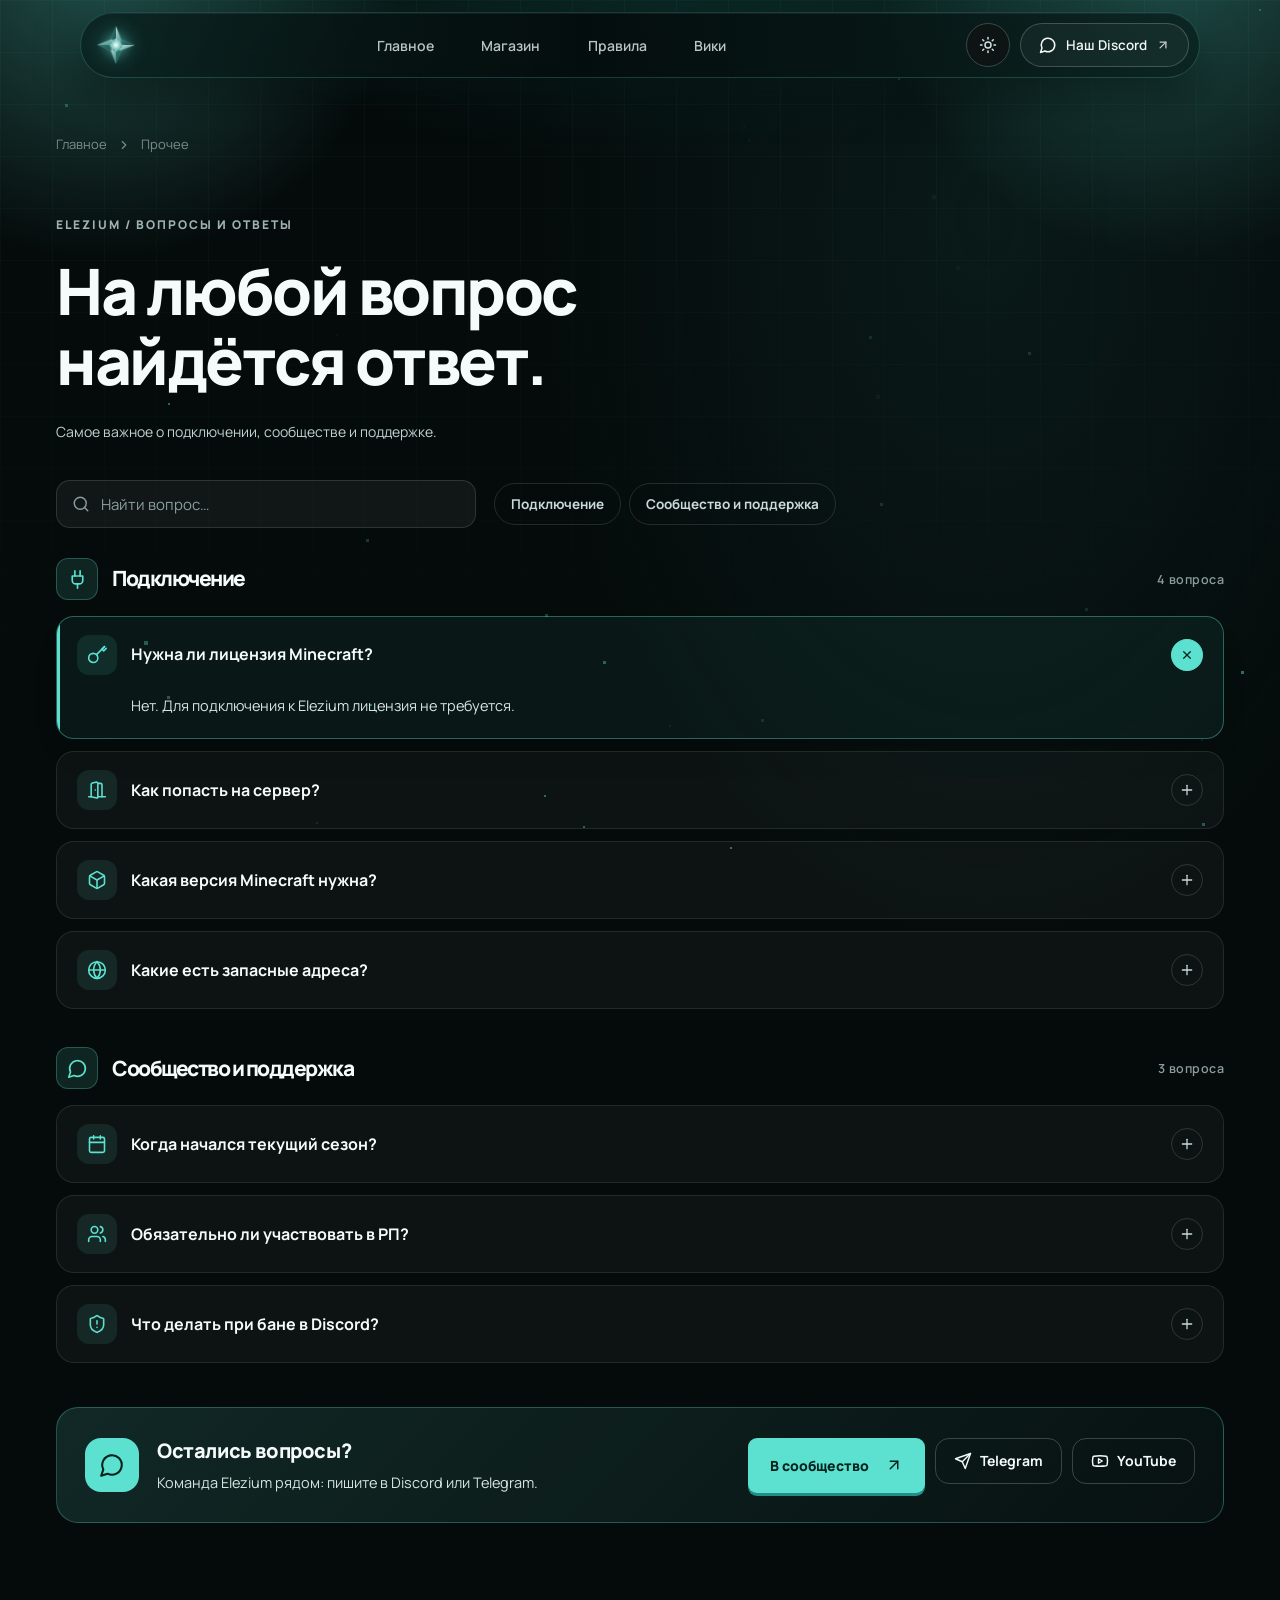
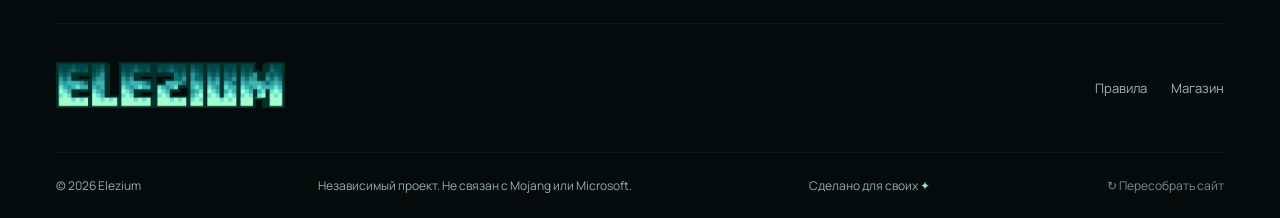
<file: more.html>
<!DOCTYPE html>
<html lang="ru">
<head>
<meta charset="utf-8">
<meta name="viewport" content="width=device-width, initial-scale=1">
<title>Вопросы и поддержка — Elezium</title>
<meta name="description" content="Ванильный Minecraft-сервер Elezium: необязательный РП, города и сообщество. Начни свою историю на vanillatech.site.">
<meta property="og:type" content="website">
<meta property="og:site_name" content="ELEZIUM">
<meta property="og:title" content="Вопросы и поддержка — Elezium">
<meta property="og:description" content="Ванильный Minecraft-сервер Elezium: необязательный РП, города и сообщество. Начни свою историю на vanillatech.site.">
<meta property="og:url" content="https://ibronchikss.github.io/more.html">
<meta property="og:image" content="https://ibronchikss.github.io/assets/images/og-image.png">
<meta property="og:image:secure_url" content="https://ibronchikss.github.io/assets/images/og-image.png">
<meta property="og:image:type" content="image/png">
<meta property="og:image:width" content="1200">
<meta property="og:image:height" content="630">
<meta property="og:image:alt" content="Логотип Elezium — кристальная звезда">
<meta property="og:locale" content="ru_RU">
<meta name="twitter:card" content="summary_large_image">
<meta name="twitter:title" content="Вопросы и поддержка — Elezium">
<meta name="twitter:description" content="Ванильный Minecraft-сервер Elezium: необязательный РП, города и сообщество. Начни свою историю на vanillatech.site.">
<meta name="twitter:image" content="https://ibronchikss.github.io/assets/images/og-image.png">
<meta name="theme-color" content="#050b0b">
<link rel="icon" type="image/png" href="assets/images/elezium-logo.png">
<script>try{var t=localStorage.getItem("astrum-theme");document.documentElement.setAttribute("data-theme",t==="light"?"light":"dark")}catch(e){document.documentElement.setAttribute("data-theme","dark")}</script>
<script>try{var d=document.documentElement;if(!window.matchMedia("(prefers-reduced-motion: reduce)").matches){if(!localStorage.getItem("elezium-intro")||/[?&]intro(=|&|$)/.test(location.search))d.classList.add("boot-on");else if(sessionStorage.getItem("fx-wipe"))d.classList.add("wipe-in")}}catch(e){}</script>
<link rel="stylesheet" href="assets/css/style.css">
<link rel="stylesheet" href="assets/css/extra.css">
<link rel="stylesheet" href="assets/css/light.css">
<link rel="stylesheet" href="assets/css/fx.css">
</head>
<body class="antialiased">
<div class="astrum-site"><header class="site-header"><a class="brand brand-logo brand-icon" href="index.html" aria-label="Elezium — на главную"><img src="assets/images/elezium-icon.png" alt="Elezium" width="192" height="192"></a><nav class="main-nav" aria-label="Главная навигация"><a class="" href="index.html"><svg class="nav-icon" xmlns="http://www.w3.org/2000/svg" width="20" height="20" viewBox="0 0 24 24" fill="none" stroke="currentColor" stroke-width="2" stroke-linecap="round" stroke-linejoin="round" aria-hidden="true"><path d="M15 21v-8a1 1 0 0 0-1-1h-4a1 1 0 0 0-1 1v8"></path><path d="M3 10a2 2 0 0 1 .709-1.528l7-5.999a2 2 0 0 1 2.582 0l7 5.999A2 2 0 0 1 21 10v9a2 2 0 0 1-2 2H5a2 2 0 0 1-2-2z"></path></svg><span>Главное</span></a><a class="" href="shop.html"><svg class="nav-icon" xmlns="http://www.w3.org/2000/svg" width="20" height="20" viewBox="0 0 24 24" fill="none" stroke="currentColor" stroke-width="2" stroke-linecap="round" stroke-linejoin="round" aria-hidden="true"><path d="M6 2 3 6v14a2 2 0 0 0 2 2h14a2 2 0 0 0 2-2V6l-3-4Z"></path><path d="M3 6h18"></path><path d="M16 10a4 4 0 0 1-8 0"></path></svg><span>Магазин</span></a><a class="" href="rules.html"><svg class="nav-icon" xmlns="http://www.w3.org/2000/svg" width="20" height="20" viewBox="0 0 24 24" fill="none" stroke="currentColor" stroke-width="2" stroke-linecap="round" stroke-linejoin="round" aria-hidden="true"><path d="M15 12h-5"></path><path d="M15 8h-5"></path><path d="M19 17V5a2 2 0 0 0-2-2H4"></path><path d="M8 21h12a2 2 0 0 0 2-2v-1a1 1 0 0 0-1-1H11a1 1 0 0 0-1 1v1a2 2 0 1 1-4 0V5a2 2 0 1 0-4 0v2a1 1 0 0 0 1 1h3"></path></svg><span>Правила</span></a><a class="" href="wiki.html"><svg class="nav-icon" xmlns="http://www.w3.org/2000/svg" width="20" height="20" viewBox="0 0 24 24" fill="none" stroke="currentColor" stroke-width="2" stroke-linecap="round" stroke-linejoin="round" aria-hidden="true"><path d="M12 7v14"></path><path d="M3 18a1 1 0 0 1-1-1V4a1 1 0 0 1 1-1h5a4 4 0 0 1 4 4 4 4 0 0 1 4-4h5a1 1 0 0 1 1 1v13a1 1 0 0 1-1 1h-6a3 3 0 0 0-3 3 3 3 0 0 0-3-3z"></path></svg><span>Вики</span></a></nav><div class="header-tools"><button class="theme-toggle" type="button" aria-label="Сменить тему: светлая или тёмная" title="Сменить тему"><svg class="icon-sun" xmlns="http://www.w3.org/2000/svg" width="18" height="18" viewBox="0 0 24 24" fill="none" stroke="currentColor" stroke-width="2" stroke-linecap="round" stroke-linejoin="round" aria-hidden="true"><circle cx="12" cy="12" r="4"></circle><path d="M12 2v2"></path><path d="M12 20v2"></path><path d="m4.93 4.93 1.41 1.41"></path><path d="m17.66 17.66 1.41 1.41"></path><path d="M2 12h2"></path><path d="M20 12h2"></path><path d="m6.34 17.66-1.41 1.41"></path><path d="m19.07 4.93-1.41 1.41"></path></svg><svg class="icon-moon" xmlns="http://www.w3.org/2000/svg" width="18" height="18" viewBox="0 0 24 24" fill="none" stroke="currentColor" stroke-width="2" stroke-linecap="round" stroke-linejoin="round" aria-hidden="true"><path d="M12 3a6 6 0 0 0 9 9 9 9 0 1 1-9-9Z"></path></svg></button><a href="https://discord.gg/e6pXG4M3T2" target="_blank" rel="noopener noreferrer" class="header-cta"><svg class="cta-icon" xmlns="http://www.w3.org/2000/svg" width="18" height="18" viewBox="0 0 24 24" fill="none" stroke="currentColor" stroke-width="2" stroke-linecap="round" stroke-linejoin="round" aria-hidden="true"><path d="M7.9 20A9 9 0 1 0 4 16.1L2 22Z"/></svg><span>Наш Discord</span><svg class="cta-arrow" xmlns="http://www.w3.org/2000/svg" width="14" height="14" viewBox="0 0 24 24" fill="none" stroke="currentColor" stroke-width="2.2" stroke-linecap="round" stroke-linejoin="round" aria-hidden="true"><path d="M7 7h10v10"/><path d="M7 17 17 7"/></svg></a></div><button class="menu-toggle" aria-label="Открыть меню"><svg xmlns="http://www.w3.org/2000/svg" width="24" height="24" viewBox="0 0 24 24" fill="none" stroke="currentColor" stroke-width="2" stroke-linecap="round" stroke-linejoin="round" class="lucide lucide-menu" aria-hidden="true"><path d="M4 5h16"></path><path d="M4 12h16"></path><path d="M4 19h16"></path></svg></button></header><main><section class="wrap inner-page qa-page"><div class="breadcrumbs"><a href="index.html">Главное</a><svg xmlns="http://www.w3.org/2000/svg" width="14" height="14" viewBox="0 0 24 24" fill="none" stroke="currentColor" stroke-width="2" stroke-linecap="round" stroke-linejoin="round" class="lucide lucide-chevron-right" aria-hidden="true"><path d="m9 18 6-6-6-6"></path></svg><span>Прочее</span></div><span class="eyebrow">ELEZIUM / ВОПРОСЫ И ОТВЕТЫ</span><h1>На любой вопрос<br>найдётся ответ.</h1><p class="page-intro">Самое важное о подключении, сообществе и поддержке.</p><div class="qa-tools"><label class="qa-search"><svg xmlns="http://www.w3.org/2000/svg" viewBox="0 0 24 24" fill="none" stroke="currentColor" stroke-width="1.9" stroke-linecap="round" stroke-linejoin="round" aria-hidden="true"><circle cx="11" cy="11" r="8"/><path d="m21 21-4.3-4.3"/></svg><input type="search" id="qa-search" placeholder="Найти вопрос…" autocomplete="off" aria-label="Поиск по вопросам"></label><nav class="qa-tabs" aria-label="Разделы"><a href="#qa-join">Подключение</a><a href="#qa-community">Сообщество и поддержка</a></nav></div><div class="qa-groups"><section class="qa-group" id="qa-join"><h2 class="qa-group-title"><span class="qa-gicon"><svg xmlns="http://www.w3.org/2000/svg" viewBox="0 0 24 24" fill="none" stroke="currentColor" stroke-width="1.9" stroke-linecap="round" stroke-linejoin="round" aria-hidden="true"><path d="M12 22v-5"/><path d="M9 8V2"/><path d="M15 8V2"/><path d="M18 8v5a4 4 0 0 1-4 4h-4a4 4 0 0 1-4-4V8Z"/></svg></span><span>Подключение</span><small>4 вопроса</small></h2><div class="qa-list"><details class="qa-item" open><summary><span class="qa-ico"><svg xmlns="http://www.w3.org/2000/svg" viewBox="0 0 24 24" fill="none" stroke="currentColor" stroke-width="1.9" stroke-linecap="round" stroke-linejoin="round" aria-hidden="true"><path d="m21 2-9.6 9.6"/><circle cx="7.5" cy="15.5" r="5.5"/><path d="m21 2-3 3 2 2 3-3"/></svg></span><span class="qa-q">Нужна ли лицензия Minecraft?</span><span class="qa-plus"><svg xmlns="http://www.w3.org/2000/svg" viewBox="0 0 24 24" fill="none" stroke="currentColor" stroke-width="1.9" stroke-linecap="round" stroke-linejoin="round" aria-hidden="true"><path d="M5 12h14"/><path d="M12 5v14"/></svg></span></summary><div class="qa-a"><p>Нет. Для подключения к Elezium лицензия не требуется.</p></div></details><details class="qa-item"><summary><span class="qa-ico"><svg xmlns="http://www.w3.org/2000/svg" viewBox="0 0 24 24" fill="none" stroke="currentColor" stroke-width="1.9" stroke-linecap="round" stroke-linejoin="round" aria-hidden="true"><path d="M13 4h3a2 2 0 0 1 2 2v14"/><path d="M2 20h3"/><path d="M13 20h9"/><path d="M10 12v.01"/><path d="M13 4.562v16.157a1 1 0 0 1-1.242.97L5 20V5.562a2 2 0 0 1 1.515-1.94l4-1A2 2 0 0 1 13 4.561Z"/></svg></span><span class="qa-q">Как попасть на сервер?</span><span class="qa-plus"><svg xmlns="http://www.w3.org/2000/svg" viewBox="0 0 24 24" fill="none" stroke="currentColor" stroke-width="1.9" stroke-linecap="round" stroke-linejoin="round" aria-hidden="true"><path d="M5 12h14"/><path d="M12 5v14"/></svg></span></summary><div class="qa-a"><p>Заявка не нужна. Зайдите в наш Discord, затем на сервер и зарегистрируйтесь: в игре появится код. Отправьте его в канал привязки в Discord, и всё готово.</p></div></details><details class="qa-item"><summary><span class="qa-ico"><svg xmlns="http://www.w3.org/2000/svg" viewBox="0 0 24 24" fill="none" stroke="currentColor" stroke-width="1.9" stroke-linecap="round" stroke-linejoin="round" aria-hidden="true"><path d="M21 8a2 2 0 0 0-1-1.73l-7-4a2 2 0 0 0-2 0l-7 4A2 2 0 0 0 3 8v8a2 2 0 0 0 1 1.73l7 4a2 2 0 0 0 2 0l7-4A2 2 0 0 0 21 16Z"/><path d="m3.3 7 8.7 5 8.7-5"/><path d="M12 22V12"/></svg></span><span class="qa-q">Какая версия Minecraft нужна?</span><span class="qa-plus"><svg xmlns="http://www.w3.org/2000/svg" viewBox="0 0 24 24" fill="none" stroke="currentColor" stroke-width="1.9" stroke-linecap="round" stroke-linejoin="round" aria-hidden="true"><path d="M5 12h14"/><path d="M12 5v14"/></svg></span></summary><div class="qa-a"><p>Сервер поддерживает версии <strong>1.21.11–26.2</strong>. Рекомендуемая версия — <strong>26.2</strong>.</p></div></details><details class="qa-item"><summary><span class="qa-ico"><svg xmlns="http://www.w3.org/2000/svg" viewBox="0 0 24 24" fill="none" stroke="currentColor" stroke-width="1.9" stroke-linecap="round" stroke-linejoin="round" aria-hidden="true"><circle cx="12" cy="12" r="10"/><path d="M12 2a14.5 14.5 0 0 0 0 20 14.5 14.5 0 0 0 0-20"/><path d="M2 12h20"/></svg></span><span class="qa-q">Какие есть запасные адреса?</span><span class="qa-plus"><svg xmlns="http://www.w3.org/2000/svg" viewBox="0 0 24 24" fill="none" stroke="currentColor" stroke-width="1.9" stroke-linecap="round" stroke-linejoin="round" aria-hidden="true"><path d="M5 12h14"/><path d="M12 5v14"/></svg></span></summary><div class="qa-a"><p>Основной адрес — <strong>vanillatech.site</strong>. Если он не открывается, попробуйте один из запасных:</p><div class="qa-addrs"><code class="qa-addr">vanillatech.site</code><code class="qa-addr">mc.vanillatech.site</code><code class="qa-addr">game.vanillatech.site</code><code class="qa-addr">play.vanillatech.site</code></div></div></details></div></section><section class="qa-group" id="qa-community"><h2 class="qa-group-title"><span class="qa-gicon"><svg xmlns="http://www.w3.org/2000/svg" viewBox="0 0 24 24" fill="none" stroke="currentColor" stroke-width="1.9" stroke-linecap="round" stroke-linejoin="round" aria-hidden="true"><path d="M7.9 20A9 9 0 1 0 4 16.1L2 22Z"/></svg></span><span>Сообщество и поддержка</span><small>3 вопроса</small></h2><div class="qa-list"><details class="qa-item"><summary><span class="qa-ico"><svg xmlns="http://www.w3.org/2000/svg" viewBox="0 0 24 24" fill="none" stroke="currentColor" stroke-width="1.9" stroke-linecap="round" stroke-linejoin="round" aria-hidden="true"><path d="M8 2v4"/><path d="M16 2v4"/><rect width="18" height="18" x="3" y="4" rx="2"/><path d="M3 10h18"/></svg></span><span class="qa-q">Когда начался текущий сезон?</span><span class="qa-plus"><svg xmlns="http://www.w3.org/2000/svg" viewBox="0 0 24 24" fill="none" stroke="currentColor" stroke-width="1.9" stroke-linecap="round" stroke-linejoin="round" aria-hidden="true"><path d="M5 12h14"/><path d="M12 5v14"/></svg></span></summary><div class="qa-a"><p>Первый сезон шёл с 1 июля до 20 августа 2026 года. <strong>25 августа</strong> начался второй сезон, он идёт сейчас.</p></div></details><details class="qa-item"><summary><span class="qa-ico"><svg xmlns="http://www.w3.org/2000/svg" viewBox="0 0 24 24" fill="none" stroke="currentColor" stroke-width="1.9" stroke-linecap="round" stroke-linejoin="round" aria-hidden="true"><path d="M16 21v-2a4 4 0 0 0-4-4H6a4 4 0 0 0-4 4v2"/><circle cx="9" cy="7" r="4"/><path d="M22 21v-2a4 4 0 0 0-3-3.87"/><path d="M16 3.13a4 4 0 0 1 0 7.75"/></svg></span><span class="qa-q">Обязательно ли участвовать в РП?</span><span class="qa-plus"><svg xmlns="http://www.w3.org/2000/svg" viewBox="0 0 24 24" fill="none" stroke="currentColor" stroke-width="1.9" stroke-linecap="round" stroke-linejoin="round" aria-hidden="true"><path d="M5 12h14"/><path d="M12 5v14"/></svg></span></summary><div class="qa-a"><p>Нет. Elezium — полу-РП проект: города, министры и другие структуры существуют, но участие в РП добровольное.</p></div></details><details class="qa-item"><summary><span class="qa-ico"><svg xmlns="http://www.w3.org/2000/svg" viewBox="0 0 24 24" fill="none" stroke="currentColor" stroke-width="1.9" stroke-linecap="round" stroke-linejoin="round" aria-hidden="true"><path d="M20 13c0 5-3.5 7.5-7.66 8.95a1 1 0 0 1-.67-.01C7.5 20.5 4 18 4 13V6a1 1 0 0 1 1-1c2 0 4.5-1.2 6.24-2.72a1.17 1.17 0 0 1 1.52 0C14.51 3.81 17 5 19 5a1 1 0 0 1 1 1z"/><path d="M12 8v4"/><path d="M12 16h.01"/></svg></span><span class="qa-q">Что делать при бане в Discord?</span><span class="qa-plus"><svg xmlns="http://www.w3.org/2000/svg" viewBox="0 0 24 24" fill="none" stroke="currentColor" stroke-width="1.9" stroke-linecap="round" stroke-linejoin="round" aria-hidden="true"><path d="M5 12h14"/><path d="M12 5v14"/></svg></span></summary><div class="qa-a"><p>Напишите в личные сообщения Discord пользователю <strong>@izumosaku</strong>. Покупка разбана не гарантирует снятие блокировки.</p></div></details></div></section><p class="qa-empty" id="qa-empty" hidden>Ничего не нашли. Спросите в Discord, там быстро ответят.</p></div><div class="qa-support"><div class="qa-support-text"><span class="qa-support-ico"><svg xmlns="http://www.w3.org/2000/svg" viewBox="0 0 24 24" fill="none" stroke="currentColor" stroke-width="1.9" stroke-linecap="round" stroke-linejoin="round" aria-hidden="true"><path d="M7.9 20A9 9 0 1 0 4 16.1L2 22Z"/></svg></span><div><h3>Остались вопросы?</h3><p>Команда Elezium рядом: пишите в Discord или Telegram.</p></div></div><div class="qa-support-actions"><a href="https://discord.gg/e6pXG4M3T2" target="_blank" rel="noopener noreferrer" class="button primary"><span>В сообщество</span><svg xmlns="http://www.w3.org/2000/svg" viewBox="0 0 24 24" fill="none" stroke="currentColor" stroke-width="1.9" stroke-linecap="round" stroke-linejoin="round" aria-hidden="true"><path d="M7 7h10v10"/><path d="M7 17 17 7"/></svg></a><a href="https://t.me/elezium_vanilla" target="_blank" rel="noopener noreferrer" class="qa-chip"><svg xmlns="http://www.w3.org/2000/svg" viewBox="0 0 24 24" fill="none" stroke="currentColor" stroke-width="1.9" stroke-linecap="round" stroke-linejoin="round" aria-hidden="true"><path d="m22 2-7 20-4-9-9-4Z"/><path d="M22 2 11 13"/></svg><span>Telegram</span></a><a href="https://youtube.com/@ibronci?si=vXo2a5nCGQvkY5sm" target="_blank" rel="noopener noreferrer" class="qa-chip"><svg xmlns="http://www.w3.org/2000/svg" viewBox="0 0 24 24" fill="none" stroke="currentColor" stroke-width="1.9" stroke-linecap="round" stroke-linejoin="round" aria-hidden="true"><path d="M2.5 17a24.12 24.12 0 0 1 0-10 2 2 0 0 1 1.4-1.4 49.56 49.56 0 0 1 16.2 0A2 2 0 0 1 21.5 7a24.12 24.12 0 0 1 0 10 2 2 0 0 1-1.4 1.4 49.55 49.55 0 0 1-16.2 0A2 2 0 0 1 2.5 17"/><path d="m10 15 5-3-5-3z"/></svg><span>YouTube</span></a></div></div></section></main><footer class="site-footer wrap"><div class="footer-top"><div class="footer-brand"><a class="brand brand-logo footer-logo" href="index.html" aria-label="Elezium — на главную"><img src="assets/images/elezium-wordmark.png" alt="Elezium" width="1118" height="225" loading="lazy"></a></div><div class="footer-links"><a href="rules.html">Правила</a><a href="shop.html">Магазин</a></div></div><div class="footer-bottom"><span>© 2026 Elezium</span><span>Независимый проект. Не связан с Mojang или Microsoft.</span><span>Сделано для своих <span class="accent">✦</span></span></div></footer></div>
<script src="assets/js/main.js" defer></script>
<script src="assets/js/fx.js" defer></script>
</body>
</html>
</file>
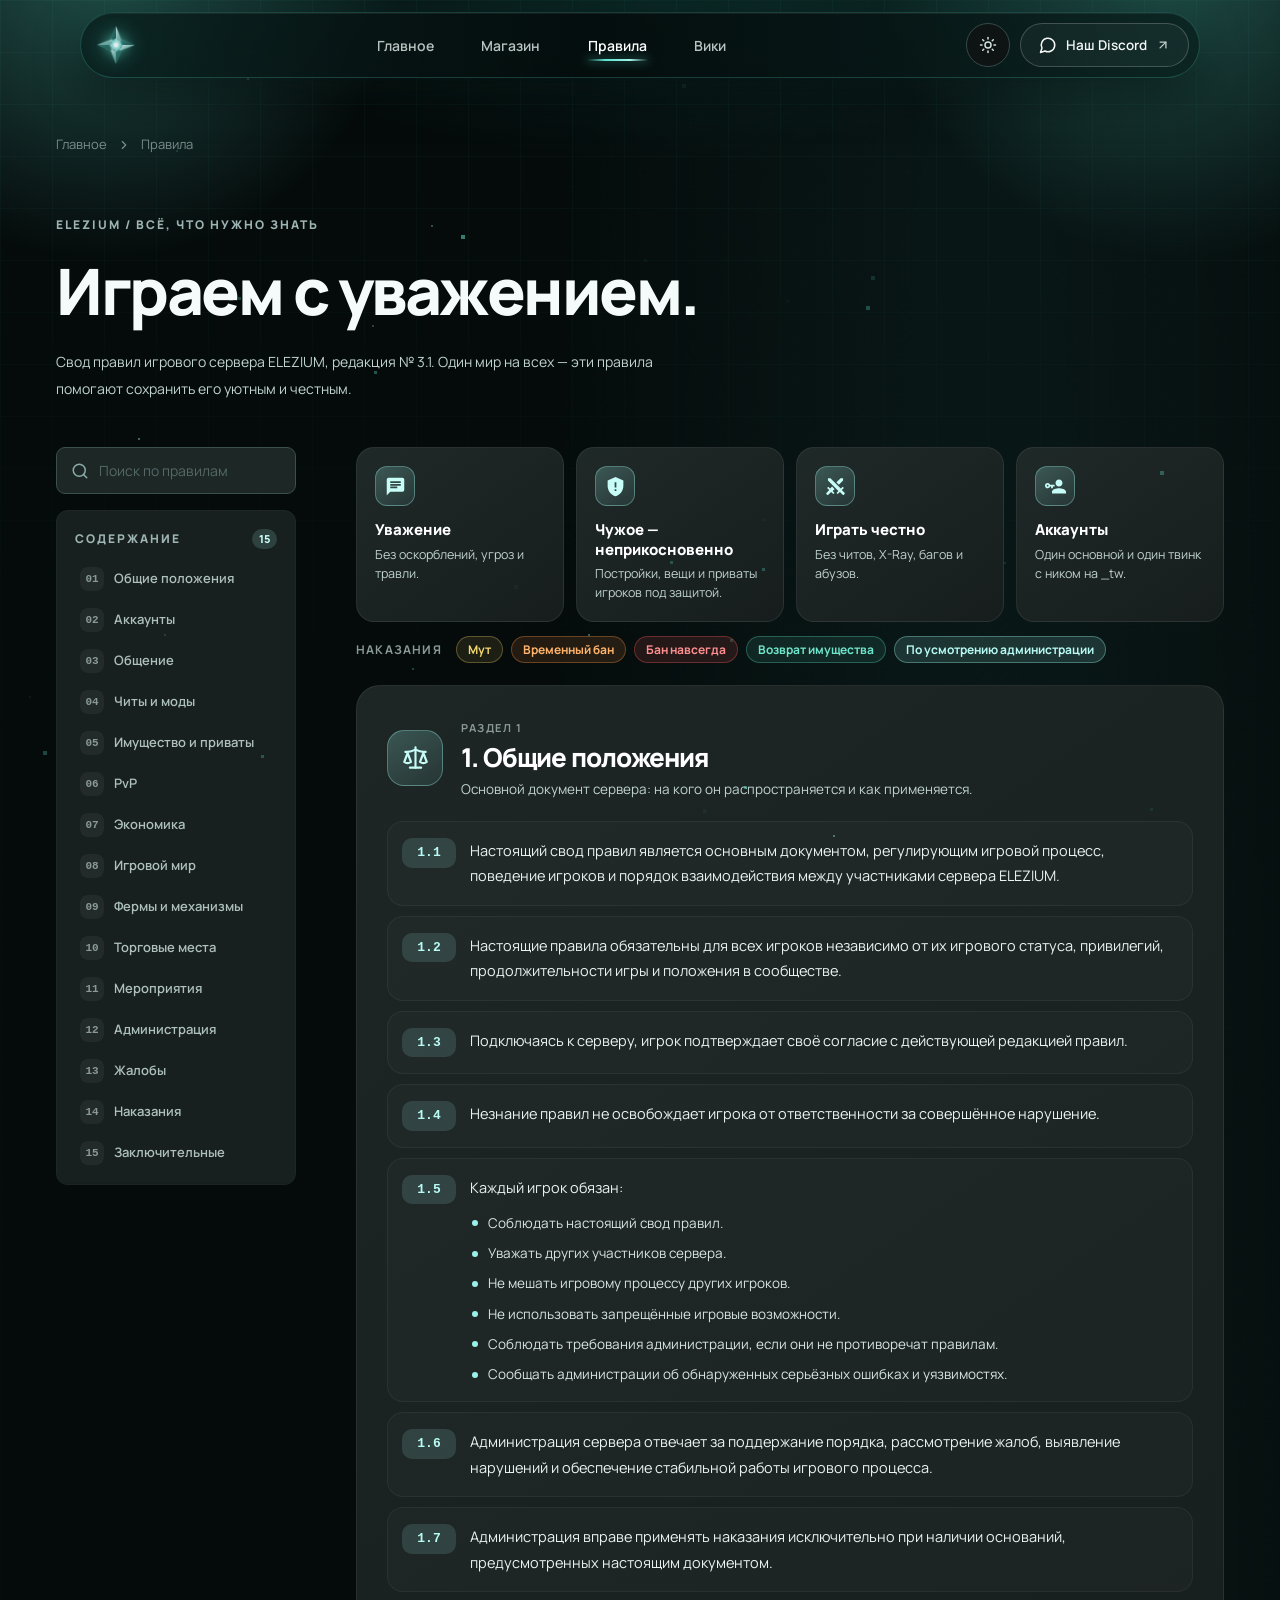
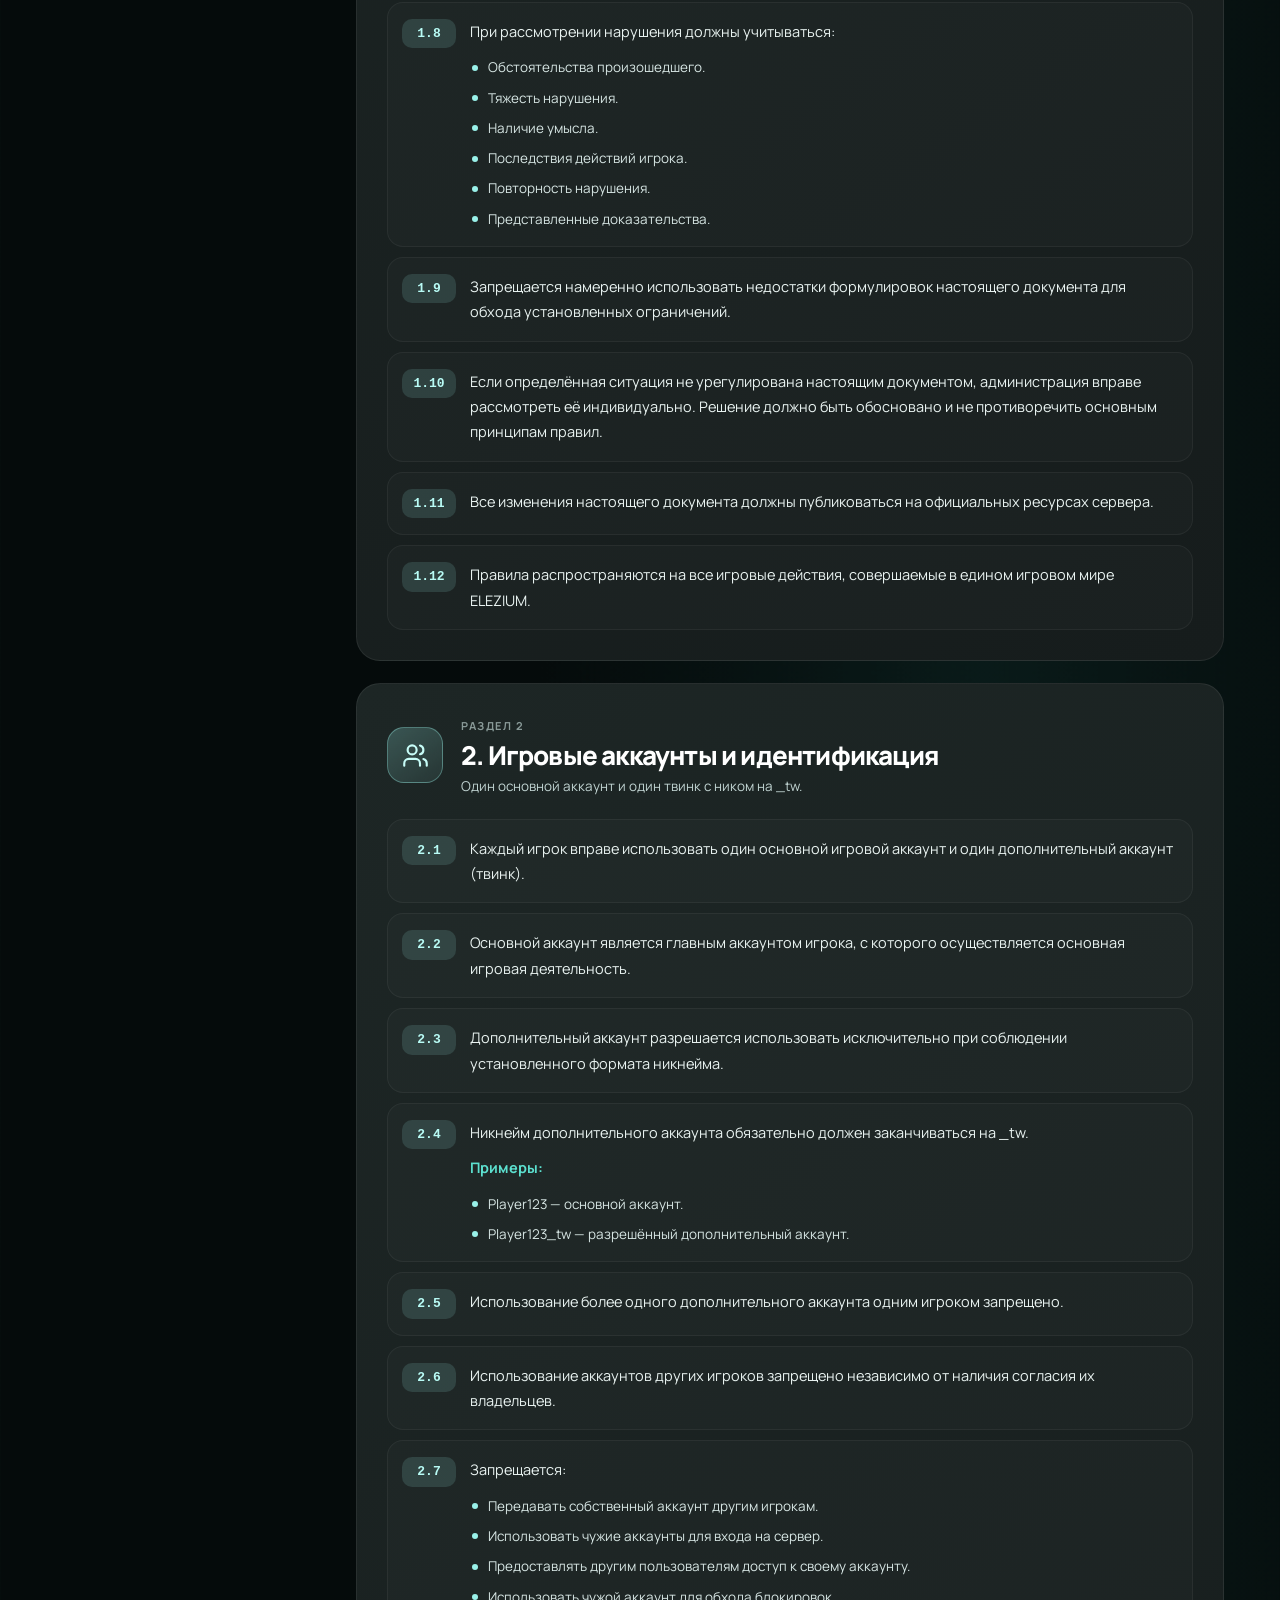
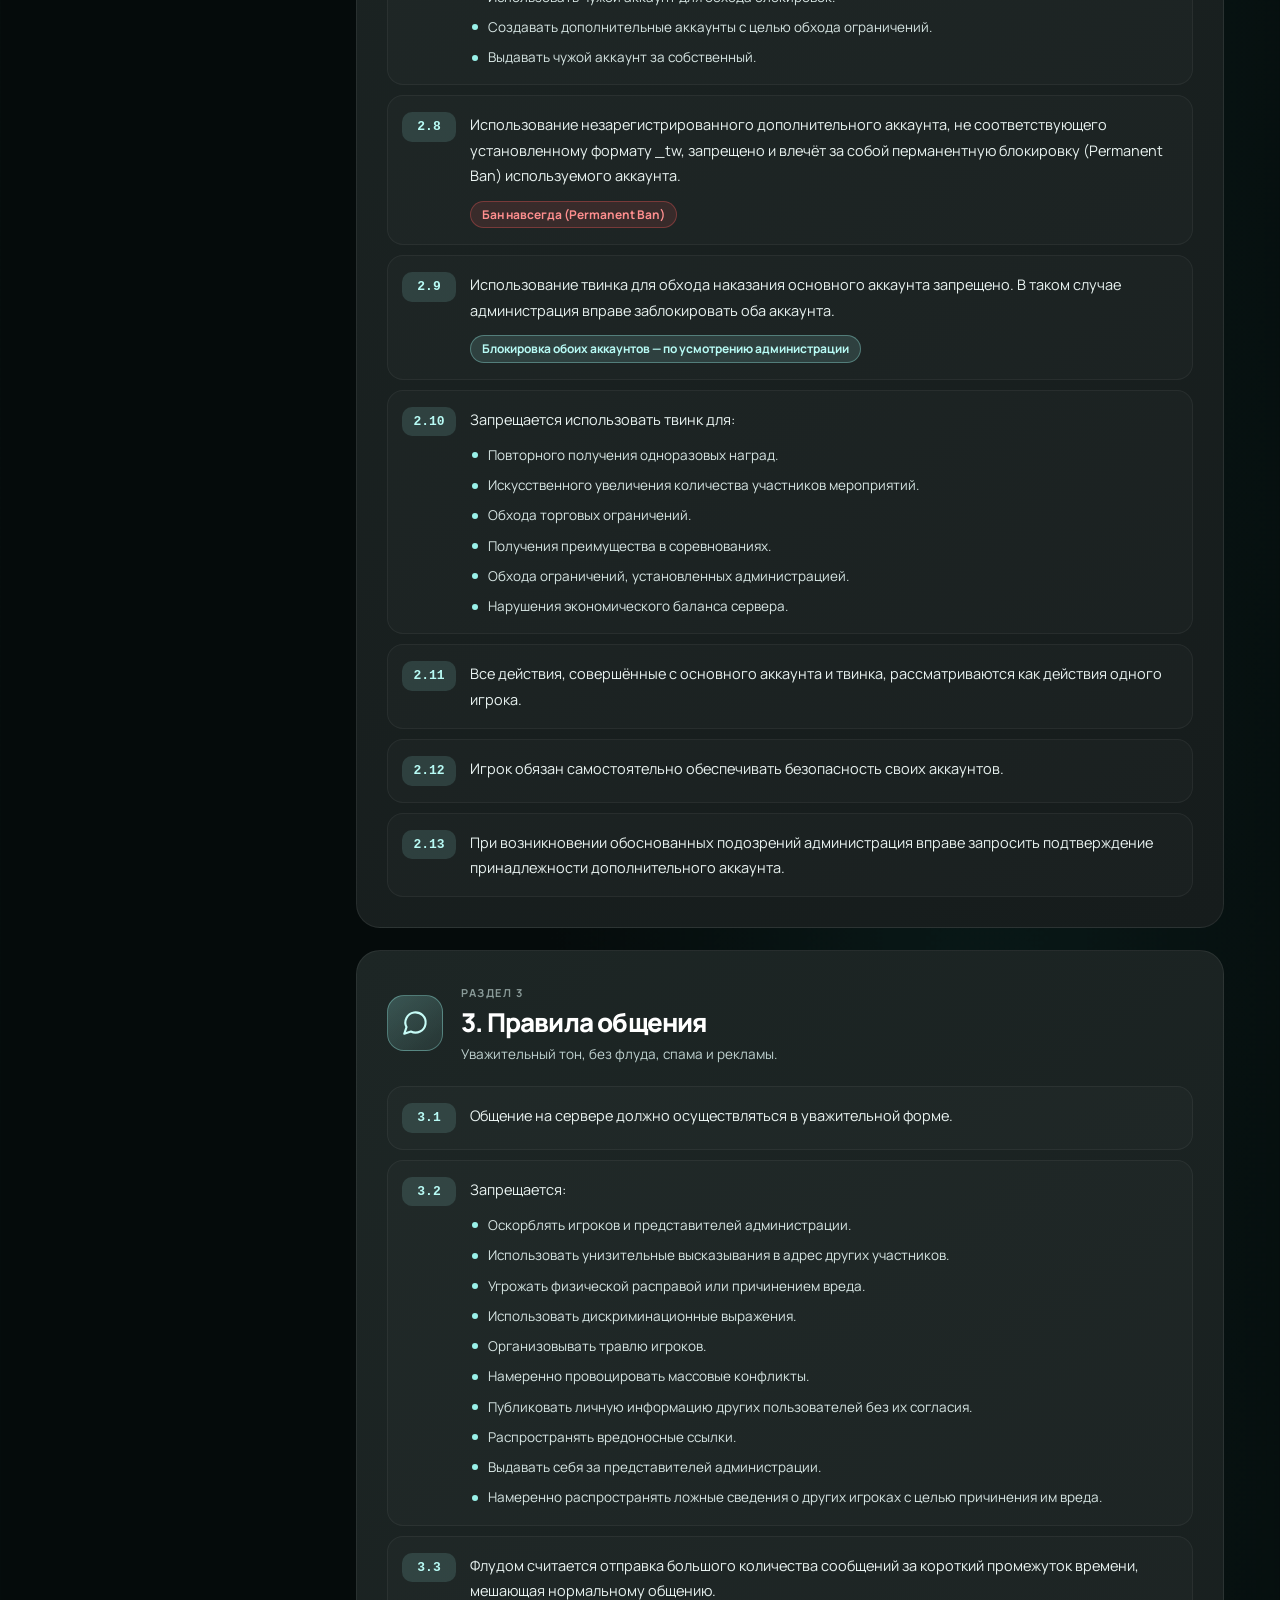
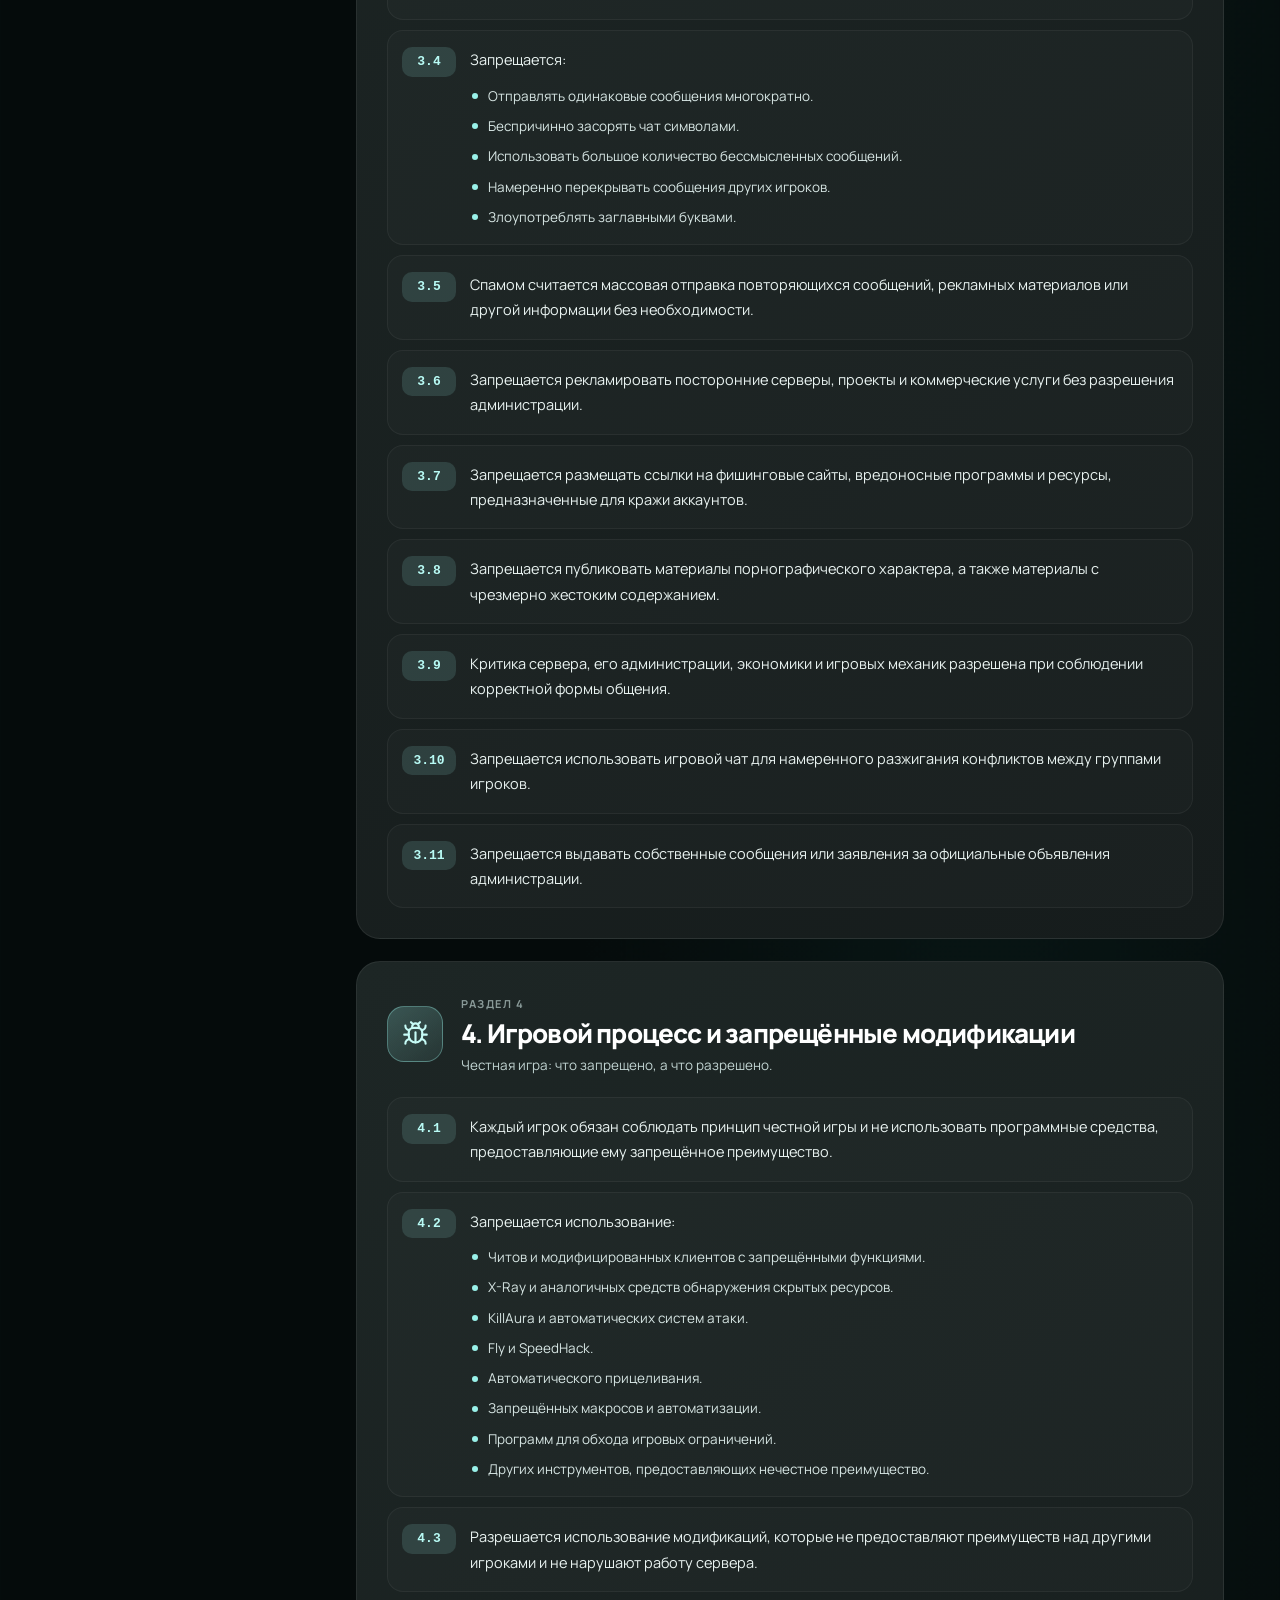
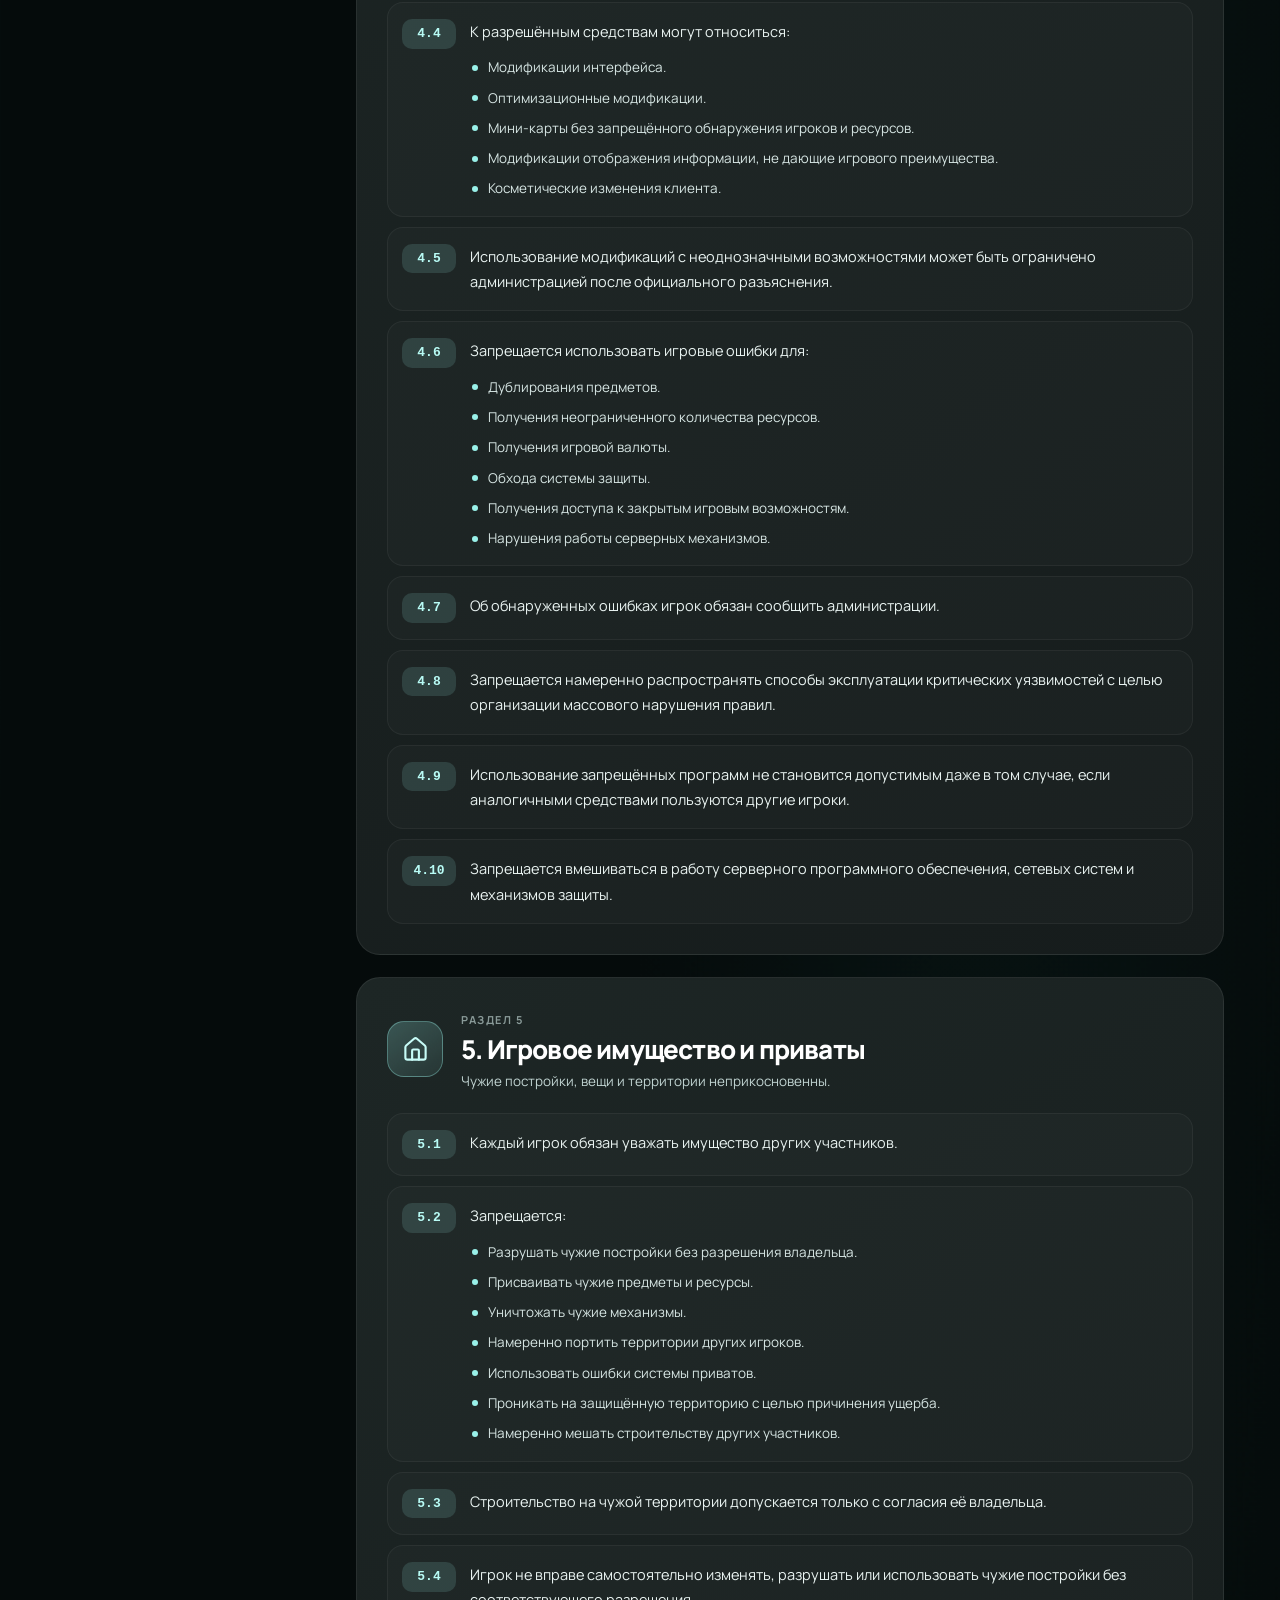
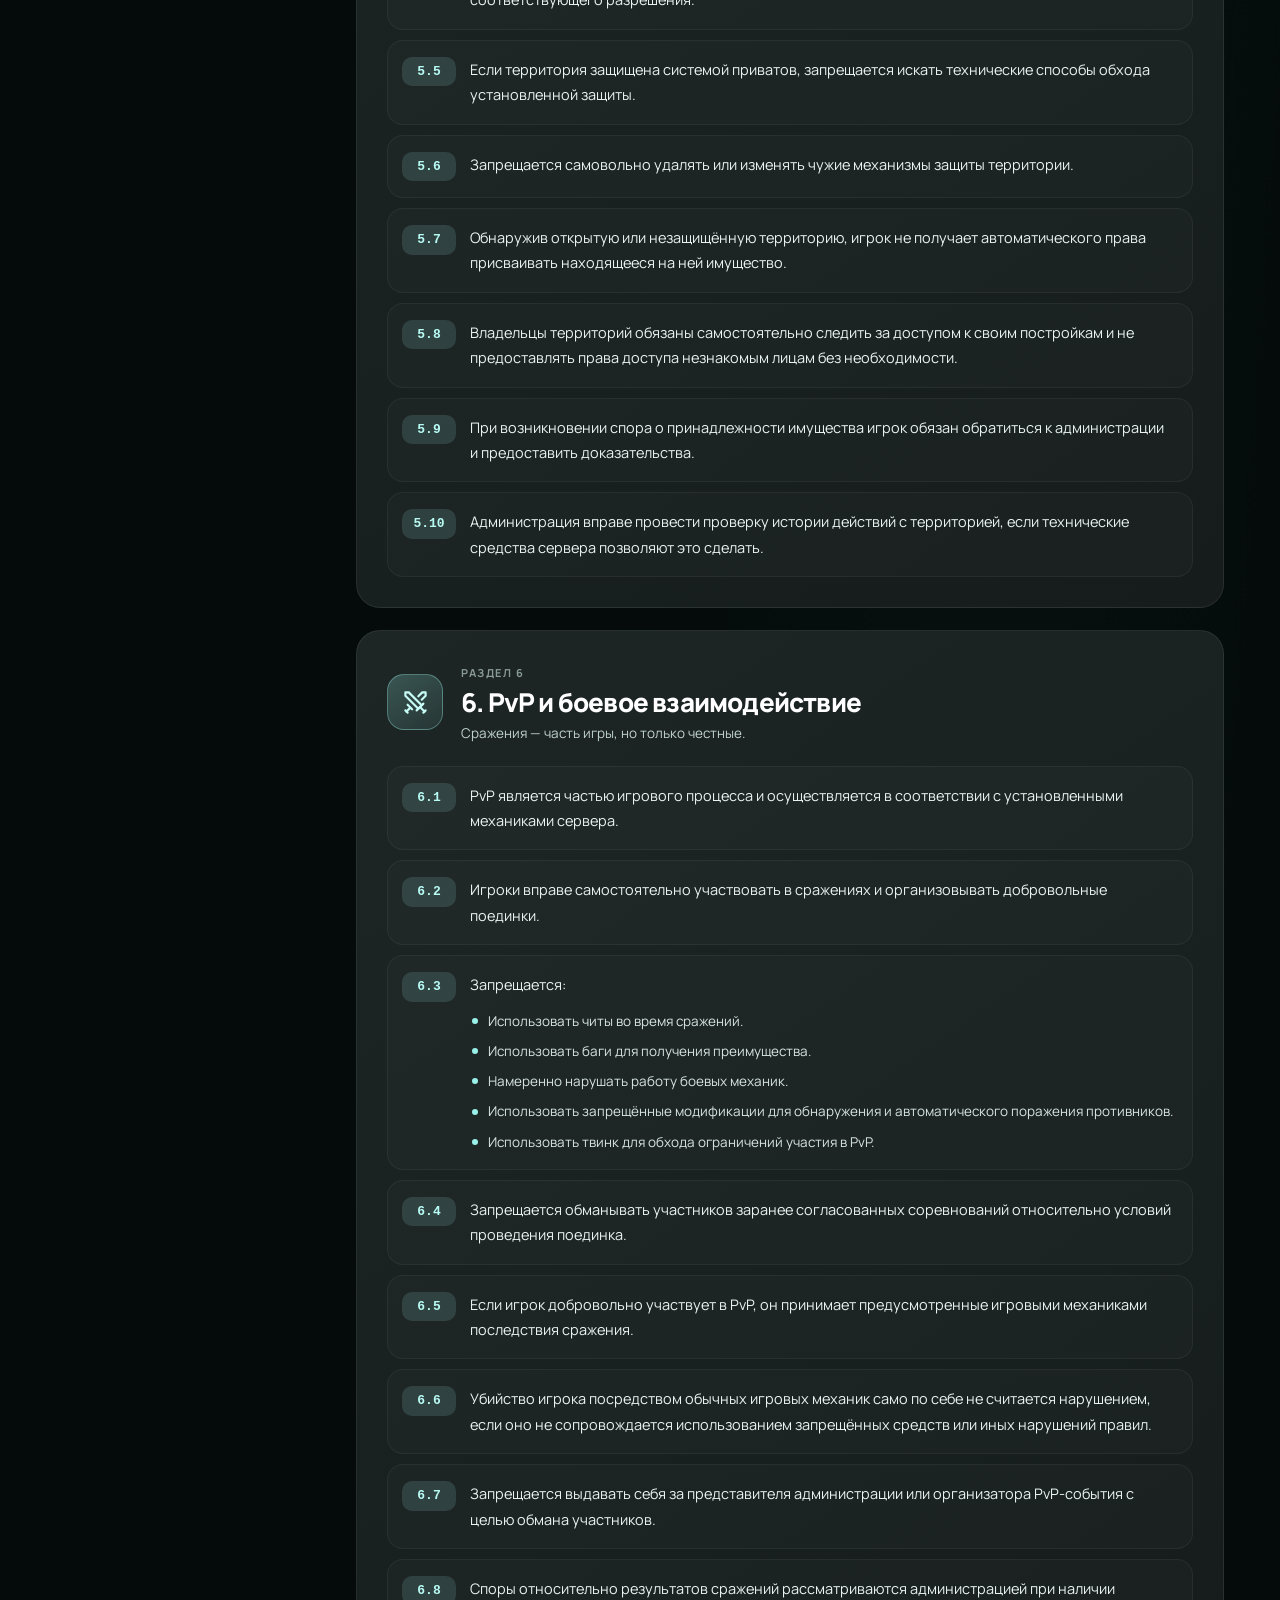
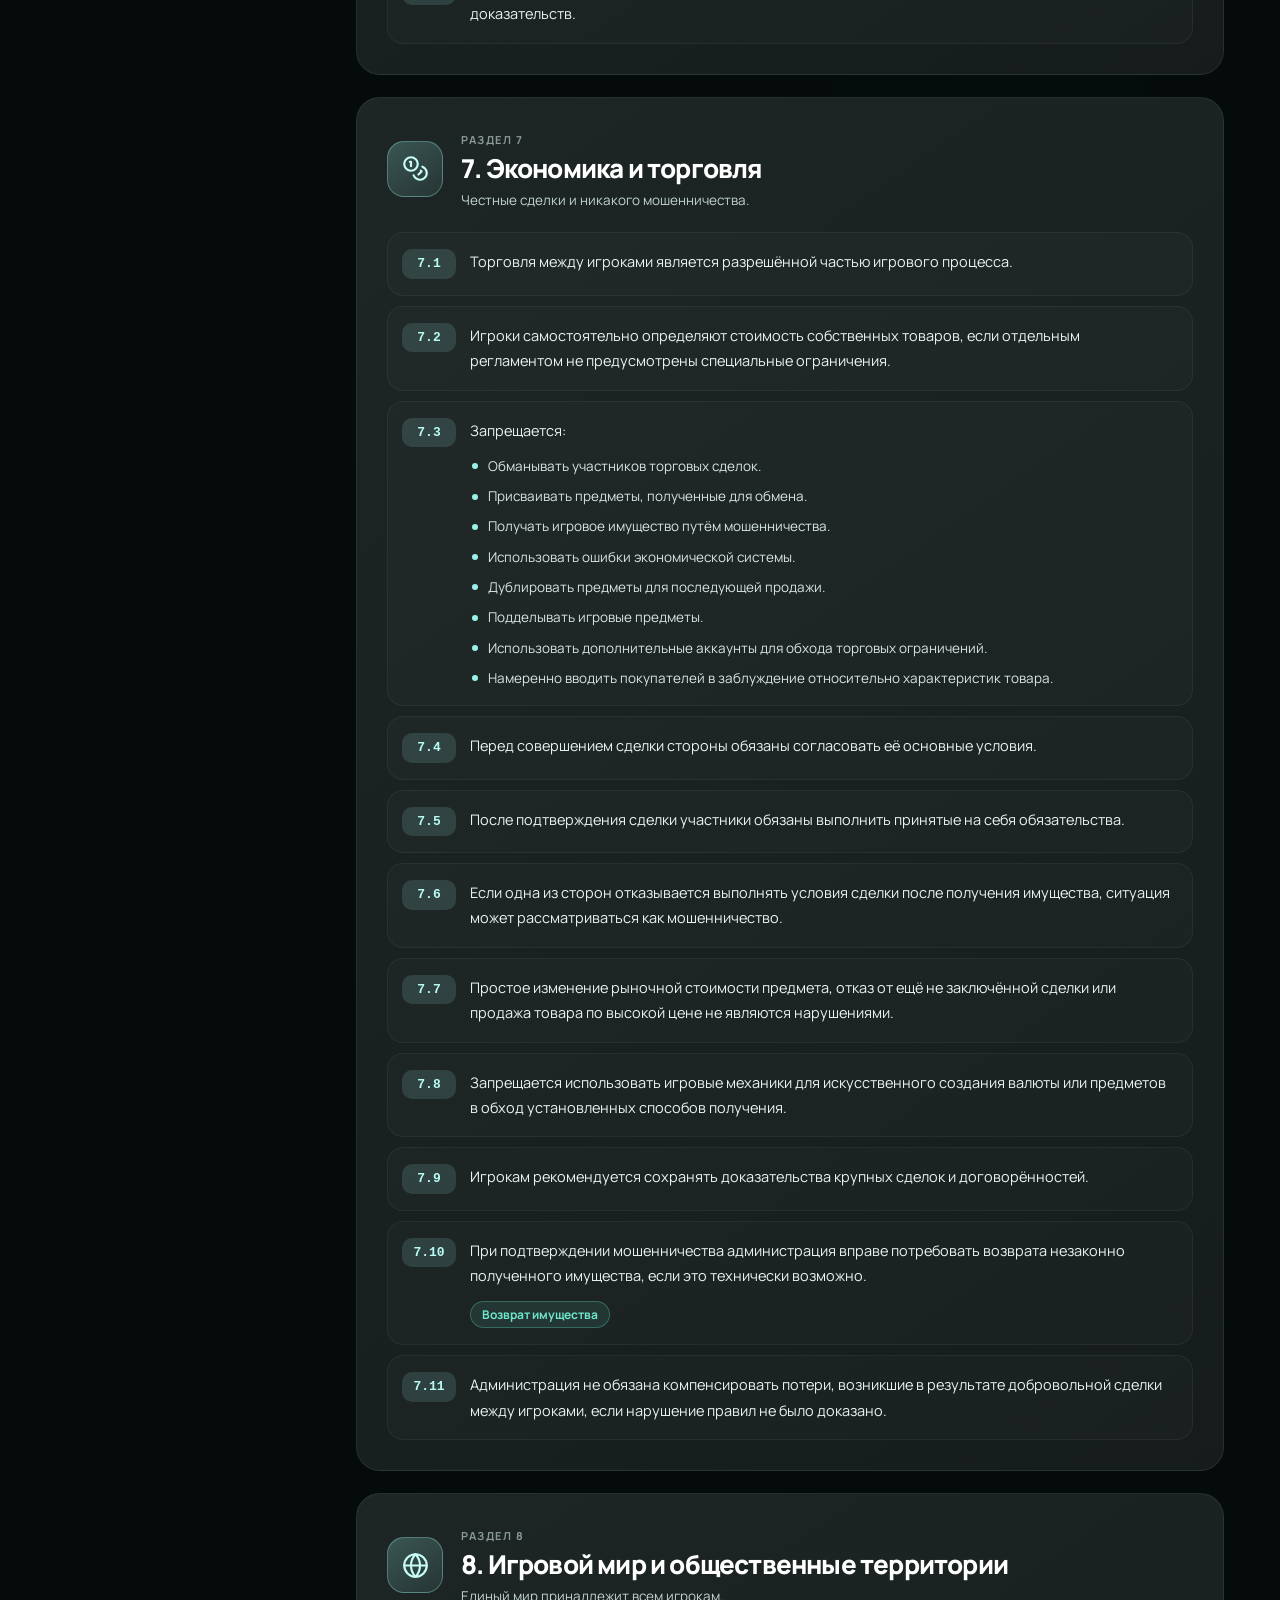
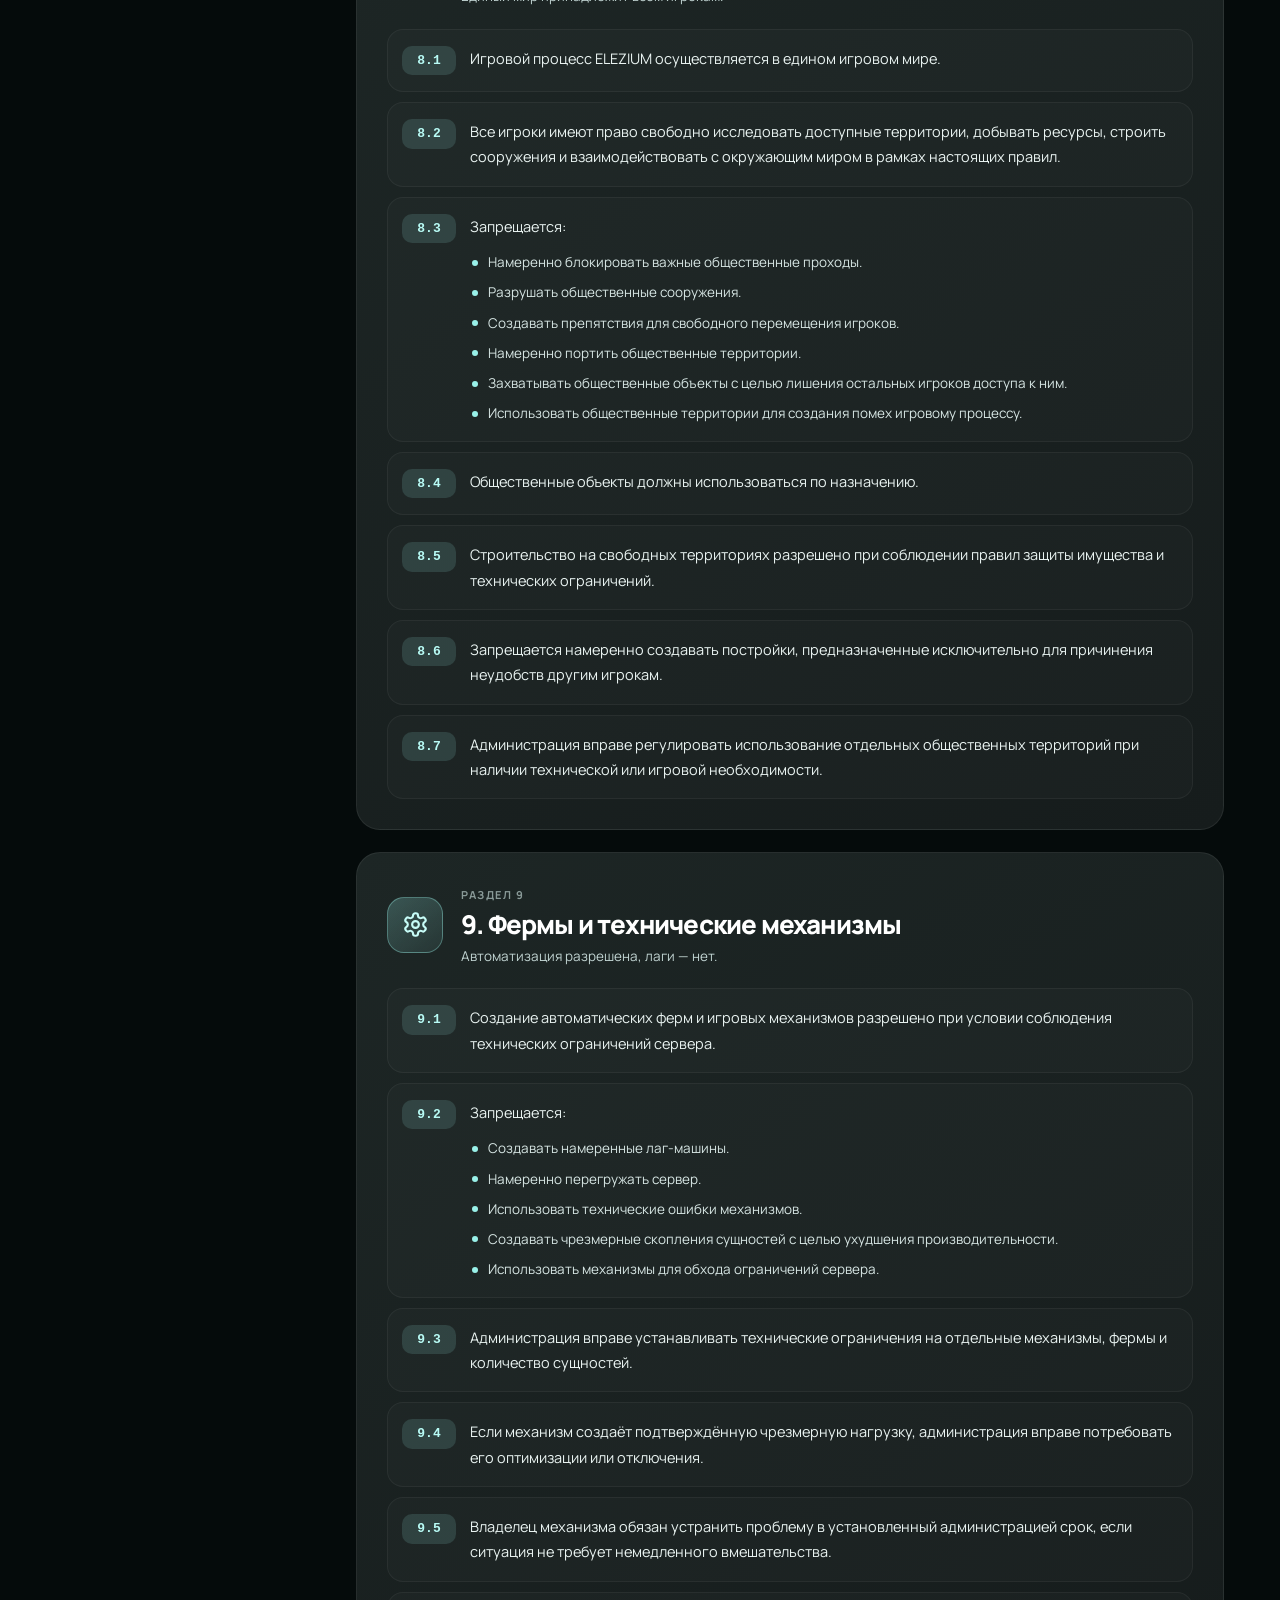
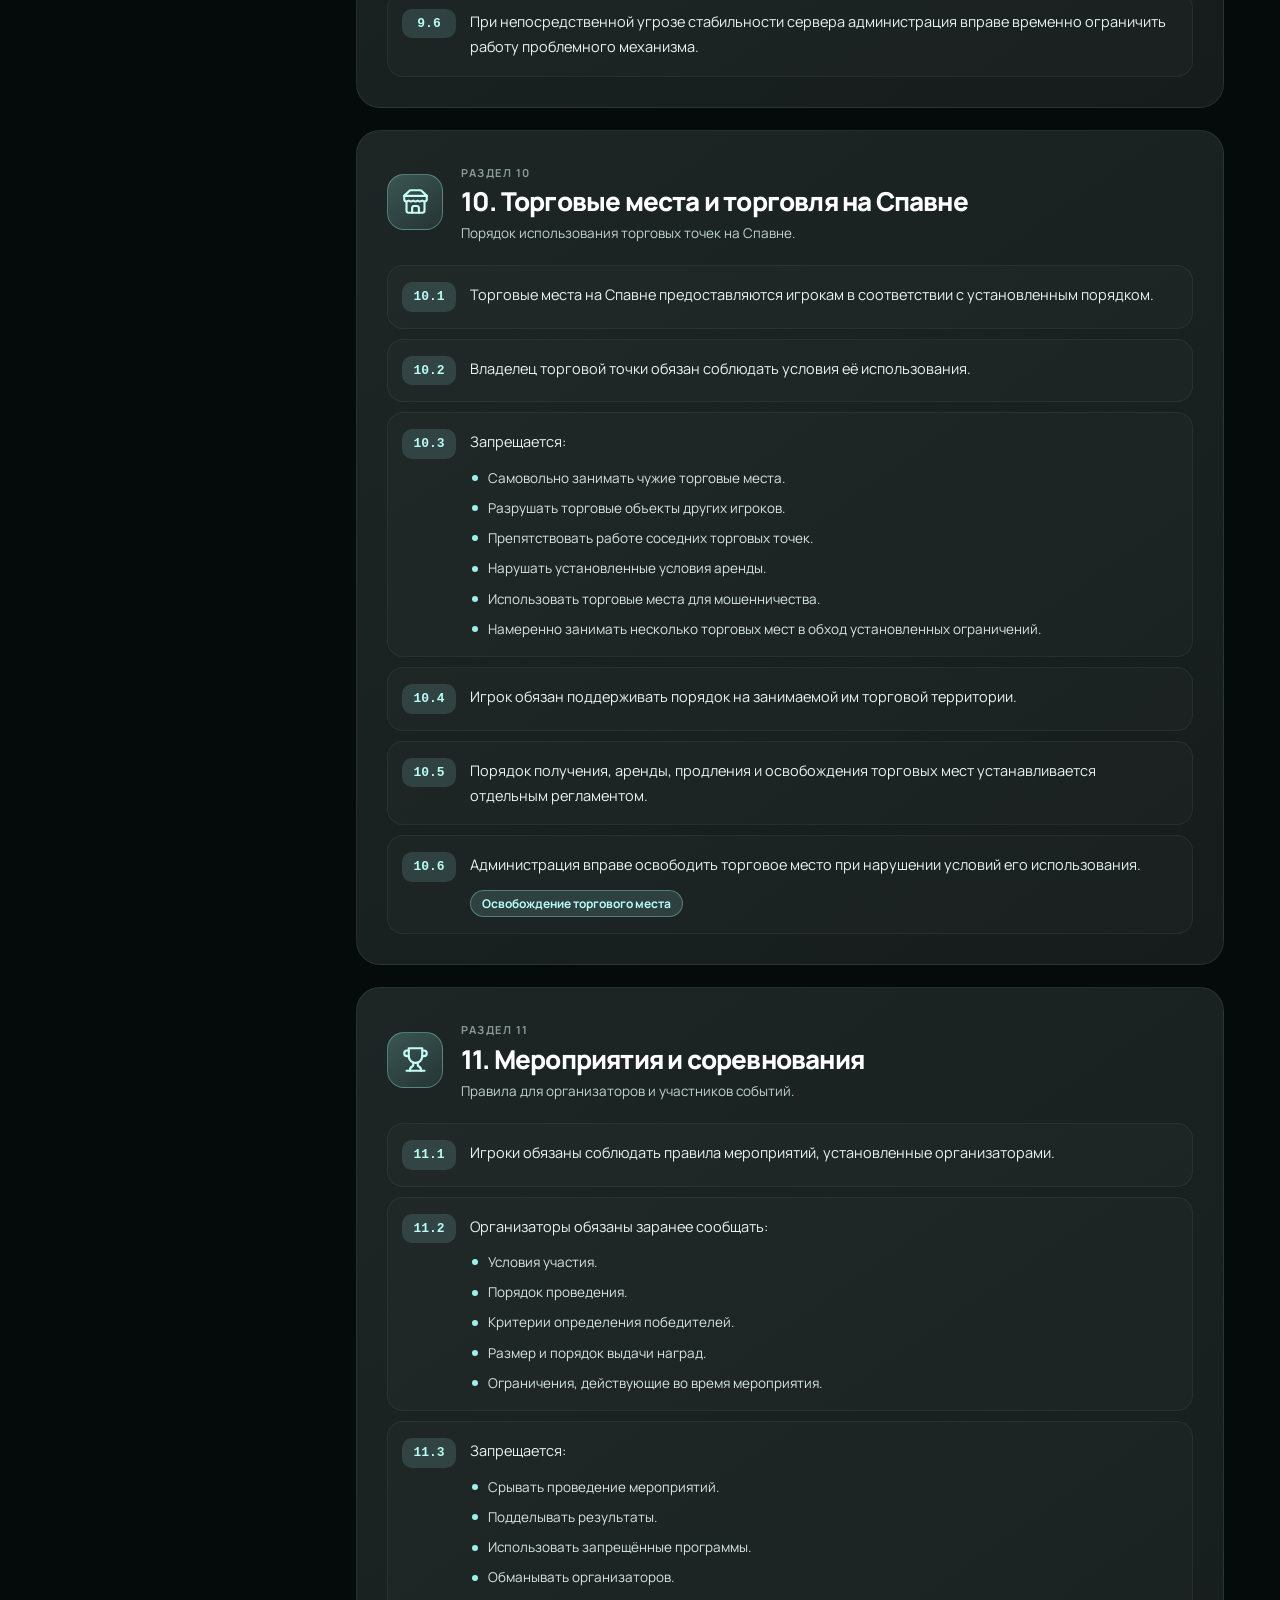
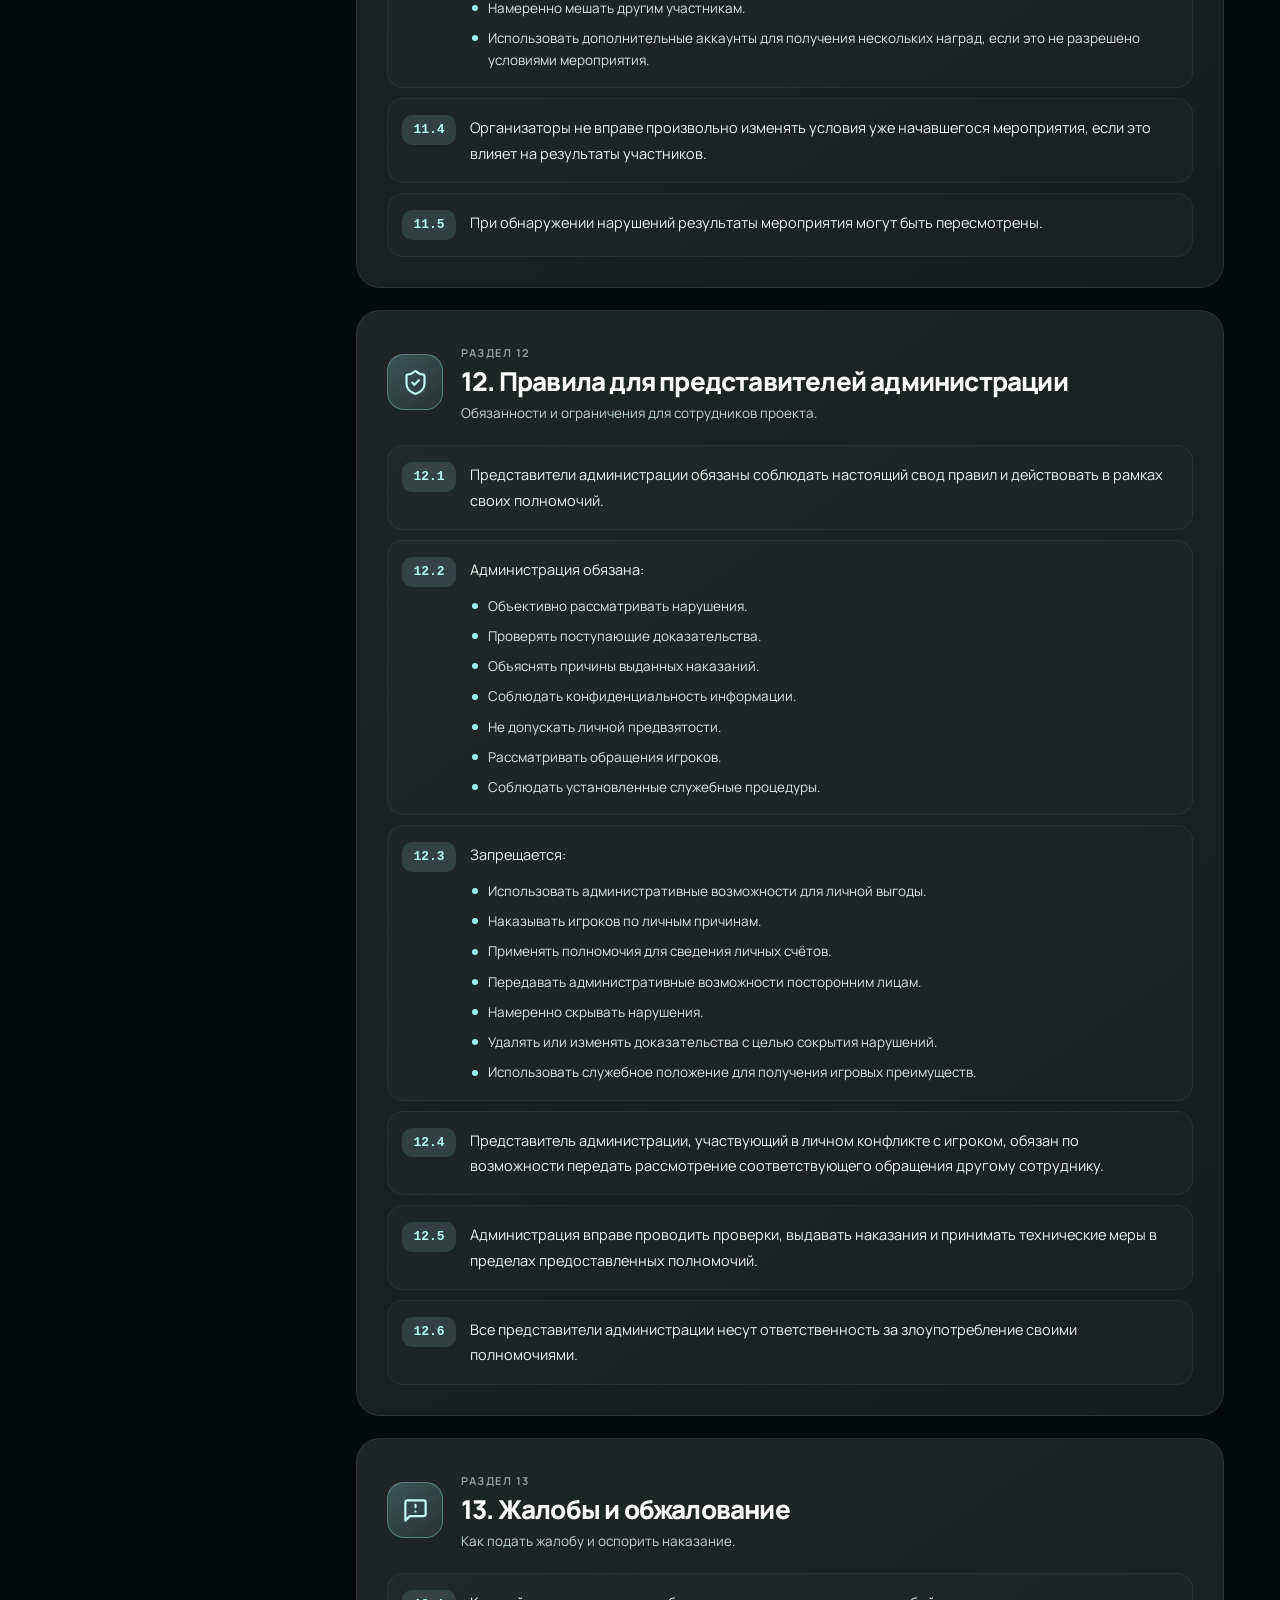
<file: rules.html>
<!DOCTYPE html>
<html lang="ru">
<head>
<meta charset="utf-8">
<meta name="viewport" content="width=device-width, initial-scale=1">
<title>Правила — Elezium</title>
<meta name="description" content="Ванильный Minecraft-сервер Elezium: необязательный РП, города и сообщество. Начни свою историю на vanillatech.site.">
<meta property="og:type" content="website">
<meta property="og:site_name" content="ELEZIUM">
<meta property="og:title" content="Правила — Elezium">
<meta property="og:description" content="Ванильный Minecraft-сервер Elezium: необязательный РП, города и сообщество. Начни свою историю на vanillatech.site.">
<meta property="og:url" content="https://ibronchikss.github.io/rules.html">
<meta property="og:image" content="https://ibronchikss.github.io/assets/images/og-image.png">
<meta property="og:image:secure_url" content="https://ibronchikss.github.io/assets/images/og-image.png">
<meta property="og:image:type" content="image/png">
<meta property="og:image:width" content="1200">
<meta property="og:image:height" content="630">
<meta property="og:image:alt" content="Логотип Elezium — кристальная звезда">
<meta property="og:locale" content="ru_RU">
<meta name="twitter:card" content="summary_large_image">
<meta name="twitter:title" content="Правила — Elezium">
<meta name="twitter:description" content="Ванильный Minecraft-сервер Elezium: необязательный РП, города и сообщество. Начни свою историю на vanillatech.site.">
<meta name="twitter:image" content="https://ibronchikss.github.io/assets/images/og-image.png">
<meta name="theme-color" content="#050b0b">
<link rel="icon" type="image/png" href="assets/images/elezium-logo.png">
<script>try{var t=localStorage.getItem("astrum-theme");document.documentElement.setAttribute("data-theme",t==="light"?"light":"dark")}catch(e){document.documentElement.setAttribute("data-theme","dark")}</script>
<script>try{var d=document.documentElement;if(!window.matchMedia("(prefers-reduced-motion: reduce)").matches){if(!localStorage.getItem("elezium-intro")||/[?&]intro(=|&|$)/.test(location.search))d.classList.add("boot-on");else if(sessionStorage.getItem("fx-wipe"))d.classList.add("wipe-in")}}catch(e){}</script>
<link rel="stylesheet" href="assets/css/style.css">
<link rel="stylesheet" href="assets/css/extra.css">
<link rel="stylesheet" href="assets/css/light.css">
<link rel="stylesheet" href="assets/css/fx.css">
</head>
<body class="antialiased">
<div class="astrum-site"><header class="site-header"><a class="brand brand-logo brand-icon" href="index.html" aria-label="Elezium — на главную"><img src="assets/images/elezium-icon.png" alt="Elezium" width="192" height="192"></a><nav class="main-nav" aria-label="Главная навигация"><a class="" href="index.html"><svg class="nav-icon" xmlns="http://www.w3.org/2000/svg" width="20" height="20" viewBox="0 0 24 24" fill="none" stroke="currentColor" stroke-width="2" stroke-linecap="round" stroke-linejoin="round" aria-hidden="true"><path d="M15 21v-8a1 1 0 0 0-1-1h-4a1 1 0 0 0-1 1v8"></path><path d="M3 10a2 2 0 0 1 .709-1.528l7-5.999a2 2 0 0 1 2.582 0l7 5.999A2 2 0 0 1 21 10v9a2 2 0 0 1-2 2H5a2 2 0 0 1-2-2z"></path></svg><span>Главное</span></a><a class="" href="shop.html"><svg class="nav-icon" xmlns="http://www.w3.org/2000/svg" width="20" height="20" viewBox="0 0 24 24" fill="none" stroke="currentColor" stroke-width="2" stroke-linecap="round" stroke-linejoin="round" aria-hidden="true"><path d="M6 2 3 6v14a2 2 0 0 0 2 2h14a2 2 0 0 0 2-2V6l-3-4Z"></path><path d="M3 6h18"></path><path d="M16 10a4 4 0 0 1-8 0"></path></svg><span>Магазин</span></a><a class="active" aria-current="page" href="rules.html"><svg class="nav-icon" xmlns="http://www.w3.org/2000/svg" width="20" height="20" viewBox="0 0 24 24" fill="none" stroke="currentColor" stroke-width="2" stroke-linecap="round" stroke-linejoin="round" aria-hidden="true"><path d="M15 12h-5"></path><path d="M15 8h-5"></path><path d="M19 17V5a2 2 0 0 0-2-2H4"></path><path d="M8 21h12a2 2 0 0 0 2-2v-1a1 1 0 0 0-1-1H11a1 1 0 0 0-1 1v1a2 2 0 1 1-4 0V5a2 2 0 1 0-4 0v2a1 1 0 0 0 1 1h3"></path></svg><span>Правила</span></a><a class="" href="wiki.html"><svg class="nav-icon" xmlns="http://www.w3.org/2000/svg" width="20" height="20" viewBox="0 0 24 24" fill="none" stroke="currentColor" stroke-width="2" stroke-linecap="round" stroke-linejoin="round" aria-hidden="true"><path d="M12 7v14"></path><path d="M3 18a1 1 0 0 1-1-1V4a1 1 0 0 1 1-1h5a4 4 0 0 1 4 4 4 4 0 0 1 4-4h5a1 1 0 0 1 1 1v13a1 1 0 0 1-1 1h-6a3 3 0 0 0-3 3 3 3 0 0 0-3-3z"></path></svg><span>Вики</span></a></nav><div class="header-tools"><button class="theme-toggle" type="button" aria-label="Сменить тему: светлая или тёмная" title="Сменить тему"><svg class="icon-sun" xmlns="http://www.w3.org/2000/svg" width="18" height="18" viewBox="0 0 24 24" fill="none" stroke="currentColor" stroke-width="2" stroke-linecap="round" stroke-linejoin="round" aria-hidden="true"><circle cx="12" cy="12" r="4"></circle><path d="M12 2v2"></path><path d="M12 20v2"></path><path d="m4.93 4.93 1.41 1.41"></path><path d="m17.66 17.66 1.41 1.41"></path><path d="M2 12h2"></path><path d="M20 12h2"></path><path d="m6.34 17.66-1.41 1.41"></path><path d="m19.07 4.93-1.41 1.41"></path></svg><svg class="icon-moon" xmlns="http://www.w3.org/2000/svg" width="18" height="18" viewBox="0 0 24 24" fill="none" stroke="currentColor" stroke-width="2" stroke-linecap="round" stroke-linejoin="round" aria-hidden="true"><path d="M12 3a6 6 0 0 0 9 9 9 9 0 1 1-9-9Z"></path></svg></button><a href="https://discord.gg/e6pXG4M3T2" target="_blank" rel="noopener noreferrer" class="header-cta"><svg class="cta-icon" xmlns="http://www.w3.org/2000/svg" width="18" height="18" viewBox="0 0 24 24" fill="none" stroke="currentColor" stroke-width="2" stroke-linecap="round" stroke-linejoin="round" aria-hidden="true"><path d="M7.9 20A9 9 0 1 0 4 16.1L2 22Z"/></svg><span>Наш Discord</span><svg class="cta-arrow" xmlns="http://www.w3.org/2000/svg" width="14" height="14" viewBox="0 0 24 24" fill="none" stroke="currentColor" stroke-width="2.2" stroke-linecap="round" stroke-linejoin="round" aria-hidden="true"><path d="M7 7h10v10"/><path d="M7 17 17 7"/></svg></a></div><button class="menu-toggle" aria-label="Открыть меню"><svg xmlns="http://www.w3.org/2000/svg" width="24" height="24" viewBox="0 0 24 24" fill="none" stroke="currentColor" stroke-width="2" stroke-linecap="round" stroke-linejoin="round" class="lucide lucide-menu" aria-hidden="true"><path d="M4 5h16"></path><path d="M4 12h16"></path><path d="M4 19h16"></path></svg></button></header><main><section class="wrap inner-page"><div class="breadcrumbs"><a href="index.html">Главное</a><svg xmlns="http://www.w3.org/2000/svg" width="14" height="14" viewBox="0 0 24 24" fill="none" stroke="currentColor" stroke-width="2" stroke-linecap="round" stroke-linejoin="round" class="lucide lucide-chevron-right" aria-hidden="true"><path d="m9 18 6-6-6-6"></path></svg><span>Правила</span></div><span class="eyebrow">ELEZIUM / ВСЁ, ЧТО НУЖНО ЗНАТЬ</span><h1>Играем с уважением.</h1><p class="page-intro">Свод правил игрового сервера ELEZIUM, редакция № 3.1. Один мир на всех — эти правила помогают сохранить его уютным и честным.</p><div class="rules-layout"><div class="rules-side"><label class="search rules-search"><svg xmlns="http://www.w3.org/2000/svg" width="18" height="18" viewBox="0 0 24 24" fill="none" stroke="currentColor" stroke-width="2" stroke-linecap="round" stroke-linejoin="round" class="lucide lucide-search" aria-hidden="true"><path d="m21 21-4.34-4.34"></path><circle cx="11" cy="11" r="8"></circle></svg><input placeholder="Поиск по правилам" aria-label="Поиск по правилам" value=""/></label><aside class="rules-toc"><span class="eyebrow">СОДЕРЖАНИЕ<b class="toc-count">15</b></span><a href="#rule-0"><span class="toc-n">01</span><span class="toc-t">Общие положения</span></a><a href="#rule-1"><span class="toc-n">02</span><span class="toc-t">Аккаунты</span></a><a href="#rule-2"><span class="toc-n">03</span><span class="toc-t">Общение</span></a><a href="#rule-3"><span class="toc-n">04</span><span class="toc-t">Читы и моды</span></a><a href="#rule-4"><span class="toc-n">05</span><span class="toc-t">Имущество и приваты</span></a><a href="#rule-5"><span class="toc-n">06</span><span class="toc-t">PvP</span></a><a href="#rule-6"><span class="toc-n">07</span><span class="toc-t">Экономика</span></a><a href="#rule-7"><span class="toc-n">08</span><span class="toc-t">Игровой мир</span></a><a href="#rule-8"><span class="toc-n">09</span><span class="toc-t">Фермы и механизмы</span></a><a href="#rule-9"><span class="toc-n">10</span><span class="toc-t">Торговые места</span></a><a href="#rule-10"><span class="toc-n">11</span><span class="toc-t">Мероприятия</span></a><a href="#rule-11"><span class="toc-n">12</span><span class="toc-t">Администрация</span></a><a href="#rule-12"><span class="toc-n">13</span><span class="toc-t">Жалобы</span></a><a href="#rule-13"><span class="toc-n">14</span><span class="toc-t">Наказания</span></a><a href="#rule-14"><span class="toc-n">15</span><span class="toc-t">Заключительные</span></a></aside></div><div class="rules-content"><div class="rules-intro" id="rules-intro"><div class="rule-highlights"><div class="rule-highlight"><span class="rule-icon sm"><svg xmlns="http://www.w3.org/2000/svg" viewBox="0 0 24 24" fill="currentColor" aria-hidden="true"><path d="M20 2H4a2 2 0 0 0-2 2v18l4-4h14a2 2 0 0 0 2-2V4a2 2 0 0 0-2-2M6 9h12v2H6m8 3H6v-2h8m4-4H6V6h12"/></svg></span><strong>Уважение</strong><small>Без оскорблений, угроз и травли.</small></div><div class="rule-highlight"><span class="rule-icon sm"><svg xmlns="http://www.w3.org/2000/svg" viewBox="0 0 24 24" fill="currentColor" aria-hidden="true"><path d="M12 1 3 5v6c0 5.55 3.84 10.74 9 12 5.16-1.26 9-6.45 9-12V5M11 7h2v6h-2m0 2h2v2h-2"/></svg></span><strong>Чужое — неприкосновенно</strong><small>Постройки, вещи и приваты игроков под защитой.</small></div><div class="rule-highlight"><span class="rule-icon sm"><svg xmlns="http://www.w3.org/2000/svg" viewBox="0 0 24 24" fill="currentColor" aria-hidden="true"><path d="m6.2 2.44 11.9 11.9 2.12-2.12 1.41 1.41-2.47 2.47 3.18 3.18c.39.39.39 1.02 0 1.41l-.71.71a.996.996 0 0 1-1.41 0L17 18.23l-2.44 2.47-1.41-1.41 2.12-2.12-11.9-11.9V2.44zM15.89 10l4.74-4.74V2.44H17.8l-4.74 4.74zm-4.95 5-2.83-2.87-2.21 2.21-2.12-2.12-1.41 1.41 2.47 2.47-3.18 3.19a.996.996 0 0 0 0 1.41l.71.71c.39.39 1.02.39 1.41 0L7 18.23l2.44 2.47 1.41-1.41-2.12-2.12z"/></svg></span><strong>Играть честно</strong><small>Без читов, X-Ray, багов и абузов.</small></div><div class="rule-highlight"><span class="rule-icon sm"><svg xmlns="http://www.w3.org/2000/svg" viewBox="0 0 24 24" fill="currentColor" aria-hidden="true"><path d="M11 10v2H9v2H7v-2H5.8c-.4 1.2-1.5 2-2.8 2-1.7 0-3-1.3-3-3s1.3-3 3-3c1.3 0 2.4.8 2.8 2zm-8 0c-.6 0-1 .4-1 1s.4 1 1 1 1-.4 1-1-.4-1-1-1m13 4c2.7 0 8 1.3 8 4v2H8v-2c0-2.7 5.3-4 8-4m0-2c-2.2 0-4-1.8-4-4s1.8-4 4-4 4 1.8 4 4-1.8 4-4 4"/></svg></span><strong>Аккаунты</strong><small>Один основной и один твинк с ником на _tw.</small></div></div><div class="rule-legend"><span class="rule-legend-title">Наказания</span><button type="button" class="rule-chip rule-filter chip-mute" data-punish="chip-mute" aria-pressed="false">Мут</button><button type="button" class="rule-chip rule-filter chip-ban-temp" data-punish="chip-ban-temp" aria-pressed="false">Временный бан</button><button type="button" class="rule-chip rule-filter chip-ban-perm" data-punish="chip-ban-perm" aria-pressed="false">Бан навсегда</button><button type="button" class="rule-chip rule-filter chip-fine" data-punish="chip-fine" aria-pressed="false">Возврат имущества</button><button type="button" class="rule-chip rule-filter chip-admin" data-punish="chip-admin" aria-pressed="false">По усмотрению администрации</button><button type="button" class="rule-filter-reset" hidden>Показать все правила</button><span class="rule-filter-count" role="status" aria-live="polite" hidden></span></div></div><article id="rule-0" class="rule-section"><header class="rule-head"><span class="rule-icon"><svg xmlns="http://www.w3.org/2000/svg" viewBox="0 0 24 24" fill="none" stroke="currentColor" stroke-width="1.9" stroke-linecap="round" stroke-linejoin="round" aria-hidden="true"><path d="m16 16 3-8 3 8c-.87.65-1.92 1-3 1s-2.13-.35-3-1Z"/><path d="m2 16 3-8 3 8c-.87.65-1.92 1-3 1s-2.13-.35-3-1Z"/><path d="M7 21h10"/><path d="M12 3v18"/><path d="M3 7h2c2 0 5-1 7-2 2 1 5 2 7 2h2"/></svg></span><div><span class="rule-label">РАЗДЕЛ 1</span><h2>1. Общие положения</h2><p class="rule-lead">Основной документ сервера: на кого он распространяется и как применяется.</p></div></header><ol class="rule-list"><li class="rule-item" data-item id="r-1-1"><span class="rule-id">1.1</span><div class="rule-body"><p>Настоящий свод правил является основным документом, регулирующим игровой процесс, поведение игроков и порядок взаимодействия между участниками сервера ELEZIUM.</p></div></li><li class="rule-item" data-item id="r-1-2"><span class="rule-id">1.2</span><div class="rule-body"><p>Настоящие правила обязательны для всех игроков независимо от их игрового статуса, привилегий, продолжительности игры и положения в сообществе.</p></div></li><li class="rule-item" data-item id="r-1-3"><span class="rule-id">1.3</span><div class="rule-body"><p>Подключаясь к серверу, игрок подтверждает своё согласие с действующей редакцией правил.</p></div></li><li class="rule-item" data-item id="r-1-4"><span class="rule-id">1.4</span><div class="rule-body"><p>Незнание правил не освобождает игрока от ответственности за совершённое нарушение.</p></div></li><li class="rule-item" data-item id="r-1-5"><span class="rule-id">1.5</span><div class="rule-body"><p>Каждый игрок обязан:</p><ul class="rule-bullets"><li>Соблюдать настоящий свод правил.</li><li>Уважать других участников сервера.</li><li>Не мешать игровому процессу других игроков.</li><li>Не использовать запрещённые игровые возможности.</li><li>Соблюдать требования администрации, если они не противоречат правилам.</li><li>Сообщать администрации об обнаруженных серьёзных ошибках и уязвимостях.</li></ul></div></li><li class="rule-item" data-item id="r-1-6"><span class="rule-id">1.6</span><div class="rule-body"><p>Администрация сервера отвечает за поддержание порядка, рассмотрение жалоб, выявление нарушений и обеспечение стабильной работы игрового процесса.</p></div></li><li class="rule-item" data-item id="r-1-7"><span class="rule-id">1.7</span><div class="rule-body"><p>Администрация вправе применять наказания исключительно при наличии оснований, предусмотренных настоящим документом.</p></div></li><li class="rule-item" data-item id="r-1-8"><span class="rule-id">1.8</span><div class="rule-body"><p>При рассмотрении нарушения должны учитываться:</p><ul class="rule-bullets"><li>Обстоятельства произошедшего.</li><li>Тяжесть нарушения.</li><li>Наличие умысла.</li><li>Последствия действий игрока.</li><li>Повторность нарушения.</li><li>Представленные доказательства.</li></ul></div></li><li class="rule-item" data-item id="r-1-9"><span class="rule-id">1.9</span><div class="rule-body"><p>Запрещается намеренно использовать недостатки формулировок настоящего документа для обхода установленных ограничений.</p></div></li><li class="rule-item" data-item id="r-1-10"><span class="rule-id">1.10</span><div class="rule-body"><p>Если определённая ситуация не урегулирована настоящим документом, администрация вправе рассмотреть её индивидуально. Решение должно быть обосновано и не противоречить основным принципам правил.</p></div></li><li class="rule-item" data-item id="r-1-11"><span class="rule-id">1.11</span><div class="rule-body"><p>Все изменения настоящего документа должны публиковаться на официальных ресурсах сервера.</p></div></li><li class="rule-item" data-item id="r-1-12"><span class="rule-id">1.12</span><div class="rule-body"><p>Правила распространяются на все игровые действия, совершаемые в едином игровом мире ELEZIUM.</p></div></li></ol></article><article id="rule-1" class="rule-section"><header class="rule-head"><span class="rule-icon"><svg xmlns="http://www.w3.org/2000/svg" viewBox="0 0 24 24" fill="none" stroke="currentColor" stroke-width="1.9" stroke-linecap="round" stroke-linejoin="round" aria-hidden="true"><path d="M16 21v-2a4 4 0 0 0-4-4H6a4 4 0 0 0-4 4v2"/><circle cx="9" cy="7" r="4"/><path d="M22 21v-2a4 4 0 0 0-3-3.87"/><path d="M16 3.13a4 4 0 0 1 0 7.75"/></svg></span><div><span class="rule-label">РАЗДЕЛ 2</span><h2>2. Игровые аккаунты и идентификация</h2><p class="rule-lead">Один основной аккаунт и один твинк с ником на _tw.</p></div></header><ol class="rule-list"><li class="rule-item" data-item id="r-2-1"><span class="rule-id">2.1</span><div class="rule-body"><p>Каждый игрок вправе использовать один основной игровой аккаунт и один дополнительный аккаунт (твинк).</p></div></li><li class="rule-item" data-item id="r-2-2"><span class="rule-id">2.2</span><div class="rule-body"><p>Основной аккаунт является главным аккаунтом игрока, с которого осуществляется основная игровая деятельность.</p></div></li><li class="rule-item" data-item id="r-2-3"><span class="rule-id">2.3</span><div class="rule-body"><p>Дополнительный аккаунт разрешается использовать исключительно при соблюдении установленного формата никнейма.</p></div></li><li class="rule-item" data-item id="r-2-4"><span class="rule-id">2.4</span><div class="rule-body"><p>Никнейм дополнительного аккаунта обязательно должен заканчиваться на _tw.</p><p class="rule-label-inline"><strong>Примеры:</strong></p><ul class="rule-bullets"><li>Player123 — основной аккаунт.</li><li>Player123_tw — разрешённый дополнительный аккаунт.</li></ul></div></li><li class="rule-item" data-item id="r-2-5"><span class="rule-id">2.5</span><div class="rule-body"><p>Использование более одного дополнительного аккаунта одним игроком запрещено.</p></div></li><li class="rule-item" data-item id="r-2-6"><span class="rule-id">2.6</span><div class="rule-body"><p>Использование аккаунтов других игроков запрещено независимо от наличия согласия их владельцев.</p></div></li><li class="rule-item" data-item id="r-2-7"><span class="rule-id">2.7</span><div class="rule-body"><p>Запрещается:</p><ul class="rule-bullets"><li>Передавать собственный аккаунт другим игрокам.</li><li>Использовать чужие аккаунты для входа на сервер.</li><li>Предоставлять другим пользователям доступ к своему аккаунту.</li><li>Использовать чужой аккаунт для обхода блокировок.</li><li>Создавать дополнительные аккаунты с целью обхода ограничений.</li><li>Выдавать чужой аккаунт за собственный.</li></ul></div></li><li class="rule-item" data-item id="r-2-8"><span class="rule-id">2.8</span><div class="rule-body"><p>Использование незарегистрированного дополнительного аккаунта, не соответствующего установленному формату _tw, запрещено и влечёт за собой перманентную блокировку (Permanent Ban) используемого аккаунта.</p><div class="rule-chips"><span class="rule-chip chip-ban-perm">Бан навсегда (Permanent Ban)</span></div></div></li><li class="rule-item" data-item id="r-2-9"><span class="rule-id">2.9</span><div class="rule-body"><p>Использование твинка для обхода наказания основного аккаунта запрещено. В таком случае администрация вправе заблокировать оба аккаунта.</p><div class="rule-chips"><span class="rule-chip chip-admin">Блокировка обоих аккаунтов — по усмотрению администрации</span></div></div></li><li class="rule-item" data-item id="r-2-10"><span class="rule-id">2.10</span><div class="rule-body"><p>Запрещается использовать твинк для:</p><ul class="rule-bullets"><li>Повторного получения одноразовых наград.</li><li>Искусственного увеличения количества участников мероприятий.</li><li>Обхода торговых ограничений.</li><li>Получения преимущества в соревнованиях.</li><li>Обхода ограничений, установленных администрацией.</li><li>Нарушения экономического баланса сервера.</li></ul></div></li><li class="rule-item" data-item id="r-2-11"><span class="rule-id">2.11</span><div class="rule-body"><p>Все действия, совершённые с основного аккаунта и твинка, рассматриваются как действия одного игрока.</p></div></li><li class="rule-item" data-item id="r-2-12"><span class="rule-id">2.12</span><div class="rule-body"><p>Игрок обязан самостоятельно обеспечивать безопасность своих аккаунтов.</p></div></li><li class="rule-item" data-item id="r-2-13"><span class="rule-id">2.13</span><div class="rule-body"><p>При возникновении обоснованных подозрений администрация вправе запросить подтверждение принадлежности дополнительного аккаунта.</p></div></li></ol></article><article id="rule-2" class="rule-section"><header class="rule-head"><span class="rule-icon"><svg xmlns="http://www.w3.org/2000/svg" viewBox="0 0 24 24" fill="none" stroke="currentColor" stroke-width="1.9" stroke-linecap="round" stroke-linejoin="round" aria-hidden="true"><path d="M7.9 20A9 9 0 1 0 4 16.1L2 22Z"/></svg></span><div><span class="rule-label">РАЗДЕЛ 3</span><h2>3. Правила общения</h2><p class="rule-lead">Уважительный тон, без флуда, спама и рекламы.</p></div></header><ol class="rule-list"><li class="rule-item" data-item id="r-3-1"><span class="rule-id">3.1</span><div class="rule-body"><p>Общение на сервере должно осуществляться в уважительной форме.</p></div></li><li class="rule-item" data-item id="r-3-2"><span class="rule-id">3.2</span><div class="rule-body"><p>Запрещается:</p><ul class="rule-bullets"><li>Оскорблять игроков и представителей администрации.</li><li>Использовать унизительные высказывания в адрес других участников.</li><li>Угрожать физической расправой или причинением вреда.</li><li>Использовать дискриминационные выражения.</li><li>Организовывать травлю игроков.</li><li>Намеренно провоцировать массовые конфликты.</li><li>Публиковать личную информацию других пользователей без их согласия.</li><li>Распространять вредоносные ссылки.</li><li>Выдавать себя за представителей администрации.</li><li>Намеренно распространять ложные сведения о других игроках с целью причинения им вреда.</li></ul></div></li><li class="rule-item" data-item id="r-3-3"><span class="rule-id">3.3</span><div class="rule-body"><p>Флудом считается отправка большого количества сообщений за короткий промежуток времени, мешающая нормальному общению.</p></div></li><li class="rule-item" data-item id="r-3-4"><span class="rule-id">3.4</span><div class="rule-body"><p>Запрещается:</p><ul class="rule-bullets"><li>Отправлять одинаковые сообщения многократно.</li><li>Беспричинно засорять чат символами.</li><li>Использовать большое количество бессмысленных сообщений.</li><li>Намеренно перекрывать сообщения других игроков.</li><li>Злоупотреблять заглавными буквами.</li></ul></div></li><li class="rule-item" data-item id="r-3-5"><span class="rule-id">3.5</span><div class="rule-body"><p>Спамом считается массовая отправка повторяющихся сообщений, рекламных материалов или другой информации без необходимости.</p></div></li><li class="rule-item" data-item id="r-3-6"><span class="rule-id">3.6</span><div class="rule-body"><p>Запрещается рекламировать посторонние серверы, проекты и коммерческие услуги без разрешения администрации.</p></div></li><li class="rule-item" data-item id="r-3-7"><span class="rule-id">3.7</span><div class="rule-body"><p>Запрещается размещать ссылки на фишинговые сайты, вредоносные программы и ресурсы, предназначенные для кражи аккаунтов.</p></div></li><li class="rule-item" data-item id="r-3-8"><span class="rule-id">3.8</span><div class="rule-body"><p>Запрещается публиковать материалы порнографического характера, а также материалы с чрезмерно жестоким содержанием.</p></div></li><li class="rule-item" data-item id="r-3-9"><span class="rule-id">3.9</span><div class="rule-body"><p>Критика сервера, его администрации, экономики и игровых механик разрешена при соблюдении корректной формы общения.</p></div></li><li class="rule-item" data-item id="r-3-10"><span class="rule-id">3.10</span><div class="rule-body"><p>Запрещается использовать игровой чат для намеренного разжигания конфликтов между группами игроков.</p></div></li><li class="rule-item" data-item id="r-3-11"><span class="rule-id">3.11</span><div class="rule-body"><p>Запрещается выдавать собственные сообщения или заявления за официальные объявления администрации.</p></div></li></ol></article><article id="rule-3" class="rule-section"><header class="rule-head"><span class="rule-icon"><svg xmlns="http://www.w3.org/2000/svg" viewBox="0 0 24 24" fill="none" stroke="currentColor" stroke-width="1.9" stroke-linecap="round" stroke-linejoin="round" aria-hidden="true"><path d="m8 2 1.88 1.88"/><path d="M14.12 3.88 16 2"/><path d="M9 7.13v-1a3.003 3.003 0 1 1 6 0v1"/><path d="M12 20c-3.3 0-6-2.7-6-6v-3a4 4 0 0 1 4-4h4a4 4 0 0 1 4 4v3c0 3.3-2.7 6-6 6"/><path d="M12 20v-9"/><path d="M6.53 9C4.6 8.8 3 7.1 3 5"/><path d="M6 13H2"/><path d="M3 21c0-2.1 1.7-3.9 3.8-4"/><path d="M20.97 5c0 2.1-1.6 3.8-3.5 4"/><path d="M22 13h-4"/><path d="M17.2 17c2.1.1 3.8 1.9 3.8 4"/></svg></span><div><span class="rule-label">РАЗДЕЛ 4</span><h2>4. Игровой процесс и запрещённые модификации</h2><p class="rule-lead">Честная игра: что запрещено, а что разрешено.</p></div></header><ol class="rule-list"><li class="rule-item" data-item id="r-4-1"><span class="rule-id">4.1</span><div class="rule-body"><p>Каждый игрок обязан соблюдать принцип честной игры и не использовать программные средства, предоставляющие ему запрещённое преимущество.</p></div></li><li class="rule-item" data-item id="r-4-2"><span class="rule-id">4.2</span><div class="rule-body"><p>Запрещается использование:</p><ul class="rule-bullets"><li>Читов и модифицированных клиентов с запрещёнными функциями.</li><li>X-Ray и аналогичных средств обнаружения скрытых ресурсов.</li><li>KillAura и автоматических систем атаки.</li><li>Fly и SpeedHack.</li><li>Автоматического прицеливания.</li><li>Запрещённых макросов и автоматизации.</li><li>Программ для обхода игровых ограничений.</li><li>Других инструментов, предоставляющих нечестное преимущество.</li></ul></div></li><li class="rule-item" data-item id="r-4-3"><span class="rule-id">4.3</span><div class="rule-body"><p>Разрешается использование модификаций, которые не предоставляют преимуществ над другими игроками и не нарушают работу сервера.</p></div></li><li class="rule-item" data-item id="r-4-4"><span class="rule-id">4.4</span><div class="rule-body"><p>К разрешённым средствам могут относиться:</p><ul class="rule-bullets"><li>Модификации интерфейса.</li><li>Оптимизационные модификации.</li><li>Мини-карты без запрещённого обнаружения игроков и ресурсов.</li><li>Модификации отображения информации, не дающие игрового преимущества.</li><li>Косметические изменения клиента.</li></ul></div></li><li class="rule-item" data-item id="r-4-5"><span class="rule-id">4.5</span><div class="rule-body"><p>Использование модификаций с неоднозначными возможностями может быть ограничено администрацией после официального разъяснения.</p></div></li><li class="rule-item" data-item id="r-4-6"><span class="rule-id">4.6</span><div class="rule-body"><p>Запрещается использовать игровые ошибки для:</p><ul class="rule-bullets"><li>Дублирования предметов.</li><li>Получения неограниченного количества ресурсов.</li><li>Получения игровой валюты.</li><li>Обхода системы защиты.</li><li>Получения доступа к закрытым игровым возможностям.</li><li>Нарушения работы серверных механизмов.</li></ul></div></li><li class="rule-item" data-item id="r-4-7"><span class="rule-id">4.7</span><div class="rule-body"><p>Об обнаруженных ошибках игрок обязан сообщить администрации.</p></div></li><li class="rule-item" data-item id="r-4-8"><span class="rule-id">4.8</span><div class="rule-body"><p>Запрещается намеренно распространять способы эксплуатации критических уязвимостей с целью организации массового нарушения правил.</p></div></li><li class="rule-item" data-item id="r-4-9"><span class="rule-id">4.9</span><div class="rule-body"><p>Использование запрещённых программ не становится допустимым даже в том случае, если аналогичными средствами пользуются другие игроки.</p></div></li><li class="rule-item" data-item id="r-4-10"><span class="rule-id">4.10</span><div class="rule-body"><p>Запрещается вмешиваться в работу серверного программного обеспечения, сетевых систем и механизмов защиты.</p></div></li></ol></article><article id="rule-4" class="rule-section"><header class="rule-head"><span class="rule-icon"><svg xmlns="http://www.w3.org/2000/svg" viewBox="0 0 24 24" fill="none" stroke="currentColor" stroke-width="1.9" stroke-linecap="round" stroke-linejoin="round" aria-hidden="true"><path d="M15 21v-8a1 1 0 0 0-1-1h-4a1 1 0 0 0-1 1v8"/><path d="M3 10a2 2 0 0 1 .709-1.528l7-5.999a2 2 0 0 1 2.582 0l7 5.999A2 2 0 0 1 21 10v9a2 2 0 0 1-2 2H5a2 2 0 0 1-2-2z"/></svg></span><div><span class="rule-label">РАЗДЕЛ 5</span><h2>5. Игровое имущество и приваты</h2><p class="rule-lead">Чужие постройки, вещи и территории неприкосновенны.</p></div></header><ol class="rule-list"><li class="rule-item" data-item id="r-5-1"><span class="rule-id">5.1</span><div class="rule-body"><p>Каждый игрок обязан уважать имущество других участников.</p></div></li><li class="rule-item" data-item id="r-5-2"><span class="rule-id">5.2</span><div class="rule-body"><p>Запрещается:</p><ul class="rule-bullets"><li>Разрушать чужие постройки без разрешения владельца.</li><li>Присваивать чужие предметы и ресурсы.</li><li>Уничтожать чужие механизмы.</li><li>Намеренно портить территории других игроков.</li><li>Использовать ошибки системы приватов.</li><li>Проникать на защищённую территорию с целью причинения ущерба.</li><li>Намеренно мешать строительству других участников.</li></ul></div></li><li class="rule-item" data-item id="r-5-3"><span class="rule-id">5.3</span><div class="rule-body"><p>Строительство на чужой территории допускается только с согласия её владельца.</p></div></li><li class="rule-item" data-item id="r-5-4"><span class="rule-id">5.4</span><div class="rule-body"><p>Игрок не вправе самостоятельно изменять, разрушать или использовать чужие постройки без соответствующего разрешения.</p></div></li><li class="rule-item" data-item id="r-5-5"><span class="rule-id">5.5</span><div class="rule-body"><p>Если территория защищена системой приватов, запрещается искать технические способы обхода установленной защиты.</p></div></li><li class="rule-item" data-item id="r-5-6"><span class="rule-id">5.6</span><div class="rule-body"><p>Запрещается самовольно удалять или изменять чужие механизмы защиты территории.</p></div></li><li class="rule-item" data-item id="r-5-7"><span class="rule-id">5.7</span><div class="rule-body"><p>Обнаружив открытую или незащищённую территорию, игрок не получает автоматического права присваивать находящееся на ней имущество.</p></div></li><li class="rule-item" data-item id="r-5-8"><span class="rule-id">5.8</span><div class="rule-body"><p>Владельцы территорий обязаны самостоятельно следить за доступом к своим постройкам и не предоставлять права доступа незнакомым лицам без необходимости.</p></div></li><li class="rule-item" data-item id="r-5-9"><span class="rule-id">5.9</span><div class="rule-body"><p>При возникновении спора о принадлежности имущества игрок обязан обратиться к администрации и предоставить доказательства.</p></div></li><li class="rule-item" data-item id="r-5-10"><span class="rule-id">5.10</span><div class="rule-body"><p>Администрация вправе провести проверку истории действий с территорией, если технические средства сервера позволяют это сделать.</p></div></li></ol></article><article id="rule-5" class="rule-section"><header class="rule-head"><span class="rule-icon"><svg xmlns="http://www.w3.org/2000/svg" viewBox="0 0 24 24" fill="none" stroke="currentColor" stroke-width="1.9" stroke-linecap="round" stroke-linejoin="round" aria-hidden="true"><polyline points="14.5 17.5 3 6 3 3 6 3 17.5 14.5"/><line x1="13" x2="19" y1="19" y2="13"/><line x1="16" x2="20" y1="16" y2="20"/><line x1="19" x2="21" y1="21" y2="19"/><polyline points="14.5 6.5 18 3 21 3 21 6 17.5 9.5"/><line x1="5" x2="9" y1="14" y2="18"/><line x1="7" x2="4" y1="17" y2="20"/><line x1="3" x2="5" y1="19" y2="21"/></svg></span><div><span class="rule-label">РАЗДЕЛ 6</span><h2>6. PvP и боевое взаимодействие</h2><p class="rule-lead">Сражения — часть игры, но только честные.</p></div></header><ol class="rule-list"><li class="rule-item" data-item id="r-6-1"><span class="rule-id">6.1</span><div class="rule-body"><p>PvP является частью игрового процесса и осуществляется в соответствии с установленными механиками сервера.</p></div></li><li class="rule-item" data-item id="r-6-2"><span class="rule-id">6.2</span><div class="rule-body"><p>Игроки вправе самостоятельно участвовать в сражениях и организовывать добровольные поединки.</p></div></li><li class="rule-item" data-item id="r-6-3"><span class="rule-id">6.3</span><div class="rule-body"><p>Запрещается:</p><ul class="rule-bullets"><li>Использовать читы во время сражений.</li><li>Использовать баги для получения преимущества.</li><li>Намеренно нарушать работу боевых механик.</li><li>Использовать запрещённые модификации для обнаружения и автоматического поражения противников.</li><li>Использовать твинк для обхода ограничений участия в PvP.</li></ul></div></li><li class="rule-item" data-item id="r-6-4"><span class="rule-id">6.4</span><div class="rule-body"><p>Запрещается обманывать участников заранее согласованных соревнований относительно условий проведения поединка.</p></div></li><li class="rule-item" data-item id="r-6-5"><span class="rule-id">6.5</span><div class="rule-body"><p>Если игрок добровольно участвует в PvP, он принимает предусмотренные игровыми механиками последствия сражения.</p></div></li><li class="rule-item" data-item id="r-6-6"><span class="rule-id">6.6</span><div class="rule-body"><p>Убийство игрока посредством обычных игровых механик само по себе не считается нарушением, если оно не сопровождается использованием запрещённых средств или иных нарушений правил.</p></div></li><li class="rule-item" data-item id="r-6-7"><span class="rule-id">6.7</span><div class="rule-body"><p>Запрещается выдавать себя за представителя администрации или организатора PvP-события с целью обмана участников.</p></div></li><li class="rule-item" data-item id="r-6-8"><span class="rule-id">6.8</span><div class="rule-body"><p>Споры относительно результатов сражений рассматриваются администрацией при наличии доказательств.</p></div></li></ol></article><article id="rule-6" class="rule-section"><header class="rule-head"><span class="rule-icon"><svg xmlns="http://www.w3.org/2000/svg" viewBox="0 0 24 24" fill="none" stroke="currentColor" stroke-width="1.9" stroke-linecap="round" stroke-linejoin="round" aria-hidden="true"><circle cx="8" cy="8" r="6"/><path d="M18.09 10.37A6 6 0 1 1 10.34 18"/><path d="M7 6h1v4"/><path d="m16.71 13.88.7.71-2.82 2.82"/></svg></span><div><span class="rule-label">РАЗДЕЛ 7</span><h2>7. Экономика и торговля</h2><p class="rule-lead">Честные сделки и никакого мошенничества.</p></div></header><ol class="rule-list"><li class="rule-item" data-item id="r-7-1"><span class="rule-id">7.1</span><div class="rule-body"><p>Торговля между игроками является разрешённой частью игрового процесса.</p></div></li><li class="rule-item" data-item id="r-7-2"><span class="rule-id">7.2</span><div class="rule-body"><p>Игроки самостоятельно определяют стоимость собственных товаров, если отдельным регламентом не предусмотрены специальные ограничения.</p></div></li><li class="rule-item" data-item id="r-7-3"><span class="rule-id">7.3</span><div class="rule-body"><p>Запрещается:</p><ul class="rule-bullets"><li>Обманывать участников торговых сделок.</li><li>Присваивать предметы, полученные для обмена.</li><li>Получать игровое имущество путём мошенничества.</li><li>Использовать ошибки экономической системы.</li><li>Дублировать предметы для последующей продажи.</li><li>Подделывать игровые предметы.</li><li>Использовать дополнительные аккаунты для обхода торговых ограничений.</li><li>Намеренно вводить покупателей в заблуждение относительно характеристик товара.</li></ul></div></li><li class="rule-item" data-item id="r-7-4"><span class="rule-id">7.4</span><div class="rule-body"><p>Перед совершением сделки стороны обязаны согласовать её основные условия.</p></div></li><li class="rule-item" data-item id="r-7-5"><span class="rule-id">7.5</span><div class="rule-body"><p>После подтверждения сделки участники обязаны выполнить принятые на себя обязательства.</p></div></li><li class="rule-item" data-item id="r-7-6"><span class="rule-id">7.6</span><div class="rule-body"><p>Если одна из сторон отказывается выполнять условия сделки после получения имущества, ситуация может рассматриваться как мошенничество.</p></div></li><li class="rule-item" data-item id="r-7-7"><span class="rule-id">7.7</span><div class="rule-body"><p>Простое изменение рыночной стоимости предмета, отказ от ещё не заключённой сделки или продажа товара по высокой цене не являются нарушениями.</p></div></li><li class="rule-item" data-item id="r-7-8"><span class="rule-id">7.8</span><div class="rule-body"><p>Запрещается использовать игровые механики для искусственного создания валюты или предметов в обход установленных способов получения.</p></div></li><li class="rule-item" data-item id="r-7-9"><span class="rule-id">7.9</span><div class="rule-body"><p>Игрокам рекомендуется сохранять доказательства крупных сделок и договорённостей.</p></div></li><li class="rule-item" data-item id="r-7-10"><span class="rule-id">7.10</span><div class="rule-body"><p>При подтверждении мошенничества администрация вправе потребовать возврата незаконно полученного имущества, если это технически возможно.</p><div class="rule-chips"><span class="rule-chip chip-fine">Возврат имущества</span></div></div></li><li class="rule-item" data-item id="r-7-11"><span class="rule-id">7.11</span><div class="rule-body"><p>Администрация не обязана компенсировать потери, возникшие в результате добровольной сделки между игроками, если нарушение правил не было доказано.</p></div></li></ol></article><article id="rule-7" class="rule-section"><header class="rule-head"><span class="rule-icon"><svg xmlns="http://www.w3.org/2000/svg" viewBox="0 0 24 24" fill="none" stroke="currentColor" stroke-width="1.9" stroke-linecap="round" stroke-linejoin="round" aria-hidden="true"><circle cx="12" cy="12" r="10"/><path d="M12 2a14.5 14.5 0 0 0 0 20 14.5 14.5 0 0 0 0-20"/><path d="M2 12h20"/></svg></span><div><span class="rule-label">РАЗДЕЛ 8</span><h2>8. Игровой мир и общественные территории</h2><p class="rule-lead">Единый мир принадлежит всем игрокам.</p></div></header><ol class="rule-list"><li class="rule-item" data-item id="r-8-1"><span class="rule-id">8.1</span><div class="rule-body"><p>Игровой процесс ELEZIUM осуществляется в едином игровом мире.</p></div></li><li class="rule-item" data-item id="r-8-2"><span class="rule-id">8.2</span><div class="rule-body"><p>Все игроки имеют право свободно исследовать доступные территории, добывать ресурсы, строить сооружения и взаимодействовать с окружающим миром в рамках настоящих правил.</p></div></li><li class="rule-item" data-item id="r-8-3"><span class="rule-id">8.3</span><div class="rule-body"><p>Запрещается:</p><ul class="rule-bullets"><li>Намеренно блокировать важные общественные проходы.</li><li>Разрушать общественные сооружения.</li><li>Создавать препятствия для свободного перемещения игроков.</li><li>Намеренно портить общественные территории.</li><li>Захватывать общественные объекты с целью лишения остальных игроков доступа к ним.</li><li>Использовать общественные территории для создания помех игровому процессу.</li></ul></div></li><li class="rule-item" data-item id="r-8-4"><span class="rule-id">8.4</span><div class="rule-body"><p>Общественные объекты должны использоваться по назначению.</p></div></li><li class="rule-item" data-item id="r-8-5"><span class="rule-id">8.5</span><div class="rule-body"><p>Строительство на свободных территориях разрешено при соблюдении правил защиты имущества и технических ограничений.</p></div></li><li class="rule-item" data-item id="r-8-6"><span class="rule-id">8.6</span><div class="rule-body"><p>Запрещается намеренно создавать постройки, предназначенные исключительно для причинения неудобств другим игрокам.</p></div></li><li class="rule-item" data-item id="r-8-7"><span class="rule-id">8.7</span><div class="rule-body"><p>Администрация вправе регулировать использование отдельных общественных территорий при наличии технической или игровой необходимости.</p></div></li></ol></article><article id="rule-8" class="rule-section"><header class="rule-head"><span class="rule-icon"><svg xmlns="http://www.w3.org/2000/svg" viewBox="0 0 24 24" fill="none" stroke="currentColor" stroke-width="1.9" stroke-linecap="round" stroke-linejoin="round" aria-hidden="true"><path d="M12.22 2h-.44a2 2 0 0 0-2 2v.18a2 2 0 0 1-1 1.73l-.43.25a2 2 0 0 1-2 0l-.15-.08a2 2 0 0 0-2.73.73l-.22.38a2 2 0 0 0 .73 2.73l.15.1a2 2 0 0 1 1 1.72v.51a2 2 0 0 1-1 1.74l-.15.09a2 2 0 0 0-.73 2.73l.22.38a2 2 0 0 0 2.73.73l.15-.08a2 2 0 0 1 2 0l.43.25a2 2 0 0 1 1 1.73V20a2 2 0 0 0 2 2h.44a2 2 0 0 0 2-2v-.18a2 2 0 0 1 1-1.73l.43-.25a2 2 0 0 1 2 0l.15.08a2 2 0 0 0 2.73-.73l.22-.39a2 2 0 0 0-.73-2.73l-.15-.08a2 2 0 0 1-1-1.74v-.5a2 2 0 0 1 1-1.74l.15-.09a2 2 0 0 0 .73-2.73l-.22-.38a2 2 0 0 0-2.73-.73l-.15.08a2 2 0 0 1-2 0l-.43-.25a2 2 0 0 1-1-1.73V4a2 2 0 0 0-2-2z"/><circle cx="12" cy="12" r="3"/></svg></span><div><span class="rule-label">РАЗДЕЛ 9</span><h2>9. Фермы и технические механизмы</h2><p class="rule-lead">Автоматизация разрешена, лаги — нет.</p></div></header><ol class="rule-list"><li class="rule-item" data-item id="r-9-1"><span class="rule-id">9.1</span><div class="rule-body"><p>Создание автоматических ферм и игровых механизмов разрешено при условии соблюдения технических ограничений сервера.</p></div></li><li class="rule-item" data-item id="r-9-2"><span class="rule-id">9.2</span><div class="rule-body"><p>Запрещается:</p><ul class="rule-bullets"><li>Создавать намеренные лаг-машины.</li><li>Намеренно перегружать сервер.</li><li>Использовать технические ошибки механизмов.</li><li>Создавать чрезмерные скопления сущностей с целью ухудшения производительности.</li><li>Использовать механизмы для обхода ограничений сервера.</li></ul></div></li><li class="rule-item" data-item id="r-9-3"><span class="rule-id">9.3</span><div class="rule-body"><p>Администрация вправе устанавливать технические ограничения на отдельные механизмы, фермы и количество сущностей.</p></div></li><li class="rule-item" data-item id="r-9-4"><span class="rule-id">9.4</span><div class="rule-body"><p>Если механизм создаёт подтверждённую чрезмерную нагрузку, администрация вправе потребовать его оптимизации или отключения.</p></div></li><li class="rule-item" data-item id="r-9-5"><span class="rule-id">9.5</span><div class="rule-body"><p>Владелец механизма обязан устранить проблему в установленный администрацией срок, если ситуация не требует немедленного вмешательства.</p></div></li><li class="rule-item" data-item id="r-9-6"><span class="rule-id">9.6</span><div class="rule-body"><p>При непосредственной угрозе стабильности сервера администрация вправе временно ограничить работу проблемного механизма.</p></div></li></ol></article><article id="rule-9" class="rule-section"><header class="rule-head"><span class="rule-icon"><svg xmlns="http://www.w3.org/2000/svg" viewBox="0 0 24 24" fill="none" stroke="currentColor" stroke-width="1.9" stroke-linecap="round" stroke-linejoin="round" aria-hidden="true"><path d="m2 7 4.41-4.41A2 2 0 0 1 7.83 2h8.34a2 2 0 0 1 1.42.59L22 7"/><path d="M4 12v8a2 2 0 0 0 2 2h12a2 2 0 0 0 2-2v-8"/><path d="M15 22v-4a2 2 0 0 0-2-2h-2a2 2 0 0 0-2 2v4"/><path d="M2 7h20"/><path d="M22 7v3a2 2 0 0 1-2 2a2.7 2.7 0 0 1-1.59-.63.7.7 0 0 0-.82 0A2.7 2.7 0 0 1 16 12a2.7 2.7 0 0 1-1.59-.63.7.7 0 0 0-.82 0A2.7 2.7 0 0 1 12 12a2.7 2.7 0 0 1-1.59-.63.7.7 0 0 0-.82 0A2.7 2.7 0 0 1 8 12a2.7 2.7 0 0 1-1.59-.63.7.7 0 0 0-.82 0A2.7 2.7 0 0 1 4 12a2 2 0 0 1-2-2V7"/></svg></span><div><span class="rule-label">РАЗДЕЛ 10</span><h2>10. Торговые места и торговля на Спавне</h2><p class="rule-lead">Порядок использования торговых точек на Спавне.</p></div></header><ol class="rule-list"><li class="rule-item" data-item id="r-10-1"><span class="rule-id">10.1</span><div class="rule-body"><p>Торговые места на Спавне предоставляются игрокам в соответствии с установленным порядком.</p></div></li><li class="rule-item" data-item id="r-10-2"><span class="rule-id">10.2</span><div class="rule-body"><p>Владелец торговой точки обязан соблюдать условия её использования.</p></div></li><li class="rule-item" data-item id="r-10-3"><span class="rule-id">10.3</span><div class="rule-body"><p>Запрещается:</p><ul class="rule-bullets"><li>Самовольно занимать чужие торговые места.</li><li>Разрушать торговые объекты других игроков.</li><li>Препятствовать работе соседних торговых точек.</li><li>Нарушать установленные условия аренды.</li><li>Использовать торговые места для мошенничества.</li><li>Намеренно занимать несколько торговых мест в обход установленных ограничений.</li></ul></div></li><li class="rule-item" data-item id="r-10-4"><span class="rule-id">10.4</span><div class="rule-body"><p>Игрок обязан поддерживать порядок на занимаемой им торговой территории.</p></div></li><li class="rule-item" data-item id="r-10-5"><span class="rule-id">10.5</span><div class="rule-body"><p>Порядок получения, аренды, продления и освобождения торговых мест устанавливается отдельным регламентом.</p></div></li><li class="rule-item" data-item id="r-10-6"><span class="rule-id">10.6</span><div class="rule-body"><p>Администрация вправе освободить торговое место при нарушении условий его использования.</p><div class="rule-chips"><span class="rule-chip chip-admin">Освобождение торгового места</span></div></div></li></ol></article><article id="rule-10" class="rule-section"><header class="rule-head"><span class="rule-icon"><svg xmlns="http://www.w3.org/2000/svg" viewBox="0 0 24 24" fill="none" stroke="currentColor" stroke-width="1.9" stroke-linecap="round" stroke-linejoin="round" aria-hidden="true"><path d="M6 9H4.5a2.5 2.5 0 0 1 0-5H6"/><path d="M18 9h1.5a2.5 2.5 0 0 0 0-5H18"/><path d="M4 22h16"/><path d="M10 14.66V17c0 .55-.47.98-.97 1.21C7.85 18.75 7 20.24 7 22"/><path d="M14 14.66V17c0 .55.47.98.97 1.21C16.15 18.75 17 20.24 17 22"/><path d="M18 2H6v7a6 6 0 0 0 12 0V2Z"/></svg></span><div><span class="rule-label">РАЗДЕЛ 11</span><h2>11. Мероприятия и соревнования</h2><p class="rule-lead">Правила для организаторов и участников событий.</p></div></header><ol class="rule-list"><li class="rule-item" data-item id="r-11-1"><span class="rule-id">11.1</span><div class="rule-body"><p>Игроки обязаны соблюдать правила мероприятий, установленные организаторами.</p></div></li><li class="rule-item" data-item id="r-11-2"><span class="rule-id">11.2</span><div class="rule-body"><p>Организаторы обязаны заранее сообщать:</p><ul class="rule-bullets"><li>Условия участия.</li><li>Порядок проведения.</li><li>Критерии определения победителей.</li><li>Размер и порядок выдачи наград.</li><li>Ограничения, действующие во время мероприятия.</li></ul></div></li><li class="rule-item" data-item id="r-11-3"><span class="rule-id">11.3</span><div class="rule-body"><p>Запрещается:</p><ul class="rule-bullets"><li>Срывать проведение мероприятий.</li><li>Подделывать результаты.</li><li>Использовать запрещённые программы.</li><li>Обманывать организаторов.</li><li>Намеренно мешать другим участникам.</li><li>Использовать дополнительные аккаунты для получения нескольких наград, если это не разрешено условиями мероприятия.</li></ul></div></li><li class="rule-item" data-item id="r-11-4"><span class="rule-id">11.4</span><div class="rule-body"><p>Организаторы не вправе произвольно изменять условия уже начавшегося мероприятия, если это влияет на результаты участников.</p></div></li><li class="rule-item" data-item id="r-11-5"><span class="rule-id">11.5</span><div class="rule-body"><p>При обнаружении нарушений результаты мероприятия могут быть пересмотрены.</p></div></li></ol></article><article id="rule-11" class="rule-section"><header class="rule-head"><span class="rule-icon"><svg xmlns="http://www.w3.org/2000/svg" viewBox="0 0 24 24" fill="none" stroke="currentColor" stroke-width="1.9" stroke-linecap="round" stroke-linejoin="round" aria-hidden="true"><path d="M20 13c0 5-3.5 7.5-7.66 8.95a1 1 0 0 1-.67-.01C7.5 20.5 4 18 4 13V6a1 1 0 0 1 1-1c2 0 4.5-1.2 6.24-2.72a1.17 1.17 0 0 1 1.52 0C14.51 3.81 17 5 19 5a1 1 0 0 1 1 1z"/><path d="m9 12 2 2 4-4"/></svg></span><div><span class="rule-label">РАЗДЕЛ 12</span><h2>12. Правила для представителей администрации</h2><p class="rule-lead">Обязанности и ограничения для сотрудников проекта.</p></div></header><ol class="rule-list"><li class="rule-item" data-item id="r-12-1"><span class="rule-id">12.1</span><div class="rule-body"><p>Представители администрации обязаны соблюдать настоящий свод правил и действовать в рамках своих полномочий.</p></div></li><li class="rule-item" data-item id="r-12-2"><span class="rule-id">12.2</span><div class="rule-body"><p>Администрация обязана:</p><ul class="rule-bullets"><li>Объективно рассматривать нарушения.</li><li>Проверять поступающие доказательства.</li><li>Объяснять причины выданных наказаний.</li><li>Соблюдать конфиденциальность информации.</li><li>Не допускать личной предвзятости.</li><li>Рассматривать обращения игроков.</li><li>Соблюдать установленные служебные процедуры.</li></ul></div></li><li class="rule-item" data-item id="r-12-3"><span class="rule-id">12.3</span><div class="rule-body"><p>Запрещается:</p><ul class="rule-bullets"><li>Использовать административные возможности для личной выгоды.</li><li>Наказывать игроков по личным причинам.</li><li>Применять полномочия для сведения личных счётов.</li><li>Передавать административные возможности посторонним лицам.</li><li>Намеренно скрывать нарушения.</li><li>Удалять или изменять доказательства с целью сокрытия нарушений.</li><li>Использовать служебное положение для получения игровых преимуществ.</li></ul></div></li><li class="rule-item" data-item id="r-12-4"><span class="rule-id">12.4</span><div class="rule-body"><p>Представитель администрации, участвующий в личном конфликте с игроком, обязан по возможности передать рассмотрение соответствующего обращения другому сотруднику.</p></div></li><li class="rule-item" data-item id="r-12-5"><span class="rule-id">12.5</span><div class="rule-body"><p>Администрация вправе проводить проверки, выдавать наказания и принимать технические меры в пределах предоставленных полномочий.</p></div></li><li class="rule-item" data-item id="r-12-6"><span class="rule-id">12.6</span><div class="rule-body"><p>Все представители администрации несут ответственность за злоупотребление своими полномочиями.</p></div></li></ol></article><article id="rule-12" class="rule-section"><header class="rule-head"><span class="rule-icon"><svg xmlns="http://www.w3.org/2000/svg" viewBox="0 0 24 24" fill="none" stroke="currentColor" stroke-width="1.9" stroke-linecap="round" stroke-linejoin="round" aria-hidden="true"><path d="M21 15a2 2 0 0 1-2 2H7l-4 4V5a2 2 0 0 1 2-2h14a2 2 0 0 1 2 2z"/><path d="M12 7v2"/><path d="M12 13h.01"/></svg></span><div><span class="rule-label">РАЗДЕЛ 13</span><h2>13. Жалобы и обжалование</h2><p class="rule-lead">Как подать жалобу и оспорить наказание.</p></div></header><ol class="rule-list"><li class="rule-item" data-item id="r-13-1"><span class="rule-id">13.1</span><div class="rule-body"><p>Каждый игрок имеет право обратиться к администрации с жалобой на нарушение правил.</p></div></li><li class="rule-item" data-item id="r-13-2"><span class="rule-id">13.2</span><div class="rule-body"><p>Жалоба должна содержать:</p><ul class="rule-bullets"><li>Никнейм нарушителя.</li><li>Описание ситуации.</li><li>Дату и примерное время нарушения.</li><li>Доказательства, если они имеются.</li><li>Дополнительные сведения, которые могут помочь рассмотрению.</li></ul></div></li><li class="rule-item" data-item id="r-13-3"><span class="rule-id">13.3</span><div class="rule-body"><p>В качестве доказательств принимаются:</p><ul class="rule-bullets"><li>Скриншоты.</li><li>Видеозаписи.</li><li>Записи игрового чата.</li><li>Данные серверных журналов, если они доступны администрации.</li><li>Иные материалы, позволяющие установить обстоятельства произошедшего.</li></ul></div></li><li class="rule-item" data-item id="r-13-4"><span class="rule-id">13.4</span><div class="rule-body"><p>Запрещается:</p><ul class="rule-bullets"><li>Предоставлять поддельные доказательства.</li><li>Намеренно изменять материалы.</li><li>Вырывать сообщения из контекста с целью введения администрации в заблуждение.</li><li>Подавать заведомо ложные жалобы.</li><li>Оказывать давление на участников рассмотрения.</li></ul></div></li><li class="rule-item" data-item id="r-13-5"><span class="rule-id">13.5</span><div class="rule-body"><p>Игрок имеет право обжаловать любое применённое к нему наказание.</p></div></li><li class="rule-item" data-item id="r-13-6"><span class="rule-id">13.6</span><div class="rule-body"><p>Жалоба на наказание должна содержать никнейм игрока, вид наказания и объяснение причин несогласия с решением.</p></div></li><li class="rule-item" data-item id="r-13-7"><span class="rule-id">13.7</span><div class="rule-body"><p>По возможности жалобу на действия сотрудника рассматривает другой представитель администрации.</p></div></li><li class="rule-item" data-item id="r-13-8"><span class="rule-id">13.8</span><div class="rule-body"><p>По результатам рассмотрения жалобы администрация обязана сообщить:</p><ul class="rule-bullets"><li>Принятое решение.</li><li>Причину принятого решения.</li><li>Информацию об отмене или сохранении наказания.</li></ul></div></li><li class="rule-item" data-item id="r-13-9"><span class="rule-id">13.9</span><div class="rule-body"><p>Если наказание было выдано ошибочно, администрация обязана отменить его и по возможности устранить последствия ошибки.</p></div></li></ol></article><article id="rule-13" class="rule-section"><header class="rule-head"><span class="rule-icon"><svg xmlns="http://www.w3.org/2000/svg" viewBox="0 0 24 24" fill="none" stroke="currentColor" stroke-width="1.9" stroke-linecap="round" stroke-linejoin="round" aria-hidden="true"><path d="m14.5 12.5-8 8a2.119 2.119 0 1 1-3-3l8-8"/><path d="m16 16 6-6"/><path d="m8 8 6-6"/><path d="m9 7 8 8"/><path d="m21 11-8-8"/></svg></span><div><span class="rule-label">РАЗДЕЛ 14</span><h2>14. Система наказаний</h2><p class="rule-lead">Виды наказаний и принципы их выбора.</p></div></header><ol class="rule-list"><li class="rule-item" data-item id="r-14-1"><span class="rule-id">14.1</span><div class="rule-body"><p>За нарушение настоящего свода правил могут применяться следующие наказания:</p><ul class="rule-bullets rule-punish"><li><span class="rule-chip chip-tag">Предупреждение (Warning)</span> уведомление игрока о допущенном нарушении.</li><li><span class="rule-chip chip-mute">Mute</span> временное ограничение возможности общения.</li><li><span class="rule-chip chip-tag">Kick</span> удаление игрока с сервера.</li><li><span class="rule-chip chip-tag">Warn</span> официальное предупреждение, фиксируемое администрацией.</li><li><span class="rule-chip chip-ban-temp">TempBan</span> временная блокировка доступа к серверу.</li><li><span class="rule-chip chip-ban-perm">Ban</span> постоянная блокировка доступа.</li><li><span class="rule-chip chip-ban-perm">IP-ban</span> ограничение доступа по IP-адресу.</li></ul></div></li><li class="rule-item" data-item id="r-14-2"><span class="rule-id">14.2</span><div class="rule-body"><p>При выборе наказания учитываются тяжесть нарушения, умысел, последствия и повторность.</p></div></li><li class="rule-item" data-item id="r-14-3"><span class="rule-id">14.3</span><div class="rule-body"><p>За незначительные нарушения администрация может ограничиться предупреждением.</p><div class="rule-chips"><span class="rule-chip chip-tag">Предупреждение</span></div></div></li><li class="rule-item" data-item id="r-14-4"><span class="rule-id">14.4</span><div class="rule-body"><p>За повторные нарушения допускается применение более строгого наказания.</p></div></li><li class="rule-item" data-item id="r-14-5"><span class="rule-id">14.5</span><div class="rule-body"><p>За серьёзные нарушения администрация вправе применить временную или постоянную блокировку без предварительного предупреждения.</p><div class="rule-chips"><span class="rule-chip chip-ban-temp">Временный бан</span><span class="rule-chip chip-ban-perm">Бан навсегда</span></div></div></li><li class="rule-item" data-item id="r-14-6"><span class="rule-id">14.6</span><div class="rule-body"><p>За использование незарегистрированного дополнительного аккаунта применяется перманентная блокировка.</p><div class="rule-chips"><span class="rule-chip chip-ban-perm">Бан навсегда</span></div></div></li><li class="rule-item" data-item id="r-14-7"><span class="rule-id">14.7</span><div class="rule-body"><p>За обход блокировки посредством другого аккаунта может применяться дополнительная блокировка используемого аккаунта.</p><div class="rule-chips"><span class="rule-chip chip-admin">Дополнительная блокировка</span></div></div></li><li class="rule-item" data-item id="r-14-8"><span class="rule-id">14.8</span><div class="rule-body"><p>Администрация вправе потребовать возврата незаконно полученного имущества или устранения последствий нарушения.</p><div class="rule-chips"><span class="rule-chip chip-fine">Возврат имущества</span></div></div></li><li class="rule-item" data-item id="r-14-9"><span class="rule-id">14.9</span><div class="rule-body"><p>Наказание должно соответствовать тяжести нарушения.</p></div></li><li class="rule-item" data-item id="r-14-10"><span class="rule-id">14.10</span><div class="rule-body"><p>Игрок имеет право обжаловать применённое к нему наказание в установленном порядке.</p></div></li></ol></article><article id="rule-14" class="rule-section"><header class="rule-head"><span class="rule-icon"><svg xmlns="http://www.w3.org/2000/svg" viewBox="0 0 24 24" fill="none" stroke="currentColor" stroke-width="1.9" stroke-linecap="round" stroke-linejoin="round" aria-hidden="true"><path d="M15 12h-5"/><path d="M15 8h-5"/><path d="M19 17V5a2 2 0 0 0-2-2H4"/><path d="M8 21h12a2 2 0 0 0 2-2v-1a1 1 0 0 0-1-1H11a1 1 0 0 0-1 1v1a2 2 0 1 1-4 0V5a2 2 0 1 0-4 0v2a1 1 0 0 0 1 1h3"/></svg></span><div><span class="rule-label">РАЗДЕЛ 15</span><h2>15. Заключительные положения</h2><p class="rule-lead">Вступление в силу, изменения и цель свода.</p></div></header><ol class="rule-list"><li class="rule-item" data-item id="r-15-1"><span class="rule-id">15.1</span><div class="rule-body"><p>Настоящий свод правил вступает в силу после его официальной публикации администрацией ELEZIUM.</p></div></li><li class="rule-item" data-item id="r-15-2"><span class="rule-id">15.2</span><div class="rule-body"><p>Все ранее действовавшие положения, противоречащие настоящему документу, утрачивают силу после вступления новой редакции в действие.</p></div></li><li class="rule-item" data-item id="r-15-3"><span class="rule-id">15.3</span><div class="rule-body"><p>Администрация вправе вносить изменения и дополнения в настоящий документ.</p></div></li><li class="rule-item" data-item id="r-15-4"><span class="rule-id">15.4</span><div class="rule-body"><p>Дополнительные регламенты могут устанавливать отдельные требования к торговле, мероприятиям, общественным территориям и техническим ограничениям.</p></div></li><li class="rule-item" data-item id="r-15-5"><span class="rule-id">15.5</span><div class="rule-body"><p>Дополнительные регламенты не должны противоречить настоящему своду правил.</p></div></li><li class="rule-item" data-item id="r-15-6"><span class="rule-id">15.6</span><div class="rule-body"><p>Игроки обязаны самостоятельно следить за изменениями документа.</p></div></li><li class="rule-item" data-item id="r-15-7"><span class="rule-id">15.7</span><div class="rule-body"><p>Основная цель настоящего свода правил — обеспечение честной игры, сохранности игрового имущества, равных возможностей и комфортной атмосферы для всех участников ELEZIUM.</p></div></li></ol></article><div class="rules-outro"><strong>ELEZIUM</strong><span>Один мир. Единое сообщество. Честная игра.</span></div><div class="info-panel"><svg xmlns="http://www.w3.org/2000/svg" width="24" height="24" viewBox="0 0 24 24" fill="none" stroke="currentColor" stroke-width="2" stroke-linecap="round" stroke-linejoin="round" class="lucide lucide-message-circle" aria-hidden="true"><path d="M2.992 16.342a2 2 0 0 1 .094 1.167l-1.065 3.29a1 1 0 0 0 1.236 1.168l3.413-.998a2 2 0 0 1 1.099.092 10 10 0 1 0-4.777-4.719"></path></svg><p>При бане в Discord напишите в личные сообщения <strong>@izumosaku</strong>. Обращение рассматривается индивидуально.</p></div></div></div></section></main><footer class="site-footer wrap"><div class="footer-top"><div class="footer-brand"><a class="brand brand-logo footer-logo" href="index.html" aria-label="Elezium — на главную"><img src="assets/images/elezium-wordmark.png" alt="Elezium" width="1118" height="225" loading="lazy"></a></div><div class="footer-links"><a href="rules.html">Правила</a><a href="shop.html">Магазин</a></div></div><div class="footer-bottom"><span>© 2026 Elezium</span><span>Независимый проект. Не связан с Mojang или Microsoft.</span><span>Сделано для своих <span class="accent">✦</span></span></div></footer></div>
<script src="assets/js/main.js" defer></script>
<script src="assets/js/fx.js" defer></script>
</body>
</html>
</file>
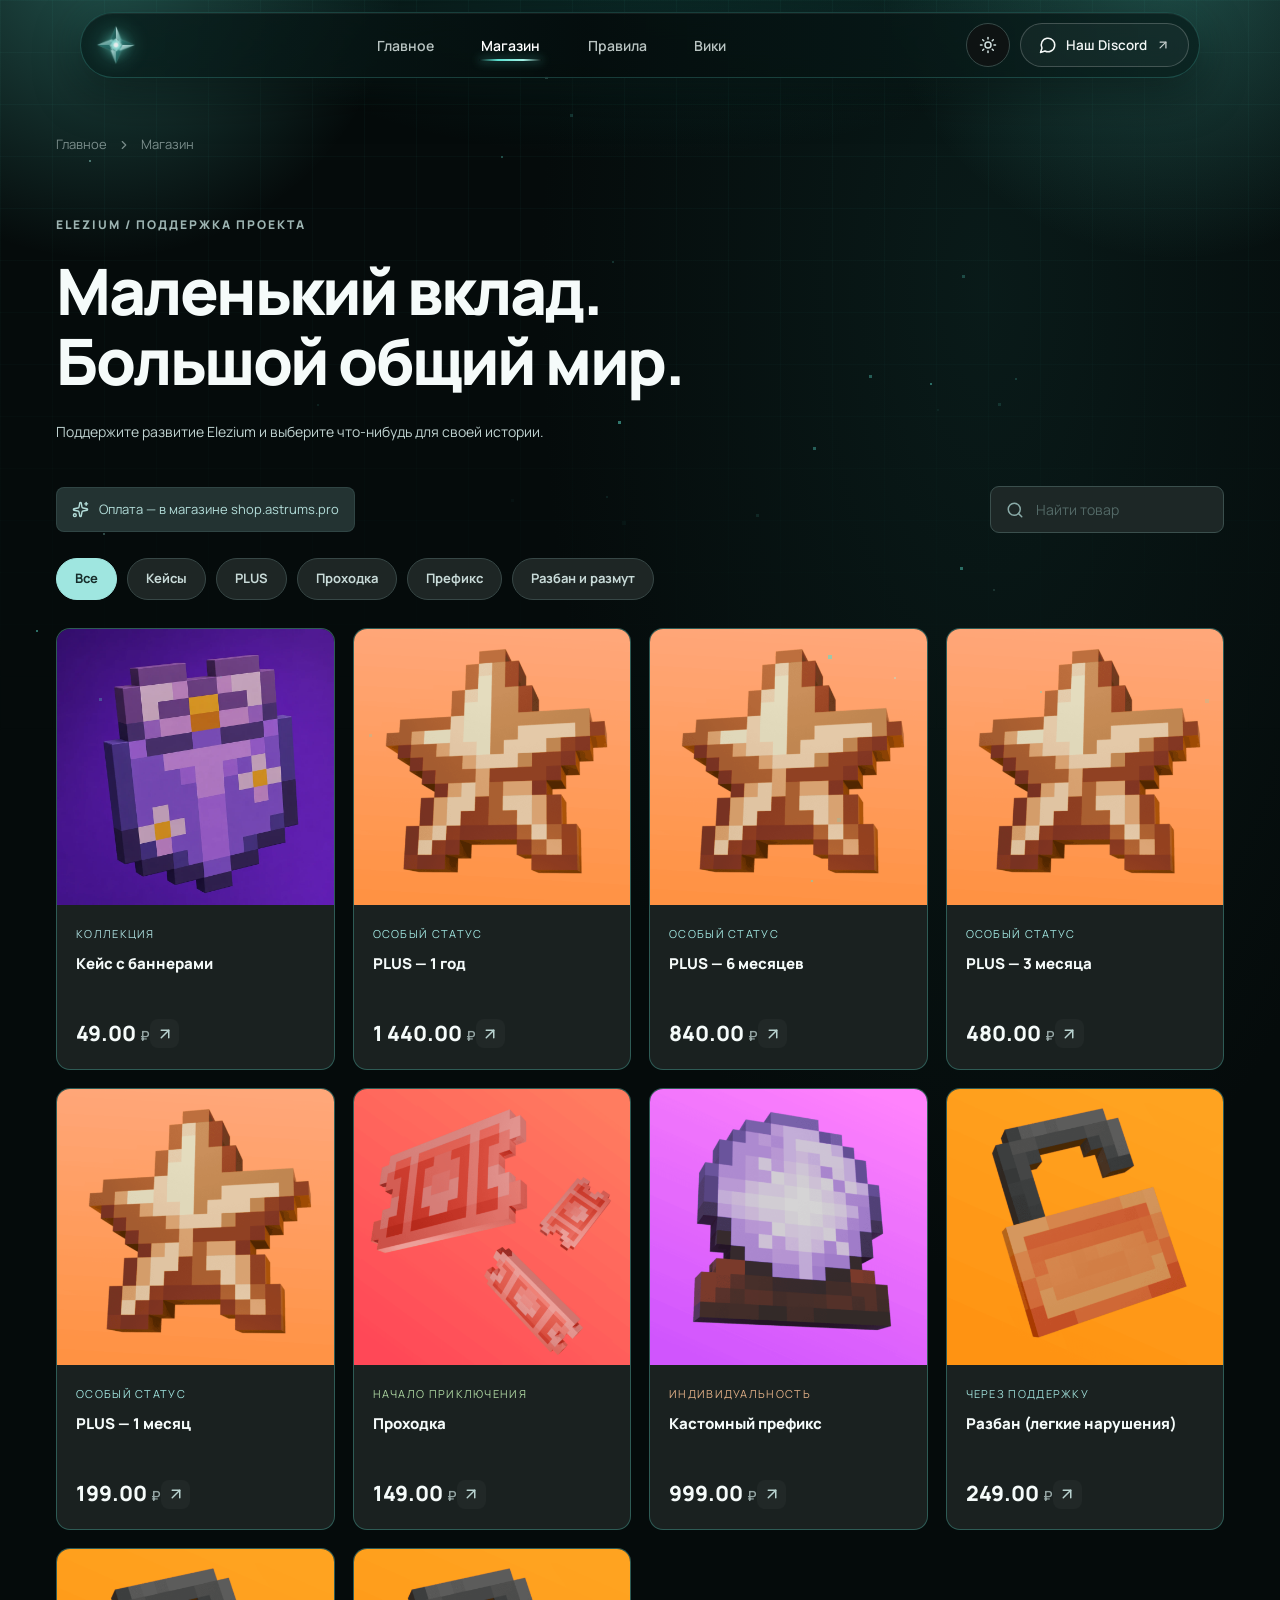
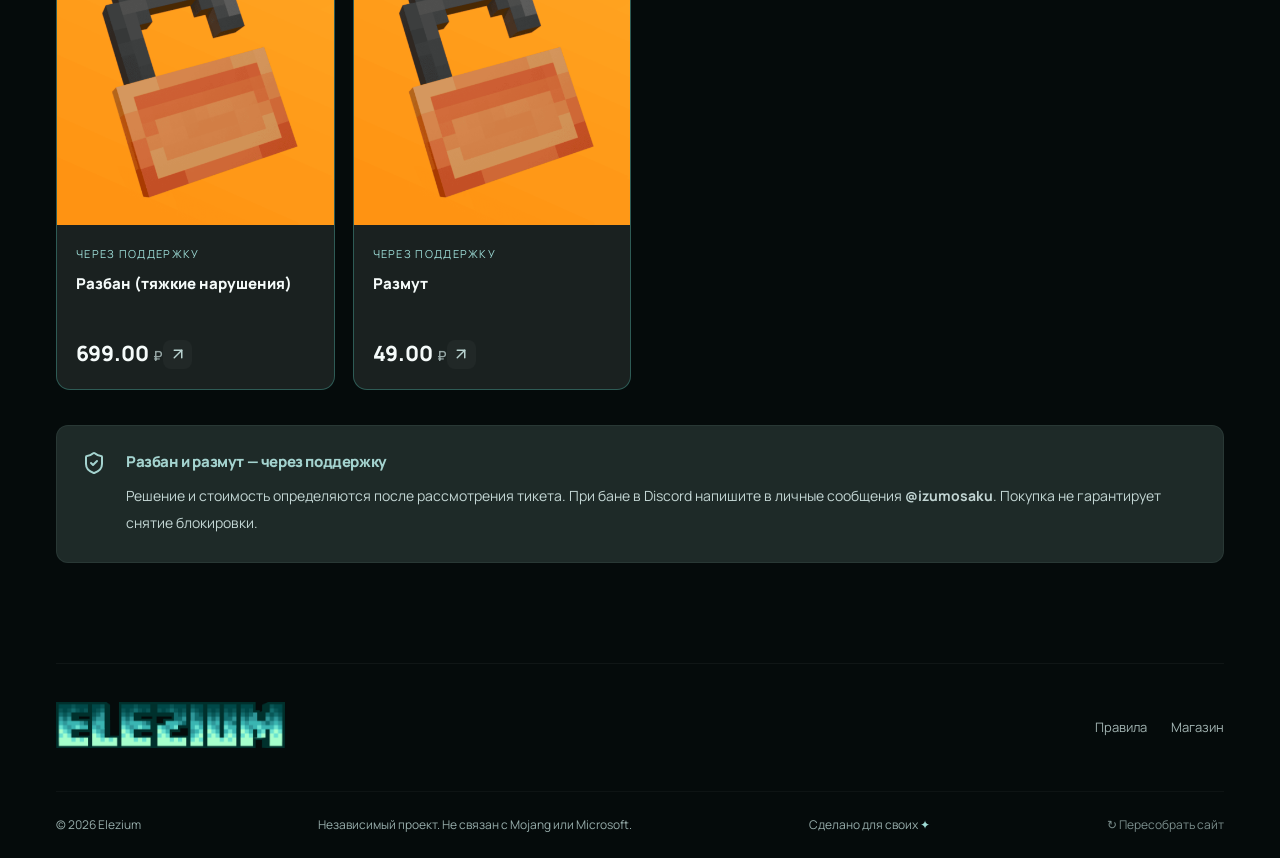
<file: shop.html>
<!DOCTYPE html>
<html lang="ru">
<head>
<meta charset="utf-8">
<meta name="viewport" content="width=device-width, initial-scale=1">
<title>Магазин — Elezium</title>
<meta name="description" content="Ванильный Minecraft-сервер Elezium: необязательный РП, города и сообщество. Начни свою историю на vanillatech.site.">
<meta property="og:type" content="website">
<meta property="og:site_name" content="ELEZIUM">
<meta property="og:title" content="Магазин — Elezium">
<meta property="og:description" content="Ванильный Minecraft-сервер Elezium: необязательный РП, города и сообщество. Начни свою историю на vanillatech.site.">
<meta property="og:url" content="https://ibronchikss.github.io/shop.html">
<meta property="og:image" content="https://ibronchikss.github.io/assets/images/og-image.png">
<meta property="og:image:secure_url" content="https://ibronchikss.github.io/assets/images/og-image.png">
<meta property="og:image:type" content="image/png">
<meta property="og:image:width" content="1200">
<meta property="og:image:height" content="630">
<meta property="og:image:alt" content="Логотип Elezium — кристальная звезда">
<meta property="og:locale" content="ru_RU">
<meta name="twitter:card" content="summary_large_image">
<meta name="twitter:title" content="Магазин — Elezium">
<meta name="twitter:description" content="Ванильный Minecraft-сервер Elezium: необязательный РП, города и сообщество. Начни свою историю на vanillatech.site.">
<meta name="twitter:image" content="https://ibronchikss.github.io/assets/images/og-image.png">
<meta name="theme-color" content="#050b0b">
<link rel="icon" type="image/png" href="assets/images/elezium-logo.png">
<script>try{var t=localStorage.getItem("astrum-theme");document.documentElement.setAttribute("data-theme",t==="light"?"light":"dark")}catch(e){document.documentElement.setAttribute("data-theme","dark")}</script>
<script>try{var d=document.documentElement;if(!window.matchMedia("(prefers-reduced-motion: reduce)").matches){if(!localStorage.getItem("elezium-intro")||/[?&]intro(=|&|$)/.test(location.search))d.classList.add("boot-on");else if(sessionStorage.getItem("fx-wipe"))d.classList.add("wipe-in")}}catch(e){}</script>
<link rel="stylesheet" href="assets/css/style.css">
<link rel="stylesheet" href="assets/css/extra.css">
<link rel="stylesheet" href="assets/css/light.css">
<link rel="stylesheet" href="assets/css/fx.css">
</head>
<body class="antialiased">
<div class="astrum-site"><header class="site-header"><a class="brand brand-logo brand-icon" href="index.html" aria-label="Elezium — на главную"><img src="assets/images/elezium-icon.png" alt="Elezium" width="192" height="192"></a><nav class="main-nav" aria-label="Главная навигация"><a class="" href="index.html"><svg class="nav-icon" xmlns="http://www.w3.org/2000/svg" width="20" height="20" viewBox="0 0 24 24" fill="none" stroke="currentColor" stroke-width="2" stroke-linecap="round" stroke-linejoin="round" aria-hidden="true"><path d="M15 21v-8a1 1 0 0 0-1-1h-4a1 1 0 0 0-1 1v8"></path><path d="M3 10a2 2 0 0 1 .709-1.528l7-5.999a2 2 0 0 1 2.582 0l7 5.999A2 2 0 0 1 21 10v9a2 2 0 0 1-2 2H5a2 2 0 0 1-2-2z"></path></svg><span>Главное</span></a><a class="active" aria-current="page" href="shop.html"><svg class="nav-icon" xmlns="http://www.w3.org/2000/svg" width="20" height="20" viewBox="0 0 24 24" fill="none" stroke="currentColor" stroke-width="2" stroke-linecap="round" stroke-linejoin="round" aria-hidden="true"><path d="M6 2 3 6v14a2 2 0 0 0 2 2h14a2 2 0 0 0 2-2V6l-3-4Z"></path><path d="M3 6h18"></path><path d="M16 10a4 4 0 0 1-8 0"></path></svg><span>Магазин</span></a><a class="" href="rules.html"><svg class="nav-icon" xmlns="http://www.w3.org/2000/svg" width="20" height="20" viewBox="0 0 24 24" fill="none" stroke="currentColor" stroke-width="2" stroke-linecap="round" stroke-linejoin="round" aria-hidden="true"><path d="M15 12h-5"></path><path d="M15 8h-5"></path><path d="M19 17V5a2 2 0 0 0-2-2H4"></path><path d="M8 21h12a2 2 0 0 0 2-2v-1a1 1 0 0 0-1-1H11a1 1 0 0 0-1 1v1a2 2 0 1 1-4 0V5a2 2 0 1 0-4 0v2a1 1 0 0 0 1 1h3"></path></svg><span>Правила</span></a><a class="" href="wiki.html"><svg class="nav-icon" xmlns="http://www.w3.org/2000/svg" width="20" height="20" viewBox="0 0 24 24" fill="none" stroke="currentColor" stroke-width="2" stroke-linecap="round" stroke-linejoin="round" aria-hidden="true"><path d="M12 7v14"></path><path d="M3 18a1 1 0 0 1-1-1V4a1 1 0 0 1 1-1h5a4 4 0 0 1 4 4 4 4 0 0 1 4-4h5a1 1 0 0 1 1 1v13a1 1 0 0 1-1 1h-6a3 3 0 0 0-3 3 3 3 0 0 0-3-3z"></path></svg><span>Вики</span></a></nav><div class="header-tools"><button class="theme-toggle" type="button" aria-label="Сменить тему: светлая или тёмная" title="Сменить тему"><svg class="icon-sun" xmlns="http://www.w3.org/2000/svg" width="18" height="18" viewBox="0 0 24 24" fill="none" stroke="currentColor" stroke-width="2" stroke-linecap="round" stroke-linejoin="round" aria-hidden="true"><circle cx="12" cy="12" r="4"></circle><path d="M12 2v2"></path><path d="M12 20v2"></path><path d="m4.93 4.93 1.41 1.41"></path><path d="m17.66 17.66 1.41 1.41"></path><path d="M2 12h2"></path><path d="M20 12h2"></path><path d="m6.34 17.66-1.41 1.41"></path><path d="m19.07 4.93-1.41 1.41"></path></svg><svg class="icon-moon" xmlns="http://www.w3.org/2000/svg" width="18" height="18" viewBox="0 0 24 24" fill="none" stroke="currentColor" stroke-width="2" stroke-linecap="round" stroke-linejoin="round" aria-hidden="true"><path d="M12 3a6 6 0 0 0 9 9 9 9 0 1 1-9-9Z"></path></svg></button><a href="https://discord.gg/e6pXG4M3T2" target="_blank" rel="noopener noreferrer" class="header-cta"><svg class="cta-icon" xmlns="http://www.w3.org/2000/svg" width="18" height="18" viewBox="0 0 24 24" fill="none" stroke="currentColor" stroke-width="2" stroke-linecap="round" stroke-linejoin="round" aria-hidden="true"><path d="M7.9 20A9 9 0 1 0 4 16.1L2 22Z"/></svg><span>Наш Discord</span><svg class="cta-arrow" xmlns="http://www.w3.org/2000/svg" width="14" height="14" viewBox="0 0 24 24" fill="none" stroke="currentColor" stroke-width="2.2" stroke-linecap="round" stroke-linejoin="round" aria-hidden="true"><path d="M7 7h10v10"/><path d="M7 17 17 7"/></svg></a></div><button class="menu-toggle" aria-label="Открыть меню"><svg xmlns="http://www.w3.org/2000/svg" width="24" height="24" viewBox="0 0 24 24" fill="none" stroke="currentColor" stroke-width="2" stroke-linecap="round" stroke-linejoin="round" class="lucide lucide-menu" aria-hidden="true"><path d="M4 5h16"></path><path d="M4 12h16"></path><path d="M4 19h16"></path></svg></button></header><main><section class="wrap inner-page"><div class="breadcrumbs"><a href="index.html">Главное</a><svg xmlns="http://www.w3.org/2000/svg" width="14" height="14" viewBox="0 0 24 24" fill="none" stroke="currentColor" stroke-width="2" stroke-linecap="round" stroke-linejoin="round" class="lucide lucide-chevron-right" aria-hidden="true"><path d="m9 18 6-6-6-6"></path></svg><span>Магазин</span></div><span class="eyebrow">ELEZIUM / ПОДДЕРЖКА ПРОЕКТА</span><h1>Маленький вклад.
Большой общий мир.</h1><p class="page-intro">Поддержите развитие Elezium и выберите что-нибудь для своей истории.</p><div class="shop-toolbar"><a class="notice" href="https://shop.astrums.pro/" target="_blank" rel="noopener noreferrer"><svg xmlns="http://www.w3.org/2000/svg" width="17" height="17" viewBox="0 0 24 24" fill="none" stroke="currentColor" stroke-width="2" stroke-linecap="round" stroke-linejoin="round" class="lucide lucide-sparkles" aria-hidden="true"><path d="M11.017 2.814a1 1 0 0 1 1.966 0l1.051 5.558a2 2 0 0 0 1.594 1.594l5.558 1.051a1 1 0 0 1 0 1.966l-5.558 1.051a2 2 0 0 0-1.594 1.594l-1.051 5.558a1 1 0 0 1-1.966 0l-1.051-5.558a2 2 0 0 0-1.594-1.594l-5.558-1.051a1 1 0 0 1 0-1.966l5.558-1.051a2 2 0 0 0 1.594-1.594z"></path><path d="M20 2v4"></path><path d="M22 4h-4"></path><circle cx="4" cy="20" r="2"></circle></svg> Оплата — в магазине shop.astrums.pro</a><label class="search"><svg xmlns="http://www.w3.org/2000/svg" width="18" height="18" viewBox="0 0 24 24" fill="none" stroke="currentColor" stroke-width="2" stroke-linecap="round" stroke-linejoin="round" class="lucide lucide-search" aria-hidden="true"><path d="m21 21-4.34-4.34"></path><circle cx="11" cy="11" r="8"></circle></svg><input placeholder="Найти товар" aria-label="Поиск товаров" value=""/></label></div><div class="shop-tabs" role="group" aria-label="Категории товаров"><button type="button" class="shop-tab is-active" data-filter="all" aria-pressed="true">Все</button><button type="button" class="shop-tab" data-filter="cases" aria-pressed="false">Кейсы</button><button type="button" class="shop-tab" data-filter="plus" aria-pressed="false">PLUS</button><button type="button" class="shop-tab" data-filter="pass" aria-pressed="false">Проходка</button><button type="button" class="shop-tab" data-filter="prefix" aria-pressed="false">Префикс</button><button type="button" class="shop-tab" data-filter="unban" aria-pressed="false">Разбан и размут</button></div><div class="product-grid"><button class="product-card pink" type="button" data-product="case" data-category="cases" data-price="49.00 ₽"><span class="product-art has-image"><img src="assets/images/shop/case.webp" alt="" width="1000" height="1000" loading="lazy"></span><span class="product-type">КОЛЛЕКЦИЯ</span><span class="product-name">Кейс с баннерами</span><span class="product-bottom"><span>49.00 <small>₽</small></span><span class="round-arrow"><svg xmlns="http://www.w3.org/2000/svg" width="18" height="18" viewBox="0 0 24 24" fill="none" stroke="currentColor" stroke-width="2" stroke-linecap="round" stroke-linejoin="round" class="lucide lucide-arrow-up-right" aria-hidden="true"><path d="M7 7h10v10"></path><path d="M7 17 17 7"></path></svg></span></span></button><button class="product-card purple" type="button" data-product="plus-1y" data-category="plus" data-price="1 440.00 ₽"><span class="product-art has-image"><img src="assets/images/shop/plus.png" alt="" width="1000" height="1000" loading="lazy"></span><span class="product-type">ОСОБЫЙ СТАТУС</span><span class="product-name">PLUS — 1 год</span><span class="product-bottom"><span>1 440.00 <small>₽</small></span><span class="round-arrow"><svg xmlns="http://www.w3.org/2000/svg" width="18" height="18" viewBox="0 0 24 24" fill="none" stroke="currentColor" stroke-width="2" stroke-linecap="round" stroke-linejoin="round" class="lucide lucide-arrow-up-right" aria-hidden="true"><path d="M7 7h10v10"></path><path d="M7 17 17 7"></path></svg></span></span></button><button class="product-card purple" type="button" data-product="plus-6m" data-category="plus" data-price="840.00 ₽"><span class="product-art has-image"><img src="assets/images/shop/plus.png" alt="" width="1000" height="1000" loading="lazy"></span><span class="product-type">ОСОБЫЙ СТАТУС</span><span class="product-name">PLUS — 6 месяцев</span><span class="product-bottom"><span>840.00 <small>₽</small></span><span class="round-arrow"><svg xmlns="http://www.w3.org/2000/svg" width="18" height="18" viewBox="0 0 24 24" fill="none" stroke="currentColor" stroke-width="2" stroke-linecap="round" stroke-linejoin="round" class="lucide lucide-arrow-up-right" aria-hidden="true"><path d="M7 7h10v10"></path><path d="M7 17 17 7"></path></svg></span></span></button><button class="product-card purple" type="button" data-product="plus-3m" data-category="plus" data-price="480.00 ₽"><span class="product-art has-image"><img src="assets/images/shop/plus.png" alt="" width="1000" height="1000" loading="lazy"></span><span class="product-type">ОСОБЫЙ СТАТУС</span><span class="product-name">PLUS — 3 месяца</span><span class="product-bottom"><span>480.00 <small>₽</small></span><span class="round-arrow"><svg xmlns="http://www.w3.org/2000/svg" width="18" height="18" viewBox="0 0 24 24" fill="none" stroke="currentColor" stroke-width="2" stroke-linecap="round" stroke-linejoin="round" class="lucide lucide-arrow-up-right" aria-hidden="true"><path d="M7 7h10v10"></path><path d="M7 17 17 7"></path></svg></span></span></button><button class="product-card purple" type="button" data-product="plus-1m" data-category="plus" data-price="199.00 ₽"><span class="product-art has-image"><img src="assets/images/shop/plus.png" alt="" width="1000" height="1000" loading="lazy"></span><span class="product-type">ОСОБЫЙ СТАТУС</span><span class="product-name">PLUS — 1 месяц</span><span class="product-bottom"><span>199.00 <small>₽</small></span><span class="round-arrow"><svg xmlns="http://www.w3.org/2000/svg" width="18" height="18" viewBox="0 0 24 24" fill="none" stroke="currentColor" stroke-width="2" stroke-linecap="round" stroke-linejoin="round" class="lucide lucide-arrow-up-right" aria-hidden="true"><path d="M7 7h10v10"></path><path d="M7 17 17 7"></path></svg></span></span></button><button class="product-card green" type="button" data-product="pass" data-category="pass" data-price="149.00 ₽"><span class="product-art has-image"><img src="assets/images/shop/pass.png" alt="" width="1000" height="1000" loading="lazy"></span><span class="product-type">НАЧАЛО ПРИКЛЮЧЕНИЯ</span><span class="product-name">Проходка</span><span class="product-bottom"><span>149.00 <small>₽</small></span><span class="round-arrow"><svg xmlns="http://www.w3.org/2000/svg" width="18" height="18" viewBox="0 0 24 24" fill="none" stroke="currentColor" stroke-width="2" stroke-linecap="round" stroke-linejoin="round" class="lucide lucide-arrow-up-right" aria-hidden="true"><path d="M7 7h10v10"></path><path d="M7 17 17 7"></path></svg></span></span></button><button class="product-card orange" type="button" data-product="prefix" data-category="prefix" data-price="999.00 ₽"><span class="product-art has-image"><img src="assets/images/shop/prefix.png" alt="" width="1000" height="1000" loading="lazy"></span><span class="product-type">ИНДИВИДУАЛЬНОСТЬ</span><span class="product-name">Кастомный префикс</span><span class="product-bottom"><span>999.00 <small>₽</small></span><span class="round-arrow"><svg xmlns="http://www.w3.org/2000/svg" width="18" height="18" viewBox="0 0 24 24" fill="none" stroke="currentColor" stroke-width="2" stroke-linecap="round" stroke-linejoin="round" class="lucide lucide-arrow-up-right" aria-hidden="true"><path d="M7 7h10v10"></path><path d="M7 17 17 7"></path></svg></span></span></button><button class="product-card blue" type="button" data-product="unban-light" data-category="unban" data-price="249.00 ₽"><span class="product-art has-image"><img src="assets/images/shop/unban.png" alt="" width="1000" height="1000" loading="lazy"></span><span class="product-type">ЧЕРЕЗ ПОДДЕРЖКУ</span><span class="product-name">Разбан (легкие нарушения)</span><span class="product-bottom"><span>249.00 <small>₽</small></span><span class="round-arrow"><svg xmlns="http://www.w3.org/2000/svg" width="18" height="18" viewBox="0 0 24 24" fill="none" stroke="currentColor" stroke-width="2" stroke-linecap="round" stroke-linejoin="round" class="lucide lucide-arrow-up-right" aria-hidden="true"><path d="M7 7h10v10"></path><path d="M7 17 17 7"></path></svg></span></span></button><button class="product-card blue" type="button" data-product="unban-heavy" data-category="unban" data-price="699.00 ₽"><span class="product-art has-image"><img src="assets/images/shop/unban.png" alt="" width="1000" height="1000" loading="lazy"></span><span class="product-type">ЧЕРЕЗ ПОДДЕРЖКУ</span><span class="product-name">Разбан (тяжкие нарушения)</span><span class="product-bottom"><span>699.00 <small>₽</small></span><span class="round-arrow"><svg xmlns="http://www.w3.org/2000/svg" width="18" height="18" viewBox="0 0 24 24" fill="none" stroke="currentColor" stroke-width="2" stroke-linecap="round" stroke-linejoin="round" class="lucide lucide-arrow-up-right" aria-hidden="true"><path d="M7 7h10v10"></path><path d="M7 17 17 7"></path></svg></span></span></button><button class="product-card blue" type="button" data-product="mute" data-category="unban" data-price="49.00 ₽"><span class="product-art has-image"><img src="assets/images/shop/unban.png" alt="" width="1000" height="1000" loading="lazy"></span><span class="product-type">ЧЕРЕЗ ПОДДЕРЖКУ</span><span class="product-name">Размут</span><span class="product-bottom"><span>49.00 <small>₽</small></span><span class="round-arrow"><svg xmlns="http://www.w3.org/2000/svg" width="18" height="18" viewBox="0 0 24 24" fill="none" stroke="currentColor" stroke-width="2" stroke-linecap="round" stroke-linejoin="round" class="lucide lucide-arrow-up-right" aria-hidden="true"><path d="M7 7h10v10"></path><path d="M7 17 17 7"></path></svg></span></span></button></div><template id="product-case"><p>Кейс с баннерами для профилей (для открытия профиля зажмите ПКМ по игроку или <code>/profile &lt;ник&gt;</code>)</p><p>Всего есть 14 видов баннеров для профиля и они будут постоянно добавляться.</p></template><template id="product-plus-1y"><p>✅ Чем больше срок подписки PLUS, тем меньше цена!</p><p>Если покупать подписки по месяцу, то у вас вышло бы 2400₽, но сверху еще нужно учитывать неплохую комиссию.</p>
<h3>🧾 Основное</h3>
<ul>
<li>Сохранение инвентаря только для вас (можно выключить)</li>
<li>Более 10 различных эффектов выхода и входа на выбор</li>
<li>Более 20 различных цветов ника с разными значками на выбор</li>
<li>Возможность получить свою голову</li>
<li>Нету задержки между отправкой сообщений в чате</li>
<li>Вход на полный сервер</li>
</ul>
<p><code>/plus</code> — открыть меню настройки и возможностей подписки</p>
<h3>📀 Кастомные пластинки</h3>
<ul>
<li><code>/disc burn &lt;ссылка на трек&gt;</code> — записать трек на пластинку</li>
<li><code>/disc search &lt;поисковый запрос&gt;</code> — найти и записать трек</li>
<li><code>/disc erase</code> — убрать трек с пластинки</li>
</ul>
<h3>🎲 Дополнительные бонусы</h3>
<ul>
<li><code>/spit</code> — позволяет плюнуть, прямо как лама</li>
<li><code>/hide</code> <code>/show</code> — скрыть / показать себя на карте</li>
<li><code>/hat</code> — одеть блок / предмет на голову</li>
</ul>
<h3>💙 Дискорд</h3>
<ul>
<li>Специальная роль</li>
<li>Возможность выбрать цвет ника</li>
<li>Доступ к сохранениям карт старых сезонов</li>
<li>Доступ к особым новостям и анонсам</li>
<li>Доступ к закрытому чату</li>
</ul>
</template><template id="product-plus-6m"><p>Если покупать подписки по месяцу, то у вас вышло бы 1200₽, но сверху еще нужно учитывать неплохую комиссию</p>
<h3>🧾 Основное</h3>
<ul>
<li>Сохранение инвентаря только для вас (можно выключить)</li>
<li>Более 10 различных эффектов выхода и входа на выбор</li>
<li>Более 20 различных цветов ника с разными значками на выбор</li>
<li>Возможность получить свою голову</li>
<li>Нету задержки между отправкой сообщений в чате</li>
<li>Вход на полный сервер</li>
</ul>
<p><code>/plus</code> — открыть меню настройки и возможностей подписки</p>
<h3>📀 Кастомные пластинки</h3>
<ul>
<li><code>/disc burn &lt;ссылка на трек&gt;</code> — записать трек на пластинку</li>
<li><code>/disc search &lt;поисковый запрос&gt;</code> — найти и записать трек</li>
<li><code>/disc erase</code> — убрать трек с пластинки</li>
</ul>
<h3>🎲 Дополнительные бонусы</h3>
<ul>
<li><code>/spit</code> — позволяет плюнуть, прямо как лама</li>
<li><code>/hide</code> <code>/show</code> — скрыть / показать себя на карте</li>
<li><code>/hat</code> — одеть блок / предмет на голову</li>
</ul>
<h3>💙 Дискорд</h3>
<ul>
<li>Специальная роль</li>
<li>Возможность выбрать цвет ника</li>
<li>Доступ к сохранениям карт старых сезонов</li>
<li>Доступ к особым новостям и анонсам</li>
<li>Доступ к закрытому чату</li>
</ul>
</template><template id="product-plus-3m"><p>Если покупать подписки по месяцу, то у вас вышло бы 600₽, но сверху еще нужно учитывать неплохую комиссию.</p>
<h3>🧾 Основное</h3>
<ul>
<li>Сохранение инвентаря только для вас (можно выключить)</li>
<li>Более 10 различных эффектов выхода и входа на выбор</li>
<li>Более 20 различных цветов ника с разными значками на выбор</li>
<li>Возможность получить свою голову</li>
<li>Нету задержки между отправкой сообщений в чате</li>
<li>Вход на полный сервер</li>
</ul>
<p><code>/plus</code> — открыть меню настройки и возможностей подписки</p>
<h3>📀 Кастомные пластинки</h3>
<ul>
<li><code>/disc burn &lt;ссылка на трек&gt;</code> — записать трек на пластинку</li>
<li><code>/disc search &lt;поисковый запрос&gt;</code> — найти и записать трек</li>
<li><code>/disc erase</code> — убрать трек с пластинки</li>
</ul>
<h3>🎲 Дополнительные бонусы</h3>
<ul>
<li><code>/spit</code> — позволяет плюнуть, прямо как лама</li>
<li><code>/hide</code> <code>/show</code> — скрыть / показать себя на карте</li>
<li><code>/hat</code> — одеть блок / предмет на голову</li>
</ul>
<h3>💙 Дискорд</h3>
<ul>
<li>Специальная роль</li>
<li>Возможность выбрать цвет ника</li>
<li>Доступ к сохранениям карт старых сезонов</li>
<li>Доступ к особым новостям и анонсам</li>
<li>Доступ к закрытому чату</li>
</ul>
</template><template id="product-plus-1m"><p>❌ Не имеет скидки, так как является подпиской всего на месяц!</p>
<h3>🧾 Основное</h3>
<ul>
<li>Сохранение инвентаря только для вас (можно выключить)</li>
<li>Более 10 различных эффектов выхода и входа на выбор</li>
<li>Более 20 различных цветов ника с разными значками на выбор</li>
<li>Возможность получить свою голову</li>
<li>Нету задержки между отправкой сообщений в чате</li>
<li>Вход на полный сервер</li>
</ul>
<p><code>/plus</code> — открыть меню настройки и возможностей подписки</p>
<h3>📀 Кастомные пластинки</h3>
<ul>
<li><code>/disc burn &lt;ссылка на трек&gt;</code> — записать трек на пластинку</li>
<li><code>/disc search &lt;поисковый запрос&gt;</code> — найти и записать трек</li>
<li><code>/disc erase</code> — убрать трек с пластинки</li>
</ul>
<h3>🎲 Дополнительные бонусы</h3>
<ul>
<li><code>/spit</code> — позволяет плюнуть, прямо как лама</li>
<li><code>/hide</code> <code>/show</code> — скрыть / показать себя на карте</li>
<li><code>/hat</code> — одеть блок / предмет на голову</li>
</ul>
<h3>💙 Дискорд</h3>
<ul>
<li>Специальная роль</li>
<li>Возможность выбрать цвет ника</li>
<li>Доступ к сохранениям карт старых сезонов</li>
<li>Доступ к особым новостям и анонсам</li>
<li>Доступ к закрытому чату</li>
</ul>
</template><template id="product-pass"><p>Покупка проходки избавляет вас от ожидания, возможности непринятия через заявку и обязательной привязки телефона!</p><p>✅ Вы сможете играть сразу после покупки!</p></template><template id="product-prefix"><p>Вы сможете сделать себе любой префикс и цвет ника, который захотите! Можно вставить текст на латинице и кириллице, а также выбрать любые цвета. Есть возможность сделать градиент.</p><h3>📄 Но есть небольшие правила</h3><ul><li>Длина префикса не более 8 символов.</li><li>Префикс не должен выставлять вас за другого игрока, члена состава сервера или как-либо обманывать игроков.</li><li>Префикс не должен нести оскорбительный смысл.</li></ul><p>Для предпросмотра того, как будет выглядит префикс и ник, а также для выдачи нужно обратиться в тех. поддержку в нашем Дискорде!</p></template><template id="product-unban-light"><p>РАЗБАН (легкие нарушения), можно купить если вас забанили за легкие нарушения или те, что сильно не вредят другим игрока: любые временные баны, читы, оскорбления, твинки (в зависимости от нарушений).</p><p>Если вы совершали те нарушения, что караются по максимальной строгости, то нужно покупать РАЗБАН (тяжкие нарушения): баны + баны в Дискорд сервере, грифы, убийства, крупные кражи.</p><p>Если вы совершили непростительные нарушения, то никакой разбан не поможет: доксинг, атаки на сервер, многократные нарушения.</p><p>Если вы не уверены, то советуем обратиться в тех. поддержку, чтобы решить что с вами делать.</p><p>После покупки нужно обратиться в тех. поддержку для выдачи!</p></template><template id="product-unban-heavy"><p>Если вы совершали те нарушения, что караются по максимальной строгости, то нужно покупать РАЗБАН (тяжкие нарушения): баны + баны в Дискорд сервере, грифы, убийства, крупные кражи.</p><p>Если вы совершили непростительные нарушения, то никакой разбан не поможет: доксинг, атаки на сервер, многократные нарушения.</p><p>Если вы не уверены, то советуем обратиться в тех. поддержку, чтобы решить что с вами делать.</p><p>После покупки нужно обратиться в тех. поддержку для выдачи или же в дискорд @australiec!</p></template><template id="product-mute"><p>Снимает мут в обычном и голосовом чате! Выдается автоматически.</p></template><div class="info-panel"><svg xmlns="http://www.w3.org/2000/svg" width="24" height="24" viewBox="0 0 24 24" fill="none" stroke="currentColor" stroke-width="2" stroke-linecap="round" stroke-linejoin="round" class="lucide lucide-shield-check" aria-hidden="true"><path d="M20 13c0 5-3.5 7.5-7.66 8.95a1 1 0 0 1-.67-.01C7.5 20.5 4 18 4 13V6a1 1 0 0 1 1-1c2 0 4.5-1.2 6.24-2.72a1.17 1.17 0 0 1 1.52 0C14.51 3.81 17 5 19 5a1 1 0 0 1 1 1z"></path><path d="m9 12 2 2 4-4"></path></svg><div><h3>Разбан и размут — через поддержку</h3><p>Решение и стоимость определяются после рассмотрения тикета. При бане в Discord напишите в личные сообщения <strong>@izumosaku</strong>. Покупка не гарантирует снятие блокировки.</p></div></div></section></main><footer class="site-footer wrap"><div class="footer-top"><div class="footer-brand"><a class="brand brand-logo footer-logo" href="index.html" aria-label="Elezium — на главную"><img src="assets/images/elezium-wordmark.png" alt="Elezium" width="1118" height="225" loading="lazy"></a></div><div class="footer-links"><a href="rules.html">Правила</a><a href="shop.html">Магазин</a></div></div><div class="footer-bottom"><span>© 2026 Elezium</span><span>Независимый проект. Не связан с Mojang или Microsoft.</span><span>Сделано для своих <span class="accent">✦</span></span></div></footer></div>
<script src="assets/js/main.js" defer></script>
<script src="assets/js/fx.js" defer></script>
</body>
</html>
</file>
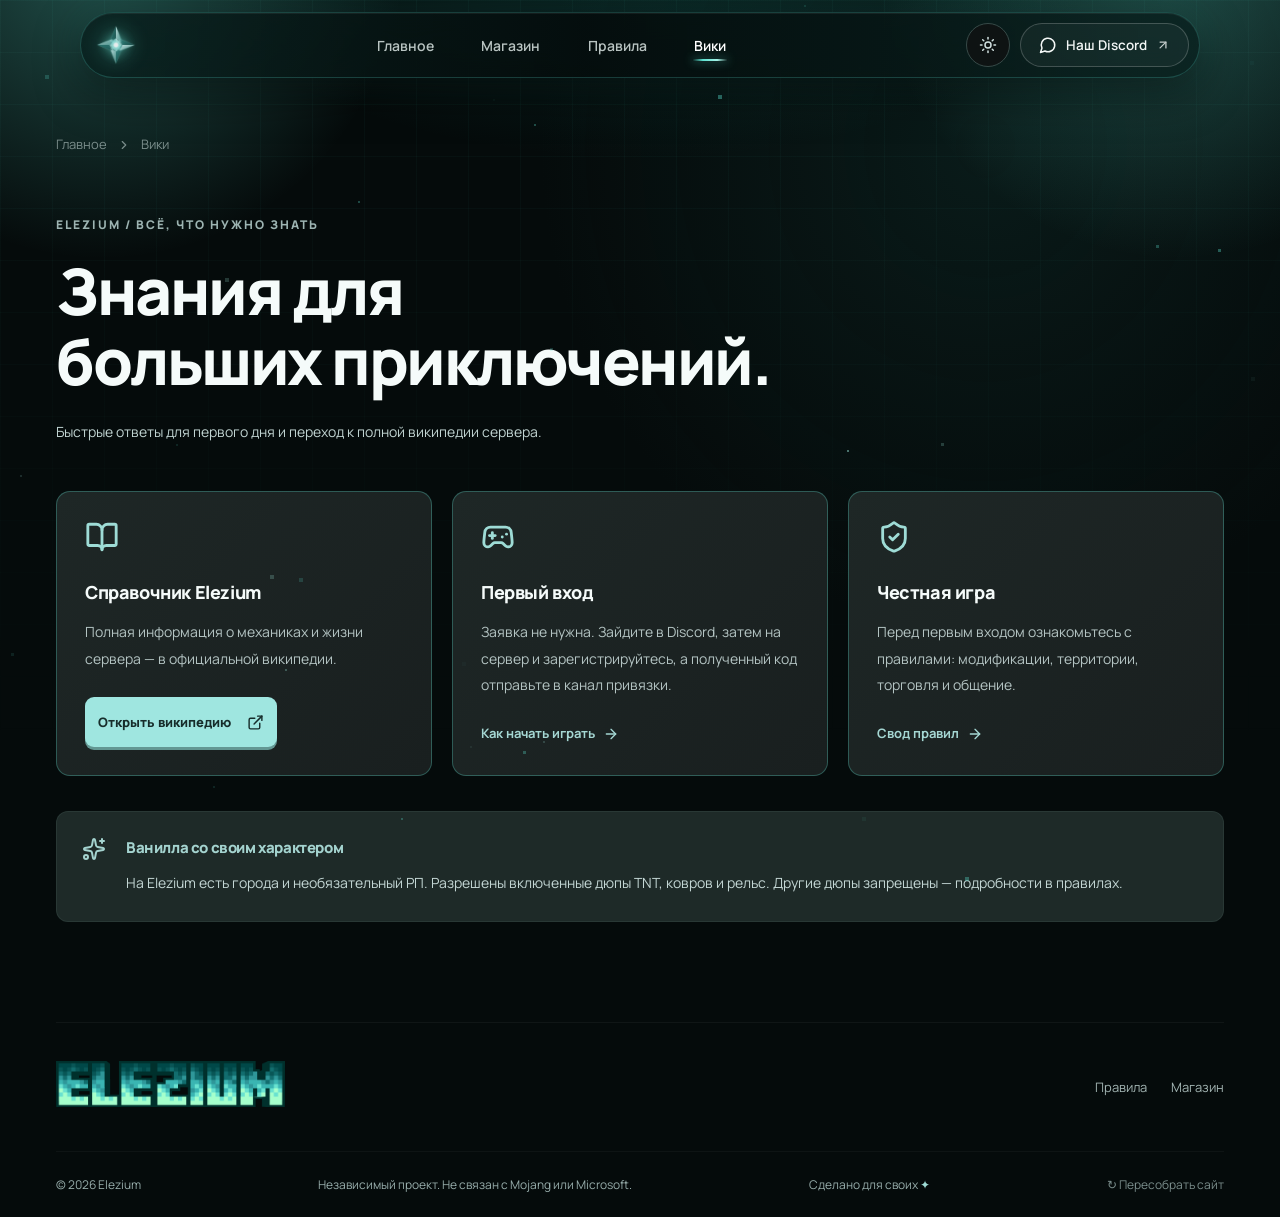
<file: wiki.html>
<!DOCTYPE html>
<html lang="ru">
<head>
<meta charset="utf-8">
<meta name="viewport" content="width=device-width, initial-scale=1">
<title>Вики — Elezium</title>
<meta name="description" content="Ванильный Minecraft-сервер Elezium: необязательный РП, города и сообщество. Начни свою историю на vanillatech.site.">
<meta property="og:type" content="website">
<meta property="og:site_name" content="ELEZIUM">
<meta property="og:title" content="Вики — Elezium">
<meta property="og:description" content="Ванильный Minecraft-сервер Elezium: необязательный РП, города и сообщество. Начни свою историю на vanillatech.site.">
<meta property="og:url" content="https://ibronchikss.github.io/wiki.html">
<meta property="og:image" content="https://ibronchikss.github.io/assets/images/og-image.png">
<meta property="og:image:secure_url" content="https://ibronchikss.github.io/assets/images/og-image.png">
<meta property="og:image:type" content="image/png">
<meta property="og:image:width" content="1200">
<meta property="og:image:height" content="630">
<meta property="og:image:alt" content="Логотип Elezium — кристальная звезда">
<meta property="og:locale" content="ru_RU">
<meta name="twitter:card" content="summary_large_image">
<meta name="twitter:title" content="Вики — Elezium">
<meta name="twitter:description" content="Ванильный Minecraft-сервер Elezium: необязательный РП, города и сообщество. Начни свою историю на vanillatech.site.">
<meta name="twitter:image" content="https://ibronchikss.github.io/assets/images/og-image.png">
<meta name="theme-color" content="#050b0b">
<link rel="icon" type="image/png" href="assets/images/elezium-logo.png">
<script>try{var t=localStorage.getItem("astrum-theme");document.documentElement.setAttribute("data-theme",t==="light"?"light":"dark")}catch(e){document.documentElement.setAttribute("data-theme","dark")}</script>
<script>try{var d=document.documentElement;if(!window.matchMedia("(prefers-reduced-motion: reduce)").matches){if(!localStorage.getItem("elezium-intro")||/[?&]intro(=|&|$)/.test(location.search))d.classList.add("boot-on");else if(sessionStorage.getItem("fx-wipe"))d.classList.add("wipe-in")}}catch(e){}</script>
<link rel="stylesheet" href="assets/css/style.css">
<link rel="stylesheet" href="assets/css/extra.css">
<link rel="stylesheet" href="assets/css/light.css">
<link rel="stylesheet" href="assets/css/fx.css">
</head>
<body class="antialiased">
<div class="astrum-site"><header class="site-header"><a class="brand brand-logo brand-icon" href="index.html" aria-label="Elezium — на главную"><img src="assets/images/elezium-icon.png" alt="Elezium" width="192" height="192"></a><nav class="main-nav" aria-label="Главная навигация"><a class="" href="index.html"><svg class="nav-icon" xmlns="http://www.w3.org/2000/svg" width="20" height="20" viewBox="0 0 24 24" fill="none" stroke="currentColor" stroke-width="2" stroke-linecap="round" stroke-linejoin="round" aria-hidden="true"><path d="M15 21v-8a1 1 0 0 0-1-1h-4a1 1 0 0 0-1 1v8"></path><path d="M3 10a2 2 0 0 1 .709-1.528l7-5.999a2 2 0 0 1 2.582 0l7 5.999A2 2 0 0 1 21 10v9a2 2 0 0 1-2 2H5a2 2 0 0 1-2-2z"></path></svg><span>Главное</span></a><a class="" href="shop.html"><svg class="nav-icon" xmlns="http://www.w3.org/2000/svg" width="20" height="20" viewBox="0 0 24 24" fill="none" stroke="currentColor" stroke-width="2" stroke-linecap="round" stroke-linejoin="round" aria-hidden="true"><path d="M6 2 3 6v14a2 2 0 0 0 2 2h14a2 2 0 0 0 2-2V6l-3-4Z"></path><path d="M3 6h18"></path><path d="M16 10a4 4 0 0 1-8 0"></path></svg><span>Магазин</span></a><a class="" href="rules.html"><svg class="nav-icon" xmlns="http://www.w3.org/2000/svg" width="20" height="20" viewBox="0 0 24 24" fill="none" stroke="currentColor" stroke-width="2" stroke-linecap="round" stroke-linejoin="round" aria-hidden="true"><path d="M15 12h-5"></path><path d="M15 8h-5"></path><path d="M19 17V5a2 2 0 0 0-2-2H4"></path><path d="M8 21h12a2 2 0 0 0 2-2v-1a1 1 0 0 0-1-1H11a1 1 0 0 0-1 1v1a2 2 0 1 1-4 0V5a2 2 0 1 0-4 0v2a1 1 0 0 0 1 1h3"></path></svg><span>Правила</span></a><a class="active" aria-current="page" href="wiki.html"><svg class="nav-icon" xmlns="http://www.w3.org/2000/svg" width="20" height="20" viewBox="0 0 24 24" fill="none" stroke="currentColor" stroke-width="2" stroke-linecap="round" stroke-linejoin="round" aria-hidden="true"><path d="M12 7v14"></path><path d="M3 18a1 1 0 0 1-1-1V4a1 1 0 0 1 1-1h5a4 4 0 0 1 4 4 4 4 0 0 1 4-4h5a1 1 0 0 1 1 1v13a1 1 0 0 1-1 1h-6a3 3 0 0 0-3 3 3 3 0 0 0-3-3z"></path></svg><span>Вики</span></a></nav><div class="header-tools"><button class="theme-toggle" type="button" aria-label="Сменить тему: светлая или тёмная" title="Сменить тему"><svg class="icon-sun" xmlns="http://www.w3.org/2000/svg" width="18" height="18" viewBox="0 0 24 24" fill="none" stroke="currentColor" stroke-width="2" stroke-linecap="round" stroke-linejoin="round" aria-hidden="true"><circle cx="12" cy="12" r="4"></circle><path d="M12 2v2"></path><path d="M12 20v2"></path><path d="m4.93 4.93 1.41 1.41"></path><path d="m17.66 17.66 1.41 1.41"></path><path d="M2 12h2"></path><path d="M20 12h2"></path><path d="m6.34 17.66-1.41 1.41"></path><path d="m19.07 4.93-1.41 1.41"></path></svg><svg class="icon-moon" xmlns="http://www.w3.org/2000/svg" width="18" height="18" viewBox="0 0 24 24" fill="none" stroke="currentColor" stroke-width="2" stroke-linecap="round" stroke-linejoin="round" aria-hidden="true"><path d="M12 3a6 6 0 0 0 9 9 9 9 0 1 1-9-9Z"></path></svg></button><a href="https://discord.gg/e6pXG4M3T2" target="_blank" rel="noopener noreferrer" class="header-cta"><svg class="cta-icon" xmlns="http://www.w3.org/2000/svg" width="18" height="18" viewBox="0 0 24 24" fill="none" stroke="currentColor" stroke-width="2" stroke-linecap="round" stroke-linejoin="round" aria-hidden="true"><path d="M7.9 20A9 9 0 1 0 4 16.1L2 22Z"/></svg><span>Наш Discord</span><svg class="cta-arrow" xmlns="http://www.w3.org/2000/svg" width="14" height="14" viewBox="0 0 24 24" fill="none" stroke="currentColor" stroke-width="2.2" stroke-linecap="round" stroke-linejoin="round" aria-hidden="true"><path d="M7 7h10v10"/><path d="M7 17 17 7"/></svg></a></div><button class="menu-toggle" aria-label="Открыть меню"><svg xmlns="http://www.w3.org/2000/svg" width="24" height="24" viewBox="0 0 24 24" fill="none" stroke="currentColor" stroke-width="2" stroke-linecap="round" stroke-linejoin="round" class="lucide lucide-menu" aria-hidden="true"><path d="M4 5h16"></path><path d="M4 12h16"></path><path d="M4 19h16"></path></svg></button></header><main><section class="wrap inner-page"><div class="breadcrumbs"><a href="index.html">Главное</a><svg xmlns="http://www.w3.org/2000/svg" width="14" height="14" viewBox="0 0 24 24" fill="none" stroke="currentColor" stroke-width="2" stroke-linecap="round" stroke-linejoin="round" class="lucide lucide-chevron-right" aria-hidden="true"><path d="m9 18 6-6-6-6"></path></svg><span>Вики</span></div><span class="eyebrow">ELEZIUM / ВСЁ, ЧТО НУЖНО ЗНАТЬ</span><h1>Знания для
больших приключений.</h1><p class="page-intro">Быстрые ответы для первого дня и переход к полной википедии сервера.</p><div class="wiki-grid"><article class="feature-card"><svg xmlns="http://www.w3.org/2000/svg" width="34" height="34" viewBox="0 0 24 24" fill="none" stroke="currentColor" stroke-width="2" stroke-linecap="round" stroke-linejoin="round" class="lucide lucide-book-open accent" aria-hidden="true"><path d="M12 7v14"></path><path d="M3 18a1 1 0 0 1-1-1V4a1 1 0 0 1 1-1h5a4 4 0 0 1 4 4 4 4 0 0 1 4-4h5a1 1 0 0 1 1 1v13a1 1 0 0 1-1 1h-6a3 3 0 0 0-3 3 3 3 0 0 0-3-3z"></path></svg><h3>Справочник Elezium</h3><p>Полная информация о механиках и жизни сервера — в официальной википедии.</p><a href="https://astrums.pro/wiki" target="_blank" rel="noopener noreferrer" class="button primary">Открыть википедию <svg xmlns="http://www.w3.org/2000/svg" width="17" height="17" viewBox="0 0 24 24" fill="none" stroke="currentColor" stroke-width="2" stroke-linecap="round" stroke-linejoin="round" class="lucide lucide-external-link" aria-hidden="true"><path d="M15 3h6v6"></path><path d="M10 14 21 3"></path><path d="M18 13v6a2 2 0 0 1-2 2H5a2 2 0 0 1-2-2V8a2 2 0 0 1 2-2h6"></path></svg></a></article><article class="feature-card"><svg xmlns="http://www.w3.org/2000/svg" width="34" height="34" viewBox="0 0 24 24" fill="none" stroke="currentColor" stroke-width="2" stroke-linecap="round" stroke-linejoin="round" class="lucide lucide-gamepad2 lucide-gamepad-2 accent" aria-hidden="true"><line x1="6" x2="10" y1="11" y2="11"></line><line x1="8" x2="8" y1="9" y2="13"></line><line x1="15" x2="15.01" y1="12" y2="12"></line><line x1="18" x2="18.01" y1="10" y2="10"></line><path d="M17.32 5H6.68a4 4 0 0 0-3.978 3.59c-.006.052-.01.101-.017.152C2.604 9.416 2 14.456 2 16a3 3 0 0 0 3 3c1 0 1.5-.5 2-1l1.414-1.414A2 2 0 0 1 9.828 16h4.344a2 2 0 0 1 1.414.586L17 18c.5.5 1 1 2 1a3 3 0 0 0 3-3c0-1.545-.604-6.584-.685-7.258-.007-.05-.011-.1-.017-.151A4 4 0 0 0 17.32 5z"></path></svg><h3>Первый вход</h3><p>Заявка не нужна. Зайдите в Discord, затем на сервер и зарегистрируйтесь, а полученный код отправьте в канал привязки.</p><a class="text-link" href="index.html#start">Как начать играть <svg xmlns="http://www.w3.org/2000/svg" width="16" height="16" viewBox="0 0 24 24" fill="none" stroke="currentColor" stroke-width="2" stroke-linecap="round" stroke-linejoin="round" class="lucide lucide-arrow-right" aria-hidden="true"><path d="M5 12h14"></path><path d="m12 5 7 7-7 7"></path></svg></a></article><article class="feature-card"><svg xmlns="http://www.w3.org/2000/svg" width="34" height="34" viewBox="0 0 24 24" fill="none" stroke="currentColor" stroke-width="2" stroke-linecap="round" stroke-linejoin="round" class="lucide lucide-shield-check accent" aria-hidden="true"><path d="M20 13c0 5-3.5 7.5-7.66 8.95a1 1 0 0 1-.67-.01C7.5 20.5 4 18 4 13V6a1 1 0 0 1 1-1c2 0 4.5-1.2 6.24-2.72a1.17 1.17 0 0 1 1.52 0C14.51 3.81 17 5 19 5a1 1 0 0 1 1 1z"></path><path d="m9 12 2 2 4-4"></path></svg><h3>Честная игра</h3><p>Перед первым входом ознакомьтесь с правилами: модификации, территории, торговля и общение.</p><a class="text-link" href="rules.html">Свод правил <svg xmlns="http://www.w3.org/2000/svg" width="16" height="16" viewBox="0 0 24 24" fill="none" stroke="currentColor" stroke-width="2" stroke-linecap="round" stroke-linejoin="round" class="lucide lucide-arrow-right" aria-hidden="true"><path d="M5 12h14"></path><path d="m12 5 7 7-7 7"></path></svg></a></article></div><div class="info-panel"><svg xmlns="http://www.w3.org/2000/svg" width="24" height="24" viewBox="0 0 24 24" fill="none" stroke="currentColor" stroke-width="2" stroke-linecap="round" stroke-linejoin="round" class="lucide lucide-sparkles" aria-hidden="true"><path d="M11.017 2.814a1 1 0 0 1 1.966 0l1.051 5.558a2 2 0 0 0 1.594 1.594l5.558 1.051a1 1 0 0 1 0 1.966l-5.558 1.051a2 2 0 0 0-1.594 1.594l-1.051 5.558a1 1 0 0 1-1.966 0l-1.051-5.558a2 2 0 0 0-1.594-1.594l-5.558-1.051a1 1 0 0 1 0-1.966l5.558-1.051a2 2 0 0 0 1.594-1.594z"></path><path d="M20 2v4"></path><path d="M22 4h-4"></path><circle cx="4" cy="20" r="2"></circle></svg><div><h3>Ванилла со своим характером</h3><p>На Elezium есть города и необязательный РП. Разрешены включенные дюпы TNT, ковров и рельс. Другие дюпы запрещены — подробности в правилах.</p></div></div></section></main><footer class="site-footer wrap"><div class="footer-top"><div class="footer-brand"><a class="brand brand-logo footer-logo" href="index.html" aria-label="Elezium — на главную"><img src="assets/images/elezium-wordmark.png" alt="Elezium" width="1118" height="225" loading="lazy"></a></div><div class="footer-links"><a href="rules.html">Правила</a><a href="shop.html">Магазин</a></div></div><div class="footer-bottom"><span>© 2026 Elezium</span><span>Независимый проект. Не связан с Mojang или Microsoft.</span><span>Сделано для своих <span class="accent">✦</span></span></div></footer></div>
<script src="assets/js/main.js" defer></script>
<script src="assets/js/fx.js" defer></script>
</body>
</html>
</file>
<file: assets/css/style.css>
@import "https://fonts.googleapis.com/css2?family=Manrope:wght@400;500;600;700;800&display=swap";
@layer properties{@supports (((-webkit-hyphens:none)) and (not (margin-trim:inline))) or ((-moz-orient:inline) and (not (color:rgb(from red r g b)))){*,:before,:after,::backdrop{--tw-space-y-reverse:0;--tw-border-style:solid;--tw-font-weight:initial;--tw-tracking:initial;--tw-shadow:0 0 #0000;--tw-shadow-color:initial;--tw-shadow-alpha:100%;--tw-inset-shadow:0 0 #0000;--tw-inset-shadow-color:initial;--tw-inset-shadow-alpha:100%;--tw-ring-color:initial;--tw-ring-shadow:0 0 #0000;--tw-inset-ring-color:initial;--tw-inset-ring-shadow:0 0 #0000;--tw-ring-inset:initial;--tw-ring-offset-width:0px;--tw-ring-offset-color:#fff;--tw-ring-offset-shadow:0 0 #0000}}}@layer theme{:root,:host{--font-sans:"Manrope", sans-serif;--font-mono:ui-monospace, SFMono-Regular, Menlo, Monaco, Consolas, "Liberation Mono", "Courier New", monospace;--color-green-100:#dcfce7;--color-green-200:#b9f8cf;--color-green-800:#016630;--color-green-900:#0d542b;--color-gray-100:#f3f4f6;--color-gray-200:#e5e7eb;--color-gray-800:#1f3835;--spacing:.25rem;--container-md:28rem;--text-xs:.75rem;--text-xs--line-height:calc(1 / .75);--text-sm:.875rem;--text-sm--line-height:calc(1.25 / .875);--text-lg:1.125rem;--text-lg--line-height:calc(1.75 / 1.125);--text-2xl:1.5rem;--text-2xl--line-height:calc(2 / 1.5);--font-weight-medium:500;--font-weight-semibold:600;--font-weight-bold:700;--tracking-wider:.05em;--default-transition-duration:.15s;--default-transition-timing-function:cubic-bezier(.4, 0, .2, 1);--default-font-family:var(--font-sans);--default-mono-font-family:var(--font-mono)}@supports (color:lab(0% 0 0)){:root,:host{--color-green-100:lab(96.1861% -13.8464 6.52365);--color-green-200:lab(92.4222% -26.4702 12.9427);--color-green-800:lab(37.4616% -36.7971 22.9692);--color-green-900:lab(30.797% -29.6927 17.382);--color-gray-100:lab(96.1596% -.0823438 -1.13575);--color-gray-200:lab(91.6229% -.159115 -2.26791);--color-gray-800:lab(16.1051% -1.18239 -11.7533)}}}@layer base{*,:after,:before,::backdrop{box-sizing:border-box;border:0 solid;margin:0;padding:0}::file-selector-button{box-sizing:border-box;border:0 solid;margin:0;padding:0}html,:host{-webkit-text-size-adjust:100%;tab-size:4;line-height:1.5;font-family:var(--default-font-family,-apple-system, BlinkMacSystemFont, "Segoe UI", Roboto, "Helvetica Neue", "Noto Sans", Arial, sans-serif, "Apple Color Emoji", "Segoe UI Emoji", "Segoe UI Symbol", "Noto Color Emoji");font-feature-settings:var(--default-font-feature-settings,normal);font-variation-settings:var(--default-font-variation-settings,normal);-webkit-tap-highlight-color:transparent}hr{height:0;color:inherit;border-top-width:1px}abbr:where([title]){-webkit-text-decoration:underline dotted;text-decoration:underline dotted}h1,h2,h3,h4,h5,h6{font-size:inherit;font-weight:inherit}a{color:inherit;-webkit-text-decoration:inherit;-webkit-text-decoration:inherit;-webkit-text-decoration:inherit;-webkit-text-decoration:inherit;text-decoration:inherit}b,strong{font-weight:bolder}code,kbd,samp,pre{font-family:var(--default-mono-font-family,ui-monospace, SFMono-Regular, Menlo, Monaco, Consolas, "Liberation Mono", "Courier New", monospace);font-feature-settings:var(--default-mono-font-feature-settings,normal);font-variation-settings:var(--default-mono-font-variation-settings,normal);font-size:1em}small{font-size:80%}sub,sup{vertical-align:baseline;font-size:75%;line-height:0;position:relative}sub{bottom:-.25em}sup{top:-.5em}table{text-indent:0;border-color:inherit;border-collapse:collapse}:-moz-focusring:where(:not(iframe)){outline:auto}progress{vertical-align:baseline}summary{display:list-item}ol,ul,menu{list-style:none}img,svg,video,canvas,audio,iframe,embed,object{vertical-align:middle;display:block}img,video{max-width:100%;height:auto}button,input,select,optgroup,textarea{font:inherit;font-feature-settings:inherit;font-variation-settings:inherit;letter-spacing:inherit;color:inherit;opacity:1;background-color:#0000;border-radius:0}::file-selector-button{font:inherit;font-feature-settings:inherit;font-variation-settings:inherit;letter-spacing:inherit;color:inherit;opacity:1;background-color:#0000;border-radius:0}:where(select:is([multiple],[size])) optgroup{font-weight:bolder}:where(select:is([multiple],[size])) optgroup option{padding-inline-start:20px}::file-selector-button{margin-inline-end:4px}::placeholder{opacity:1}@supports (not ((-webkit-appearance:-apple-pay-button))) or (contain-intrinsic-size:1px){::placeholder{color:currentColor}@supports (color:color-mix(in lab, red, red)){::placeholder{color:color-mix(in oklab, currentcolor 50%, transparent)}}}textarea{resize:vertical}::-webkit-search-decoration{-webkit-appearance:none}::-webkit-date-and-time-value{min-height:1lh;text-align:inherit}::-webkit-datetime-edit{display:inline-flex}::-webkit-datetime-edit-fields-wrapper{padding:0}::-webkit-datetime-edit{padding-block:0}::-webkit-datetime-edit-year-field{padding-block:0}::-webkit-datetime-edit-month-field{padding-block:0}::-webkit-datetime-edit-day-field{padding-block:0}::-webkit-datetime-edit-hour-field{padding-block:0}::-webkit-datetime-edit-minute-field{padding-block:0}::-webkit-datetime-edit-second-field{padding-block:0}::-webkit-datetime-edit-millisecond-field{padding-block:0}::-webkit-datetime-edit-meridiem-field{padding-block:0}::-webkit-calendar-picker-indicator{line-height:1}:-moz-ui-invalid{box-shadow:none}button,input:where([type=button],[type=reset],[type=submit]){appearance:button}::file-selector-button{appearance:button}::-webkit-inner-spin-button{height:auto}::-webkit-outer-spin-button{height:auto}[hidden]:where(:not([hidden=until-found])){display:none!important}:root{--lightningcss-light: ;--lightningcss-dark:initial;color-scheme:dark}*{box-sizing:border-box}html{scroll-behavior:smooth;scroll-padding-top:100px}body{color:#f5fbfa;background:#050b0b;margin:0;font-family:Manrope,sans-serif;font-size:15px}button,a,input,summary{-webkit-tap-highlight-color:transparent}button,a{touch-action:manipulation}button{cursor:pointer;font:inherit}a{color:inherit;text-decoration:none}button{color:inherit}button:disabled{cursor:default}button:focus-visible,a:focus-visible,summary:focus-visible,input:focus-visible{outline-offset:5px;outline:2px solid #a2faf2}h1,h2,h3,p{margin:0}button{border:0}::selection{color:#fff;background:#6ce7dc}input{font:inherit;color:inherit}svg{flex-shrink:0}button,a{transition:background .2s,color .2s,transform .2s,border-color .2s}button:hover{filter:brightness(1.08)}}@layer components{.astrum-site{background:radial-gradient(at 77% 12%,#0f2e2b70,#0000 32%),#050b0b;overflow:hidden}.wrap{width:min(1240px,100% - 112px);margin-inline:auto}.site-header{z-index:20;border-bottom:1px solid #ffffff0c;align-items:center;gap:32px;height:100px;padding:0 4%;display:flex;position:relative}.brand{letter-spacing:1.5px;align-items:center;gap:9px;font-size:25px;font-weight:800;display:inline-flex}.brand-symbol{color:#9dfaf2;font-size:40px;line-height:1}.brand-dot{color:#8c9998;align-self:flex-start;margin-top:7px;margin-left:-7px;font-size:12px}.main-nav{color:#929e9d;gap:26px;margin:auto;font-size:14px;font-weight:600;display:flex}.main-nav a{padding:38px 0;position:relative}.main-nav a:hover,.main-nav a.active{color:#e9fefc}.main-nav a.active:after{content:"";background:#9bfaf1;height:2px;position:absolute;bottom:23px;left:0;right:0}.header-discord{background:#1f2b2a;border:1px solid #374a48;border-radius:9px;align-items:center;gap:9px;padding:12px 14px;font-size:13px;display:flex}.menu-toggle{background:0 0;display:none}.hero{grid-template-columns:1fr 1fr;min-height:750px;padding-top:70px;display:grid;position:relative}.eyebrow{letter-spacing:2px;color:#9db4b2;font-size:12px;font-weight:800;display:block}.season{color:#b5dbd7;background:#212d2c88;border:1px solid #83b6b233;border-radius:30px;align-items:center;gap:9px;padding:10px 13px;font-size:12px;display:inline-flex}.season>span,.world-label>span{background:#b7dc9a;border-radius:50%;width:6px;height:6px;box-shadow:0 0 12px #b7dc9a66}.hero h1{letter-spacing:-3.2px;margin-top:25px;font-size:clamp(45px,4.9vw,71px);font-weight:800;line-height:1.09}.hero h1>span{color:#9ddcd6}.hero-copy>p{color:#a2aead;margin-top:25px;font-size:14px;line-height:1.9}.hero-actions{align-items:center;gap:20px;margin-top:30px;display:flex}.button{border-radius:9px;justify-content:center;align-items:center;gap:16px;min-height:50px;padding:17px 22px;font-size:14px;font-weight:800;line-height:1.5;display:inline-flex}.primary{color:#172d2b;background:#9fe6e0;box-shadow:0 3px #639793}.primary:hover{background:#bcf5f0;transform:translateY(-2px)}.secondary{color:#d5e3e2;background:#1e2625;border:1px solid #374746}.secondary:hover{background:#293736}.server-address{color:#9dafad;text-align:left;background:0 0;align-items:center;gap:26px;display:flex}.server-address small{letter-spacing:1.8px;color:#7a8a89;margin-bottom:5px;font-size:12px;display:block}.server-address strong{color:#d9e6e5;letter-spacing:.8px;font-size:14px}.hero-facts{color:#859190;flex-wrap:wrap;gap:15px;margin-top:28px;font-size:12px;display:flex}.hero-facts>span{align-items:center;gap:5px;display:flex}.hero-facts svg{color:#a9cdca}.hero-visual{align-self:center;min-width:0;margin:0 -60px 0 -30px;position:relative;transform:translateY(-27px)}.hero-visual>img{filter:drop-shadow(0 30px 40px #0005);width:100%;height:auto;animation:7s ease-in-out infinite float;position:relative}.planet-halo{background:radial-gradient(#7cd8d019,#0000 65%);border:1px solid #8fcfca1a;border-radius:50%;position:absolute;inset:9% 7%;transform:rotate(-25deg)}.planet-halo:after{content:"";border:1px dashed #9ad5cf1c;border-radius:50%;position:absolute;inset:12%}.visual-coordinate{letter-spacing:2px;color:#839c9a;font-size:11px;position:absolute;top:17%;left:29%}.floating-star{color:#b8f2ed;position:absolute}.star-one{font-size:42px;top:20%;right:13%;transform:rotate(12deg)}.star-two{color:#748b89;font-size:25px;top:45%;left:6%}.world-label{letter-spacing:1.2px;background:#1a2827cc;border:1px solid #5f7f7c80;border-radius:6px;align-items:center;gap:8px;padding:11px 13px;font-size:11px;display:flex;position:absolute;bottom:21%;left:29%;transform:rotate(-5deg)}.visual-number{letter-spacing:3px;color:#5d7170;font-size:12px;position:absolute;bottom:7%;right:20%}.hero-bottom{color:#606c6b;letter-spacing:1.6px;border-top:1px solid #ffffff0b;grid-column:1/-1;justify-content:space-between;align-self:end;align-items:center;margin-top:30px;padding:24px 0;font-size:12px;display:flex}.hero-bottom>span:last-child{letter-spacing:.4px}.ticker{white-space:nowrap;color:#1c2c2b;background:#a4d6d2;justify-content:space-around;align-items:center;gap:30px;padding:16px 25px;font-size:17px;display:flex;overflow:hidden}.ticker span{letter-spacing:1.8px;font-size:12px;font-weight:800}.section{padding-top:100px;padding-bottom:20px}.section-heading{justify-content:space-between;align-items:flex-end;gap:30px;margin-bottom:35px;display:flex}.section-heading .eyebrow{margin-bottom:17px}h2{letter-spacing:-1.5px;font-size:36px;font-weight:800;line-height:1.23}.section-heading>p{color:#b1c1c0;padding-bottom:3px;font-size:14px;line-height:1.9}.feature-grid{grid-template-columns:repeat(3,1fr);gap:18px;display:grid}.feature-card{background:linear-gradient(135deg,#1e2726,#191f1f);border:1px solid #ffffff09;border-radius:14px;padding:28px;position:relative}.feature-icon{border-radius:12px;justify-content:center;align-items:center;width:45px;height:45px;margin-bottom:35px;display:inline-flex}.green{--tone:#acd5a0;--shade:#263b31}.purple{--tone:#a0e5df;--shade:#314d4a}.orange{--tone:#e1b087;--shade:#463328}.pink{--tone:#aadbdb;--shade:#304545}.blue{--tone:#9ddcd6;--shade:#2b4e4b}.feature-icon{background:var(--shade);color:var(--tone)}.card-index{color:#5b6e6c;font-size:12px;position:absolute;top:37px;right:28px}h3{letter-spacing:-.4px;font-size:18px;font-weight:800}.feature-card p{color:#b4c4c3;margin-top:13px;font-size:14px;line-height:1.9}.card-tag{letter-spacing:1.2px;color:#6f8381;margin-top:28px;font-size:12px;display:block}.text-link{color:#a5d7d3;background:0 0;align-items:center;gap:8px;margin-top:25px;padding:0;font-size:13px;font-weight:700;display:inline-flex}.product-grid{grid-template-columns:repeat(4,1fr);gap:18px;display:grid}.product-card{text-align:left;background:#1a2120;border:1px solid #ffffff09;border-radius:14px;flex-direction:column;padding:13px 19px 19px;display:flex;overflow:hidden}.product-card:hover{border-color:#99d5cf4d;transform:translateY(-6px)}.product-art{background:radial-gradient(ellipse at 50% 70%,var(--shade),#19222100 74%);width:calc(100% + 38px);height:180px;color:var(--tone);isolation:isolate;justify-content:center;align-items:center;margin:-13px -19px 20px;display:flex;position:relative}.product-art>svg{filter:drop-shadow(4px 10px #0003);transform:rotate(-13deg)}.art-orbit{border:1px solid var(--tone);opacity:.15;z-index:-1;border-radius:25px;width:100px;height:100px;position:absolute;transform:rotate(25deg)}.art-spark{font-size:20px;position:absolute;top:26%;right:27%}.product-type{letter-spacing:1.3px;color:var(--tone);margin-bottom:10px;font-size:11px}.product-name{font-size:15px;font-weight:800}.product-bottom{justify-content:space-between;align-items:center;margin-top:22px;font-size:21px;font-weight:800;display:flex}.product-bottom small{color:#94a4a3;font-size:14px;font-weight:600}.round-arrow{color:#b8d2cf;background:#ffffff08;border-radius:8px;justify-content:center;align-items:center;width:29px;height:29px;display:flex}.subtle-note{color:#788c8b;margin-top:17px;font-size:12px;line-height:1.7}.world-banner{background:linear-gradient(110deg,#293938,#324543 60%,#2a3736);border:1px solid #a4d3cf1a;border-radius:17px;grid-template-columns:1fr 1fr;margin-top:80px;padding:45px 50px;display:grid;position:relative;overflow:hidden}.world-banner .eyebrow{margin-bottom:20px}.world-banner h2{font-size:37px}.world-banner p{color:#aabebc;margin-top:16px;font-size:14px;line-height:1.8}.light{color:#233533;background:#d7edeb;margin-top:25px}.map-art{color:#b4c29e;justify-content:center;align-items:center;display:flex;position:relative;transform:rotate(-12deg)}.map-art>svg{filter:drop-shadow(8px 15px #16222150);width:270px;height:270px}.map-marker{color:#caf8f3;text-shadow:0 0 35px #a2e6e0;font-size:50px;position:absolute;top:34%;left:48%}.map-caption{letter-spacing:2px;color:#b6d3d1;font-size:12px;position:absolute;bottom:10%}.outline-star{color:#a4d6d2;font-size:70px}.steps{grid-template-columns:repeat(3,1fr);gap:35px;margin:35px 0;display:grid}.step-number{color:#a4d7d3;letter-spacing:2px;border-bottom:1px solid #2e3d3c;margin-bottom:20px;padding-bottom:14px;font-size:13px;display:block}.steps p{color:#8c9d9b;margin-top:12px;font-size:14px;line-height:1.9}.site-footer{border-top:1px solid #ffffff0b;margin-top:100px;padding-top:38px}.footer-top{justify-content:space-between;align-items:center;gap:25px;padding-bottom:37px;display:flex}.footer-top p{color:#7e918f;margin-top:8px;font-size:12px}.footer-links{color:#a2b4b2;gap:24px;font-size:13px;display:flex}.footer-links a{align-items:center;gap:5px;display:flex}.socials{gap:10px;display:flex}.socials>a{color:#aec6c4;background:#1d2827;border:1px solid #ffffff09;border-radius:8px;justify-content:center;align-items:center;width:37px;height:37px;display:flex}.socials>a:hover{background:#304745}.footer-bottom{color:#97adab;border-top:1px solid #ffffff09;justify-content:space-between;gap:20px;padding:22px 0;font-size:12px;display:flex}.accent{color:#9edcd6}.inner-page{min-height:65vh;padding-top:35px}.breadcrumbs{color:#7a8d8b;align-items:center;gap:10px;margin-bottom:60px;font-size:13px;display:flex}.inner-page>h1{white-space:pre-line;letter-spacing:-2.5px;margin-top:22px;font-size:clamp(38px,5vw,65px);font-weight:800;line-height:1.1}.page-intro{color:#c0d3d1;max-width:650px;margin-top:23px;font-size:14px;line-height:1.9}.shop-toolbar{justify-content:space-between;align-items:center;gap:25px;margin:40px 0 25px;display:flex}.notice{color:#b3ddd9;background:#233332;border:1px solid #527a7644;border-radius:8px;align-items:center;gap:10px;padding:12px 15px;font-size:13px;display:flex}.search{color:#8aaba8;background:#1d2726;border:1px solid #3b4f4d;border-radius:9px;align-items:center;gap:12px;padding:12px 15px;display:flex}.search input{background:0 0;border:0;outline:none;width:100%;min-width:0;font-size:14px}.info-panel{color:#a4d3cf;background:#1e2a28;border:1px solid #63868326;border-radius:12px;align-items:flex-start;gap:20px;margin-top:35px;padding:25px;display:flex}.info-panel p{color:#c3d6d4;font-size:14px;line-height:1.9}.info-panel h3{margin-bottom:10px;font-size:15px}.rules-search{max-width:550px;margin-top:30px}.rules-layout{grid-template-columns:240px 1fr;gap:60px;margin-top:45px;display:grid}.rules-toc{color:#8ba7a4;background:#18201f;border:1px solid #ffffff08;border-radius:12px;flex-direction:column;gap:15px;height:fit-content;padding:24px;font-size:13px;display:flex;position:sticky;top:30px}.rules-toc a:hover{color:#bbf4ef}.rules-toc .eyebrow{margin-bottom:10px}.rules-content article{border-bottom:1px solid #ffffff0d;margin-bottom:35px;padding-bottom:35px;scroll-margin-top:25px}.rules-content h2{letter-spacing:-.7px;margin-bottom:22px;font-size:24px}.rules-content p{color:#acbcbb;margin-top:16px;font-size:14px;line-height:1.95}.resource-grid{grid-template-columns:repeat(3,1fr);gap:20px;margin-top:45px;display:grid}.resource-card{background:#1a2322;border:1px solid #ffffff09;border-radius:15px;padding:27px;position:relative}.resource-card:hover{background:#24302f;border-color:#598581;transform:translateY(-4px)}.resource-arrow{color:#7e9b99;position:absolute;top:32px;right:27px}.resource-card .feature-icon{margin-bottom:25px}.resource-card p{color:#c0d3d1;margin-top:12px;font-size:14px;line-height:1.8}.resource-card small{color:#667c7a;margin-top:25px;font-size:12px;display:block}.wiki-grid{grid-template-columns:repeat(3,1fr);gap:20px;margin-top:45px;display:grid}.wiki-grid h3{margin-top:25px}.wiki-grid .button{margin-top:25px;padding:13px;font-size:13px}.faq{max-width:850px;margin-top:45px}.faq details{border-bottom:1px solid #ffffff12;padding:24px 0}.faq summary{cursor:pointer;justify-content:space-between;align-items:center;gap:20px;font-size:16px;font-weight:700;list-style:none;display:flex}.faq summary::-webkit-details-marker{display:none}.faq summary svg{color:#9bd6d0}.faq details[open] summary svg{transform:rotate(45deg)}.faq details p{color:#9cb2b0;max-width:700px;margin-top:20px;font-size:14px;line-height:1.9}.support-banner{color:#a3dcd7;background:#20302f;border-radius:14px;align-items:center;gap:25px;margin-top:45px;padding:30px;display:flex}.support-banner p{color:#9db6b4;margin-top:8px;font-size:14px}.support-banner .button{margin-left:auto}.empty{color:#97adab;padding:35px 0;font-size:14px}.modal-backdrop{z-index:100;-webkit-backdrop-filter:blur(10px);backdrop-filter:blur(10px);background:#070d0cd9;justify-content:center;align-items:center;padding:24px;display:flex;position:fixed;inset:0;overflow-y:auto}.modal{background:#1d2b2a;border:1px solid #4b747070;border-radius:20px;width:100%;max-width:500px;max-height:90dvh;padding:38px;position:relative;overflow-y:auto;box-shadow:0 30px 100px #0008}.modal-close{color:#a6c0bd;background:0 0;padding:5px;position:absolute;top:18px;right:18px}.modal .feature-icon{margin-bottom:20px}.modal h2{letter-spacing:-1px;margin-top:12px;font-size:30px}.modal p{color:#9ebab7;margin-top:20px;font-size:14px;line-height:1.9}.modal .button{width:100%;margin-top:22px}.modal .eyebrow{font-size:12px}.modal-price{margin:25px 0;font-size:32px;font-weight:800}.copy-panel{letter-spacing:1px;background:#2a3d3b;border:1px solid #5a827e;border-radius:8px;justify-content:space-between;align-items:center;width:100%;margin-top:23px;padding:18px;display:flex}.modal .subtle-note{font-size:12px}.menu-toggle{padding:8px}@keyframes float{0%,to{transform:translateY(0)}50%{transform:translateY(-12px)}}@media (min-width:1500px){.hero h1{font-size:75px}.hero{min-height:800px}}@media (max-width:1100px){.wrap{width:calc(100% - 64px)}.site-header{gap:20px}.main-nav{gap:17px;font-size:12px}.brand{font-size:21px}.header-discord{padding:10px}.header-discord span{display:none}.hero{min-height:680px;padding-top:60px}.hero h1{font-size:56px}.hero-visual{margin-right:-30px}.hero-actions{gap:16px}.hero-facts{gap:10px;font-size:12px}.feature-card{padding:23px}.product-grid{gap:12px}.product-card{padding:12px 15px 18px}.product-name{font-size:14px}.product-art{width:calc(100% + 30px);height:155px;margin-inline:-15px}.section-heading h2{font-size:32px}.rules-layout{grid-template-columns:190px 1fr;gap:30px}}@media (max-width:760px){.wrap{width:calc(100% - 40px)}.site-header{gap:15px;height:76px;padding:0 20px}.brand{font-size:23px}.brand-symbol{font-size:35px}.header-discord{margin-left:auto}.menu-toggle{display:block}.main-nav{display:none}.main-nav.open{-webkit-backdrop-filter:blur(15px);backdrop-filter:blur(15px);background:#151e1eef;border-bottom:1px solid #435b59;flex-direction:column;gap:0;padding:20px;display:flex;position:absolute;top:75px;left:0;right:0}.main-nav a{padding:13px;font-size:14px}.main-nav a.active:after{display:none}.hero{flex-direction:column;min-height:0;padding-top:35px;display:flex}.hero h1{letter-spacing:-2.5px;font-size:clamp(44px,9vw,64px);line-height:1.08}.hero h1 br:nth-of-type(2){display:none}.hero h1>span{display:block}.hero-copy>p{margin-top:22px;font-size:14px}.hero-actions{margin-top:25px}.button{gap:12px;padding:15px 20px;font-size:13px}.server-address{gap:15px}.hero-facts{margin-top:24px;font-size:12px}.hero-visual{align-self:center;width:100%;max-width:530px;margin:-25px -10px -35px;transform:none}.hero-visual img{width:100%}.visual-coordinate{font-size:11px;top:15%}.hero-bottom{width:100%;margin-top:0;padding:20px 0;font-size:11px}.hero-bottom span:last-child{letter-spacing:0;font-size:11px}.ticker{justify-content:flex-start;gap:25px;padding:13px 20px}.ticker span{font-size:12px}.section{padding-top:60px}.section-heading{flex-wrap:wrap;align-items:flex-start;gap:22px;margin-bottom:25px}.section-heading h2,h2{letter-spacing:-1px;font-size:29px}.section-heading>p{font-size:13px}.section-heading .eyebrow{margin-bottom:14px;font-size:12px}.feature-grid{grid-template-columns:1fr;gap:12px}.feature-card{padding:25px}.feature-icon{margin-bottom:23px}.feature-card p{max-width:500px;font-size:14px}.card-tag{margin-top:20px}.product-grid{grid-template-columns:repeat(2,minmax(0,1fr));gap:12px}.product-art{height:150px}.product-art>svg{width:60px;height:60px}.product-name{min-height:39px;font-size:14px;line-height:1.5}.product-type{letter-spacing:.8px;font-size:11px}.product-bottom{margin-top:14px;font-size:20px}.shop-preview .section-heading{align-items:flex-end}.shop-preview .section-heading .button{min-height:38px;padding:10px 12px;font-size:12px}.world-banner{grid-template-columns:1fr;margin-top:50px;padding:30px}.world-banner h2{font-size:30px}.map-art{height:230px;margin-top:15px}.map-art>svg{width:210px;height:210px}.map-caption{bottom:0}.steps{grid-template-columns:1fr;gap:25px;margin-top:20px}.steps article{padding-left:50px;position:relative}.step-number{border:0;font-size:14px;position:absolute;top:2px;left:0}.steps p{margin-top:8px}.outline-star{font-size:40px}.site-footer{margin-top:60px;padding-top:30px}.footer-top{flex-wrap:wrap;gap:25px}.footer-links{flex-basis:100%;order:3;font-size:13px}.socials{margin-left:auto}.footer-bottom{flex-wrap:wrap;gap:10px;font-size:11px;line-height:1.8}.footer-bottom>span:nth-child(2){flex-basis:100%;order:3}.inner-page{padding-top:25px}.breadcrumbs{margin-bottom:40px;font-size:12px}.inner-page>h1{letter-spacing:-1.8px;font-size:39px}.page-intro{font-size:14px}.shop-toolbar{flex-direction:column;align-items:stretch;gap:14px;margin-top:25px}.notice{font-size:12px}.rules-layout{grid-template-columns:1fr;gap:25px;margin-top:25px}.rules-toc{grid-template-columns:1fr 1fr;gap:14px;padding:20px;font-size:12px;display:grid;position:static}.rules-toc .eyebrow{grid-column:1/-1}.rules-content h2{font-size:22px}.rules-content p{font-size:14px}.rules-content article{margin-bottom:25px;padding-bottom:25px}.info-panel{gap:13px;padding:20px}.info-panel p{font-size:13px}.info-panel>svg{width:20px}.resource-grid{grid-template-columns:1fr 1fr;gap:12px;margin-top:30px}.resource-card{padding:20px}.resource-card h3{font-size:14px}.resource-card p,.resource-card small{font-size:12px}.resource-arrow{width:16px;top:25px;right:15px}.wiki-grid{grid-template-columns:1fr;margin-top:30px}.faq summary,.faq details p{font-size:14px}.support-banner{flex-wrap:wrap;gap:17px;padding:23px}.support-banner h3{font-size:16px}.support-banner .button{width:100%;margin:0}.modal{padding:28px}.modal h2{font-size:26px}.modal p{font-size:14px}.modal .notice{line-height:1.8}.desktop-break{display:none}}@media (prefers-reduced-motion:reduce){html{scroll-behavior:auto}*,:before,:after{transition:none!important;animation:none!important}}.about-section .section-heading{align-items:flex-start;gap:55px}.about-section .section-heading>div{flex:1}.about-section .section-heading>p{flex:1;max-width:550px;font-size:14px;line-height:1.95}.world-banner.pixel-world{isolation:isolate;background:linear-gradient(90deg,#050b0bf5,#050b0bd9 32%,#050b0b47 72%,#050b0b1f);align-items:center;min-height:410px;padding:50px;display:flex}.world-banner-copy{max-width:570px}.pixel-world h2{max-width:450px;font-size:44px}.pixel-world p{color:#dae6e4;max-width:480px;font-size:14px;line-height:1.9}.pixel-world .eyebrow{color:#c2dcd9}@media (max-width:760px){.about-section .section-heading{flex-direction:column;gap:22px}.about-section .section-heading>p{font-size:14px}.world-banner.pixel-world{background:linear-gradient(90deg,#050b0beb,#050b0ba6);min-height:440px;padding:30px 25px}.pixel-world h2{font-size:34px}.pixel-world p{font-size:14px}}.hero.photo-hero{isolation:isolate;background:#050b0b;width:100%;min-height:max(750px,100svh - 100px);padding-inline:max(56px,50% - 620px)}.photo-hero .hero-background{object-fit:cover;object-position:center;z-index:-3;filter:saturate(.85);width:100%;height:100%;position:absolute;inset:0}.photo-hero:before{content:"";z-index:-2;background:linear-gradient(90deg,#050b0be6 0%,#050b0bad 38%,#12242252 72%,#050b0b33),linear-gradient(#050b0b40 0%,#0000 52%,#050b0be0 90%,#050b0b 100%);position:absolute;inset:0}.photo-hero .hero-copy{z-index:1;position:relative}.photo-hero .hero-copy>p{color:#dce8e7;text-shadow:0 2px 12px #0008;max-width:550px}.photo-hero h1{text-shadow:0 4px 30px #08181780}.photo-hero .hero-facts{color:#c1d3d1}.photo-hero .hero-bottom{color:#acc0bf;border-color:#ffffff17;position:relative}.photo-hero .hero-visual{opacity:.94}.photo-hero .hero-bottom>span:first-child{color:#c4e5e2}@media (max-width:1100px){.hero.photo-hero{padding-inline:32px}}@media (max-width:760px){.hero.photo-hero{min-height:calc(100svh - 76px);padding-inline:20px}.photo-hero .hero-background{object-position:57% center}.photo-hero:before{background:linear-gradient(90deg,#050b0bc7,#050b0b47),linear-gradient(#050b0b1f 30%,#050b0bcc 85%,#050b0b 100%)}.photo-hero .hero-visual{max-width:370px;margin-top:-20px;margin-bottom:-40px}.photo-hero .hero-bottom{margin-top:auto}.photo-hero .hero-copy>p{color:#dce8e7}}.site-header{background:#151e1d;border-bottom-color:#bc98ff1a}.season>.season-divider,.season>.server-online{width:auto;height:auto;box-shadow:none;background:0 0;border-radius:0}.season>.server-online{letter-spacing:1px;font-size:12px}.season>.server-status-dot.is-online{background:#a9e6a2;box-shadow:0 0 10px #a9e6a266}.season>.server-status-dot.is-loading{box-shadow:none;background:#dac294}.season>.server-status-dot.is-unavailable{box-shadow:none;background:#a9bbb9}@media (prefers-reduced-motion:reduce){.site-header{animation:none}}.astrum-home .site-header{-webkit-backdrop-filter:none;backdrop-filter:none;background:0 0;border-bottom-color:#ffffff12}.astrum-home .main-nav{color:#c9d6d5}.astrum-home .hero.photo-hero{min-height:max(850px,100svh);margin-top:-100px;padding-top:170px}.astrum-home .photo-hero .hero-background{object-position:center 60%}.season>.server-online{text-transform:uppercase}@media (max-width:760px){.astrum-home .hero.photo-hero{min-height:100svh;margin-top:-76px;padding-top:111px}.astrum-home .photo-hero .hero-background{object-position:57% 60%}}.site-header{z-index:50;-webkit-backdrop-filter:blur(16px);backdrop-filter:blur(16px);background:#151e1ee0;width:100%;position:fixed;top:0;left:0;right:0}.astrum-site{padding-top:100px}.astrum-home .site-header{-webkit-backdrop-filter:blur(16px);backdrop-filter:blur(16px);background:#050b0b8c}@media (max-width:760px){.astrum-site{padding-top:76px}}.hero-facts{line-height:1.7}.eyebrow,.product-type,.card-tag{line-height:1.6}.hero-bottom{flex-wrap:wrap;gap:15px;line-height:1.7}.footer-bottom{flex-wrap:wrap;line-height:1.8}.season{letter-spacing:1px;flex-wrap:wrap;gap:8px;max-width:100%;line-height:1.6}@media (max-width:760px){.footer-links{flex-wrap:wrap}.hero-facts{gap:10px 14px}.hero-bottom{letter-spacing:.6px}.product-type{letter-spacing:.6px;min-height:36px}.world-label{letter-spacing:.5px}.visual-coordinate{letter-spacing:.7px}.main-nav.open{max-height:calc(100dvh - 76px);overflow-y:auto}}.season,.season>.server-online{font-size:11px}.hero-facts{gap:18px;font-size:14px;line-height:1.8}.hero-facts svg{width:16px;height:16px}@media (max-width:760px){.season,.season>.server-online{font-size:10px}.hero-facts{gap:10px 16px;font-size:13px}}}@layer utilities{.sr-only{clip-path:inset(50%);white-space:nowrap;border-width:0;width:1px;height:1px;margin:-1px;padding:0;position:absolute;overflow:hidden}.container{width:100%}@media (min-width:40rem){.container{max-width:40rem}}@media (min-width:48rem){.container{max-width:48rem}}@media (min-width:64rem){.container{max-width:64rem}}@media (min-width:80rem){.container{max-width:80rem}}@media (min-width:96rem){.container{max-width:96rem}}.mt-1{margin-top:var(--spacing)}.mt-2{margin-top:calc(var(--spacing) * 2)}.mt-4{margin-top:calc(var(--spacing) * 4)}.mt-auto{margin-top:auto}.mb-1{margin-bottom:var(--spacing)}.mb-2{margin-bottom:calc(var(--spacing) * 2)}.mb-4{margin-bottom:calc(var(--spacing) * 4)}.ml-auto{margin-left:auto}.block{display:block}.flex{display:flex}.grid{display:grid}.hidden{display:none}.min-h-screen{min-height:100vh}.w-60{width:calc(var(--spacing) * 60)}.w-full{width:100%}.max-w-md{max-width:var(--container-md)}.min-w-0{min-width:0}.flex-1{flex:1}.flex-shrink-0{flex-shrink:0}.cursor-pointer{cursor:pointer}.grid-cols-1{grid-template-columns:repeat(1,minmax(0,1fr))}.flex-col{flex-direction:column}.items-center{align-items:center}.justify-between{justify-content:space-between}.justify-center{justify-content:center}.justify-end{justify-content:flex-end}.gap-2{gap:calc(var(--spacing) * 2)}.gap-3{gap:calc(var(--spacing) * 3)}.gap-4{gap:calc(var(--spacing) * 4)}:where(.space-y-4>:not(:last-child)){--tw-space-y-reverse:0;margin-block-start:calc(calc(var(--spacing) * 4) * var(--tw-space-y-reverse));margin-block-end:calc(calc(var(--spacing) * 4) * calc(1 - var(--tw-space-y-reverse)))}:where(.space-y-6>:not(:last-child)){--tw-space-y-reverse:0;margin-block-start:calc(calc(var(--spacing) * 6) * var(--tw-space-y-reverse));margin-block-end:calc(calc(var(--spacing) * 6) * calc(1 - var(--tw-space-y-reverse)))}.overflow-auto{overflow:auto}.rounded{border-radius:.25rem}.border{border-style:var(--tw-border-style);border-width:1px}.border-t{border-top-style:var(--tw-border-style);border-top-width:1px}.border-r{border-right-style:var(--tw-border-style);border-right-width:1px}.border-\[var\(--g-color-line-generic\)\]{border-color:var(--g-color-line-generic)}.bg-\[var\(--g-color-base-float\)\]{background-color:var(--g-color-base-float)}.bg-gray-100{background-color:var(--color-gray-100)}.bg-green-100{background-color:var(--color-green-100)}.p-4{padding:calc(var(--spacing) * 4)}.px-2{padding-inline:calc(var(--spacing) * 2)}.px-3{padding-inline:calc(var(--spacing) * 3)}.px-4{padding-inline:calc(var(--spacing) * 4)}.py-1{padding-block:var(--spacing)}.py-2{padding-block:calc(var(--spacing) * 2)}.py-3{padding-block:calc(var(--spacing) * 3)}.py-8{padding-block:calc(var(--spacing) * 8)}.py-12{padding-block:calc(var(--spacing) * 12)}.py-16{padding-block:calc(var(--spacing) * 16)}.pt-4{padding-top:calc(var(--spacing) * 4)}.text-2xl{font-size:var(--text-2xl);line-height:var(--tw-leading,var(--text-2xl--line-height))}.text-lg{font-size:var(--text-lg);line-height:var(--tw-leading,var(--text-lg--line-height))}.text-sm{font-size:var(--text-sm);line-height:var(--tw-leading,var(--text-sm--line-height))}.text-xs{font-size:var(--text-xs);line-height:var(--tw-leading,var(--text-xs--line-height))}.text-\[10px\]{font-size:10px}.font-bold{--tw-font-weight:var(--font-weight-bold);font-weight:var(--font-weight-bold)}.font-medium{--tw-font-weight:var(--font-weight-medium);font-weight:var(--font-weight-medium)}.font-semibold{--tw-font-weight:var(--font-weight-semibold);font-weight:var(--font-weight-semibold)}.tracking-wider{--tw-tracking:var(--tracking-wider);letter-spacing:var(--tracking-wider)}.break-all{word-break:break-all}.text-\[var\(--g-color-text-danger\)\]{color:var(--g-color-text-danger)}.text-\[var\(--g-color-text-link\)\]{color:var(--g-color-text-link)}.text-\[var\(--g-color-text-primary\)\]{color:var(--g-color-text-primary)}.text-\[var\(--g-color-text-secondary\)\]{color:var(--g-color-text-secondary)}.text-gray-800{color:var(--color-gray-800)}.text-green-800{color:var(--color-green-800)}.uppercase{text-transform:uppercase}.antialiased{-webkit-font-smoothing:antialiased;-moz-osx-font-smoothing:grayscale}.opacity-0{opacity:0}.transition-opacity{transition-property:opacity;transition-timing-function:var(--tw-ease,var(--default-transition-timing-function));transition-duration:var(--tw-duration,var(--default-transition-duration))}@media (hover:hover){.group-hover\:opacity-60:is(:where(.group):hover *){opacity:.6}.hover\:underline:hover{text-decoration-line:underline}}.focus\:ring-2:focus{--tw-ring-shadow:var(--tw-ring-inset,) 0 0 0 calc(2px + var(--tw-ring-offset-width)) var(--tw-ring-color,currentcolor);box-shadow:var(--tw-inset-shadow), var(--tw-inset-ring-shadow), var(--tw-ring-offset-shadow), var(--tw-ring-shadow), var(--tw-shadow)}.focus\:ring-\[var\(--g-color-line-brand\)\]:focus{--tw-ring-color:var(--g-color-line-brand)}.focus\:outline-none:focus{--tw-outline-style:none;outline-style:none}@media (min-width:40rem){.sm\:grid-cols-2{grid-template-columns:repeat(2,minmax(0,1fr))}}@media (min-width:48rem){.md\:grid-cols-2{grid-template-columns:repeat(2,minmax(0,1fr))}}@media (min-width:64rem){.lg\:grid-cols-3{grid-template-columns:repeat(3,minmax(0,1fr))}}@media (prefers-color-scheme:dark){.dark\:bg-gray-800{background-color:var(--color-gray-800)}.dark\:bg-green-900{background-color:var(--color-green-900)}.dark\:text-gray-200{color:var(--color-gray-200)}.dark\:text-green-200{color:var(--color-green-200)}}}@property --tw-space-y-reverse{syntax:"*";inherits:false;initial-value:0}@property --tw-border-style{syntax:"*";inherits:false;initial-value:solid}@property --tw-font-weight{syntax:"*";inherits:false}@property --tw-tracking{syntax:"*";inherits:false}@property --tw-shadow{syntax:"*";inherits:false;initial-value:0 0 #0000}@property --tw-shadow-color{syntax:"*";inherits:false}@property --tw-shadow-alpha{syntax:"<percentage>";inherits:false;initial-value:100%}@property --tw-inset-shadow{syntax:"*";inherits:false;initial-value:0 0 #0000}@property --tw-inset-shadow-color{syntax:"*";inherits:false}@property --tw-inset-shadow-alpha{syntax:"<percentage>";inherits:false;initial-value:100%}@property --tw-ring-color{syntax:"*";inherits:false}@property --tw-ring-shadow{syntax:"*";inherits:false;initial-value:0 0 #0000}@property --tw-inset-ring-color{syntax:"*";inherits:false}@property --tw-inset-ring-shadow{syntax:"*";inherits:false;initial-value:0 0 #0000}@property --tw-ring-inset{syntax:"*";inherits:false}@property --tw-ring-offset-width{syntax:"<length>";inherits:false;initial-value:0}@property --tw-ring-offset-color{syntax:"*";inherits:false;initial-value:#fff}@property --tw-ring-offset-shadow{syntax:"*";inherits:false;initial-value:0 0 #0000}
</file>
<file: assets/css/extra.css>
.astrum-home {
  --planet: #5ce0cf;
  --planet-light: #8ef0e2;
  --planet-shadow: #1f8f89;
}

.astrum-home .hero h1 > span {
  color: var(--planet);
}

.astrum-home .hero-actions .button.primary {
  background: var(--planet);
  color: #04231f;
  box-shadow: 0 3px var(--planet-shadow);
}

.astrum-home .hero-actions .button.primary:hover {
  background: var(--planet-light);
}

.astrum-site .site-header {
  width: auto;
  
  border-top: 1px solid rgba(157,250,242, 0);
  border-left: 1px solid rgba(157,250,242, 0);
  border-right: 1px solid rgba(157,250,242, 0);
  transition: top 0.4s ease, left 0.4s ease, right 0.4s ease, height 0.4s ease, padding 0.4s ease,
    border-radius 0.4s ease, background-color 0.4s ease, border-color 0.4s ease, box-shadow 0.4s ease;
}

.brand-logo {
  display: inline-flex;
  flex-shrink: 0;
  align-items: center;
}

.brand-logo img {
  display: block;
  width: auto;
  height: 54px;
  transition: height 0.4s ease;
  filter: drop-shadow(0 4px 14px rgba(0, 0, 0, 0.35));
}

.main-nav a,
.main-nav a.active::after {
  transition: padding 0.4s ease, bottom 0.4s ease, color 0.2s ease;
}

.astrum-site .site-header.is-scrolled {
  top: 12px;
  left: 12%;
  right: 12%;
  height: 66px;
  padding: 0 14px 0 26px;
  border: 1px solid rgba(157,250,242, 0.24);
  border-radius: 33px;
  background-color: rgba(16,25,24, 0.78);
  box-shadow: 0 16px 44px -12px rgba(0, 0, 0, 0.7), 0 0 0 1px rgba(0, 0, 0, 0.25);
  -webkit-backdrop-filter: blur(18px) saturate(1.25);
  backdrop-filter: blur(18px) saturate(1.25);
}

.site-header.is-scrolled .brand-logo img {
  height: 40px;
}

@media (min-width: 761px) {
  .site-header.is-scrolled .main-nav a {
    padding-top: 22px;
    padding-bottom: 22px;
  }

  .site-header.is-scrolled .main-nav a.active::after {
    bottom: 10px;
  }
}

@media (max-width: 1100px) {
  .brand-logo img {
    height: 46px;
  }

  .astrum-site .site-header.is-scrolled {
    left: 3%;
    right: 3%;
  }

  .site-header.is-scrolled .brand-logo img {
    height: 36px;
  }
}

@media (max-width: 980px) {
  .site-header {
    gap: 15px;
    height: 76px;
    padding: 0 20px;
  }

  .menu-toggle {
    display: block;
  }

  .main-nav {
    display: none;
  }

  .main-nav.open {
    -webkit-backdrop-filter: blur(15px);
    backdrop-filter: blur(15px);
    background: #151e1eef;
    border-bottom: 1px solid #435b59;
    flex-direction: column;
    gap: 0;
    padding: 20px;
    display: flex;
    position: absolute;
    top: 75px;
    left: 0;
    right: 0;
  }

  .main-nav a {
    padding: 13px;
    font-size: 17px;
  }

  .main-nav a.active::after {
    display: none;
  }

  .brand-logo img {
    height: 40px;
  }

  .astrum-site .site-header.is-scrolled {
    top: 8px;
    left: 10px;
    right: 10px;
    height: 58px;
    padding: 0 12px 0 18px;
    border-radius: 29px;
  }

  .site-header.is-scrolled .brand-logo img {
    height: 32px;
  }

  .astrum-site .site-header.is-scrolled .main-nav.open {
    top: 66px;
    border: 1px solid rgba(157,250,242, 0.24);
    border-radius: 24px;
  }
}

@media (prefers-reduced-motion: reduce) {
  .astrum-site .site-header,
  .brand-logo img,
  .main-nav a,
  .main-nav a.active::after {
    transition: none;
  }
}

.footer-logo img {
  height: 46px;
  filter: none;
}

.feature-card {
  transition: transform 0.3s cubic-bezier(0.2, 0.8, 0.2, 1), border-color 0.3s ease, box-shadow 0.3s ease,
    background-color 0.3s ease;
}

.feature-card:hover,
.feature-card:focus-within {
  transform: translateY(-10px);
  border-color: #99f1e9;
  box-shadow: 0 0 0 1px #99f1e9, 0 0 28px -4px rgba(116,248,236, 0.55), 0 26px 50px -18px rgba(87,213,202, 0.6);
}

@media (hover: none) {
  .feature-card:hover {
    transform: none;
  }
}

@media (prefers-reduced-motion: reduce) {
  .feature-card {
    transition: border-color 0.3s ease, box-shadow 0.3s ease;
  }

  .feature-card:hover,
  .feature-card:focus-within {
    transform: none;
  }
}

.gallery {
  display: grid;
  grid-template-columns: 1.65fr 1fr;
  gap: 24px;
  margin-top: 72px;
}

.gallery-item {
  position: relative;
  height: clamp(300px, 36vw, 460px);
  margin: 0;
  overflow: hidden;
  border: 1px solid rgba(157,250,242, 0.22);
  border-radius: 24px;
  background: #182120;
  box-shadow: 0 30px 70px -30px rgba(0, 0, 0, 0.8);
  transition: transform 0.4s cubic-bezier(0.2, 0.8, 0.2, 1), border-color 0.4s ease, box-shadow 0.4s ease;
}

.gallery-item::after {
  content: "";
  position: absolute;
  inset: 0;
  pointer-events: none;
  background: linear-gradient(180deg, rgba(5, 11, 11, 0) 55%, rgba(5, 11, 11, 0.55) 100%),
    linear-gradient(135deg, rgba(157,250,242, 0.12), rgba(157,250,242, 0) 45%);
  border-radius: inherit;
}

.gallery-item img {
  display: block;
  width: 100%;
  height: 100%;
  object-fit: cover;
  transition: transform 0.9s cubic-bezier(0.2, 0.8, 0.2, 1);
}

.gallery-side img {
  object-position: 52% 50%;
}

.gallery-item:hover {
  transform: translateY(-6px);
  border-color: #99f1e9;
  box-shadow: 0 0 0 1px #99f1e9, 0 30px 70px -26px rgba(87,213,202, 0.55);
}

.gallery-item:hover img {
  transform: scale(1.05);
}

@media (max-width: 760px) {
  .gallery {
    grid-template-columns: 1fr;
    gap: 14px;
    margin-top: 40px;
  }

  .gallery-item {
    height: auto;
    aspect-ratio: 16 / 10;
    border-radius: 18px;
  }
}

@media (prefers-reduced-motion: reduce) {
  .gallery-item,
  .gallery-item img {
    transition: none;
  }

  .gallery-item:hover,
  .gallery-item:hover img {
    transform: none;
  }
}

.world-banner.pixel-world {
  background: radial-gradient(ellipse at 70% 50%, #0f3a38 0%, #0c1f20 46%, #0a1112 100%);
  border-color: rgba(92, 224, 207, 0.22);
}

.pixel-world .world-map {
  position: absolute;
  inset: 0;
  z-index: -2;
  width: 100%;
  height: 100%;
  object-fit: cover;
  object-position: 70% 50%;
  image-rendering: pixelated;
}

.pixel-world::after {
  content: "";
  position: absolute;
  inset: 0;
  z-index: -1;
  pointer-events: none;
  background: linear-gradient(90deg, #050b0bf2 0%, #050b0bc4 30%, #050b0b40 58%, #050b0b00 80%);
}

@media (max-width: 760px) {
  .world-banner.pixel-world {
    padding-bottom: 250px;
    align-items: flex-start;
    background: linear-gradient(#0a1112, #0c1f20);
  }

  .pixel-world::after {
    background: linear-gradient(#050b0bf5 0%, #050b0bd9 45%, #050b0b00 75%);
  }
}

.shop-toolbar a.notice:hover {
  background: #2a3d3b;
  border-color: #75aaa5;
}

.shop-tabs {
  display: flex;
  flex-wrap: wrap;
  gap: 10px;
  margin: 0 0 28px;
}

.shop-tab {
  padding: 10px 18px;
  border-radius: 999px;
  background: #1e2625;
  border: 1px solid #374746;
  color: #c8dad8;
  font-size: 13px;
  font-weight: 700;
}

.shop-tab:hover {
  background: #293736;
}

.shop-tab.is-active {
  background: #9fe6e0;
  border-color: #9fe6e0;
  color: #172d2b;
}

.product-art.has-image {
  height: auto;
  aspect-ratio: 1 / 1;
  background: none;
  overflow: hidden;
}

.product-art.has-image > img {
  width: 100%;
  height: 100%;
  object-fit: cover;
  transition: transform 0.4s ease;
}

.product-card:hover .product-art.has-image > img {
  transform: scale(1.05);
}

.product-card .product-name {
  min-height: 2.9em; 
}

.price-note small {
  color: #94a4a3;
  font-size: 14px;
  font-weight: 600;
}

.shop-toolbar + .shop-tabs,
.shop-tabs + .product-grid {
  margin-top: 0;
}

.modal.is-product {
  max-width: 600px;
}

.modal-head {
  display: flex;
  align-items: center;
  gap: 18px;
  padding-right: 28px;
}

.modal-thumb {
  flex-shrink: 0;
  width: 92px;
  height: 92px;
  border-radius: 18px;
  overflow: hidden;
  box-shadow: 0 10px 30px #0006;
}

.modal-thumb img {
  width: 100%;
  height: 100%;
  object-fit: cover;
}

.modal-head h2 {
  margin-top: 8px;
  font-size: 26px;
  line-height: 1.2;
}

.modal-price {
  margin: 22px 0 0;
}

.modal-price.is-muted {
  color: #94a4a3;
  font-size: 18px;
  font-weight: 600;
}

.modal-body h3 {
  margin: 26px 0 0;
  font-size: 15px;
  letter-spacing: -0.2px;
}

.modal-body p {
  margin-top: 14px;
}

.modal-body ul {
  display: grid;
  gap: 8px;
  margin: 12px 0 0;
  padding: 0;
  list-style: none;
  color: #9ebab7;
  font-size: 14px;
  line-height: 1.7;
}

.modal-body li {
  position: relative;
  padding-left: 16px;
}

.modal-body li::before {
  content: "·";
  position: absolute;
  left: 3px;
  color: #9dfaf2;
  font-weight: 800;
}

.modal-body code {
  padding: 1px 6px;
  border: 1px solid #58848044;
  border-radius: 6px;
  background: #2a3d3b;
  color: #daf4f1;
  font-family: var(--font-mono, ui-monospace, monospace);
  font-size: 12.5px;
  word-break: break-word;
}

.modal .subtle-note {
  margin-top: 22px;
}

.modal .subtle-note + .button {
  margin-top: 12px;
}

@media (max-width: 760px) {
  .shop-tabs {
    flex-wrap: nowrap;
    margin-right: -20px;
    padding-right: 20px;
    overflow-x: auto;
    scrollbar-width: none;
  }

  .shop-tab {
    flex-shrink: 0;
  }

  .modal-thumb {
    width: 72px;
    height: 72px;
    border-radius: 14px;
  }

  .modal-head h2 {
    font-size: 22px;
  }
}

.main-nav {
  gap: 30px;
  font-size: 16px;
}

@media (max-width: 1100px) {
  .main-nav {
    gap: 20px;
    font-size: 14.5px;
  }
}

@media (max-width: 760px) {
  .main-nav a {
    font-size: 17px;
  }
}

.rules-side {
  display: flex;
  flex-direction: column;
  gap: 16px;
  align-self: start;
  position: sticky;
  top: 118px;
}

.rules-side .rules-search {
  max-width: none;
  margin-top: 0;
  padding: 12px 14px;
  gap: 10px;
}

.rules-side .rules-search svg {
  flex-shrink: 0;
}

.rules-side .rules-toc {
  position: static;
}

@media (max-width: 1100px) {
  .rules-layout {
    grid-template-columns: 215px 1fr;
  }

  .rules-side .rules-search input {
    font-size: 13px;
  }
}

@media (max-width: 760px) {
  .rules-layout {
    grid-template-columns: 1fr;
  }

  .rules-side {
    position: static;
    gap: 14px;
  }
}

.gallery-item img.gallery-img {
  position: absolute;
  inset: 0;
  opacity: 0;
  transition: opacity 1.1s ease, transform 0.9s cubic-bezier(0.2, 0.8, 0.2, 1);
}

.gallery-item img.gallery-img.is-active {
  opacity: 1;
}

.gallery-side img.gallery-img {
  object-position: 50% 50%;
}

@media (prefers-reduced-motion: reduce) {
  .gallery-item img.gallery-img {
    transition: none;
  }
}

@media (min-width: 1101px) and (max-width: 1300px) {
  .astrum-site .site-header.is-scrolled {
    left: 5%;
    right: 5%;
  }
}

.faq-links {
  margin-top: 56px;
}

.faq-links-head h3 {
  margin-top: 12px;
  color: #fff;
  font-size: clamp(26px, 3vw, 34px);
  font-weight: 800;
  letter-spacing: -1px;
}

.social-grid {
  display: grid;
  grid-template-columns: repeat(4, 1fr);
  gap: 16px;
  margin-top: 26px;
}

.social-card {
  --brand: #99f1e9;
  position: relative;
  display: flex;
  flex-direction: column;
  gap: 22px;
  min-height: 170px;
  padding: 24px;
  overflow: hidden;
  border: 1px solid #ffffff14;
  border-radius: 22px;
  background: linear-gradient(145deg, #1f2928, #161c1c);
  color: #fff;
  transition: transform 0.3s cubic-bezier(0.2, 0.8, 0.2, 1), border-color 0.3s ease, box-shadow 0.3s ease;
}

.social-card::before {
  content: "";
  position: absolute;
  top: -70px;
  right: -70px;
  width: 200px;
  height: 200px;
  border-radius: 50%;
  background: radial-gradient(circle, var(--brand), transparent 68%);
  opacity: 0.16;
  transition: opacity 0.3s ease;
  pointer-events: none;
}

.social-discord { --brand: #60eade; }
.social-telegram { --brand: #2aabee; }
.social-youtube { --brand: #ff3b3b; }
.social-tiktok { --brand: #37f3f3; }

.social-icon {
  position: relative;
  display: grid;
  place-items: center;
  width: 54px;
  height: 54px;
  border-radius: 16px;
  background: color-mix(in srgb, var(--brand) 18%, #1a2322);
  border: 1px solid color-mix(in srgb, var(--brand) 40%, transparent);
  color: color-mix(in srgb, var(--brand) 55%, #fff);
  transition: background-color 0.3s ease, color 0.3s ease, transform 0.3s ease;
}

.social-text {
  position: relative;
  display: grid;
  gap: 4px;
  margin-top: auto;
}

.social-text strong {
  font-size: 19px;
  font-weight: 800;
  letter-spacing: -0.3px;
}

.social-text small {
  color: #c0d3d1;
  font-size: 13px;
  line-height: 1.4;
}

.social-arrow {
  position: absolute;
  top: 24px;
  right: 24px;
  color: #778a88;
  transition: color 0.3s ease, transform 0.3s ease;
}

.social-card:hover,
.social-card:focus-visible {
  transform: translateY(-6px);
  border-color: var(--brand);
  box-shadow: 0 0 0 1px var(--brand), 0 26px 50px -24px var(--brand);
}

.social-card:hover::before,
.social-card:focus-visible::before {
  opacity: 0.32;
}

.social-card:hover .social-icon {
  background: var(--brand);
  color: #fff;
  transform: scale(1.06) rotate(-4deg);
}

.social-card:hover .social-arrow {
  color: #fff;
  transform: translate(3px, -3px);
}

@media (max-width: 1100px) {
  .social-grid { grid-template-columns: repeat(2, 1fr); }
}

@media (max-width: 560px) {
  .faq-links { margin-top: 40px; }
  .social-grid { grid-template-columns: 1fr; gap: 12px; }
  .social-card {
    flex-direction: row;
    align-items: center;
    gap: 16px;
    min-height: 0;
    padding: 16px 18px;
    border-radius: 18px;
  }
  .social-text { margin-top: 0; }
  .social-arrow { top: 50%; right: 18px; margin-top: -9px; }
  .social-card:hover .social-arrow { transform: translate(3px, -3px); }
}

@media (prefers-reduced-motion: reduce) {
  .social-card, .social-icon, .social-arrow, .social-card::before { transition: none; }
  .social-card:hover, .social-card:hover .social-icon, .social-card:hover .social-arrow { transform: none; }
}

.rules-content {
  display: grid;
  gap: 22px;
  min-width: 0;
}

.rules-content > * {
  margin: 0;
}

.rule-highlights {
  display: grid;
  grid-template-columns: repeat(4, 1fr);
  gap: 12px;
}

.rule-highlight {
  display: grid;
  gap: 6px;
  align-content: start;
  padding: 18px;
  border: 1px solid #ffffff12;
  border-radius: 18px;
  background: linear-gradient(145deg, #1f2928, #171d1d);
  transition: transform 0.3s cubic-bezier(0.2, 0.8, 0.2, 1), border-color 0.3s ease;
}

.rule-highlight:hover {
  transform: translateY(-4px);
  border-color: #99f1e9;
}

.rule-highlight strong {
  margin-top: 8px;
  color: #fff;
  font-size: 15px;
  font-weight: 800;
  line-height: 1.3;
}

.rule-highlight small {
  color: #c0d3d1;
  font-size: 12.5px;
  line-height: 1.5;
}

.rule-legend {
  display: flex;
  flex-wrap: wrap;
  align-items: center;
  gap: 8px;
  margin-top: 14px;
}

.rule-legend-title {
  margin-right: 6px;
  color: #899a98;
  font-size: 12px;
  font-weight: 700;
  letter-spacing: 0.1em;
  text-transform: uppercase;
}

.rules-content article.rule-section {
  position: relative;
  margin: 0;
  padding: 30px;
  border: 1px solid #ffffff12;
  border-radius: 24px;
  background: linear-gradient(145deg, #1d2625, #161c1c);
  scroll-margin-top: 118px;
  transition: border-color 0.3s ease;
}

.rules-content article.rule-section:target {
  border-color: #99f1e9;
}

.rule-head {
  display: flex;
  align-items: center;
  gap: 18px;
  margin-bottom: 22px;
}

.rule-icon {
  flex-shrink: 0;
  display: grid;
  place-items: center;
  width: 56px;
  height: 56px;
  border-radius: 17px;
  border: 1px solid rgba(153,241,233, 0.35);
  background: linear-gradient(145deg, rgba(153,241,233, 0.24), rgba(153,241,233, 0.08));
  color: #c7fcf7;
}

.rule-icon svg {
  width: 27px;
  height: 27px;
}

.rule-icon.sm {
  width: 40px;
  height: 40px;
  border-radius: 12px;
}

.rule-icon.sm svg {
  width: 21px;
  height: 21px;
}

.rule-label {
  color: #899a98;
  font-size: 11px;
  font-weight: 700;
  letter-spacing: 0.14em;
}

.rules-content .rule-head h2 {
  margin: 4px 0 0;
  color: #fff;
  font-size: 26px;
  letter-spacing: -0.8px;
  line-height: 1.15;
}

.rules-content .rule-head .rule-lead {
  margin: 6px 0 0;
  color: #c0d3d1;
  font-size: 13.5px;
  line-height: 1.5;
}

.rule-list,
.rule-info {
  display: grid;
  gap: 10px;
  margin: 0;
  padding: 0;
  list-style: none;
}

.rule-item {
  display: grid;
  grid-template-columns: 54px 1fr;
  gap: 14px;
  padding: 16px 18px 16px 14px;
  border: 1px solid #ffffff0d;
  border-radius: 16px;
  background: #ffffff05;
  scroll-margin-top: 118px;
  transition: background-color 0.25s ease, border-color 0.25s ease;
}

.rule-item:hover {
  border-color: rgba(153,241,233, 0.35);
  background: rgba(153,241,233, 0.07);
}

.rule-id {
  align-self: start;
  padding: 5px 0;
  border-radius: 10px;
  background: rgba(153,241,233, 0.14);
  color: #b8fbf5;
  font-family: var(--font-mono, ui-monospace, monospace);
  font-size: 13px;
  font-weight: 600;
  text-align: center;
}

.rules-content .rule-body p {
  margin: 0;
  color: #e9f3f1;
  font-size: 14.5px;
  line-height: 1.75;
}

.rules-content .rule-body .rule-note {
  margin-top: 10px;
  padding-left: 12px;
  border-left: 2px solid rgba(153,241,233, 0.55);
  color: #a1b3b1;
  font-size: 13px;
  line-height: 1.6;
}

.rule-bullets {
  display: grid;
  gap: 8px;
  margin: 12px 0 0;
  padding: 0;
  list-style: none;
}

.rule-bullets li {
  position: relative;
  padding-left: 18px;
  color: #d6e5e3;
  font-size: 13.5px;
  line-height: 1.65;
}

.rule-bullets li::before {
  content: "";
  position: absolute;
  top: 0.62em;
  left: 2px;
  width: 6px;
  height: 6px;
  border-radius: 50%;
  background: #99f1e9;
}

.rule-split {
  display: grid;
  grid-template-columns: 1fr 1fr;
  gap: 12px;
  margin-top: 14px;
}

.rule-col {
  padding: 14px 16px;
  border-radius: 14px;
  border: 1px solid transparent;
}

.rule-col strong {
  display: flex;
  align-items: center;
  gap: 8px;
  margin-bottom: 10px;
  font-size: 12px;
  font-weight: 800;
  letter-spacing: 0.1em;
  text-transform: uppercase;
}

.rule-col ul {
  display: grid;
  gap: 7px;
  margin: 0;
  padding: 0;
  list-style: none;
}

.rule-col li {
  color: #c8dad8;
  font-size: 13px;
  line-height: 1.5;
}

.rule-col.is-bad {
  border-color: rgba(255, 105, 105, 0.22);
  background: rgba(255, 105, 105, 0.06);
}

.rule-col.is-bad strong { color: #ff8f8f; }

.rule-col.is-good {
  border-color: rgba(95, 224, 196, 0.22);
  background: rgba(95, 224, 196, 0.06);
}

.rule-col.is-good strong { color: #6fe6cb; }

.rule-chips {
  display: flex;
  flex-wrap: wrap;
  gap: 8px;
  margin-top: 12px;
}

.rule-chip {
  display: inline-flex;
  align-items: center;
  padding: 5px 11px;
  border: 1px solid transparent;
  border-radius: 999px;
  font-size: 12px;
  font-weight: 700;
  line-height: 1.3;
}

.chip-ban-perm { color: #ff8f8f; background: rgba(255, 90, 90, 0.12); border-color: rgba(255, 90, 90, 0.32); }
.chip-ban-temp { color: #ffb36b; background: rgba(255, 150, 70, 0.12); border-color: rgba(255, 150, 70, 0.32); }
.chip-mute { color: #f3d86d; background: rgba(243, 216, 109, 0.1); border-color: rgba(243, 216, 109, 0.3); }
.chip-fine { color: #6fe6cb; background: rgba(95, 224, 196, 0.1); border-color: rgba(95, 224, 196, 0.3); }
.chip-admin { color: #b8fbf5; background: rgba(153,241,233, 0.14); border-color: rgba(153,241,233, 0.35); }
.chip-tag { color: #d6e5e3; background: #ffffff0a; border-color: #ffffff1a; }

.law-cards {
  display: grid;
  grid-template-columns: repeat(3, 1fr);
  gap: 12px;
  margin-bottom: 14px;
}

.law-card {
  display: grid;
  gap: 6px;
  align-content: start;
  padding: 18px;
  border: 1px solid rgba(153,241,233, 0.25);
  border-radius: 18px;
  background: linear-gradient(145deg, rgba(153,241,233, 0.14), rgba(153,241,233, 0.03));
}

.law-card strong {
  margin-top: 8px;
  color: #fff;
  font-size: 15px;
  font-weight: 800;
}

.law-card small {
  color: #a1b3b1;
  font-size: 12.5px;
  line-height: 1.5;
}

.rule-cta {
  display: inline-flex;
  align-items: center;
  gap: 10px;
  margin-top: 18px;
  padding: 13px 20px;
  border-radius: 999px;
  background: #99f1e9;
  color: #132e2c;
  font-size: 14px;
  font-weight: 800;
  box-shadow: 0 3px #58c1b8;
  transition: transform 0.2s ease, background-color 0.2s ease;
}

.rule-cta:hover {
  background: #b8fbf5;
  transform: translateY(-2px);
}

.rule-info li {
  display: grid;
  grid-template-columns: 14px 1fr;
  gap: 14px;
  padding: 14px 18px;
  border: 1px solid #ffffff0d;
  border-radius: 16px;
  background: #ffffff05;
}

.info-dot {
  width: 10px;
  height: 10px;
  margin-top: 6px;
  border-radius: 50%;
  background: #99f1e9;
  box-shadow: 0 0 0 4px rgba(153,241,233, 0.16);
}

.rule-info strong {
  color: #fff;
  font-size: 14.5px;
  font-weight: 700;
}

.rules-content .rule-info p {
  margin: 4px 0 0;
  color: #d6e5e3;
  font-size: 13.5px;
  line-height: 1.7;
}

.rule-tips {
  display: grid;
  grid-template-columns: repeat(3, 1fr);
  gap: 12px;
}

.rule-tip {
  display: grid;
  gap: 8px;
  align-content: start;
  padding: 18px;
  border: 1px solid #ffffff12;
  border-radius: 18px;
  background: linear-gradient(145deg, #202c2b, #181e1e);
}

.tip-num {
  display: grid;
  place-items: center;
  width: 30px;
  height: 30px;
  border-radius: 10px;
  background: rgba(153,241,233, 0.18);
  color: #b8fbf5;
  font-family: var(--font-mono, ui-monospace, monospace);
  font-size: 13px;
  font-weight: 700;
}

.rule-tip strong {
  color: #fff;
  font-size: 14.5px;
  font-weight: 800;
  line-height: 1.35;
}

.rules-content .rule-tip p {
  margin: 0;
  color: #a1b3b1;
  font-size: 13px;
  line-height: 1.65;
}

.rules-toc a {
  transition: color 0.2s ease, transform 0.2s ease;
}

.rules-toc a.is-active {
  color: #d6fdf9;
  font-weight: 700;
  transform: translateX(4px);
}

@media (max-width: 1100px) {
  .rule-highlights { grid-template-columns: repeat(2, 1fr); }
  .rule-tips, .law-cards { grid-template-columns: 1fr; }
}

@media (max-width: 760px) {
  .rules-content { gap: 16px; }
  .rules-content article.rule-section { padding: 20px 16px; border-radius: 20px; }
  .rule-head { gap: 14px; margin-bottom: 16px; }
  .rule-icon { width: 46px; height: 46px; border-radius: 14px; }
  .rule-icon svg { width: 23px; height: 23px; }
  .rules-content .rule-head h2 { font-size: 21px; }
  .rule-item { grid-template-columns: 1fr; gap: 10px; padding: 14px; }
  .rule-id { justify-self: start; padding: 4px 12px; }
  .rule-split { grid-template-columns: 1fr; }
  .rule-highlight { padding: 14px; }
}

@media (prefers-reduced-motion: reduce) {
  .rule-highlight, .rule-item, .rule-cta, .rules-toc a { transition: none; }
  .rule-highlight:hover, .rule-cta:hover, .rules-toc a.is-active { transform: none; }
}

.astrum-site {
  overflow: hidden;
  overflow: clip;
}

:root {
  --bg: #050b0b;
  --surface: #1a2120;
  --surface-2: #1f2b2a;
  --line: rgba(255, 255, 255, 0.09);
  --line-strong: rgba(255, 255, 255, 0.16);
  --ink: #f5fbfa;
  --ink-2: #c3d4d2;
  --ink-3: #899a98;
  --accent: #99f1e9;
  --accent-2: #b8fbf5;
  --accent-soft: rgba(153,241,233, 0.14);
  --pink: #5ce0cf;
  --pink-shadow: #1f8f89;
}

html {
  color-scheme: dark;
}

html[data-theme="light"] {
  color-scheme: light;
}

.site-header {
  --hd-btn-bg: #0e1313;
  --hd-btn-line: #374a48;
  --hd-btn-ink: #d1e1e0;
}

.header-tools {
  display: flex;
  flex-shrink: 0;
  align-items: center;
  gap: 10px;
}

.header-cta {
  position: relative;
  display: inline-flex;
  align-items: center;
  justify-content: center;
  min-height: 44px;
  padding: 0 22px;
  overflow: hidden;
  border: 1px solid var(--hd-btn-line);
  border-radius: 999px;
  background: var(--hd-btn-bg);
  color: var(--hd-btn-ink);
  font-size: 13px;
  font-weight: 700;
  white-space: nowrap;
  transition: border-color 0.25s ease, background-color 0.35s ease, color 0.25s ease;
}

.header-cta::after {
  content: "";
  position: absolute;
  top: 0;
  bottom: 0;
  left: -60%;
  width: 40%;
  background: linear-gradient(100deg, transparent, rgba(255, 255, 255, 0.08), transparent);
  transform: skewX(-20deg);
  transition: left 0.6s ease;
  pointer-events: none;
}

.header-cta:hover {
  border-color: var(--accent, #99f1e9);
  color: var(--hd-ink-hover, #fff);
}

.header-cta:hover::after {
  left: 130%;
}

.theme-toggle {
  position: relative;
  display: inline-grid;
  place-items: center;
  width: 44px;
  height: 44px;
  flex-shrink: 0;
  overflow: hidden;
  border: 1px solid var(--hd-btn-line);
  border-radius: 999px;
  background: var(--hd-btn-bg);
  color: var(--hd-btn-ink);
  cursor: pointer;
}

.theme-toggle:hover {
  border-color: var(--accent);
  transform: rotate(14deg);
}

.theme-toggle svg {
  grid-area: 1 / 1;
  transition: transform 0.5s cubic-bezier(0.2, 0.8, 0.2, 1), opacity 0.3s ease;
}

html[data-theme="dark"] .theme-toggle .icon-moon,
html:not([data-theme]) .theme-toggle .icon-moon {
  opacity: 0;
  transform: rotate(-80deg) scale(0.4);
}

html[data-theme="light"] .theme-toggle .icon-sun {
  opacity: 0;
  transform: rotate(80deg) scale(0.4);
}

html.theme-anim,
html.theme-anim *,
html.theme-anim *::before,
html.theme-anim *::after {
  transition-property: background-color, color, border-color, box-shadow, fill, stroke !important;
  transition-duration: 0.35s !important;
}

@media (max-width: 980px) {
  .header-tools {
    margin-left: auto;
    gap: 8px;
  }

  .header-cta {
    min-height: 40px;
    padding: 0 18px;
    font-size: 12px;
  }

  .theme-toggle {
    width: 40px;
    height: 40px;
  }
}

@media (max-width: 420px) {
  .site-header {
    gap: 10px;
    padding: 0 14px;
  }

  .brand-logo img {
    height: 32px;
  }

  .header-cta {
    min-height: 38px;
    padding: 0 15px;
  }

  .theme-toggle {
    width: 38px;
    height: 38px;
  }
}

@media (max-width: 350px) {
  .site-header {
    gap: 6px;
    padding: 0 10px;
  }

  .brand-logo img {
    height: 26px;
  }

  .header-tools {
    gap: 6px;
  }

  .header-cta {
    padding: 0 10px;
    font-size: 11.5px;
  }

  .theme-toggle {
    width: 34px;
    height: 34px;
  }

  .menu-toggle svg {
    width: 22px;
    height: 22px;
  }
}

@media (prefers-reduced-motion: reduce) {
  .theme-toggle,
  .theme-toggle svg,
  .header-cta {
    transition: none;
  }

  .theme-toggle:hover,
  .header-cta:hover {
    transform: none;
  }
}

.astrum-home .faq {
  max-width: none;
}

.faq .section-heading {
  align-items: flex-end;
}

.faq-all {
  display: inline-flex;
  align-items: center;
  gap: 10px;
  padding: 12px 20px;
  border: 1px solid var(--line-strong);
  border-radius: 999px;
  background: var(--surface-2);
  color: var(--ink);
  font-size: 13px;
  font-weight: 700;
  white-space: nowrap;
  transition: border-color 0.25s ease, background-color 0.25s ease, transform 0.25s ease;
}

.faq-all:hover {
  border-color: var(--accent);
  transform: translateY(-2px);
}

.qa-list {
  margin-top: 38px;
  border-top: 1px solid var(--line);
}

.qa {
  display: grid;
  grid-template-columns: minmax(230px, 0.8fr) 2fr;
  gap: 56px;
  padding: 56px 0;
  border-bottom: 1px solid var(--line);
}

.qa-side {
  position: sticky;
  top: 110px;
  align-self: start;
}

.qa-num {
  display: block;
  color: transparent;
  font-size: clamp(64px, 8vw, 104px);
  font-weight: 800;
  letter-spacing: -4px;
  line-height: 0.9;
  -webkit-text-stroke: 1.5px var(--accent);
}

.qa-side h3 {
  margin-top: 20px;
  color: var(--ink);
  font-size: clamp(24px, 2.6vw, 32px);
  font-weight: 800;
  letter-spacing: -0.8px;
  line-height: 1.2;
}

.join-steps {
  position: relative;
  display: grid;
  margin: 0;
  padding: 0;
  list-style: none;
}

.join-step {
  position: relative;
  display: grid;
  grid-template-columns: 52px 1fr;
  gap: 24px;
  padding-bottom: 38px;
}

.join-step:last-child {
  padding-bottom: 0;
}

.join-step::before {
  content: "";
  position: absolute;
  top: 60px;
  bottom: 8px;
  left: 25px;
  width: 2px;
  background: repeating-linear-gradient(var(--accent) 0 6px, transparent 6px 13px);
  opacity: 0.55;
}

.join-step:last-child::before {
  display: none;
}

.join-dot {
  display: grid;
  place-items: center;
  width: 52px;
  height: 52px;
  border: 1px solid rgba(153,241,233, 0.45);
  border-radius: 16px;
  background: var(--accent-soft);
  color: var(--accent-2);
  font-size: 20px;
  font-weight: 800;
}

.join-step:first-child .join-dot {
  border-color: transparent;
  background: var(--pink);
  box-shadow: 0 3px var(--pink-shadow);
  color: #04231f;
}

.join-tag {
  display: block;
  margin: 4px 0 8px;
  color: var(--accent-2);
  font-size: 11px;
  font-weight: 800;
  letter-spacing: 0.14em;
  text-transform: uppercase;
}

.join-body p {
  max-width: 640px;
  color: var(--ink-2);
  font-size: 16px;
  line-height: 1.75;
}

.season-lead {
  display: grid;
  grid-template-columns: auto 1fr;
  align-items: center;
  gap: 40px;
}

.season-stat {
  display: flex;
  align-items: center;
  gap: 16px;
}

.season-stat strong {
  background: linear-gradient(135deg, var(--pink), var(--accent));
  -webkit-background-clip: text;
  background-clip: text;
  color: transparent;
  font-size: clamp(64px, 7vw, 96px);
  font-weight: 800;
  letter-spacing: -4px;
  line-height: 1;
}

.season-stat span {
  color: var(--ink-3);
  font-size: 12px;
  font-weight: 800;
  letter-spacing: 0.12em;
  line-height: 1.6;
  text-transform: uppercase;
}

.season-text p {
  color: var(--ink-2);
  font-size: 16px;
  line-height: 1.75;
}

.season-text p + p {
  margin-top: 12px;
}

.ledger-head {
  display: flex;
  flex-wrap: wrap;
  align-items: baseline;
  justify-content: space-between;
  gap: 4px 16px;
  margin: 40px 0 14px;
}

.ledger-head h4 {
  color: var(--ink-3);
  font-size: 12px;
  font-weight: 800;
  letter-spacing: 0.14em;
  text-transform: uppercase;
}

.ledger-head span {
  color: var(--ink-3);
  font-size: 12px;
}

.ledger {
  display: grid;
  gap: 8px;
  margin: 0;
  padding: 0;
  list-style: none;
}

.ledger-row {
  position: relative;
  isolation: isolate;
  display: grid;
  grid-template-columns: 54px 1fr auto;
  align-items: center;
  gap: 16px;
  min-height: 56px;
  padding: 0 20px 0 0;
  overflow: hidden;
  border: 1px solid var(--line);
  border-radius: 14px;
  background: var(--surface);
}

.ledger-row::before {
  content: "";
  position: absolute;
  z-index: -1;
  right: 0;
  bottom: 0;
  left: 0;
  height: 4px;
  background: linear-gradient(90deg, #75dad1, #acfbf4);
  transform: scaleX(var(--w, 0));
  transform-origin: left;
  transition: transform 1.1s cubic-bezier(0.2, 0.8, 0.2, 1) 0.15s;
}

.ledger-row:not([style])::before {
  display: none;
}

.ledger-no {
  display: grid;
  align-self: stretch;
  place-items: center;
  border-right: 1px dashed var(--line-strong);
  color: var(--accent-2);
  font-size: 18px;
  font-weight: 800;
}

.ledger-dates {
  color: var(--ink);
  font-size: 14px;
  font-weight: 600;
}

.ledger-days {
  color: var(--ink-2);
  font-size: 13px;
  font-weight: 800;
  white-space: nowrap;
}

.ledger-row.is-unknown {
  border-style: dashed;
  opacity: 0.55;
}

.ledger-row.is-now {
  border-color: var(--pink);
  background: linear-gradient(90deg, rgba(92, 224, 207, 0.18), var(--surface) 70%);
}

.ledger-row.is-now .ledger-no {
  background: var(--pink);
  border-right-color: transparent;
  color: #04231f;
}

.ledger-row.is-now .ledger-days {
  color: var(--pink);
}

.ledger-pulse {
  display: inline-block;
  width: 8px;
  height: 8px;
  margin-right: 8px;
  border-radius: 50%;
  background: var(--pink);
  animation: ledger-pulse 1.8s ease-out infinite;
}

@keyframes ledger-pulse {
  0% { box-shadow: 0 0 0 0 rgba(92, 224, 207, 0.6); }
  70%, 100% { box-shadow: 0 0 0 9px rgba(92, 224, 207, 0); }
}

.faq-ready .ledger-row::before { transform: scaleX(0); }
.faq-in .ledger-row::before { transform: scaleX(var(--w, 0)); }
.faq-in .ledger-row:nth-child(2)::before { transition-delay: 0.22s; }
.faq-in .ledger-row:nth-child(3)::before { transition-delay: 0.29s; }
.faq-in .ledger-row:nth-child(4)::before { transition-delay: 0.36s; }
.faq-in .ledger-row:nth-child(5)::before { transition-delay: 0.43s; }

@media (max-width: 1100px) {
  .qa {
    grid-template-columns: 1fr;
    gap: 28px;
    padding: 44px 0;
  }

  .qa-side {
    position: static;
  }

  .qa-side h3 {
    margin-top: 14px;
  }
}

@media (max-width: 760px) {
  .faq .section-heading {
    align-items: flex-start;
  }

  .faq-all {
    margin-top: 4px;
  }

  .qa-list {
    margin-top: 28px;
  }

  .qa {
    padding: 36px 0;
  }

  .qa-num {
    font-size: 64px;
    letter-spacing: -3px;
  }

  .join-step {
    grid-template-columns: 44px 1fr;
    gap: 16px;
    padding-bottom: 30px;
  }

  .join-step::before {
    top: 52px;
    left: 21px;
  }

  .join-dot {
    width: 44px;
    height: 44px;
    border-radius: 14px;
    font-size: 18px;
  }

  .join-body p,
  .season-text p {
    font-size: 15px;
  }

  .season-lead {
    grid-template-columns: 1fr;
    gap: 18px;
  }

  .ledger-row {
    grid-template-columns: 44px 1fr auto;
    gap: 10px;
    padding-right: 14px;
  }

  .ledger-dates {
    font-size: 13px;
  }
}

@media (prefers-reduced-motion: reduce) {
  .faq-all,
  .ledger-row::before {
    transition: none;
  }

  .faq-ready .ledger-row::before {
    transform: scaleX(var(--w, 0));
  }

  .ledger-pulse {
    animation: none;
  }
}

.footer-bottom {
  flex-wrap: wrap;
  align-items: center;
  gap: 10px 28px;
}

.rule-filter {
  font-family: inherit;
  cursor: pointer;
  transition: transform 0.2s ease, box-shadow 0.2s ease, filter 0.2s ease;
}

.rule-filter:hover {
  transform: translateY(-2px);
  filter: brightness(1.15);
}

.rule-filter.is-active {
  box-shadow: 0 0 0 2px currentColor;
  background: color-mix(in srgb, currentColor 24%, transparent);
}

.rule-filter-reset {
  padding: 5px 13px;
  border: 1px dashed var(--line-strong);
  border-radius: 999px;
  background: transparent;
  color: var(--ink-2);
  font-family: inherit;
  font-size: 12px;
  font-weight: 700;
  cursor: pointer;
}

.rule-filter-reset:hover {
  border-color: var(--accent);
  color: var(--ink);
}

.rule-filter-count {
  color: var(--ink-3);
  font-size: 12px;
  font-weight: 700;
}

@media (prefers-reduced-motion: reduce) {
  .rule-filter { transition: none; }
  .rule-filter:hover { transform: none; }
}

.bill-sprite {
  position: absolute;
  width: 0;
  height: 0;
  overflow: hidden;
}

.rules-toc-bills a {
  display: flex;
  align-items: center;
  gap: 10px;
}

.rules-toc-bills a[hidden] {
  display: none;
}

.bill-dot {
  flex: none;
  width: 9px;
  height: 9px;
  border-radius: 3px;
  background: var(--bill, #99f1e9);
  box-shadow: 0 0 10px -1px var(--bill, #99f1e9);
}

.rules-toc-bills small {
  margin-left: auto;
  padding-left: 6px;
  white-space: nowrap;
  color: #697d7c;
  font-family: var(--font-mono, ui-monospace, monospace);
  font-size: 11px;
}

@media (min-width: 761px) {
  .rules-side {
    max-height: calc(100vh - 140px);
    overflow-y: auto;
    overscroll-behavior: contain;
    scrollbar-width: thin;
    scrollbar-color: #374a48 transparent;
    padding-bottom: 26px;
    -webkit-mask-image: linear-gradient(to bottom, #000 calc(100% - 26px), transparent);
    mask-image: linear-gradient(to bottom, #000 calc(100% - 26px), transparent);
  }

  .rules-side .rules-toc {
    gap: 12px;
  }
}

.bills-head {
  position: relative;
  padding: 28px 30px;
  border: 1px solid #ffffff12;
  border-radius: 24px;
  background: linear-gradient(145deg, #1d2625, #161c1c);
  scroll-margin-top: 118px;
}

.rules-content .bills-head h2 {
  margin: 8px 0 0;
  color: #fff;
  font-size: 30px;
  letter-spacing: -0.9px;
  line-height: 1.1;
}

.rules-content .bills-head p {
  max-width: 62ch;
  margin: 12px 0 0;
  color: #c0d3d1;
  font-size: 14px;
  line-height: 1.7;
}

.bills-chips {
  display: flex;
  flex-wrap: wrap;
  gap: 8px;
  margin-top: 18px;
}

.bills-chip {
  display: inline-flex;
  align-items: center;
  gap: 8px;
  padding: 7px 13px 7px 11px;
  border: 1px solid #ffffff14;
  border-radius: 999px;
  background: #ffffff08;
  color: #e9f3f1;
  font-size: 12.5px;
  font-weight: 700;
  transition: border-color 0.2s ease, background-color 0.2s ease, transform 0.2s ease;
}

.bills-chip:hover {
  border-color: var(--bill);
  background: #ffffff10;
  transform: translateY(-2px);
}

.rules-content article.bill {
  margin: 0;
  padding: 0;
  border: 0;
  scroll-margin-top: 118px;
}

.bill-card {
  position: relative;
  padding: 26px 28px 28px 32px;
  border: 1px solid #ffffff0f;
  border-radius: 18px;
  background: #1a2120;
  box-shadow: inset 5px 0 0 var(--bill, #99f1e9);
  color: #e9f3f1;
}

.bill-badge {
  display: inline-block;
  margin-bottom: 14px;
  padding: 4px 11px;
  border-radius: 999px;
  background: color-mix(in srgb, var(--bill) 18%, transparent);
  color: var(--bill);
  font-size: 11px;
  font-weight: 800;
  letter-spacing: 0.08em;
  text-transform: uppercase;
}

.rules-content .bill-card h2,
.rules-content .bill-card h3,
.rules-content .bill-card h4 {
  margin: 0;
  color: #fff;
  letter-spacing: -0.3px;
}

.rules-content .bill-card .bill-title {
  display: flex;
  align-items: center;
  gap: 12px;
  margin-bottom: 14px;
  padding-left: 12px;
  border-left: 3px solid #ffffff1f;
  font-size: clamp(21px, 3vw, 30px);
  font-weight: 900;
  line-height: 1.15;
  text-transform: uppercase;
}

.rules-content .bill-card .bill-h {
  display: flex;
  align-items: center;
  gap: 10px;
  margin: 28px 0 10px;
  padding-left: 12px;
  border-left: 3px solid #ffffff1f;
  font-size: 18px;
  font-weight: 900;
  line-height: 1.2;
  text-transform: uppercase;
}

.rules-content .bill-card .bill-sub {
  margin: 20px 0 8px;
  padding-left: 12px;
  border-left: 3px solid #ffffff1f;
  font-size: 15px;
  font-weight: 800;
}

.bill-card .emo {
  flex: none;
  font-size: 0.95em;
  line-height: 1;
}

.rules-content .bill-card p {
  margin: 0 0 8px;
  color: #e9f3f1;
  font-size: 14.5px;
  line-height: 1.75;
}

.rules-content .bill-card p.bill-clause {
  margin-top: 12px;
}

.bill-card code.num {
  padding: 2px 7px;
  border: 1px solid rgba(153,241,233, 0.22);
  border-radius: 6px;
  background: rgba(153,241,233, 0.12);
  color: #b8fbf5;
  font-family: var(--font-mono, ui-monospace, monospace);
  font-size: 12.5px;
}

.bill-card ul,
.bill-card ol {
  display: grid;
  gap: 4px;
  margin: 6px 0 10px;
  padding-left: 24px;
}

.bill-card ul {
  list-style: disc;
}

.bill-card ol {
  list-style: decimal;
}

.bill-card li {
  color: #e9f3f1;
  font-size: 14.5px;
  line-height: 1.7;
}

.bill-card li::marker {
  color: #899a98;
}

.bill-card strong {
  color: #fff;
  font-weight: 800;
}

.bill-card hr {
  margin: 22px 0 0;
  border: 0;
  border-top: 1px solid #ffffff14;
}

.bill-note {
  margin: 8px 0 12px;
  padding: 2px 0 2px 14px;
  border-left: 3px solid rgba(255, 255, 255, 0.18);
  color: #a1b3b1;
  font-size: 13.5px;
  line-height: 1.65;
}

.bill-note strong {
  color: #b3c5c3;
}

.bill-note ul {
  margin: 4px 0;
}

.bill-note li {
  color: #a1b3b1;
  font-size: 13.5px;
}

.mention,
.chan {
  padding: 0 4px;
  border-radius: 4px;
  background: rgba(88, 101, 242, 0.3);
  color: #c9cdfb;
  font-weight: 600;
}

.stamp {
  padding: 1px 6px;
  border-radius: 4px;
  background: #ffffff14;
  color: #e1edec;
  font-weight: 600;
}

.bill-link {
  color: #75f7eb;
}

.bill-cut {
  color: #899a98;
  letter-spacing: 1px;
}

.bill-sign {
  margin-top: 22px;
}

.bill-sign li {
  color: #c0d3d1;
}

.rules-content .bill-card p.bill-more {
  margin-top: 18px;
  padding-top: 14px;
  border-top: 1px dashed #ffffff1f;
  color: #c0d3d1;
  font-size: 13.5px;
}

.bill-more a {
  color: var(--bill);
  font-weight: 700;
  text-decoration: underline;
  text-underline-offset: 3px;
}

.bill-banner {
  position: relative;
  display: grid;
  gap: 6px;
  margin: 24px 0 0;
  padding: 22px 20px 18px;
  overflow: hidden;
  border-radius: 14px;
  background: linear-gradient(rgba(255, 255, 255, 0.055) 1px, transparent 1px) 0 0 / 26px 26px,
    linear-gradient(90deg, rgba(255, 255, 255, 0.055) 1px, transparent 1px) 0 0 / 26px 26px, #252929;
}

.bb-title {
  color: #fff;
  font-size: clamp(22px, 6.4vw, 46px);
  font-weight: 900;
  letter-spacing: 0.05em;
  line-height: 1;
  text-shadow: 0 0 24px rgba(255, 255, 255, 0.55);
}

.bb-sub {
  color: #fff;
  font-family: var(--font-mono, ui-monospace, monospace);
  font-size: 13px;
  font-weight: 800;
  letter-spacing: 0.1em;
}

.bb-book {
  width: 104px;
  height: 124px;
  margin: 8px auto 0;
  filter: drop-shadow(0 0 22px var(--bk));
}

.bill-banner figcaption {
  margin-top: 4px;
  color: #fff;
  font-size: 15px;
  font-weight: 900;
  letter-spacing: 0.02em;
  text-align: center;
  text-shadow: 0 0 14px rgba(255, 255, 255, 0.4);
}

.rule-cta-ghost {
  margin-left: 10px;
  border: 1px solid rgba(153,241,233, 0.5);
  background: transparent;
  box-shadow: none;
  color: #c7fcf7;
}

.rule-cta-ghost:hover {
  background: rgba(153,241,233, 0.14);
}

@media (max-width: 760px) {
  .bills-head {
    padding: 20px 16px;
    border-radius: 20px;
  }

  .rules-content .bills-head h2 {
    font-size: 24px;
  }

  .bill-card {
    padding: 20px 16px 22px 22px;
    border-radius: 16px;
  }

  .rules-content .bill-card .bill-h {
    font-size: 16px;
  }

  .bill-card ul,
  .bill-card ol {
    padding-left: 20px;
  }

  .rule-cta-ghost {
    margin-left: 0;
  }

  .bill-banner {
    padding: 18px 14px 16px;
  }
}

@media (prefers-reduced-motion: reduce) {
  .bills-chip {
    transition: none;
  }

  .bills-chip:hover {
    transform: none;
  }
}

.rules-layout > * {
  min-width: 0;
}

@media (max-width: 760px) {
  .rules-layout {
    grid-template-columns: minmax(0, 1fr);
  }
}

.bill-card,
.bills-head {
  overflow-wrap: anywhere;
}

.hero-visual > img.logo-light {
  display: none;
}

html[data-theme="light"] .hero-visual > img.logo-dark {
  display: none;
}

html[data-theme="light"] .hero-visual > img.logo-light {
  display: block;
}

.rules-side .rules-toc {
  gap: 3px;
  padding: 18px 12px 12px;
}

.rules-side .rules-toc .eyebrow {
  display: flex;
  align-items: center;
  justify-content: space-between;
  margin: 0 6px 8px;
}

.rules-side .rules-toc a {
  position: relative;
  display: flex;
  align-items: center;
  gap: 10px;
  padding: 8px 10px;
  border: 1px solid transparent;
  border-radius: 12px;
  color: #adc0be;
  font-size: 13px;
  font-weight: 600;
  line-height: 1.3;
  transition: background-color 0.2s ease, border-color 0.2s ease, color 0.2s ease;
}

.rules-side .rules-toc a:hover {
  background: #ffffff0a;
  color: #fff;
}

.rules-side .rules-toc a.is-active {
  border-color: rgba(153,241,233, 0.32);
  background: linear-gradient(90deg, rgba(153,241,233, 0.18), rgba(153,241,233, 0.05));
  color: #fff;
  font-weight: 700;
  transform: none;
}

.rules-side .rules-toc a.is-active::before {
  content: "";
  position: absolute;
  left: -1px;
  top: 9px;
  bottom: 9px;
  width: 3px;
  border-radius: 3px;
  background: #99f1e9;
}

.toc-count {
  min-width: 22px;
  padding: 1px 7px;
  border-radius: 999px;
  background: rgba(153,241,233, 0.16);
  color: #c7fcf7;
  font-size: 11px;
  font-weight: 800;
  letter-spacing: 0;
  text-align: center;
}

.rules-toc .toc-n {
  flex: none;
  display: grid;
  place-items: center;
  width: 26px;
  height: 26px;
  border-radius: 8px;
  background: #ffffff0d;
  color: #899a98;
  font-family: var(--font-mono, ui-monospace, monospace);
  font-size: 11px;
  font-weight: 700;
  transition: background-color 0.2s ease, color 0.2s ease;
}

.rules-toc a:hover .toc-n {
  color: #c7fcf7;
}

.rules-toc a.is-active .toc-n {
  background: #99f1e9;
  color: #132e2c;
}

.rules-toc .toc-t {
  min-width: 0;
  flex: 1;
}

.rules-toc-bills small {
  flex: none;
  margin-left: 0;
  padding-left: 4px;
  color: #697d7c;
  font-family: var(--font-mono, ui-monospace, monospace);
  font-size: 10.5px;
  white-space: nowrap;
}

@media (max-width: 760px) {
  .rules-side .rules-toc {
    padding: 14px 10px 10px;
  }

  .rules-side .rules-toc a {
    padding: 8px 8px;
    font-size: 12px;
  }

  .rules-toc-bills small {
    display: none;
  }
}

@media (max-width: 480px) {
  .rules-toc-bills {
    grid-template-columns: 1fr;
  }
}

.rules-side .rules-toc a {
  padding: 6px 10px;
}

.rules-toc .toc-t {
  display: grid;
  gap: 1px;
}

.rules-toc-bills small {
  padding-left: 0;
  font-size: 10px;
  line-height: 1.2;
}

.rules-toc .toc-n {
  width: 24px;
  height: 24px;
}

@media (max-width: 760px) {
  .rules-toc-bills small {
    display: block;
  }
}

.rules-toc-bills a .toc-n {
  background: color-mix(in srgb, var(--bill) 22%, transparent);
  color: var(--bill);
}

.rules-toc-bills a:hover .toc-n {
  color: var(--bill);
  background: color-mix(in srgb, var(--bill) 32%, transparent);
}

.rules-side .rules-toc-bills a.is-active {
  border-color: color-mix(in srgb, var(--bill) 55%, transparent);
  background: linear-gradient(90deg, color-mix(in srgb, var(--bill) 20%, transparent), color-mix(in srgb, var(--bill) 4%, transparent));
}

.rules-side .rules-toc-bills a.is-active::before,
.rules-toc-bills a.is-active .toc-n {
  background: var(--bill);
}

.rules-toc-bills a.is-active .toc-n {
  color: #111b1a;
}

@media (max-width: 480px) {
  .rules-side .rules-toc {
    grid-template-columns: minmax(0, 1fr);
  }

  .rules-side .rules-toc a {
    min-width: 0;
  }
}

.rules-toc-bills .bill-dot {
  flex: none;
  width: 10px;
  height: 10px;
  margin: 0 7px 0 5px;
  transition: transform 0.2s ease, box-shadow 0.2s ease;
}

.rules-toc-bills a:hover .bill-dot,
.rules-toc-bills a.is-active .bill-dot {
  transform: scale(1.3);
  box-shadow: 0 0 12px 1px var(--bill);
}

.astrum-site {
  --planet: #5ce0cf;
  --planet-light: #8ef0e2;
  --planet-shadow: #1f8f89;
}

.astrum-site .site-header .main-nav a {
  padding: 9px 20px;
  border: 2px solid transparent;
  border-radius: 999px;
  transition: color 0.2s ease, border-color 0.25s ease, background-color 0.25s ease, box-shadow 0.25s ease;
}

.astrum-site .site-header .main-nav a.active,
.astrum-site .site-header.is-scrolled .main-nav a.active {
  border-color: var(--planet);
  background: rgba(92, 224, 207, 0.12);
  box-shadow: 0 0 18px -4px rgba(92, 224, 207, 0.55);
  color: #fff;
}

.astrum-site .site-header .main-nav a:not(.active):hover {
  border-color: rgba(92, 224, 207, 0.38);
}

.astrum-site .site-header .main-nav a.active::after,
.astrum-site .site-header.is-scrolled .main-nav a.active::after {
  display: none;
}

.astrum-site .site-header .main-nav {
  gap: 10px;
}

@media (min-width: 761px) {
  .astrum-site .site-header.is-scrolled .main-nav a {
    padding-top: 7px;
    padding-bottom: 7px;
  }
}

@media (max-width: 980px) {
  .astrum-site .site-header .main-nav.open {
    align-items: flex-start;
    gap: 6px;
  }

  .astrum-site .site-header .main-nav.open a {
    padding: 10px 22px;
  }
}

.astrum-site .site-header .header-cta {
  border-color: transparent;
  background: var(--planet);
  color: #04231f;
  font-weight: 800;
  box-shadow: 0 3px var(--planet-shadow);
}

.astrum-site .site-header .header-cta:hover {
  background: var(--planet-light);
  border-color: transparent;
  color: #04231f;
  transform: translateY(-1px);
}

.astrum-site .site-header .header-cta::after {
  background: linear-gradient(100deg, transparent, rgba(255, 255, 255, 0.45), transparent);
}

.astrum-home .photo-hero .hero-background {
  object-position: center 45%;
  filter: none;
}

.astrum-home .photo-hero::before {
  background:
    linear-gradient(90deg, rgba(5, 11, 11, 0.62) 0%, rgba(5, 11, 11, 0.34) 36%, rgba(5, 11, 11, 0.04) 64%, rgba(5, 11, 11, 0) 100%),
    linear-gradient(rgba(5, 11, 11, 0.28) 0%, rgba(5, 11, 11, 0) 22%, rgba(5, 11, 11, 0) 72%, rgba(5, 11, 11, 0.9) 94%, #050b0b 100%);
}

.astrum-home .hero h1 {
  font-family: "Montserrat", "Inter Display", "Arial Black", sans-serif;
  font-weight: 900;
  font-size: clamp(60px, 7.2vw, 116px);
  line-height: 1;
  letter-spacing: -0.045em;
  margin-top: 28px;
  text-shadow: 0 6px 34px rgba(0, 0, 0, 0.45);
}

.astrum-home .photo-hero .hero-copy > p {
  max-width: 640px;
  margin-top: 30px;
  font-size: clamp(18px, 1.55vw, 22px);
  font-weight: 500;
  line-height: 1.7;
  color: #f0f9f9;
  text-shadow: 0 2px 16px rgba(0, 0, 0, 0.55);
}

.astrum-home .photo-hero .hero-facts {
  gap: 14px 30px;
  margin-top: 34px;
  font-size: 19px;
  font-weight: 700;
  color: #f0f9f9;
  text-shadow: 0 2px 14px rgba(0, 0, 0, 0.55);
}

.astrum-home .photo-hero .hero-facts > span {
  gap: 9px;
}

.astrum-home .photo-hero .hero-facts svg {
  width: 22px;
  height: 22px;
  stroke-width: 3;
  color: var(--planet);
}

@media (max-width: 760px) {
  .astrum-home .hero h1 {
    font-size: clamp(52px, 16vw, 84px);
  }

  .astrum-home .hero h1 br {
    display: none;
  }

  .astrum-home .photo-hero .hero-copy > p {
    font-size: 17px;
  }

  .astrum-home .photo-hero .hero-facts {
    font-size: 16px;
    gap: 10px 20px;
  }

  .astrum-home .photo-hero::before {
    background:
      linear-gradient(90deg, rgba(5, 11, 11, 0.55), rgba(5, 11, 11, 0.2)),
      linear-gradient(rgba(5, 11, 11, 0.2) 0%, rgba(5, 11, 11, 0.15) 60%, rgba(5, 11, 11, 0.9) 94%, #050b0b 100%);
  }
}

.astrum-home .gallery {
  position: relative;
  z-index: 2;
  margin-top: 0;
}

@media (max-width: 760px) {
  .astrum-home .gallery {
    margin-top: 0;
  }
}

.astrum-site .site-header.is-scrolled {
  left: 6%;
  right: 6%;
}

.astrum-site .site-header .main-nav {
  gap: 4px;
  font-size: 15px;
}

.astrum-site .site-header .main-nav a {
  display: inline-flex;
  align-items: center;
  gap: 9px;
  padding: 8px 15px;
}

.nav-icon {
  width: 19px;
  height: 19px;
  flex-shrink: 0;
  color: var(--planet);
}

@media (min-width: 1241px) and (max-width: 1499px) {
  .astrum-site .site-header.is-scrolled {
    left: 3%;
    right: 3%;
  }
}

@media (min-width: 1241px) and (max-width: 1360px) {
  .astrum-site .site-header .main-nav a {
    padding: 8px 11px;
    gap: 7px;
  }

  .astrum-site .site-header .main-nav {
    font-size: 14px;
  }

  .nav-icon {
    width: 17px;
    height: 17px;
  }
}

.astrum-site .site-header {
  transition: transform 0.7s cubic-bezier(0.2, 0.8, 0.2, 1), opacity 0.6s ease, top 0.4s ease, left 0.4s ease,
    right 0.4s ease, height 0.4s ease, padding 0.4s ease, border-radius 0.4s ease, background-color 0.4s ease,
    border-color 0.4s ease, box-shadow 0.4s ease;
}

html.first-visit .astrum-site .site-header {
  transform: translateY(-160%);
  opacity: 0;
  pointer-events: none;
}

@media (max-width: 1240px) {
  .astrum-site .site-header .main-nav {
    display: none;
  }

  .astrum-site .site-header .header-tools {
    margin-left: auto;
  }

  .astrum-site .site-header .menu-toggle {
    display: inline-grid;
    place-items: center;
    width: 40px;
    height: 40px;
    flex-shrink: 0;
    padding: 0;
    border: 1px solid var(--hd-btn-line);
    border-radius: 999px;
    background: var(--hd-btn-bg);
    color: var(--hd-btn-ink);
  }

  .astrum-site .site-header .menu-toggle[aria-expanded="true"] {
    border-color: var(--planet);
  }

  .astrum-site .site-header .main-nav.open,
  .astrum-site .site-header.is-scrolled .main-nav.open {
    position: absolute;
    top: calc(100% + 10px);
    left: 0;
    right: 0;
    width: auto;
    flex-direction: column;
    align-items: stretch;
    gap: 6px;
    padding: 12px;
    border: 1px solid rgba(92, 224, 207, 0.3);
    border-radius: 22px;
    background: rgba(17,27,26, 0.985);
    box-shadow: 0 24px 60px -16px rgba(0, 0, 0, 0.75);
    display: flex;
    animation: menu-pop 0.22s cubic-bezier(0.2, 0.8, 0.2, 1);
  }

  .astrum-site .site-header .main-nav.open a {
    padding: 12px 16px;
    font-size: 16px;
    color: #d2e4e2;
  }

  .astrum-site .site-header .main-nav.open a.active { color: #fff; }
}

@keyframes menu-pop {
  from { opacity: 0; transform: translateY(-8px) scale(0.98); }
  to { opacity: 1; transform: none; }
}

@media (max-width: 480px) {
  .astrum-site .site-header.is-scrolled {
    left: 8px;
    right: 8px;
    gap: 6px;
    padding: 0 8px 0 14px;
  }

  .astrum-site .site-header.is-scrolled .brand-logo img {
    height: 28px;
  }

  .astrum-site .site-header .header-tools {
    gap: 6px;
  }

  .astrum-site .site-header .header-cta {
    padding: 0 12px;
    font-size: 12px;
  }
}

@media (max-width: 420px) {
  .astrum-site .site-header .menu-toggle { width: 38px; height: 38px; }
}

@media (max-width: 350px) {
  .astrum-site .site-header .menu-toggle { width: 34px; height: 34px; }
}

@media (prefers-reduced-motion: reduce) {
  .astrum-site .site-header { transition: opacity 0.2s ease; }
  html.first-visit .astrum-site .site-header { transform: none; }
}

.astrum-home .hero h1 {
  font-size: clamp(52px, 6vw, 96px);
}

.astrum-home .photo-hero .hero-copy > p {
  max-width: 600px;
  margin-top: 26px;
  font-size: clamp(16px, 1.25vw, 19px);
}

.astrum-home .photo-hero .hero-facts {
  gap: 12px 26px;
  margin-top: 30px;
  font-size: 16px;
}

.astrum-home .photo-hero .hero-facts svg {
  width: 19px;
  height: 19px;
}

@media (max-width: 760px) {
  .astrum-home .hero h1 {
    font-size: clamp(48px, 14.5vw, 76px);
  }

  .astrum-home .photo-hero .hero-copy > p {
    font-size: 16px;
  }

  .astrum-home .photo-hero .hero-facts {
    font-size: 14px;
    gap: 8px 16px;
  }
}

.astrum-home .photo-hero .server-address small {
  color: #cadedc;
  text-shadow: 0 1px 10px rgba(0, 0, 0, 0.8);
}

.astrum-home .photo-hero .server-address strong {
  text-shadow: 0 1px 10px rgba(0, 0, 0, 0.7);
}

@media (max-width: 350px) {
  .astrum-site .site-header.is-scrolled {
    padding: 0 6px 0 10px;
    gap: 4px;
  }

  .astrum-site .site-header.is-scrolled .brand-logo img {
    height: 22px;
  }

  .astrum-site .site-header .header-cta {
    padding: 0 8px;
    font-size: 11px;
  }

  .astrum-site .site-header .header-tools {
    gap: 4px;
  }
}

.astrum-site .site-header .main-nav a {
  border-color: transparent;
}

.astrum-site .site-header .main-nav a:not(.active):hover {
  border-color: transparent;
  background: rgba(255, 255, 255, 0.12);
  color: #fff;
}

.astrum-site .site-header .main-nav a.active,
.astrum-site .site-header.is-scrolled .main-nav a.active,
.astrum-site .site-header .main-nav.open a.active {
  border-color: var(--planet);
  background: var(--planet);
  box-shadow: none;
  color: #04231f;
}

.astrum-site .site-header .main-nav a.active .nav-icon {
  color: #04231f;
}

.astrum-home .hero h1 {
  font-size: clamp(46px, 5.2vw, 82px);
}

.astrum-home .photo-hero .hero-copy > p {
  max-width: 560px;
  margin-top: 22px;
  font-size: clamp(14.5px, 1.05vw, 16.5px);
  line-height: 1.7;
}

.astrum-home .photo-hero .hero-facts {
  gap: 10px 22px;
  margin-top: 26px;
  font-size: 14px;
}

.astrum-home .photo-hero .hero-facts svg {
  width: 17px;
  height: 17px;
}

@media (max-width: 760px) {
  .astrum-home .hero h1 {
    font-size: clamp(44px, 13vw, 68px);
  }

  .astrum-home .photo-hero .hero-copy > p {
    font-size: 15px;
  }

  .astrum-home .photo-hero .hero-facts {
    font-size: 13px;
    gap: 8px 14px;
  }
}

.to-top {
  position: fixed;
  right: 16px;
  bottom: calc(16px + env(safe-area-inset-bottom, 0px));
  z-index: 40;
  display: none;
  place-items: center;
  width: 48px;
  height: 48px;
  padding: 0;
  border-radius: 50%;
  background: var(--planet, #5ce0cf);
  color: #04231f;
  box-shadow: 0 3px var(--planet-shadow, #1f8f89), 0 12px 28px -8px rgba(0, 0, 0, 0.6);
  opacity: 0;
  transform: translateY(14px);
  pointer-events: none;
  transition: opacity 0.25s ease, transform 0.25s ease;
}

.to-top.is-visible {
  opacity: 1;
  transform: none;
  pointer-events: auto;
}

@media (max-width: 980px) {
  .to-top {
    display: grid;
  }
}

@media (max-width: 760px) {
  
  .search input,
  .rules-search input,
  input[type="search"],
  input[type="text"] {
    font-size: 16px;
  }

  .breadcrumbs a {
    display: inline-flex;
    align-items: center;
    min-height: 40px;
  }

  .footer-links {
    gap: 6px 22px;
  }

  .footer-links a {
    min-height: 44px;
  }

  .text-link {
    min-height: 44px;
  }

  .faq details {
    padding: 6px 0;
  }

  .faq summary {
    min-height: 52px;
    padding: 10px 0;
  }

  .shop-tab {
    min-height: 44px;
  }

  .shop-tabs {
    scroll-snap-type: x proximity;
    -webkit-overflow-scrolling: touch;
    scrollbar-width: none;
  }

  .shop-tabs::-webkit-scrollbar {
    display: none;
  }

  .shop-tab {
    scroll-snap-align: start;
  }

  .rule-chip.rule-filter,
  .bills-chip {
    min-height: 40px;
  }

  .rules-side .rules-toc > .eyebrow {
    display: flex;
    align-items: center;
    justify-content: flex-start;
    gap: 10px;
    min-height: 44px;
    margin: -4px 6px -4px;
    cursor: pointer;
  }

  .rules-side .rules-toc > .eyebrow .toc-count {
    margin-left: auto;
  }

  .rules-side .rules-toc > .eyebrow::after {
    content: "";
    flex-shrink: 0;
    width: 9px;
    height: 9px;
    border-right: 2px solid currentColor;
    border-bottom: 2px solid currentColor;
    transform: rotate(45deg) translateY(-2px);
    transition: transform 0.25s ease;
  }

  .rules-side .rules-toc.toc-collapsed > .eyebrow::after {
    transform: rotate(-45deg);
  }

  .rules-side .rules-toc.toc-collapsed > a {
    display: none;
  }

  .rules-side .rules-toc.toc-collapsed {
    padding-bottom: 14px;
  }

  .rules-side .rules-toc > a {
    min-height: 44px;
  }
}

@media (prefers-reduced-motion: reduce) {
  .to-top { transition: none; }
}

.rules-doc {
  display: grid;
  grid-template-columns: repeat(4, 1fr);
  gap: 1px;
  margin: 0 0 18px;
  overflow: hidden;
  border: 1px solid rgba(255, 255, 255, 0.1);
  border-radius: 16px;
  background: rgba(255, 255, 255, 0.1);
}
.rules-doc > div {
  display: grid;
  gap: 3px;
  align-content: start;
  padding: 13px 16px;
  background: rgba(17,29,28, 0.82);
}
.rules-doc small {
  color: #8a9d9c;
  font-size: 11px;
  font-weight: 700;
  letter-spacing: 0.08em;
  text-transform: uppercase;
}
.rules-doc strong {
  color: #edf9f8;
  font-size: 14px;
  line-height: 1.35;
}
.rules-doc > div:first-child { grid-column: 1 / -1; }
.rules-doc > div:first-child strong { font-size: 16px; }

.rule-label-inline { margin: 10px 0 0 !important; }
.rule-label-inline strong { color: var(--planet); }

.rule-bullets.rule-punish li { padding-left: 0; }
.rule-bullets.rule-punish li::before { display: none; }
.rule-bullets.rule-punish .rule-chip { margin-right: 6px; vertical-align: 1px; }

.rules-outro {
  display: grid;
  gap: 4px;
  justify-items: center;
  margin: 26px 0 8px;
  padding: 26px 18px;
  text-align: center;
  border: 1px dashed rgba(92, 224, 207, 0.4);
  border-radius: 20px;
}
.rules-outro strong {
  color: var(--planet);
  font-family: "Montserrat", system-ui, sans-serif;
  font-size: 22px;
  font-weight: 900;
  letter-spacing: 0.14em;
}
.rules-outro span { color: #d6e5e3; font-size: 14px; }
@media (max-width: 760px) {
  .rules-doc { grid-template-columns: 1fr 1fr; }
  .rules-doc > div { padding: 11px 13px; }
  .rules-doc strong { font-size: 13px; }
}

.intro-link { display: inline; color: var(--planet); font-weight: 700; text-decoration: underline; text-underline-offset: 3px; }
@media (max-width: 1100px) { .rules-doc { grid-template-columns: 1fr 1fr; } }

.pixel-world .eyebrow { color: var(--planet); }
.pixel-world .button.light { background: var(--planet); color: #04231f; box-shadow: 0 3px #1aa79c; }
.pixel-world .button.light:hover { background: #7aeadb; }

.astrum-home .hero h1 .hero-sub {
  display: block;
  margin-top: 0.14em;
  font-style: normal;
  font-size: 0.5em;
  line-height: 1.1;
  letter-spacing: 0.01em;
  color: inherit;
}
.social-grid { grid-template-columns: repeat(3, 1fr); }
@media (max-width: 900px) { .social-grid { grid-template-columns: 1fr; } }

.qa-tools { display: flex; flex-wrap: wrap; align-items: center; gap: 14px 18px; margin: 34px 0 8px; }
.qa-search { position: relative; flex: 1 1 280px; max-width: 420px; }
.qa-search svg { position: absolute; left: 16px; top: 50%; width: 18px; height: 18px; transform: translateY(-50%); color: #8a9d9c; pointer-events: none; }
.qa-search input { width: 100%; height: 48px; padding: 0 16px 0 44px; color: inherit; font: inherit; font-size: 15px; background: rgba(255,255,255,.05); border: 1px solid rgba(255,255,255,.12); border-radius: 14px; outline: none; transition: border-color .2s, background .2s, box-shadow .2s; }
.qa-search input::placeholder { color: #8a9d9c; }
.qa-search input:focus { border-color: var(--planet); background: rgba(92,224,207,.06); box-shadow: 0 0 0 3px rgba(92,224,207,.16); }
.qa-tabs { display: flex; flex-wrap: wrap; gap: 8px; }
.qa-tabs a { padding: 10px 16px; font-size: 13.5px; font-weight: 700; color: #cadad9; border: 1px solid rgba(255,255,255,.12); border-radius: 999px; transition: background .2s, color .2s, border-color .2s; }
.qa-tabs a:hover { color: #04231f; background: var(--planet); border-color: var(--planet); }
.qa-groups { display: grid; gap: 38px; margin-top: 30px; }
.qa-group { scroll-margin-top: 110px; }
.qa-group-title { display: flex; align-items: center; gap: 14px; margin: 0 0 16px; font-size: 21px; font-weight: 800; }
.qa-group-title small { margin-left: auto; font-size: 12.5px; font-weight: 600; color: #8a9d9c; letter-spacing: .04em; }
.qa-gicon { display: grid; place-items: center; width: 42px; height: 42px; color: var(--planet); background: rgba(92,224,207,.12); border: 1px solid rgba(92,224,207,.28); border-radius: 12px; }
.qa-gicon svg { width: 21px; height: 21px; }
.qa-list { display: grid; gap: 12px; }
.qa-item { position: relative; overflow: hidden; background: rgba(255,255,255,.035); border: 1px solid rgba(255,255,255,.09); border-radius: 18px; transition: border-color .25s, background .25s, box-shadow .25s; }
.qa-item::before { content: ""; position: absolute; left: 0; top: 0; bottom: 0; width: 3px; background: var(--planet); opacity: 0; transition: opacity .25s; }
.qa-item:hover { border-color: rgba(92,224,207,.35); }
.qa-item[open] { background: rgba(92,224,207,.06); border-color: rgba(92,224,207,.38); box-shadow: 0 18px 40px -28px rgba(0,0,0,.7); }
.qa-item[open]::before { opacity: 1; }
.qa-item summary { display: flex; align-items: center; gap: 14px; padding: 18px 20px; cursor: pointer; list-style: none; -webkit-tap-highlight-color: transparent; }
.qa-item summary::-webkit-details-marker { display: none; }
.qa-num { flex: none; min-width: 26px; font-family: ui-monospace, "SFMono-Regular", Menlo, Consolas, monospace; font-size: 12.5px; font-weight: 700; color: #8a9d9c; }
.qa-ico { flex: none; display: grid; place-items: center; width: 40px; height: 40px; color: var(--planet); background: rgba(92,224,207,.1); border-radius: 12px; }
.qa-ico svg { width: 20px; height: 20px; }
.qa-q { flex: 1; font-size: 16px; font-weight: 700; line-height: 1.35; }
.qa-plus { flex: none; display: grid; place-items: center; width: 32px; height: 32px; color: #cadad9; border: 1px solid rgba(255,255,255,.14); border-radius: 50%; transition: transform .3s, background .25s, color .25s, border-color .25s; }
.qa-plus svg { width: 16px; height: 16px; }
.qa-item[open] .qa-plus { transform: rotate(45deg); color: #04231f; background: var(--planet); border-color: var(--planet); }
.qa-a { padding: 0 20px 20px 100px; animation: qa-in .3s ease; }
.qa-a p { margin: 0; max-width: 680px; font-size: 14.5px; line-height: 1.75; color: #d6e5e3; }
.qa-a strong { color: #edf9f8; }
.qa-addrs { display: flex; flex-wrap: wrap; gap: 8px; margin-top: 14px; }
.qa-addr { padding: 7px 12px; font-family: ui-monospace, "SFMono-Regular", Menlo, Consolas, monospace; font-size: 13px; color: var(--planet); background: rgba(92,224,207,.1); border: 1px solid rgba(92,224,207,.25); border-radius: 10px; user-select: all; }
@keyframes qa-in { from { opacity: 0; transform: translateY(-6px); } to { opacity: 1; transform: none; } }
.qa-empty { margin: 0; padding: 26px; text-align: center; color: #d6e5e3; border: 1px dashed rgba(255,255,255,.2); border-radius: 18px; }
.qa-support { display: flex; flex-wrap: wrap; align-items: center; justify-content: space-between; gap: 22px; margin-top: 44px; padding: 28px; background: linear-gradient(135deg, rgba(92,224,207,.14), rgba(92,224,207,.03)); border: 1px solid rgba(92,224,207,.3); border-radius: 22px; }
.qa-support-text { display: flex; align-items: center; gap: 18px; }
.qa-support-ico { flex: none; display: grid; place-items: center; width: 54px; height: 54px; color: #04231f; background: var(--planet); border-radius: 16px; }
.qa-support-ico svg { width: 26px; height: 26px; }
.qa-support h3 { margin: 0; font-size: 20px; }
.qa-support p { margin: 6px 0 0; font-size: 14.5px; color: #d6e5e3; }
.qa-support-actions { display: flex; flex-wrap: wrap; gap: 10px; }
.qa-support-actions .button svg { width: 18px; height: 18px; }
.qa-chip { display: inline-flex; align-items: center; gap: 8px; height: 46px; padding: 0 18px; font-size: 14px; font-weight: 700; color: inherit; border: 1px solid rgba(255,255,255,.2); border-radius: 14px; transition: background .2s, border-color .2s, transform .2s; }
.qa-chip svg { width: 18px; height: 18px; }
.qa-chip:hover { background: rgba(255,255,255,.08); border-color: var(--planet); transform: translateY(-2px); }
@media (max-width: 760px) {
  .qa-item summary { gap: 10px; padding: 15px 14px; }
  .qa-num { display: none; }
  .qa-ico { width: 36px; height: 36px; }
  .qa-q { font-size: 15px; }
  .qa-a { padding: 0 16px 18px 16px; }
  .qa-group-title { font-size: 18px; }
  .qa-support { padding: 20px; }
  .qa-support-actions { width: 100%; }
  .qa-support-actions > * { flex: 1 1 auto; justify-content: center; }
}
@media (prefers-reduced-motion: reduce) { .qa-a { animation: none; } }
.qa-num { display: none; }
.qa-group-title { padding: 0; border: 0; line-height: 1.2; }
.qa-group-title::before, .qa-group-title::after { display: none; }
.qa-a { padding-left: 74px; }
.qa-support .button.primary { color: #04231f; background: var(--planet); box-shadow: 0 3px var(--planet-shadow); }
.qa-support .button.primary:hover { background: #7aeadb; }
@media (max-width: 760px) { .qa-a { padding-left: 16px; } }
.qa-page .qa-list { margin-top: 0; padding-top: 0; border: 0; }

.brand-logo.brand-icon img { display: block; width: auto; height: 42px; filter: drop-shadow(0 0 14px rgba(92, 224, 207, 0.5)); transition: height 0.4s ease, transform 0.3s ease; }
.brand-logo.brand-icon:hover img { transform: rotate(18deg) scale(1.06); }
.site-header.is-scrolled .brand-logo.brand-icon img { height: 38px; }
@media (min-width: 761px) { .brand-logo.brand-icon img { height: 42px; } }
@media (max-width: 760px) { .brand-logo.brand-icon img { height: 36px; } .site-header.is-scrolled .brand-logo.brand-icon img { height: 34px; } }

.astrum-home { position: relative; background: #04090a; }
.astrum-home::before,
.astrum-home::after { content: ""; position: absolute; top: -140px; width: 62%; height: 900px; pointer-events: none; z-index: 0; }
.astrum-home::before { left: -22%; transform: rotate(-26deg); transform-origin: 50% 0; background: radial-gradient(ellipse 42% 62% at 50% 0%, rgba(92, 224, 207, 0.5), rgba(26, 167, 156, 0.16) 48%, transparent 72%); }
.astrum-home::after { right: -22%; transform: rotate(26deg); transform-origin: 50% 0; background: radial-gradient(ellipse 42% 62% at 50% 0%, rgba(92, 224, 207, 0.46), rgba(26, 167, 156, 0.14) 48%, transparent 72%); }
.astrum-home main { position: relative; z-index: 1; }
.astrum-home main::before { content: ""; position: absolute; left: 0; right: 0; top: 0; height: 780px; pointer-events: none; z-index: -1; background: radial-gradient(ellipse 46% 40% at 24% 36%, rgba(26, 167, 156, 0.2), transparent 70%); }

.hz-hero { display: grid; grid-template-columns: minmax(0, 1fr) minmax(0, 1.04fr); align-items: center; gap: clamp(28px, 5vw, 80px); padding-top: clamp(26px, 4vw, 56px); padding-bottom: clamp(44px, 6vw, 84px); }
.hz-copy h1 { margin: 0; font-family: "Unbounded", "Montserrat", system-ui, sans-serif; font-weight: 800; font-size: clamp(29px, 3.9vw, 60px); line-height: 1.1; letter-spacing: -0.01em; background: linear-gradient(180deg, #ffffff 10%, #bfeee8 100%); -webkit-background-clip: text; background-clip: text; -webkit-text-fill-color: transparent; overflow-wrap: anywhere; }
.hz-name { display: block; background: linear-gradient(90deg, #1aa79c 0%, #5ce0cf 55%, #a3f2e6 100%); -webkit-background-clip: text; background-clip: text; -webkit-text-fill-color: transparent; }
.hz-copy p { max-width: 580px; margin: 22px 0 0; font-family: "Unbounded", "Montserrat", system-ui, sans-serif; font-weight: 400; font-size: clamp(13px, 1.12vw, 16px); line-height: 1.65; color: rgba(214, 232, 229, 0.66); }
.hz-actions { display: flex; flex-wrap: wrap; gap: 12px; margin-top: 30px; }

.hz-video { position: relative; display: block; aspect-ratio: 16 / 9; overflow: hidden; border-radius: 22px; border: 1px solid rgba(255, 255, 255, 0.14); background: radial-gradient(ellipse at 50% 40%, #0f4a45, #071312 70%); box-shadow: 0 30px 70px -30px rgba(0, 0, 0, 0.9), 0 0 0 1px rgba(92, 224, 207, 0.08), 0 0 80px -20px rgba(92, 224, 207, 0.35); cursor: pointer; isolation: isolate; }
.hz-video::before { content: ""; position: absolute; inset: 0; z-index: 0; background: url("../images/elezium-icon.png") center / 22% no-repeat; opacity: 0.35; }
.hz-poster { position: absolute; inset: 0; z-index: 1; width: 100%; height: 100%; object-fit: cover; transition: transform 0.6s ease; }
.hz-video::after { content: ""; position: absolute; inset: 0; z-index: 2; background: linear-gradient(180deg, rgba(0, 0, 0, 0) 55%, rgba(0, 0, 0, 0.5)); pointer-events: none; }
.hz-video:hover .hz-poster { transform: scale(1.04); }
.hz-play { position: absolute; z-index: 3; left: 50%; top: 50%; display: grid; place-items: center; width: 86px; height: 86px; margin: -43px 0 0 -43px; color: #fff; background: rgba(8, 14, 14, 0.62); border: 1px solid rgba(255, 255, 255, 0.18); border-radius: 50%; backdrop-filter: blur(6px); -webkit-backdrop-filter: blur(6px); box-shadow: 0 0 0 10px rgba(92, 224, 207, 0.12); transition: transform 0.25s ease, background 0.25s ease, color 0.25s ease, box-shadow 0.25s ease; }
.hz-play svg { margin-left: 4px; }
.hz-video:hover .hz-play { transform: scale(1.08); color: #04231f; background: #5ce0cf; box-shadow: 0 0 0 14px rgba(92, 224, 207, 0.2); }
.hz-video-tag { position: absolute; z-index: 3; left: 16px; bottom: 14px; padding: 6px 12px; font-size: 12px; font-weight: 700; letter-spacing: 0.04em; color: #fff; background: rgba(0, 0, 0, 0.5); border: 1px solid rgba(255, 255, 255, 0.16); border-radius: 999px; backdrop-filter: blur(6px); -webkit-backdrop-filter: blur(6px); }
.hz-frame { display: block; width: 100%; aspect-ratio: 16 / 9; border: 1px solid rgba(255, 255, 255, 0.14); border-radius: 22px; background: #000; box-shadow: 0 30px 70px -30px rgba(0, 0, 0, 0.9), 0 0 80px -20px rgba(92, 224, 207, 0.35); }

.hz-stats { display: grid; grid-template-columns: repeat(3, auto); justify-content: start; gap: 28px clamp(36px, 6vw, 96px); padding-top: clamp(36px, 5vw, 64px); padding-bottom: clamp(44px, 6vw, 80px); border-top: 1px solid rgba(255, 255, 255, 0.1); }
.hz-stats.wrap { border-top: 0; }
.hz-stats::before { content: ""; grid-column: 1 / -1; height: 1px; margin: calc(-1 * clamp(36px, 5vw, 64px)) 0 0; background: rgba(255, 255, 255, 0.1); }
.hz-stat { display: flex; flex-direction: column; align-items: flex-start; gap: 6px; padding: 0; text-align: left; color: inherit; font: inherit; background: none; border: 0; }
.hz-label { display: inline-flex; align-items: center; gap: 8px; font-size: 14px; font-weight: 700; color: #f1f6f5; }
.hz-label small { font-size: inherit; font-weight: inherit; letter-spacing: 0; text-transform: none; color: inherit; }
.hz-num { font-family: "Unbounded", "Montserrat", system-ui, sans-serif; font-weight: 800; font-size: clamp(44px, 6.4vw, 92px); line-height: 1; letter-spacing: -0.02em; color: #fff; }
.hz-num-ip { font-size: clamp(22px, 2.9vw, 42px); line-height: 1.25; letter-spacing: -0.01em; color: #5ce0cf; transition: color 0.2s; }
.hz-sub { display: inline-flex; align-items: center; gap: 7px; font-size: 14px; color: rgba(214, 232, 229, 0.7); text-transform: none; letter-spacing: 0; font-weight: 500; }
.hz-ip { cursor: pointer; align-self: stretch; justify-content: flex-start; }
.hz-ip:hover .hz-num-ip { color: #a3f2e6; }
.hz-ip .hz-label { margin-bottom: 0; }

.hq { padding-top: 24px; }
.hq-head { display: flex; flex-wrap: wrap; align-items: center; justify-content: space-between; gap: 16px; margin-bottom: 22px; }
.hq-head h2 { margin: 0; font-family: "Montserrat", system-ui, sans-serif; font-weight: 800; font-size: clamp(32px, 4.4vw, 56px); line-height: 1.05; letter-spacing: -0.02em; color: #fff; }
.hq-head h2 span { background: linear-gradient(90deg, #1aa79c, #5ce0cf); -webkit-background-clip: text; background-clip: text; -webkit-text-fill-color: transparent; }
.hq-all { display: inline-flex; align-items: center; gap: 8px; padding: 12px 20px; font-size: 14px; font-weight: 700; color: #fff; background: rgba(255, 255, 255, 0.07); border: 1px solid rgba(255, 255, 255, 0.08); border-radius: 12px; transition: background 0.2s, color 0.2s, transform 0.2s; }
.hq-all:hover { color: #04231f; background: #5ce0cf; transform: translateY(-2px); }
.hq-grid { display: grid; grid-template-columns: repeat(3, minmax(0, 1fr)); gap: 16px; }
.hq-card { --mx: 50%; --my: 0%; position: relative; display: flex; flex-direction: column; min-height: 440px; padding: 26px 24px 24px; overflow: hidden; background: #131817; border: 1px solid rgba(255, 255, 255, 0.07); border-radius: 22px; transition: border-color 0.3s, transform 0.3s; isolation: isolate; }
.hq-card::before { content: ""; position: absolute; inset: 0; z-index: -1; opacity: 0; background: radial-gradient(320px circle at var(--mx) var(--my), rgba(92, 224, 207, 0.16), transparent 70%); transition: opacity 0.3s; }
.hq-card::after { content: ""; position: absolute; right: 18px; top: 18px; width: 22px; height: 22px; background: linear-gradient(#5ce0cf, #5ce0cf) 0 0 / 8px 8px no-repeat, linear-gradient(#1aa79c, #1aa79c) 14px 0 / 8px 8px no-repeat, linear-gradient(#1aa79c, #1aa79c) 0 14px / 8px 8px no-repeat; opacity: 0.55; transition: opacity 0.3s; }
.hq-card:hover { border-color: rgba(92, 224, 207, 0.4); transform: translateY(-4px); }
.hq-card:hover::before { opacity: 1; }
.hq-card:hover::after { opacity: 1; }
.hq-tag { align-self: flex-start; margin-bottom: 14px; padding: 4px 10px; font-family: ui-monospace, "SFMono-Regular", Menlo, Consolas, monospace; font-size: 12px; font-weight: 700; color: #5ce0cf; background: rgba(92, 224, 207, 0.1); border: 1px solid rgba(92, 224, 207, 0.25); border-radius: 8px; }
.hq-card h3 { margin: 0 0 22px; font-size: 19px; font-weight: 800; line-height: 1.25; color: #fff; }
.hq-note { margin: auto 0 0; padding-top: 18px; font-size: 14px; line-height: 1.65; color: #c6d6d3; }

.hq-steps { display: grid; gap: 0; margin: 0; padding: 0; list-style: none; }
.hq-steps li { position: relative; display: grid; grid-template-columns: 34px 1fr; gap: 14px; padding-bottom: 20px; }
.hq-steps li:not(:last-child)::before { content: ""; position: absolute; left: 16px; top: 34px; bottom: 2px; width: 2px; background: repeating-linear-gradient(to bottom, rgba(92, 224, 207, 0.45) 0 4px, transparent 4px 8px); }
.hq-dot { display: grid; place-items: center; width: 34px; height: 34px; font-size: 14px; font-weight: 800; color: #04231f; background: #5ce0cf; border-radius: 10px; }
.hq-steps strong { display: block; margin-top: 6px; font-size: 15px; color: #fff; }
.hq-steps p { margin: 5px 0 0; font-size: 13.5px; line-height: 1.6; color: #c6d6d3; }

.hq-bars { display: flex; align-items: flex-end; gap: 10px; height: 150px; margin-bottom: 20px; }
.hq-bar-col { display: flex; flex: 1; flex-direction: column; justify-content: flex-end; gap: 8px; height: 100%; }
.hq-bar-wide { flex: 2.2; }
.hq-bar-top { font-size: 12.5px; color: #c6d6d3; white-space: nowrap; }
.hq-now { font-weight: 800; color: #fff; }
.hq-bar { position: relative; display: block; overflow: hidden; border-radius: 8px; }
.hq-bar-off { height: 56px; background: #262c2b; }
.hq-bar-on { height: 96px; background: #20413d; }
.hq-fill { position: absolute; inset: 0; display: block; transform-origin: left center; }
.hq-bar-off .hq-fill { background: repeating-linear-gradient(135deg, #343b3a 0 6px, #2b3231 6px 12px); }
.hq-bar-on .hq-fill { background: linear-gradient(90deg, #1aa79c, #5ce0cf 70%, rgba(92, 224, 207, 0)); }
.faq-ready .hq-fill { transform: scaleX(0); }
.faq-in .hq-fill { transform: scaleX(1); transition: transform 1.1s cubic-bezier(0.2, 0.8, 0.2, 1) 0.2s; }
.hq-list { display: grid; gap: 10px; margin: 0; padding: 0; list-style: none; }
.hq-list li { display: flex; align-items: center; gap: 10px; font-size: 14px; color: #c6d6d3; }
.hq-list b { color: #fff; }
.hq-pip { width: 9px; height: 9px; border-radius: 3px; background: #4a5352; }
.is-now .hq-pip { background: #5ce0cf; box-shadow: 0 0 0 4px rgba(92, 224, 207, 0.2); animation: hq-pulse 2s ease-in-out infinite; }
.is-now span { color: #5ce0cf; }
@keyframes hq-pulse { 50% { box-shadow: 0 0 0 7px rgba(92, 224, 207, 0); } }

.hq-zero { display: flex; align-items: baseline; gap: 4px; margin: 8px 0 14px; font-family: "Unbounded", "Montserrat", system-ui, sans-serif; font-weight: 800; font-size: clamp(76px, 7vw, 104px); line-height: 1; letter-spacing: -0.03em; color: #fff; }
.hq-zero span { font-size: 0.62em; color: #5ce0cf; }
.hq-checks { display: grid; gap: 10px; margin: 22px 0 0; padding: 0; list-style: none; }
.hq-checks li { display: flex; align-items: center; gap: 10px; font-size: 14px; font-weight: 600; color: #e7f1ef; }
.hq-checks svg { flex: none; color: #5ce0cf; }
.hq-free .hq-note { margin-top: 0; padding-top: 0; }

@media (max-width: 1100px) {
  .hq-grid { grid-template-columns: repeat(2, minmax(0, 1fr)); }
  .hq-free { grid-column: 1 / -1; min-height: 0; }
}
@media (max-width: 900px) {
  .hz-hero { grid-template-columns: 1fr; }
  .hz-copy h1 { font-size: clamp(28px, 8vw, 46px); }
  .hz-stats { grid-template-columns: repeat(2, auto); }
  .hz-ip { grid-column: 1 / -1; }
}
@media (max-width: 640px) {
  .hq-grid { grid-template-columns: 1fr; }
  .hq-card { min-height: 0; }
  .hz-play { width: 68px; height: 68px; margin: -34px 0 0 -34px; }
  .hz-stats { gap: 24px 28px; }
  .hz-num { font-size: clamp(40px, 15vw, 64px); }
}
@media (prefers-reduced-motion: reduce) { .is-now .hq-pip { animation: none; } .hq-fill { transition: none !important; } }

.hz-stats { grid-template-columns: auto auto minmax(0, 1fr); padding-top: 0; }
.hz-stats::before { margin: 0 0 clamp(34px, 4.6vw, 60px); }
.hz-stat { align-self: stretch; }
.hz-stat .hz-sub { margin-top: auto; padding-top: 6px; }
.hz-ip .hz-num-ip { display: flex; flex: 1; align-items: center; }
.hz-label .server-status-dot { display: inline-block; flex: none; width: 9px; height: 9px; border-radius: 50%; }
.hz-label .server-status-dot.is-online { background: #5ce0cf; box-shadow: 0 0 0 4px rgba(92, 224, 207, 0.22), 0 0 12px rgba(92, 224, 207, 0.7); }
.hz-label .server-status-dot.is-loading { background: #8aa8a4; }
.hz-label .server-status-dot.is-unavailable { background: #6b7776; }
.brand-logo.brand-icon img { height: 46px; filter: drop-shadow(0 0 12px rgba(92, 224, 207, 0.65)) brightness(1.12); }
.site-header.is-scrolled .brand-logo.brand-icon img { height: 42px; }
@media (max-width: 900px) { .hz-stats { grid-template-columns: repeat(2, auto); } }
.astrum-home::before { background: radial-gradient(ellipse 46% 66% at 50% 0%, rgba(92, 224, 207, 0.72), rgba(26, 167, 156, 0.26) 46%, transparent 74%); }
.astrum-home::after { background: radial-gradient(ellipse 46% 66% at 50% 0%, rgba(92, 224, 207, 0.66), rgba(26, 167, 156, 0.24) 46%, transparent 74%); }
@media (max-width: 900px) { .hz-num-ip { font-size: clamp(18px, 5.2vw, 34px); overflow-wrap: anywhere; } .hz-stat { min-width: 0; } }
@media (max-width: 900px) { .hz-stats { grid-template-columns: repeat(2, minmax(0, 1fr)); } }

.hz-copy p { font-weight: 500; max-width: 640px; color: rgba(214, 232, 229, 0.7); }

.mq { position: relative; display: grid; gap: 6px; margin: 0 0 clamp(40px, 6vw, 84px); padding: 20px 0; overflow: hidden; border-block: 1px solid rgba(255, 255, 255, 0.09); background: linear-gradient(90deg, rgba(92, 224, 207, 0.05), rgba(92, 224, 207, 0.02) 50%, rgba(92, 224, 207, 0.05)); -webkit-mask-image: linear-gradient(90deg, transparent, #000 7%, #000 93%, transparent); mask-image: linear-gradient(90deg, transparent, #000 7%, #000 93%, transparent); }
.mq-row { overflow: hidden; }
.mq-track { display: flex; width: max-content; animation: mq-run 42s linear infinite; will-change: transform; }
.mq-rev .mq-track { animation-direction: reverse; animation-duration: 54s; }
.mq:hover .mq-track { animation-play-state: paused; }
.mq-group { display: flex; flex: none; align-items: center; }
.mq-item { padding: 0 clamp(14px, 2vw, 26px); font-family: "Unbounded", "Montserrat", system-ui, sans-serif; font-weight: 800; font-size: clamp(20px, 2.8vw, 40px); line-height: 1.25; letter-spacing: -0.01em; text-transform: uppercase; white-space: nowrap; }
.mq-fill .mq-item { color: transparent; background: linear-gradient(90deg, #ffffff, #a3f2e6); -webkit-background-clip: text; background-clip: text; }
.mq-line .mq-item { color: transparent; -webkit-text-stroke: 1.3px rgba(92, 224, 207, 0.8); }
.mq-star { flex: none; width: clamp(14px, 1.5vw, 20px); height: clamp(14px, 1.5vw, 20px); background: #5ce0cf; clip-path: polygon(50% 0, 62% 38%, 100% 50%, 62% 62%, 50% 100%, 38% 62%, 0 50%, 38% 38%); filter: drop-shadow(0 0 6px rgba(92, 224, 207, 0.7)); }
@keyframes mq-run { to { transform: translateX(-50%); } }
@media (prefers-reduced-motion: reduce) { .mq-track { animation: none; } }

.mq { padding: clamp(18px, 2.4vw, 30px) 0; }
.mq-item { color: transparent; background: linear-gradient(90deg, #ffffff, #a3f2e6); -webkit-background-clip: text; background-clip: text; -webkit-text-stroke: 0; }
.mq-item:nth-of-type(even) { background: none; -webkit-text-stroke: 1.3px rgba(92, 224, 207, 0.85); }
.mq-track { animation-duration: 48s; }
.hq-bar-wide { flex: 1.3; }
.hq-bar-off { height: 84px; }
.hq-bar-on { height: 100px; }

.astrum-site .site-header .main-nav a { gap: 8px; padding: 9px 16px; border: 1.5px solid transparent; border-radius: 999px; font-size: 15px; font-weight: 700; }
.astrum-site .site-header .main-nav a.active::after { display: none; }
html .astrum-site .site-header .main-nav a.active,
html .astrum-site .site-header.is-scrolled .main-nav a.active { color: #9af0e3 !important; background: rgba(92, 224, 207, 0.16) !important; border-color: #5ce0cf !important; box-shadow: none !important; }
html .astrum-site .site-header .main-nav a.active .nav-icon { color: #9af0e3; }
html .astrum-site .site-header .header-cta { display: inline-flex; align-items: center; gap: 9px; color: #0b0f0e !important; background: #ffffff !important; border-color: transparent !important; box-shadow: none !important; font-weight: 700; }
html .astrum-site .site-header .header-cta:hover { background: #d4fbf5 !important; transform: translateY(-1px); }
.header-cta .cta-icon { flex: none; }
@media (max-width: 480px) { .header-cta .cta-icon { display: none; } }

@media (min-width: 861px) {
  html .astrum-site .site-header,
  html .astrum-site .site-header.is-scrolled { left: 0 !important; right: 0 !important; width: fit-content; max-width: calc(100% - 32px); margin: 0 auto; justify-content: center; gap: clamp(18px, 2.4vw, 34px); padding: 8px 10px 8px 16px; }
  .astrum-site .site-header .main-nav a:not(.active) .nav-icon { display: none; }
  .astrum-site .site-header .main-nav a:not(.active) { color: #f3f7f6; }
}
@media (min-width: 861px) and (max-width: 1240px) {
  .astrum-site .site-header .main-nav { display: flex; }
  .astrum-site .site-header .menu-toggle { display: none; }
  .astrum-site .site-header .header-tools { margin-left: 0; }
}

.mq { display: block; margin: 0 0 clamp(40px, 6vw, 84px); padding: 0; overflow: hidden; border: 0; background: #5ce0cf; -webkit-mask-image: none; mask-image: none; }
.mq .mq-track { animation: mq-run 46s linear infinite; }
.mq .mq-group { padding: 0; }
.mq .mq-item, .mq .mq-item:nth-of-type(even) { padding: 0 clamp(16px, 2vw, 28px); font-family: "Montserrat", system-ui, sans-serif; font-weight: 700; font-size: clamp(12px, 1vw, 14px); letter-spacing: 0.14em; line-height: 56px; color: #04231f; background: none; -webkit-background-clip: border-box; background-clip: border-box; -webkit-text-stroke: 0; }
.mq .mq-item.mq-hot, .mq .mq-item.mq-hot:nth-of-type(even) { color: #ffffff; text-shadow: 0 1px 0 rgba(4, 35, 31, 0.28); }
.mq .mq-star { width: 13px; height: 13px; background: #04231f; filter: none; }
@media (max-width: 760px) { .mq .mq-item, .mq .mq-item:nth-of-type(even) { line-height: 46px; } }
.mq .mq-item.mq-hot, .mq .mq-item.mq-hot:nth-of-type(even) { padding: 0 16px; margin: 0 6px; line-height: 32px; color: #7aeadb; background: #04231f; border-radius: 999px; text-shadow: none; }
@media (max-width: 760px) { .mq .mq-item.mq-hot, .mq .mq-item.mq-hot:nth-of-type(even) { line-height: 28px; } }
</file>
<file: assets/css/light.css>
html[data-theme="light"] {
  --bg: #fbf5e4;
  --surface: #fffcf3;
  --surface-2: #f5ecd5;
  --line: rgba(70, 48, 20, 0.12);
  --line-strong: rgba(70, 48, 20, 0.22);
  --ink: #182625;
  --ink-2: #2a4541;
  --ink-3: #47635f;
  --accent: #54cfc4;
  --accent-2: #46bdb3;
  --accent-soft: rgba(84,207,196, 0.1);
}

html[data-theme="light"] body {
  background: var(--bg);
  color: var(--ink);
}

html[data-theme="light"] .astrum-site {
  background: radial-gradient(at 77% 12%, rgba(255, 226, 170, 0.35), rgba(255, 255, 255, 0) 32%), var(--bg);
}

html[data-theme="light"] button:focus-visible,
html[data-theme="light"] a:focus-visible,
html[data-theme="light"] summary:focus-visible,
html[data-theme="light"] input:focus-visible {
  outline-color: #54cfc4;
}

html[data-theme="light"] .site-header {
  --hd-ink: #546d6b;
  --hd-ink-hover: #182625;
  --hd-btn-bg: #ffffff;
  --hd-btn-line: rgba(31,87,82, 0.18);
  --hd-btn-ink: #2a4541;
  background: rgba(255, 251, 238, 0.88);
  border-bottom-color: rgba(31,87,82, 0.1);
}

html[data-theme="light"] .astrum-home .site-header:not(.is-scrolled) {
  background: rgba(255, 251, 238, 0.66);
  border-bottom-color: rgba(31,87,82, 0.08);
  -webkit-backdrop-filter: blur(14px) saturate(1.2);
  backdrop-filter: blur(14px) saturate(1.2);
}

html[data-theme="light"] .astrum-site .site-header.is-scrolled {
  background-color: rgba(255, 251, 238, 0.84);
  border-color: rgba(84,207,196, 0.28);
  box-shadow: 0 16px 44px -16px rgba(35,116,108, 0.32), 0 0 0 1px rgba(255, 255, 255, 0.6);
}

html[data-theme="light"] .site-header .main-nav {
  color: var(--hd-ink);
}

html[data-theme="light"] .site-header .main-nav a:hover,
html[data-theme="light"] .site-header .main-nav a.active {
  color: var(--hd-ink-hover);
}

html[data-theme="light"] .site-header .main-nav a.active::after {
  background: #54cfc4;
}

html[data-theme="light"] .brand-logo img {
  filter: drop-shadow(0 3px 8px rgba(24,96,90, 0.22));
}

@media (max-width: 980px) {
  html[data-theme="light"] .site-header .main-nav.open {
    --hd-ink: #d2e4e2;
    --hd-ink-hover: #ffffff;
    background: #151e1eef;
    border-color: rgba(157,250,242, 0.28);
  }
}

html[data-theme="light"] .hero.photo-hero {
  background: #cfe0f5;
}

html[data-theme="light"] .photo-hero::before {
  background:
    linear-gradient(90deg, rgba(251, 245, 228, 0.9) 0%, rgba(251, 245, 228, 0.7) 28%, rgba(251, 245, 228, 0.2) 52%, rgba(251, 245, 228, 0) 70%),
    linear-gradient(rgba(251, 245, 228, 0) 68%, rgba(251, 245, 228, 0.7) 92%, rgba(251, 245, 228, 0.95) 100%);
}

html[data-theme="light"] .photo-hero h1 {
  color: var(--ink);
  text-shadow: none;
}

html[data-theme="light"] .photo-hero h1 > span {
  color: #0f8f86;
}

html[data-theme="light"] .photo-hero .hero-copy > p {
  color: var(--ink-2);
  text-shadow: none;
}

html[data-theme="light"] .photo-hero .eyebrow.season {
  border-color: rgba(84,207,196, 0.3);
  background: rgba(255, 251, 238, 0.82);
  color: #41928a;
}

html[data-theme="light"] .photo-hero .server-address small { color: var(--ink-3); }
html[data-theme="light"] .photo-hero .server-address strong { color: var(--ink); }
html[data-theme="light"] .photo-hero .server-address { color: var(--ink-2); }
html[data-theme="light"] .photo-hero .hero-facts { color: var(--ink-2); }
html[data-theme="light"] .photo-hero .hero-facts svg { color: #54cfc4; }
html[data-theme="light"] .photo-hero .floating-star { color: #62d6cb; }
html[data-theme="light"] .photo-hero .star-two { color: #62a09b; }
html[data-theme="light"] .photo-hero .planet-halo { border-color: rgba(255, 255, 255, 0.55); }
html[data-theme="light"] .photo-hero .planet-halo::after { border-color: rgba(255, 255, 255, 0.5); }

@media (max-width: 760px) {
  html[data-theme="light"] .photo-hero::before {
    background:
      linear-gradient(180deg, rgba(251, 245, 228, 0.76) 0%, rgba(251, 245, 228, 0.6) 52%, rgba(251, 245, 228, 0.06) 78%, rgba(251, 245, 228, 0.5) 100%);
  }

  html[data-theme="light"] .photo-hero .hero-copy > p { color: var(--ink-2); }
}

html[data-theme="light"] .world-banner.pixel-world {
  border-color: rgba(15, 143, 134, 0.28);
  background: radial-gradient(ellipse at 70% 50%, #ffffff 0%, #e6f5ee 46%, #cfe8dd 100%);
  color: var(--ink);
  box-shadow: 0 24px 50px -34px rgba(10, 90, 85, 0.4);
}

html[data-theme="light"] .pixel-world::after {
  background: linear-gradient(90deg, rgba(251, 245, 228, 0.96) 0%, rgba(251, 245, 228, 0.8) 30%, rgba(251, 245, 228, 0.25) 58%, rgba(251, 245, 228, 0) 80%);
}

html[data-theme="light"] .pixel-world h2 { color: var(--ink); }
html[data-theme="light"] .pixel-world p { color: var(--ink-2); }
html[data-theme="light"] .pixel-world .eyebrow { color: #0f8f86; }

html[data-theme="light"] .pixel-world .button.light {
  background: #14a095;
  color: #fff;
  box-shadow: 0 3px #0b6f67;
}

html[data-theme="light"] .pixel-world .button.light:hover { background: #1fb5a8; }

@media (max-width: 760px) {
  html[data-theme="light"] .world-banner.pixel-world {
    background: linear-gradient(#ffffff, #d6ece2);
  }

  html[data-theme="light"] .pixel-world::after {
    background: linear-gradient(rgba(251, 245, 228, 0.96) 0%, rgba(251, 245, 228, 0.85) 45%, rgba(251, 245, 228, 0) 75%);
  }
}

html[data-theme="light"] .section .eyebrow,
html[data-theme="light"] .faq-links-head .eyebrow {
  color: var(--accent-2);
}

html[data-theme="light"] .section-heading > p {
  color: var(--ink-3);
}

html[data-theme="light"] .feature-card {
  background: #fffcf3;
  border-color: var(--line);
  box-shadow: 0 1px 2px rgba(24,86,81, 0.04), 0 14px 30px -22px rgba(35,116,108, 0.25);
}

html[data-theme="light"] .feature-card:hover,
html[data-theme="light"] .feature-card:focus-within {
  border-color: #54cfc4;
  box-shadow: 0 0 0 1px #54cfc4, 0 22px 44px -20px rgba(67,193,182, 0.4);
}

html[data-theme="light"] .green { --tone: #357a3c; --shade: #def2da; }
html[data-theme="light"] .purple { --tone: #51c0b6; --shade: #f1e5cc; }
html[data-theme="light"] .orange { --tone: #ad5d1b; --shade: #fbe7d3; }
html[data-theme="light"] .pink { --tone: #44a7a7; --shade: #e1fafa; }
html[data-theme="light"] .blue { --tone: #37a097; --shade: #dde9fa; }

html[data-theme="light"] .card-index { color: #9ebab7; }
html[data-theme="light"] .feature-card p { color: var(--ink-2); }
html[data-theme="light"] .card-tag { color: var(--ink-3); }
html[data-theme="light"] .text-link { color: #46bdb3; }

html[data-theme="light"] .gallery-item {
  border-color: rgba(84,207,196, 0.25);
  background: #f1e8d2;
  box-shadow: 0 30px 70px -34px rgba(35,116,108, 0.5);
}

html[data-theme="light"] .gallery-item:hover {
  border-color: #54cfc4;
  box-shadow: 0 0 0 1px #54cfc4, 0 30px 70px -28px rgba(67,193,182, 0.5);
}

html[data-theme="light"] .qa-num {
  -webkit-text-stroke-color: #62d6cb;
}

html[data-theme="light"] .join-dot {
  border-color: rgba(84,207,196, 0.35);
  background: #f6ecd6;
  color: #46bdb3;
}

html[data-theme="light"] .join-step:first-child .join-dot {
  border-color: transparent;
  background: var(--pink);
  color: #04231f;
}

html[data-theme="light"] .join-tag { color: #46bdb3; }

html[data-theme="light"] .ledger-row {
  box-shadow: 0 1px 2px rgba(24,86,81, 0.04);
}

html[data-theme="light"] .ledger-row.is-now {
  background: linear-gradient(90deg, rgba(92, 224, 207, 0.16), #fff 70%);
}

html[data-theme="light"] .ledger-row.is-now .ledger-days {
  color: #21bbbb;
}

html[data-theme="light"] .faq-links-head h3 { color: var(--ink); }

html[data-theme="light"] .social-card {
  border-color: var(--line);
  background: #fffcf3;
  color: var(--ink);
  box-shadow: 0 1px 2px rgba(24,86,81, 0.04), 0 16px 30px -24px rgba(35,116,108, 0.3);
}

html[data-theme="light"] .social-icon {
  background: color-mix(in srgb, var(--brand) 14%, #fff);
  color: var(--brand);
}

html[data-theme="light"] .social-card:hover .social-icon { color: #fff; }
html[data-theme="light"] .social-card:hover .social-arrow { color: var(--ink); }
html[data-theme="light"] .social-text small { color: var(--ink-3); }
html[data-theme="light"] .social-arrow { color: #839c9a; }

html[data-theme="light"] .site-footer { border-top-color: var(--line); }
html[data-theme="light"] .footer-top p { color: var(--ink-3); }
html[data-theme="light"] .footer-links { color: var(--ink-2); }
html[data-theme="light"] .footer-links a:hover { color: var(--accent-2); }
html[data-theme="light"] .footer-bottom { color: var(--ink-3); border-top-color: var(--line); }
html[data-theme="light"] .accent { color: #54cfc4; }
html[data-theme="light"] .footer-logo img { filter: drop-shadow(0 3px 8px rgba(24,96,90, 0.22)); }

html[data-theme="light"] .breadcrumbs { color: var(--ink-3); }
html[data-theme="light"] .page-intro { color: var(--ink-2); }

html[data-theme="light"] .notice {
  color: #41928a;
  background: #f6ecd6;
  border-color: rgba(84,207,196, 0.22);
}

html[data-theme="light"] .search {
  color: var(--ink-2);
  background: #fffcf3;
  border-color: var(--line-strong);
}

html[data-theme="light"] .info-panel {
  color: #41928a;
  background: #f6ecd6;
  border-color: rgba(84,207,196, 0.2);
}

html[data-theme="light"] .info-panel p { color: var(--ink-2); }

html[data-theme="light"] .rules-toc {
  color: var(--ink-2);
  background: #fffcf3;
  border-color: var(--line);
}

html[data-theme="light"] .rules-toc a:hover { color: #46bdb3; }
html[data-theme="light"] .rules-toc a.is-active { color: #35aa9f; }
html[data-theme="light"] .rules-content article { border-bottom-color: var(--line); }
html[data-theme="light"] .rules-content p { color: var(--ink-2); }

html[data-theme="light"] .resource-card {
  background: #fffcf3;
  border-color: var(--line);
}

html[data-theme="light"] .resource-card:hover {
  background: #f7eedb;
  border-color: #9fe2dc;
}

html[data-theme="light"] .resource-arrow { color: #73bcb5; }
html[data-theme="light"] .resource-card p { color: var(--ink-2); }
html[data-theme="light"] .resource-card small { color: var(--ink-3); }

html[data-theme="light"] .faq details { border-bottom-color: var(--line); }
html[data-theme="light"] .faq summary svg { color: #54cfc4; }
html[data-theme="light"] .faq details p { color: var(--ink-2); }

html[data-theme="light"] .support-banner {
  color: #41928a;
  background: #f3e8cf;
}

html[data-theme="light"] .support-banner p { color: var(--ink-2); }
html[data-theme="light"] .empty { color: var(--ink-3); }

html[data-theme="light"] .secondary {
  color: var(--ink-2);
  background: #fffcf3;
  border-color: var(--line-strong);
}

html[data-theme="light"] .secondary:hover { background: #f7eedb; }

html[data-theme="light"] .product-card {
  background: #fffcf3;
  border-color: var(--line);
  box-shadow: 0 1px 2px rgba(24,86,81, 0.04);
}

html[data-theme="light"] .product-card:hover { border-color: rgba(84,207,196, 0.5); }

html[data-theme="light"] .product-art {
  background: radial-gradient(ellipse at 50% 70%, var(--shade), rgba(255, 255, 255, 0) 74%);
}

html[data-theme="light"] .product-bottom small,
html[data-theme="light"] .price-note small,
html[data-theme="light"] .modal-price.is-muted,
html[data-theme="light"] .subtle-note {
  color: var(--ink-3);
}

html[data-theme="light"] .round-arrow {
  color: #46bdb3;
  background: rgba(35,116,108, 0.07);
}

html[data-theme="light"] .shop-toolbar a.notice:hover {
  background: #f0e2c4;
  border-color: #75aaa5;
}

html[data-theme="light"] .shop-tab {
  background: #fffcf3;
  border-color: var(--line-strong);
  color: var(--ink-2);
}

html[data-theme="light"] .shop-tab:hover { background: #f6eddb; }

html[data-theme="light"] .shop-tab.is-active {
  background: #54cfc4;
  border-color: #54cfc4;
  color: #fff;
}

html[data-theme="light"] .modal-backdrop { background: rgba(22,49,46, 0.55); }

html[data-theme="light"] .modal {
  background: #fffcf3;
  border-color: rgba(84,207,196, 0.25);
  box-shadow: 0 30px 100px rgba(24,86,81, 0.35);
}

html[data-theme="light"] .modal-close { color: var(--ink-3); }
html[data-theme="light"] .modal p,
html[data-theme="light"] .modal-body ul { color: var(--ink-2); }
html[data-theme="light"] .modal-body li::before { color: #54cfc4; }
html[data-theme="light"] .modal-thumb { box-shadow: 0 10px 30px rgba(24,86,81, 0.18); }

html[data-theme="light"] .copy-panel {
  background: #f6eddb;
  border-color: rgba(84,207,196, 0.3);
}

html[data-theme="light"] .modal-body code {
  border-color: rgba(84,207,196, 0.3);
  background: #f6eddb;
  color: #35aa9f;
}

html[data-theme="light"] .rule-highlight {
  border-color: var(--line);
  background: #fffcf3;
  box-shadow: 0 1px 2px rgba(24,86,81, 0.04);
}

html[data-theme="light"] .rule-highlight:hover { border-color: #54cfc4; }
html[data-theme="light"] .rule-highlight strong { color: var(--ink); }
html[data-theme="light"] .rule-highlight small { color: var(--ink-3); }
html[data-theme="light"] .rule-legend-title,
html[data-theme="light"] .rule-label { color: var(--ink-3); }

html[data-theme="light"] .rules-content article.rule-section {
  border-color: var(--line);
  background: #fffcf3;
  box-shadow: 0 1px 2px rgba(24,86,81, 0.04), 0 18px 36px -28px rgba(35,116,108, 0.3);
}

html[data-theme="light"] .rules-content article.rule-section:target { border-color: #54cfc4; }

html[data-theme="light"] .rule-icon {
  border-color: rgba(84,207,196, 0.3);
  background: linear-gradient(145deg, rgba(84,207,196, 0.16), rgba(84,207,196, 0.05));
  color: #46bdb3;
}

html[data-theme="light"] .rules-content .rule-head h2 { color: var(--ink); }
html[data-theme="light"] .rules-content .rule-head .rule-lead { color: var(--ink-3); }

html[data-theme="light"] .rule-item {
  border-color: var(--line);
  background: #fdf9ee;
}

html[data-theme="light"] .rule-item:hover {
  border-color: rgba(84,207,196, 0.4);
  background: #f7eedb;
}

html[data-theme="light"] .rule-id {
  background: rgba(84,207,196, 0.12);
  color: #46bdb3;
}

html[data-theme="light"] .rules-content .rule-body p { color: var(--ink); }

html[data-theme="light"] .rules-content .rule-body .rule-note {
  border-left-color: rgba(84,207,196, 0.55);
  color: var(--ink-2);
}

html[data-theme="light"] .rule-bullets li { color: var(--ink-2); }
html[data-theme="light"] .rule-bullets li::before { background: #54cfc4; }
html[data-theme="light"] .rule-col li { color: var(--ink-2); }

html[data-theme="light"] .rule-col.is-bad {
  border-color: rgba(214, 60, 60, 0.28);
  background: rgba(255, 105, 105, 0.07);
}

html[data-theme="light"] .rule-col.is-bad strong { color: #c02f2f; }

html[data-theme="light"] .rule-col.is-good {
  border-color: rgba(20, 150, 120, 0.3);
  background: rgba(40, 190, 150, 0.07);
}

html[data-theme="light"] .rule-col.is-good strong { color: #0d8567; }

html[data-theme="light"] .chip-ban-perm { color: #b42323; background: rgba(255, 90, 90, 0.12); border-color: rgba(200, 50, 50, 0.35); }
html[data-theme="light"] .chip-ban-temp { color: #a85a0c; background: rgba(255, 150, 70, 0.14); border-color: rgba(200, 110, 30, 0.35); }
html[data-theme="light"] .chip-mute { color: #8a6d00; background: rgba(243, 200, 60, 0.16); border-color: rgba(170, 130, 0, 0.35); }
html[data-theme="light"] .chip-fine { color: #0d7a60; background: rgba(40, 190, 150, 0.12); border-color: rgba(20, 140, 110, 0.35); }
html[data-theme="light"] .chip-admin { color: #46bdb3; background: rgba(84,207,196, 0.12); border-color: rgba(84,207,196, 0.35); }
html[data-theme="light"] .chip-tag { color: var(--ink-2); background: rgba(31,87,82, 0.05); border-color: var(--line-strong); }

html[data-theme="light"] .law-card {
  border-color: rgba(84,207,196, 0.28);
  background: linear-gradient(145deg, rgba(84,207,196, 0.1), rgba(84,207,196, 0.02));
}

html[data-theme="light"] .law-card strong { color: var(--ink); }
html[data-theme="light"] .law-card small { color: var(--ink-2); }

html[data-theme="light"] .rule-cta {
  background: #14a095;
  color: #fff;
  box-shadow: 0 3px #0b6f67;
}

html[data-theme="light"] .rule-cta:hover { background: #68dacf; }

html[data-theme="light"] .rule-info li {
  border-color: var(--line);
  background: #fdf9ee;
}

html[data-theme="light"] .info-dot {
  background: #54cfc4;
  box-shadow: 0 0 0 4px rgba(84,207,196, 0.16);
}

html[data-theme="light"] .rule-info strong { color: var(--ink); }
html[data-theme="light"] .rules-content .rule-info p { color: var(--ink-2); }

html[data-theme="light"] .rule-tip {
  border-color: var(--line);
  background: linear-gradient(145deg, #ffffff, #f8f0dc);
}

html[data-theme="light"] .tip-num {
  background: rgba(84,207,196, 0.14);
  color: #46bdb3;
}

html[data-theme="light"] .rule-tip strong { color: var(--ink); }
html[data-theme="light"] .rules-content .rule-tip p { color: var(--ink-2); }

html[data-theme="light"] .eyebrow:not(.season) { color: var(--accent-2); }

html[data-theme="light"] .rule-filter.is-active {
  background: color-mix(in srgb, currentColor 16%, #fff);
}

html[data-theme="light"] .bills-head {
  border-color: var(--line);
  background: #fffcf3;
}

html[data-theme="light"] .rules-content .bills-head h2 { color: var(--ink); }
html[data-theme="light"] .rules-content .bills-head p { color: var(--ink-3); }

html[data-theme="light"] .bills-chip {
  border-color: var(--line);
  background: #fdf9ee;
  color: var(--ink-2);
}

html[data-theme="light"] .bills-chip:hover { background: #f5ecd5; }

html[data-theme="light"] .rules-toc-bills small { color: #839d9a; }

html[data-theme="light"] .bill-card {
  border-color: var(--line);
  background: #fffcf3;
  box-shadow: inset 5px 0 0 var(--bill, #54cfc4), 0 10px 30px -22px rgba(31,87,82, 0.35);
  color: var(--ink-2);
}

html[data-theme="light"] .bill-badge {
  background: color-mix(in srgb, var(--bill) 22%, #fff);
  color: color-mix(in srgb, var(--bill) 45%, #182625);
}

html[data-theme="light"] .rules-content .bill-card h2,
html[data-theme="light"] .rules-content .bill-card h3,
html[data-theme="light"] .rules-content .bill-card h4 { color: var(--ink); }

html[data-theme="light"] .rules-content .bill-card .bill-title,
html[data-theme="light"] .rules-content .bill-card .bill-h,
html[data-theme="light"] .rules-content .bill-card .bill-sub { border-left-color: rgba(31,87,82, 0.16); }

html[data-theme="light"] .rules-content .bill-card p,
html[data-theme="light"] .bill-card li { color: var(--ink-2); }

html[data-theme="light"] .bill-card strong { color: var(--ink); }
html[data-theme="light"] .bill-card li::marker { color: #839d9a; }
html[data-theme="light"] .bill-card hr { border-top-color: var(--line); }

html[data-theme="light"] .bill-card code.num {
  border-color: rgba(84,207,196, 0.22);
  background: rgba(84,207,196, 0.08);
  color: #35aa9f;
}

html[data-theme="light"] .bill-note {
  border-left-color: rgba(31,87,82, 0.2);
  color: var(--ink-3);
}

html[data-theme="light"] .bill-note strong,
html[data-theme="light"] .bill-note li { color: var(--ink-3); }

html[data-theme="light"] .mention,
html[data-theme="light"] .chan {
  background: rgba(88, 101, 242, 0.12);
  color: #4dbeb4;
}

html[data-theme="light"] .stamp {
  background: rgba(31,87,82, 0.08);
  color: var(--ink);
}

html[data-theme="light"] .bill-link { color: #33cdbf; }
html[data-theme="light"] .bill-cut { color: #839d9a; }
html[data-theme="light"] .bill-sign li { color: var(--ink-3); }

html[data-theme="light"] .rules-content .bill-card p.bill-more {
  border-top-color: var(--line);
  color: var(--ink-3);
}

html[data-theme="light"] .bill-more a { color: #35aa9f; }

html[data-theme="light"] .rule-cta-ghost {
  border-color: rgba(84,207,196, 0.45);
  color: #35aa9f;
}

html[data-theme="light"] .rule-cta-ghost:hover { background: rgba(84,207,196, 0.1); }

html[data-theme="light"] .rules-side .rules-toc a { color: var(--ink-2); }
html[data-theme="light"] .rules-side .rules-toc a:hover { background: #f8f0dc; color: var(--ink); }

html[data-theme="light"] .rules-side .rules-toc a.is-active {
  border-color: rgba(84,207,196, 0.3);
  background: linear-gradient(90deg, rgba(84,207,196, 0.14), rgba(84,207,196, 0.04));
  color: #248078;
}

html[data-theme="light"] .rules-side .rules-toc a.is-active::before { background: #54cfc4; }
html[data-theme="light"] .toc-count { background: rgba(84,207,196, 0.12); color: #35aa9f; }
html[data-theme="light"] .rules-toc .toc-n { background: #f5ecd5; color: #73908e; }
html[data-theme="light"] .rules-toc a:hover .toc-n { color: #35aa9f; }
html[data-theme="light"] .rules-toc a.is-active .toc-n { background: #54cfc4; color: #fff; }
html[data-theme="light"] .rules-toc-bills small { color: #839d9a; }

html[data-theme="light"] .rules-toc-bills a .toc-n {
  background: color-mix(in srgb, var(--bill) 24%, #fff);
  color: color-mix(in srgb, var(--bill) 50%, #182625);
}

html[data-theme="light"] .rules-toc-bills a:hover .toc-n {
  background: color-mix(in srgb, var(--bill) 34%, #fff);
  color: color-mix(in srgb, var(--bill) 45%, #182625);
}

html[data-theme="light"] .rules-side .rules-toc-bills a.is-active {
  border-color: color-mix(in srgb, var(--bill) 60%, #fff);
  background: linear-gradient(90deg, color-mix(in srgb, var(--bill) 22%, #fff), #fff);
  color: var(--ink);
}

html[data-theme="light"] .rules-side .rules-toc-bills a.is-active::before,
html[data-theme="light"] .rules-toc-bills a.is-active .toc-n {
  background: var(--bill);
  color: #182625;
}

html[data-theme="light"] .hero.photo-hero {
  background: #f3e9cf;
}

html[data-theme="light"] .astrum-home .photo-hero::before {
  background:
    linear-gradient(90deg, rgba(251, 245, 228, 0.82) 0%, rgba(251, 245, 228, 0.55) 34%, rgba(251, 245, 228, 0.08) 62%, rgba(251, 245, 228, 0) 100%),
    linear-gradient(rgba(251, 245, 228, 0.2) 0%, rgba(251, 245, 228, 0) 20%, rgba(251, 245, 228, 0) 72%, rgba(251, 245, 228, 0.9) 94%, #fbf5e4 100%);
}

html[data-theme="light"] .astrum-home .photo-hero h1 { text-shadow: none; }
html[data-theme="light"] .astrum-home .photo-hero .hero-copy > p { color: #323e3d; text-shadow: none; font-weight: 600; }
html[data-theme="light"] .astrum-home .photo-hero .hero-facts { color: #243433; text-shadow: none; }
html[data-theme="light"] .astrum-home .photo-hero .hero-facts svg { color: #0f8f86; }

html[data-theme="light"] .astrum-site .site-header .main-nav a.active,
html[data-theme="light"] .astrum-site .site-header.is-scrolled .main-nav a.active {
  color: #182625;
  border-color: #1aa79c;
  background: rgba(92, 224, 207, 0.12);
  box-shadow: none;
}

@media (max-width: 980px) {
  html[data-theme="light"] .astrum-site .site-header .main-nav.open a.active {
    color: #fff;
  }
}

@media (max-width: 760px) {
  html[data-theme="light"] .astrum-home .photo-hero::before {
    background:
      linear-gradient(90deg, rgba(251, 245, 228, 0.7), rgba(251, 245, 228, 0.3)),
      linear-gradient(rgba(251, 245, 228, 0.2) 0%, rgba(251, 245, 228, 0.1) 60%, rgba(251, 245, 228, 0.9) 94%, #fbf5e4 100%);
  }
}

@media (max-width: 1240px) {
  html[data-theme="light"] .astrum-site .site-header .main-nav.open,
  html[data-theme="light"] .astrum-site .site-header.is-scrolled .main-nav.open {
    background: rgba(255, 252, 243, 0.99);
    border-color: rgba(68,218,218, 0.35);
    box-shadow: 0 24px 60px -18px rgba(60, 40, 10, 0.35);
  }

  html[data-theme="light"] .astrum-site .site-header .main-nav.open a { color: #2a4541; }
  html[data-theme="light"] .astrum-site .site-header .main-nav.open a.active { color: #182625; }
}

html[data-theme="light"] .nav-icon { color: #0f8f86; }

html[data-theme="light"] .astrum-home .photo-hero .server-address small { color: #546d6b; text-shadow: none; }
html[data-theme="light"] .astrum-home .photo-hero .server-address strong { text-shadow: none; }

html[data-theme="light"] .astrum-site .site-header .main-nav a:not(.active):hover {
  background: rgba(40, 30, 10, 0.09);
  color: #182625;
  border-color: transparent;
}

html[data-theme="light"] .astrum-site .site-header .main-nav a.active,
html[data-theme="light"] .astrum-site .site-header.is-scrolled .main-nav a.active,
html[data-theme="light"] .astrum-site .site-header .main-nav.open a.active {
  background: #5ce0cf;
  border-color: #5ce0cf;
  color: #04231f;
}

html[data-theme="light"] .astrum-site .site-header .main-nav a.active .nav-icon { color: #04231f; }

html[data-theme="light"] .rules-doc { border-color: rgba(60, 45, 20, 0.14); background: rgba(60, 45, 20, 0.14); }
html[data-theme="light"] .rules-doc > div { background: #fffaf0; }
html[data-theme="light"] .rules-doc small { color: #7d7260; }
html[data-theme="light"] .rules-doc strong { color: #2b2418; }
html[data-theme="light"] .rule-label-inline strong,
html[data-theme="light"] .rules-outro strong { color: #0f8f86; }
html[data-theme="light"] .rules-outro { border-color: rgba(15, 143, 134, 0.45); }
html[data-theme="light"] .rules-outro span { color: #41372a; }
html[data-theme="light"] .intro-link { color: #0f8f86; }
html[data-theme="light"] .world-banner.pixel-world .world-banner-copy .eyebrow { color: #0f8f86; }

html[data-theme="light"] .qa-search svg,
html[data-theme="light"] .qa-num,
html[data-theme="light"] .qa-group-title small { color: #7d7260; }
html[data-theme="light"] .qa-search input { background: #fffaf0; border-color: rgba(60,45,20,.18); }
html[data-theme="light"] .qa-search input::placeholder { color: #8a7f6c; }
html[data-theme="light"] .qa-search input:focus { border-color: #14a095; background: #fff; box-shadow: 0 0 0 3px rgba(20,160,149,.18); }
html[data-theme="light"] .qa-tabs a { color: #3a3226; border-color: rgba(60,45,20,.2); }
html[data-theme="light"] .qa-tabs a:hover { color: #fff; background: #14a095; border-color: #14a095; }
html[data-theme="light"] .qa-gicon { color: #0f8f86; background: rgba(20,160,149,.12); border-color: rgba(20,160,149,.3); }
html[data-theme="light"] .qa-item { background: #fffaf0; border-color: rgba(60,45,20,.13); }
html[data-theme="light"] .qa-item:hover { border-color: rgba(20,160,149,.5); }
html[data-theme="light"] .qa-item[open] { background: #f1f8f1; border-color: rgba(20,160,149,.55); box-shadow: 0 18px 40px -30px rgba(10,90,85,.5); }
html[data-theme="light"] .qa-item::before { background: #14a095; }
html[data-theme="light"] .qa-ico { color: #0f8f86; background: rgba(20,160,149,.12); }
html[data-theme="light"] .qa-plus { color: #3a3226; border-color: rgba(60,45,20,.22); }
html[data-theme="light"] .qa-item[open] .qa-plus { color: #fff; background: #14a095; border-color: #14a095; }
html[data-theme="light"] .qa-a p { color: #41372a; }
html[data-theme="light"] .qa-a strong { color: #2b2418; }
html[data-theme="light"] .qa-addr { color: #0b6f67; background: rgba(20,160,149,.12); border-color: rgba(20,160,149,.35); }
html[data-theme="light"] .qa-empty { color: #41372a; border-color: rgba(60,45,20,.25); }
html[data-theme="light"] .qa-support { background: linear-gradient(135deg, #dff2ea, #fbf5e4); border-color: rgba(20,160,149,.4); }
html[data-theme="light"] .qa-support-ico { color: #fff; background: #14a095; }
html[data-theme="light"] .qa-support p { color: #41372a; }
html[data-theme="light"] .qa-chip { border-color: rgba(60,45,20,.25); color: #2b2418; }
html[data-theme="light"] .qa-chip:hover { background: rgba(20,160,149,.1); border-color: #14a095; }
html[data-theme="light"] .qa-support .button.primary { color: #fff; background: #14a095; box-shadow: 0 3px #0b6f67; }
html[data-theme="light"] .qa-group-title { color: #2b2418; }
html[data-theme="light"] .qa-page .eyebrow { color: #0f8f86; }

html[data-theme="light"] .astrum-home { background: #fbf5e4; }
html[data-theme="light"] .astrum-home::before { background: radial-gradient(ellipse 42% 62% at 50% 0%, rgba(20, 160, 149, 0.34), rgba(20, 160, 149, 0.1) 48%, transparent 72%); }
html[data-theme="light"] .astrum-home::after { background: radial-gradient(ellipse 42% 62% at 50% 0%, rgba(20, 160, 149, 0.3), rgba(20, 160, 149, 0.08) 48%, transparent 72%); }
html[data-theme="light"] .astrum-home main::before { background: radial-gradient(ellipse 46% 40% at 24% 36%, rgba(20, 160, 149, 0.14), transparent 70%); }
html[data-theme="light"] .hz-copy h1 { background: linear-gradient(180deg, #17302d 10%, #0b4f4a 100%); -webkit-background-clip: text; background-clip: text; }
html[data-theme="light"] .hz-name { background: linear-gradient(90deg, #0b6f67, #14a095 60%, #3fcfbe); -webkit-background-clip: text; background-clip: text; }
html[data-theme="light"] .hz-copy p { color: #41372a; }
html[data-theme="light"] .hz-video { border-color: rgba(60, 45, 20, 0.18); box-shadow: 0 30px 60px -34px rgba(10, 90, 85, 0.6); }
html[data-theme="light"] .hz-stats::before { background: rgba(60, 45, 20, 0.16); }
html[data-theme="light"] .hz-label { color: #2b2418; }
html[data-theme="light"] .hz-num { color: #17302d; }
html[data-theme="light"] .hz-num-ip { color: #0f8f86; }
html[data-theme="light"] .hz-ip:hover .hz-num-ip { color: #0b6f67; }
html[data-theme="light"] .hz-sub { color: #6d634f; }
html[data-theme="light"] .hq-head h2 { color: #17302d; }
html[data-theme="light"] .hq-head h2 span { background: linear-gradient(90deg, #0b6f67, #14a095); -webkit-background-clip: text; background-clip: text; }
html[data-theme="light"] .hq-all { color: #2b2418; background: #fffaf0; border-color: rgba(60, 45, 20, 0.16); }
html[data-theme="light"] .hq-all:hover { color: #fff; background: #14a095; }
html[data-theme="light"] .hq-card { background: #fffaf0; border-color: rgba(60, 45, 20, 0.14); }
html[data-theme="light"] .hq-card::before { background: radial-gradient(320px circle at var(--mx) var(--my), rgba(20, 160, 149, 0.16), transparent 70%); }
html[data-theme="light"] .hq-card:hover { border-color: rgba(20, 160, 149, 0.55); }
html[data-theme="light"] .hq-tag { color: #0f8f86; background: rgba(20, 160, 149, 0.1); border-color: rgba(20, 160, 149, 0.3); }
html[data-theme="light"] .hq-card h3,
html[data-theme="light"] .hq-steps strong,
html[data-theme="light"] .hq-list b,
html[data-theme="light"] .hq-now,
html[data-theme="light"] .hq-zero { color: #17302d; }
html[data-theme="light"] .hq-note,
html[data-theme="light"] .hq-steps p,
html[data-theme="light"] .hq-list li,
html[data-theme="light"] .hq-bar-top { color: #41372a; }
html[data-theme="light"] .hq-dot { color: #fff; background: #14a095; }
html[data-theme="light"] .hq-zero span { color: #0f8f86; }
html[data-theme="light"] .hq-checks li { color: #2b2418; }
html[data-theme="light"] .hq-checks svg { color: #0f8f86; }
html[data-theme="light"] .hq-bar-off { background: #e8dfc8; }
html[data-theme="light"] .hq-bar-off .hq-fill { background: repeating-linear-gradient(135deg, #ddd2b6 0 6px, #e8dfc8 6px 12px); }
html[data-theme="light"] .hq-bar-on { background: #cfe8dd; }
html[data-theme="light"] .hq-bar-on .hq-fill { background: linear-gradient(90deg, #0f8f86, #3fcfbe 70%, rgba(63, 207, 190, 0)); }
html[data-theme="light"] .is-now span { color: #0f8f86; }
html[data-theme="light"] .is-now .hq-pip { background: #14a095; }
html[data-theme="light"] .hq-pip { background: #b9ad92; }
html[data-theme="light"] .hz-label .server-status-dot.is-online { background: #14a095; box-shadow: 0 0 0 4px rgba(20, 160, 149, 0.22); }
html[data-theme="light"] .hz-label .server-status-dot.is-loading { background: #b9ad92; }
html[data-theme="light"] .hz-label .server-status-dot.is-unavailable { background: #a39a85; }
html[data-theme="light"] .brand-logo.brand-icon img { filter: drop-shadow(0 2px 8px rgba(10, 90, 85, 0.35)); }

html[data-theme="light"] .hz-copy p { color: #41372a; }
html[data-theme="light"] .mq { border-color: rgba(60, 45, 20, 0.16); background: linear-gradient(90deg, rgba(20, 160, 149, 0.08), rgba(20, 160, 149, 0.03) 50%, rgba(20, 160, 149, 0.08)); }
html[data-theme="light"] .mq-fill .mq-item { background: linear-gradient(90deg, #17302d, #0f8f86); -webkit-background-clip: text; background-clip: text; }
html[data-theme="light"] .mq-line .mq-item { -webkit-text-stroke-color: rgba(15, 143, 134, 0.85); }
html[data-theme="light"] .mq-star { background: #14a095; filter: none; }
html[data-theme="light"] .mq-item { background: linear-gradient(90deg, #17302d, #0f8f86); -webkit-background-clip: text; background-clip: text; -webkit-text-stroke: 0; }
html[data-theme="light"] .mq-item:nth-of-type(even) { background: none; -webkit-text-stroke: 1.3px rgba(15, 143, 134, 0.9); }

html[data-theme="light"] .astrum-site .site-header .main-nav a:not(.active) { color: #2b2418; }
html[data-theme="light"] .astrum-site .site-header .main-nav a:not(.active):hover { background: rgba(60, 45, 20, 0.08); color: #17302d; }
html[data-theme="light"] .astrum-site .site-header .main-nav a.active,
html[data-theme="light"] .astrum-site .site-header.is-scrolled .main-nav a.active { color: #0b6f67 !important; background: rgba(20, 160, 149, 0.14) !important; border-color: #14a095 !important; }
html[data-theme="light"] .astrum-site .site-header .main-nav a.active .nav-icon { color: #0b6f67; }
html[data-theme="light"] .astrum-site .site-header .header-cta { color: #ffffff !important; background: #17302d !important; }
html[data-theme="light"] .astrum-site .site-header .header-cta:hover { background: #0b6f67 !important; }
html[data-theme="light"] .mq { background: #14a095; }
html[data-theme="light"] .mq .mq-item, html[data-theme="light"] .mq .mq-item:nth-of-type(even) { color: #04231f; background: none; -webkit-text-stroke: 0; }
html[data-theme="light"] .mq .mq-item.mq-hot, html[data-theme="light"] .mq .mq-item.mq-hot:nth-of-type(even) { color: #ffffff; }
html[data-theme="light"] .mq .mq-star { background: #04231f; }
html[data-theme="light"] .mq .mq-item.mq-hot, html[data-theme="light"] .mq .mq-item.mq-hot:nth-of-type(even) { color: #7aeadb; background: #04231f; }
</file>
<file: assets/css/fx.css>
html.boot-on::before,
html.wipe-in::before {
  content: "";
  position: fixed;
  inset: 0;
  z-index: 9990;
  background: #030808;
  animation: fx-safe 0s 9s forwards;
}

html.wipe-in::before { animation-delay: 4s; }

html[data-theme="light"].wipe-in::before { background: #f6efdb; }

html.boot-on.boot-run::before,
html.wipe-in.wipe-run::before { display: none; }

html.boot-on,
html.boot-on body { overflow: hidden; }

@keyframes fx-safe { to { opacity: 0; visibility: hidden; } }

#fx-boot {
  position: fixed;
  inset: 0;
  z-index: 9999;
  overflow: hidden;
  background:
    radial-gradient(ellipse 60% 50% at 50% 42%, rgba(26, 167, 156, 0.22), transparent 70%),
    #030808;
  color: #d9f7f2;
  font-family: "Montserrat", system-ui, sans-serif;
}

#fx-boot::before {
  content: "";
  position: absolute;
  inset: 0;
  background-image:
    linear-gradient(rgba(92, 224, 207, 0.05) 1px, transparent 1px),
    linear-gradient(90deg, rgba(92, 224, 207, 0.05) 1px, transparent 1px);
  background-size: 44px 44px;
  -webkit-mask-image: radial-gradient(ellipse 70% 60% at 50% 45%, #000, transparent 80%);
  mask-image: radial-gradient(ellipse 70% 60% at 50% 45%, #000, transparent 80%);
}

#fx-boot.out { background: transparent; }

#fx-boot.out::before { opacity: 0; transition: opacity 0.3s; }

#fx-boot canvas { position: absolute; inset: 0; width: 100%; height: 100%; display: block; }

.fx-boot-ui {
  position: absolute;
  left: 0;
  right: 0;
  bottom: clamp(36px, 10vh, 110px);
  display: flex;
  flex-direction: column;
  align-items: center;
  gap: 16px;
  pointer-events: none;
  transition: opacity 0.35s ease;
}

#fx-boot.out .fx-boot-ui { opacity: 0; }

.fx-boot-word {
  width: min(280px, 58vw);
  height: auto;
  opacity: 0;
  transform: translateY(12px) scale(0.96);
  transition: opacity 0.7s ease, transform 0.8s cubic-bezier(0.16, 1, 0.3, 1);
}

.fx-boot-word.show { opacity: 1; transform: none; }

.fx-boot-skip {
  position: absolute;
  right: clamp(16px, 3vw, 32px);
  bottom: clamp(16px, 3vw, 28px);
  padding: 10px 18px;
  border: 1px solid rgba(92, 224, 207, 0.35);
  border-radius: 999px;
  background: rgba(5, 18, 16, 0.7);
  color: #bff5ed;
  font: 700 12px/1 "Montserrat", system-ui, sans-serif;
  letter-spacing: 0.06em;
  cursor: pointer;
  transition: background 0.2s, color 0.2s;
}

.fx-boot-skip:hover,
.fx-boot-skip:focus-visible { background: #5ce0cf; color: #04231f; outline: none; }

#fx-boot.out .fx-boot-skip { opacity: 0; pointer-events: none; }

.fx-wipe { position: fixed; inset: 0; width: 100%; height: 100%; z-index: 9998; pointer-events: none; display: block; }

html.asm-on [data-asm] {
  opacity: 0;
  translate: var(--ax, 0px) var(--ay, 48px);
  rotate: var(--ar, 0deg);
  scale: var(--as, 0.94);
}

html.asm-on [data-asm].asm-in {
  opacity: 1;
  translate: none;
  rotate: none;
  scale: none;
  transition:
    opacity 0.6s ease var(--ad, 0ms),
    translate 1s cubic-bezier(0.16, 1, 0.3, 1) var(--ad, 0ms),
    rotate 1s cubic-bezier(0.16, 1, 0.3, 1) var(--ad, 0ms),
    scale 1s cubic-bezier(0.16, 1, 0.3, 1) var(--ad, 0ms);
}

.fx-w { display: inline-block; white-space: nowrap; }

.fx-ch { display: inline-block; }

html.asm-on .fx-split:not(.asm-in) .fx-ch {
  opacity: 0;
  translate: var(--cx, 0px) var(--cy, 30px);
  rotate: var(--cr, 0deg);
}

html.asm-on .fx-split.asm-in .fx-ch {
  opacity: 1;
  translate: none;
  rotate: none;
  transition:
    opacity 0.5s ease calc(var(--hd, 0ms) + var(--i, 0) * 22ms),
    translate 0.9s cubic-bezier(0.16, 1, 0.3, 1) calc(var(--hd, 0ms) + var(--i, 0) * 22ms),
    rotate 0.9s cubic-bezier(0.16, 1, 0.3, 1) calc(var(--hd, 0ms) + var(--i, 0) * 22ms);
}

#fx-dust { position: fixed; inset: 0; width: 100%; height: 100%; z-index: 2; pointer-events: none; display: block; }

#fx-glow {
  position: fixed;
  left: 0;
  top: 0;
  width: 560px;
  height: 560px;
  margin: -280px 0 0 -280px;
  border-radius: 50%;
  background: radial-gradient(circle, rgba(92, 224, 207, 0.11), transparent 62%);
  mix-blend-mode: screen;
  pointer-events: none;
  z-index: 1;
  opacity: 0;
  transition: opacity 0.4s ease;
  will-change: transform;
}

#fx-glow.on { opacity: 1; }

#fx-toast {
  position: fixed;
  left: 50%;
  bottom: 64px;
  z-index: 9000;
  display: flex;
  align-items: center;
  gap: 10px;
  max-width: calc(100vw - 32px);
  padding: 12px 20px;
  border: 1px solid rgba(92, 224, 207, 0.4);
  border-radius: 999px;
  background: rgba(5, 20, 18, 0.92);
  color: #d9f7f2;
  font: 600 14px/1.3 "Montserrat", system-ui, sans-serif;
  box-shadow: 0 14px 40px rgba(0, 0, 0, 0.45), 0 0 24px rgba(92, 224, 207, 0.18);
  translate: -50% 24px;
  opacity: 0;
  pointer-events: none;
  transition: opacity 0.3s ease, translate 0.45s cubic-bezier(0.16, 1, 0.3, 1);
}

#fx-toast.on { opacity: 1; translate: -50% 0; }

#fx-toast i { width: 10px; height: 10px; flex: none; background: #5ce0cf; box-shadow: 0 0 10px #5ce0cf; transform: rotate(45deg); }

html body .fx-tilting {
  transform: perspective(900px) rotateX(var(--rx, 0deg)) rotateY(var(--ry, 0deg)) translateY(-3px);
  transition: transform 0.12s linear, border-color 0.2s, box-shadow 0.2s;
}

.fx-replay {
  display: inline-flex;
  align-items: center;
  gap: 6px;
  padding: 0;
  border: 0;
  background: none;
  color: inherit;
  font: inherit;
  cursor: pointer;
  opacity: 0.8;
  transition: color 0.2s, opacity 0.2s;
}

.fx-replay:hover,
.fx-replay:focus-visible { color: #5ce0cf; opacity: 1; outline: none; }

.astrum-site { position: relative; }

.astrum-site:not(.astrum-home)::before,
.astrum-site:not(.astrum-home)::after { content: ""; position: absolute; pointer-events: none; z-index: 0; }

.astrum-site:not(.astrum-home)::before {
  left: 0;
  right: 0;
  top: -60px;
  height: 760px;
  background:
    radial-gradient(ellipse 34% 60% at 8% 0%, rgba(92, 224, 207, 0.34), transparent 70%),
    radial-gradient(ellipse 34% 60% at 92% 0%, rgba(92, 224, 207, 0.3), transparent 70%),
    radial-gradient(ellipse 50% 40% at 50% 0%, rgba(26, 167, 156, 0.18), transparent 72%);
}

.astrum-site:not(.astrum-home)::after {
  left: 0;
  right: 0;
  top: 0;
  height: 900px;
  background-image:
    linear-gradient(rgba(92, 224, 207, 0.045) 1px, transparent 1px),
    linear-gradient(90deg, rgba(92, 224, 207, 0.045) 1px, transparent 1px);
  background-size: 52px 52px;
  -webkit-mask-image: linear-gradient(#000 0%, transparent 85%);
  mask-image: linear-gradient(#000 0%, transparent 85%);
}

.astrum-site:not(.astrum-home) main,
.astrum-site:not(.astrum-home) .site-footer { position: relative; z-index: 1; }

.bento {
  --bt-bg: linear-gradient(160deg, rgba(14, 36, 34, 0.92), rgba(6, 16, 15, 0.94));
  --bt-line: rgba(92, 224, 207, 0.17);
  --bt-line-hot: rgba(92, 224, 207, 0.5);
  --bt-ink: #f1fbf9;
  --bt-ink2: rgba(205, 228, 225, 0.72);
  --bt-tag: #5ce0cf;
  display: grid;
  grid-template-columns: repeat(4, minmax(0, 1fr));
  gap: 16px;
  margin-top: clamp(28px, 4vw, 48px);
}

.bt {
  position: relative;
  display: flex;
  flex-direction: column;
  align-items: flex-start;
  min-width: 0;
  min-height: 250px;
  padding: 26px;
  border: 1px solid var(--bt-line);
  border-radius: 24px;
  background: var(--bt-bg);
  color: var(--bt-ink);
  overflow: hidden;
  isolation: isolate;
  transition: border-color 0.25s ease, box-shadow 0.25s ease;
}

.bt::before {
  content: "";
  position: absolute;
  inset: 0;
  z-index: -1;
  background: radial-gradient(360px circle at var(--mx, 50%) var(--my, 0%), rgba(92, 224, 207, 0.16), transparent 62%);
  opacity: 0;
  transition: opacity 0.3s ease;
}

.bt:hover { border-color: var(--bt-line-hot); box-shadow: 0 18px 50px rgba(0, 0, 0, 0.35), 0 0 0 1px rgba(92, 224, 207, 0.08); }

.bt:hover::before { opacity: 1; }

.bt h3 { margin: 0 0 10px; font-size: clamp(18px, 1.5vw, 21px); line-height: 1.25; font-weight: 800; color: var(--bt-ink); }

.bt p { margin: 0; font-size: 14px; line-height: 1.65; color: var(--bt-ink2); }

.bt-tag {
  margin-top: auto;
  padding-top: 18px;
  font-size: 10.5px;
  font-weight: 800;
  letter-spacing: 0.16em;
  text-transform: uppercase;
  color: var(--bt-tag);
}

.bt-ver .bt-tag { margin: 0 0 14px; padding: 0; }

.bt .text-link { margin-top: auto; padding-top: 18px; }

.bt-cube { width: 92px; height: 92px; margin: 0 0 20px; filter: drop-shadow(0 12px 22px rgba(92, 224, 207, 0.32)); animation: bt-float 4.6s ease-in-out infinite; }

.bt-heads { display: flex; margin-bottom: 24px; }

.bt-head {
  position: relative;
  display: block;
  width: 46px;
  height: 46px;
  margin-left: -12px;
  border: 3px solid #07100f;
  border-radius: 12px;
  animation: bt-bob 3.2s ease-in-out infinite;
}

.bt-head:first-child { margin-left: 0; }

.bt-head.h1 { background: #5ce0cf; }

.bt-head.h2 { background: #1aa79c; animation-delay: 0.25s; }

.bt-head.h3 { background: #a3f2e6; animation-delay: 0.5s; }

.bt-head.h4 { background: #2fc0b0; animation-delay: 0.75s; }

.bt-head b { position: absolute; top: 16px; width: 7px; height: 7px; background: #04231f; }

.bt-head b:first-child { left: 9px; }

.bt-head b + b { right: 9px; }

.bt-shield {
  display: grid;
  place-items: center;
  width: 56px;
  height: 56px;
  margin-bottom: 22px;
  border: 1px solid rgba(92, 224, 207, 0.35);
  border-radius: 16px;
  background: rgba(92, 224, 207, 0.1);
  color: #5ce0cf;
  box-shadow: 0 0 26px rgba(92, 224, 207, 0.18) inset;
}

.bt-shield svg { width: 28px; height: 28px; }

.bt-big {
  display: flex;
  align-items: center;
  flex-wrap: wrap;
  gap: 10px;
  width: 100%;
  margin: 8px 0 18px;
  font-family: "Unbounded", "Montserrat", sans-serif;
  font-weight: 800;
  font-size: clamp(17px, 1.8vw, 25px);
  line-height: 1.1;
  color: #5ce0cf;
}

.bt-big i {
  flex: 1 1 24px;
  min-width: 24px;
  height: 4px;
  background: repeating-linear-gradient(90deg, #5ce0cf 0 7px, transparent 7px 13px);
  background-size: 13px 4px;
  animation: bt-march 0.9s linear infinite;
}

@keyframes bt-float { 0%, 100% { transform: translateY(0) rotate(-2deg); } 50% { transform: translateY(-9px) rotate(2deg); } }

@keyframes bt-bob { 0%, 100% { transform: translateY(0); } 50% { transform: translateY(-5px); } }

@keyframes bt-march { to { background-position: 13px 0; } }

@media (max-width: 980px) {
.bento { grid-template-columns: repeat(2, minmax(0, 1fr)); }
}

@media (max-width: 620px) {
.bento { grid-template-columns: minmax(0, 1fr); gap: 12px; }

.bt { min-height: 0; padding: 22px; }

#fx-toast { bottom: 52px; }
}

html[data-theme="light"] #fx-glow { mix-blend-mode: normal; background: radial-gradient(circle, rgba(20, 160, 149, 0.1), transparent 62%); }

html[data-theme="light"] .astrum-site:not(.astrum-home)::before {
  background:
    radial-gradient(ellipse 34% 60% at 8% 0%, rgba(20, 160, 149, 0.2), transparent 70%),
    radial-gradient(ellipse 34% 60% at 92% 0%, rgba(20, 160, 149, 0.17), transparent 70%);
}

html[data-theme="light"] .astrum-site:not(.astrum-home)::after {
  background-image:
    linear-gradient(rgba(15, 143, 134, 0.07) 1px, transparent 1px),
    linear-gradient(90deg, rgba(15, 143, 134, 0.07) 1px, transparent 1px);
}

html[data-theme="light"] .bento {
  --bt-bg: linear-gradient(160deg, rgba(255, 252, 243, 0.96), rgba(244, 236, 214, 0.96));
  --bt-line: rgba(15, 143, 134, 0.24);
  --bt-line-hot: rgba(15, 143, 134, 0.6);
  --bt-ink: #12302d;
  --bt-ink2: rgba(31, 66, 62, 0.78);
  --bt-tag: #0f8f86;
}

html[data-theme="light"] .bt:hover { box-shadow: 0 18px 44px rgba(20, 90, 84, 0.16); }

html[data-theme="light"] .bt::before { background: radial-gradient(360px circle at var(--mx, 50%) var(--my, 0%), rgba(20, 160, 149, 0.16), transparent 62%); }

html[data-theme="light"] .bt-cube { filter: drop-shadow(0 12px 20px rgba(15, 143, 134, 0.3)); }

html[data-theme="light"] .bt-head { border-color: #fbf5e4; }

html[data-theme="light"] .bt-shield { color: #0f8f86; background: rgba(15, 143, 134, 0.1); border-color: rgba(15, 143, 134, 0.35); box-shadow: none; }

html[data-theme="light"] .bt-big { color: #0f8f86; }

html[data-theme="light"] .bt-big i { background-image: repeating-linear-gradient(90deg, #0f8f86 0 7px, transparent 7px 13px); }

html[data-theme="light"] #fx-toast { background: rgba(255, 252, 243, 0.96); color: #12302d; border-color: rgba(15, 143, 134, 0.4); box-shadow: 0 14px 40px rgba(20, 90, 84, 0.18); }

html[data-theme="light"] #fx-toast i { background: #14a095; box-shadow: none; }

html[data-theme="light"] .fx-replay:hover,
html[data-theme="light"] .fx-replay:focus-visible { color: #0f8f86; }

@media (prefers-reduced-motion: reduce) {
.bt-cube,
.bt-head,
.bt-big i { animation: none; }
}

@media print {
[data-asm],
.fx-ch { opacity: 1 !important; translate: none !important; rotate: none !important; scale: none !important; }

#fx-boot,
#fx-dust,
#fx-glow,
#fx-toast,
.fx-wipe { display: none !important; }
}

html body .fx-w,
html body .fx-ch { background: none; -webkit-text-fill-color: currentcolor; }


.bt-vanilla { --ac: #6ee27a; }
.bt-people { --ac: #ffc857; }
.bt-respect { --ac: #ff8a7a; }
.bt-ver { --ac: #6cc4ff; }
.bt { --bt-tag: var(--ac); }
.bt:hover { border-color: var(--ac); box-shadow: 0 18px 50px rgba(0, 0, 0, 0.35), 0 0 32px color-mix(in srgb, var(--ac) 22%, transparent); }
.bt::before { background: radial-gradient(360px circle at var(--mx, 50%) var(--my, 0%), color-mix(in srgb, var(--ac) 20%, transparent), transparent 62%); }
.bt .text-link { color: var(--ac); }
.bt-cube { filter: drop-shadow(0 12px 22px color-mix(in srgb, var(--ac) 40%, transparent)); }
.bt-head.h1 { background: #ffc857; }
.bt-head.h2 { background: #6ee27a; }
.bt-head.h3 { background: #6cc4ff; }
.bt-head.h4 { background: #ff8a7a; }
.bt-shield { color: var(--ac); background: color-mix(in srgb, var(--ac) 13%, transparent); border-color: color-mix(in srgb, var(--ac) 40%, transparent); box-shadow: 0 0 26px color-mix(in srgb, var(--ac) 20%, transparent) inset; }
.bt-big { color: var(--ac); }
.bt-big i { background-image: repeating-linear-gradient(90deg, var(--ac) 0 7px, transparent 7px 13px); }
.bt-ver .bt-tag { margin-top: 0; padding-top: 0; margin-bottom: 14px; }
.bt-ver p { margin-top: auto; }

html[data-theme="light"] .bt-vanilla { --ac: #2e9b45; }
html[data-theme="light"] .bt-people { --ac: #c98300; }
html[data-theme="light"] .bt-respect { --ac: #d4503f; }
html[data-theme="light"] .bt-ver { --ac: #1d7fc4; }
html[data-theme="light"] .bt .text-link { color: var(--ac); }
html[data-theme="light"] .bt:hover { border-color: var(--ac); box-shadow: 0 18px 44px rgba(20, 90, 84, 0.14); }
html[data-theme="light"] .bt::before { background: radial-gradient(360px circle at var(--mx, 50%) var(--my, 0%), color-mix(in srgb, var(--ac) 16%, transparent), transparent 62%); }
html[data-theme="light"] .bt-shield { color: var(--ac); background: color-mix(in srgb, var(--ac) 12%, transparent); border-color: color-mix(in srgb, var(--ac) 40%, transparent); }
html[data-theme="light"] .bt-big { color: var(--ac); }
html[data-theme="light"] .bt-big i { background-image: repeating-linear-gradient(90deg, var(--ac) 0 7px, transparent 7px 13px); }
html[data-theme="light"] .bt-cube { filter: drop-shadow(0 12px 20px color-mix(in srgb, var(--ac) 35%, transparent)); }

html .astrum-site .site-header .main-nav a { border: 0; border-radius: 0; background: none; padding: 10px 2px; color: rgba(236, 247, 245, 0.78); font-size: 14px; font-weight: 600; position: relative; transition: color 0.2s ease; }
html .astrum-site .site-header .main-nav a .nav-icon { display: none; }
html .astrum-site .site-header .main-nav a:not(.active):hover { color: #fff; background: none; }
html .astrum-site .site-header .main-nav a::after,
html .astrum-site .site-header .main-nav a.active::after {
  content: "";
  display: block;
  position: absolute;
  left: 0;
  right: 0;
  bottom: 2px;
  height: 2px;
  border-radius: 2px;
  background: linear-gradient(90deg, transparent, #5ce0cf 30%, #a3f2e6 70%, transparent);
  box-shadow: 0 0 10px rgba(92, 224, 207, 0.7);
  transform: scaleX(0);
  transform-origin: 50% 50%;
  transition: transform 0.3s cubic-bezier(0.16, 1, 0.3, 1);
}
html .astrum-site .site-header .main-nav a.active::after,
html .astrum-site .site-header .main-nav a:hover::after { transform: scaleX(1); }
html .astrum-site .site-header .main-nav a.active,
html .astrum-site .site-header.is-scrolled .main-nav a.active { color: #fff !important; background: none !important; border: 0 !important; box-shadow: none !important; }
html .astrum-site .site-header .header-cta {
  gap: 9px;
  padding: 10px 16px;
  color: #f3f7f6 !important;
  background: rgba(255, 255, 255, 0.04) !important;
  border: 1px solid rgba(255, 255, 255, 0.2) !important;
  border-radius: 14px;
  font-size: 13.5px;
  font-weight: 600;
  box-shadow: none !important;
}
html .astrum-site .site-header .header-cta:hover { background: rgba(92, 224, 207, 0.14) !important; border-color: #5ce0cf !important; color: #fff !important; transform: translateY(-1px); }
.header-cta .cta-arrow { flex: none; opacity: 0.8; }

@media (min-width: 861px) {
  html .astrum-site .site-header,
  html .astrum-site .site-header.is-scrolled {
    width: min(1120px, calc(100% - 32px));
    max-width: none;
    justify-content: space-between;
    gap: 24px;
    padding: 8px 10px 8px 14px;
    border-radius: 999px;
    border: 1px solid rgba(92, 224, 207, 0.22);
    background: linear-gradient(90deg, rgba(10, 32, 30, 0.82), rgba(5, 12, 12, 0.88) 45%, rgba(10, 32, 30, 0.82));
    box-shadow: 0 14px 44px rgba(0, 0, 0, 0.5), 0 0 40px rgba(92, 224, 207, 0.1), inset 0 1px 0 rgba(255, 255, 255, 0.06);
  }
  html .astrum-site .site-header .main-nav { flex: 1; justify-content: center; gap: clamp(22px, 3.4vw, 46px); }
  html .astrum-site .site-header .main-nav a:not(.active) { color: rgba(236, 247, 245, 0.78); }
  html .astrum-site .site-header .header-tools { margin-left: 0; gap: 10px; }
}
@media (max-width: 860px) {
    html .astrum-site .site-header .main-nav.open a { padding: 12px 6px; font-size: 16px; }
  html .astrum-site .site-header .main-nav.open a::after { bottom: 6px; }
}
@media (max-width: 560px) {
  html .astrum-site .site-header .header-cta { padding: 8px 12px; font-size: 12.5px; gap: 6px; border-radius: 12px; }
  .header-cta .cta-icon,
  .header-cta .cta-arrow { display: none; }
}
@media (max-width: 380px) {
    html .astrum-site .site-header .header-cta { padding: 7px 9px; }
}

html[data-theme="light"] .astrum-site .site-header .main-nav a { color: rgba(18, 48, 45, 0.78); }
html[data-theme="light"] .astrum-site .site-header .main-nav a:not(.active):hover,
html[data-theme="light"] .astrum-site .site-header .main-nav a.active,
html[data-theme="light"] .astrum-site .site-header.is-scrolled .main-nav a.active { color: #0b3a36 !important; }
html[data-theme="light"] .astrum-site .site-header .main-nav a::after { background: linear-gradient(90deg, transparent, #14a095 30%, #0f8f86 70%, transparent); box-shadow: 0 0 8px rgba(20, 160, 149, 0.45); }
html[data-theme="light"] .astrum-site .site-header .header-cta { color: #12302d !important; background: rgba(255, 255, 255, 0.6) !important; border: 1px solid rgba(15, 143, 134, 0.4) !important; }
html[data-theme="light"] .astrum-site .site-header .header-cta:hover { background: rgba(20, 160, 149, 0.14) !important; color: #0b3a36 !important; }
@media (min-width: 861px) {
  html[data-theme="light"] .astrum-site .site-header,
  html[data-theme="light"] .astrum-site .site-header.is-scrolled {
    border-color: rgba(15, 143, 134, 0.28);
    background: linear-gradient(90deg, rgba(255, 252, 243, 0.9), rgba(246, 239, 219, 0.92) 45%, rgba(255, 252, 243, 0.9));
    box-shadow: 0 14px 40px rgba(20, 90, 84, 0.16), inset 0 1px 0 rgba(255, 255, 255, 0.8);
  }
}

html .astrum-site .site-header .main-nav a::after,
html .astrum-site .site-header .main-nav a.active::after,
html .astrum-site .site-header.is-scrolled .main-nav a.active::after { display: block !important; }
html[data-theme="light"] .astrum-site .site-header .main-nav a.active,
html[data-theme="light"] .astrum-site .site-header.is-scrolled .main-nav a.active,
html[data-theme="light"] .astrum-site .site-header .main-nav.open a.active { background: none !important; border: 0 !important; }

.bt-ver .bt-big { font-size: clamp(19px, 1.9vw, 26px); margin: 26px 0 8px; }

html { -webkit-font-smoothing: antialiased; -moz-osx-font-smoothing: grayscale; text-rendering: optimizeLegibility; }
img { image-rendering: -webkit-optimize-contrast; }
.world-map, .bt-head { image-rendering: pixelated; }
.bento { --bt-line: rgba(92, 224, 207, 0.32); --bt-ink2: rgba(226, 240, 237, 0.88); }
html[data-theme="light"] .bento { --bt-line: rgba(15, 143, 134, 0.42); --bt-ink2: rgba(22, 50, 46, 0.9); }
.bt { box-shadow: 0 0 0 1px rgba(0, 0, 0, 0.25); }
html body .hq-card,
html body .feature-card,
html body .social-card,
html body .product-card { border-color: rgba(92, 224, 207, 0.3); }
html[data-theme="light"] body .hq-card,
html[data-theme="light"] body .feature-card,
html[data-theme="light"] body .social-card,
html[data-theme="light"] body .product-card { border-color: rgba(15, 143, 134, 0.38); }
html .astrum-site .site-header { -webkit-backdrop-filter: blur(10px); backdrop-filter: blur(10px); }

html .astrum-home::before,
html .astrum-home::after {
  top: -40px;
  width: 64%;
  height: 980px;
  -webkit-mask-image: linear-gradient(#000 0%, rgba(0, 0, 0, 0.7) 45%, transparent 88%);
  mask-image: linear-gradient(#000 0%, rgba(0, 0, 0, 0.7) 45%, transparent 88%);
}
html .astrum-home::before {
  left: -24%;
  background:
    radial-gradient(ellipse 14% 5% at 50% 0%, rgba(214, 255, 250, 0.45), transparent 100%),
    conic-gradient(from 158deg at 50% 0%, transparent 0 3deg, rgba(92, 224, 207, 0.3) 3.2deg 9deg, transparent 9.3deg 12deg, rgba(122, 234, 219, 0.5) 12.2deg 13.6deg, transparent 13.9deg 17deg, rgba(92, 224, 207, 0.2) 17.2deg 27deg, transparent 27.3deg 31deg, rgba(163, 242, 230, 0.26) 31.2deg 32.4deg, transparent 32.7deg);
}
html .astrum-home::after {
  right: -24%;
  background:
    radial-gradient(ellipse 14% 5% at 50% 0%, rgba(214, 255, 250, 0.45), transparent 100%),
    conic-gradient(from 158deg at 50% 0%, transparent 0 3deg, rgba(163, 242, 230, 0.26) 3.2deg 4.4deg, transparent 4.7deg 8deg, rgba(92, 224, 207, 0.2) 8.2deg 18deg, transparent 18.3deg 21deg, rgba(122, 234, 219, 0.5) 21.2deg 22.6deg, transparent 22.9deg 26deg, rgba(92, 224, 207, 0.3) 26.2deg 32deg, transparent 32.3deg);
}
html .astrum-home main::before { background: radial-gradient(ellipse 46% 40% at 24% 36%, rgba(26, 167, 156, 0.1), transparent 70%); }
html[data-theme="light"] .astrum-home::before,
html[data-theme="light"] .astrum-home::after { opacity: 0.5; }
html .astrum-home::before,
html .astrum-home::after { opacity: 0.7; }

html .astrum-site .site-header .header-cta { border-radius: 999px; padding: 10px 18px; }
html .astrum-site .site-header .brand-icon img { height: 42px; width: auto; filter: drop-shadow(0 0 10px rgba(92, 224, 207, 0.4)); }
html[data-theme="light"] .astrum-site .site-header .brand-icon img { filter: drop-shadow(0 2px 8px rgba(10, 90, 85, 0.35)); }
@media (max-width: 860px) { html .astrum-site .site-header .brand-icon img { height: 36px; } }
@media (max-width: 560px) { html .astrum-site .site-header .header-cta { border-radius: 999px; } }
</file>
